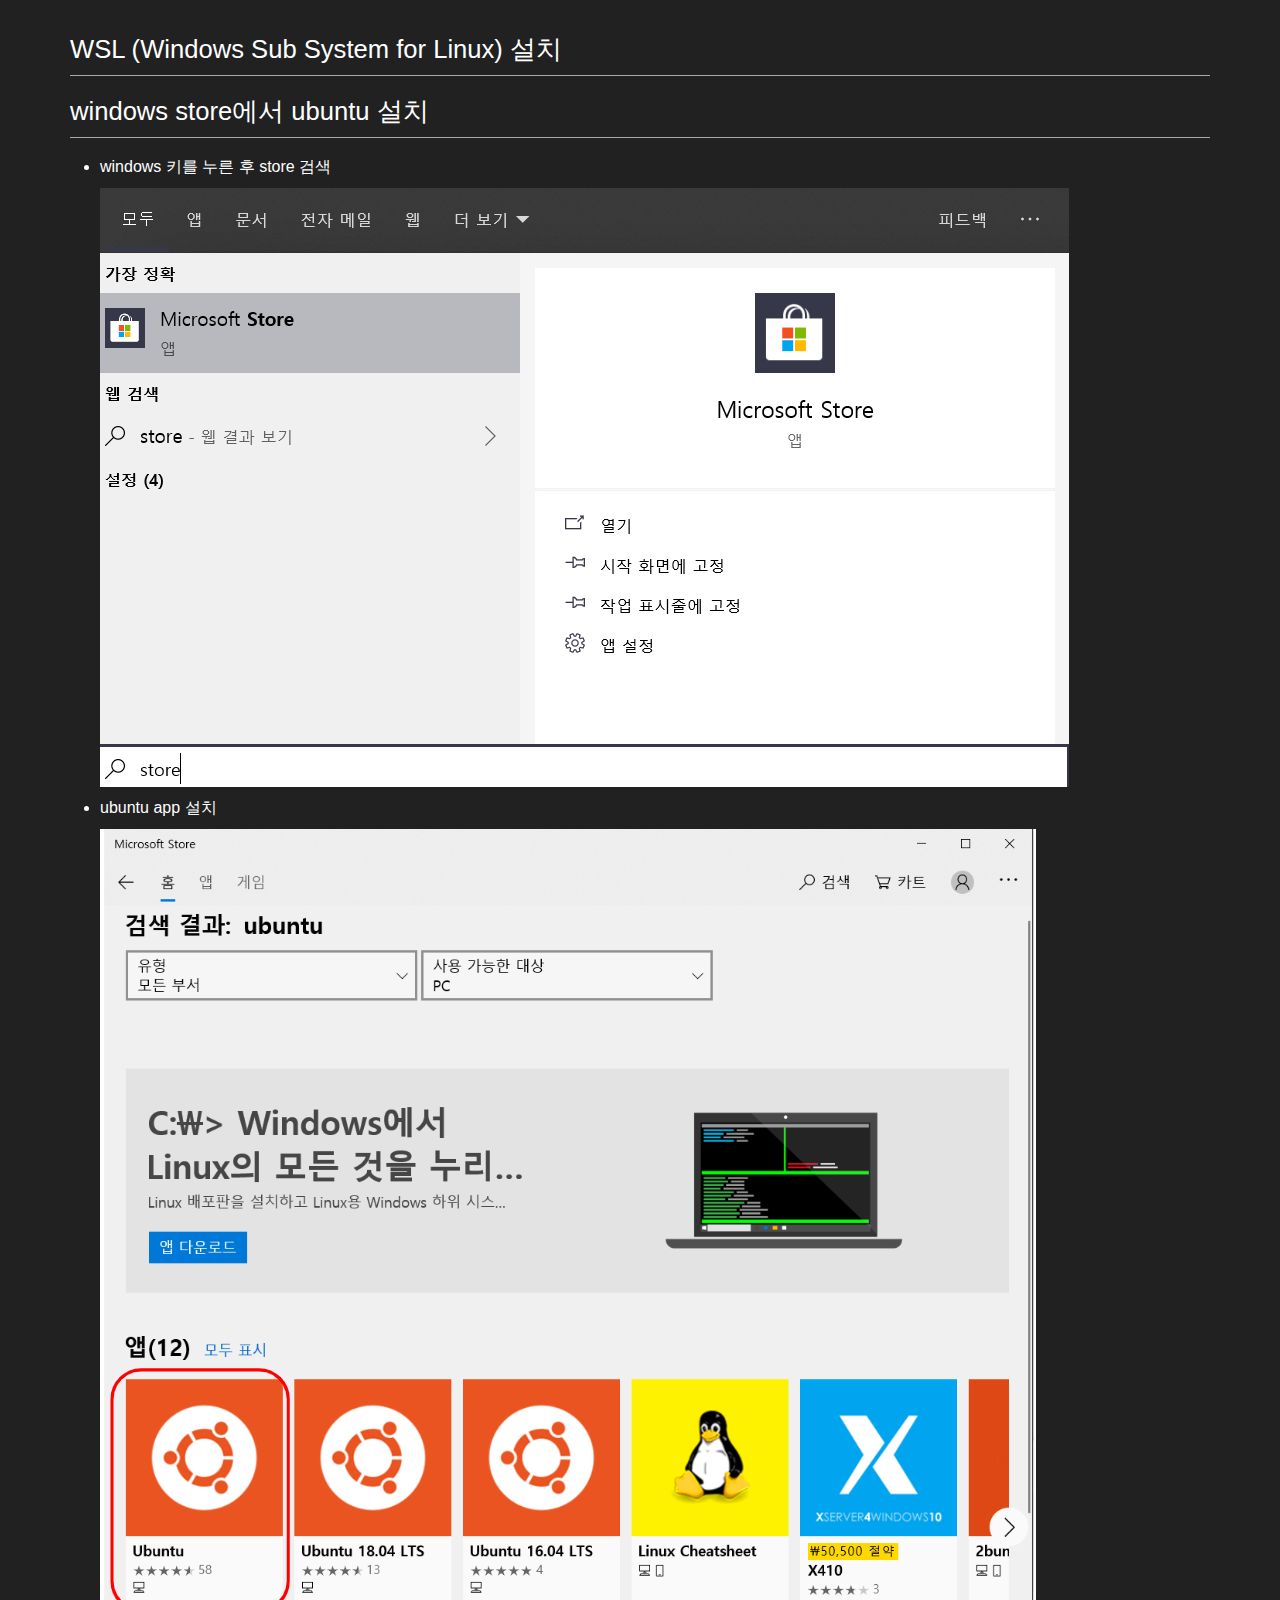
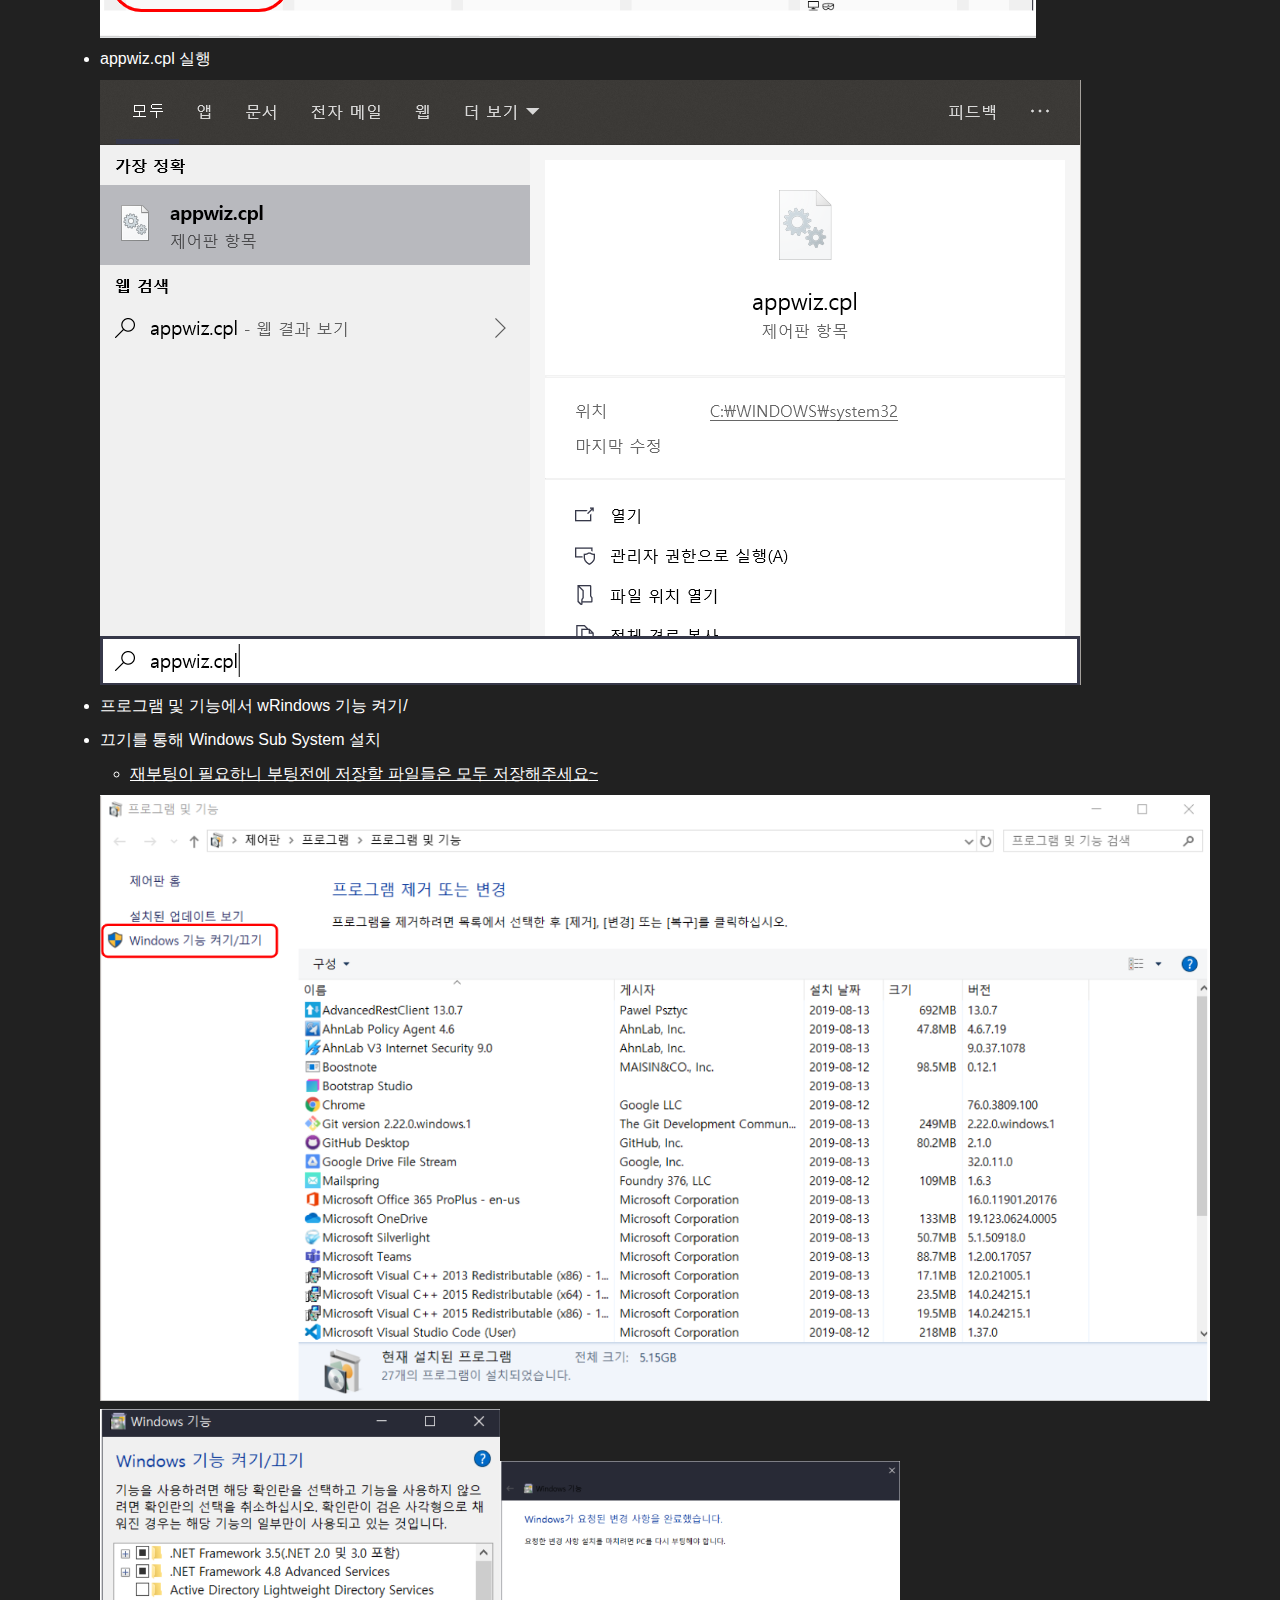
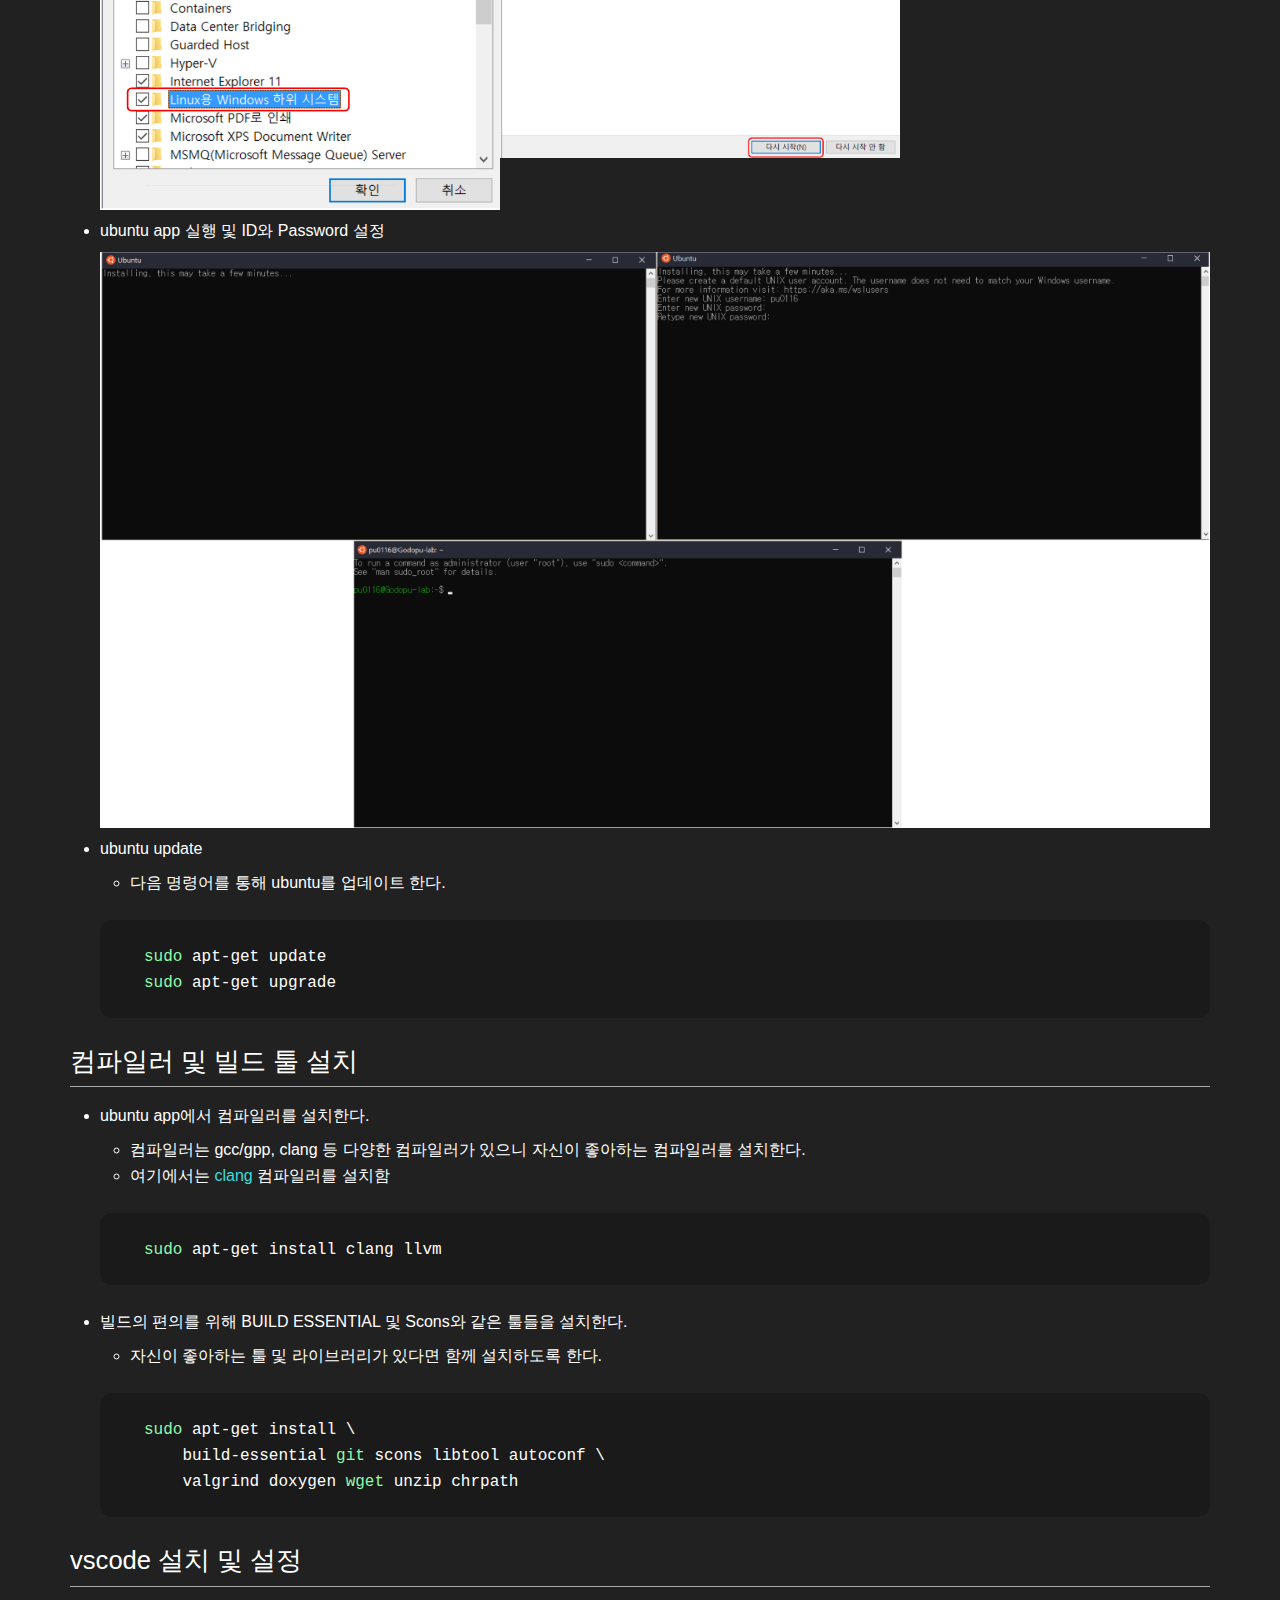
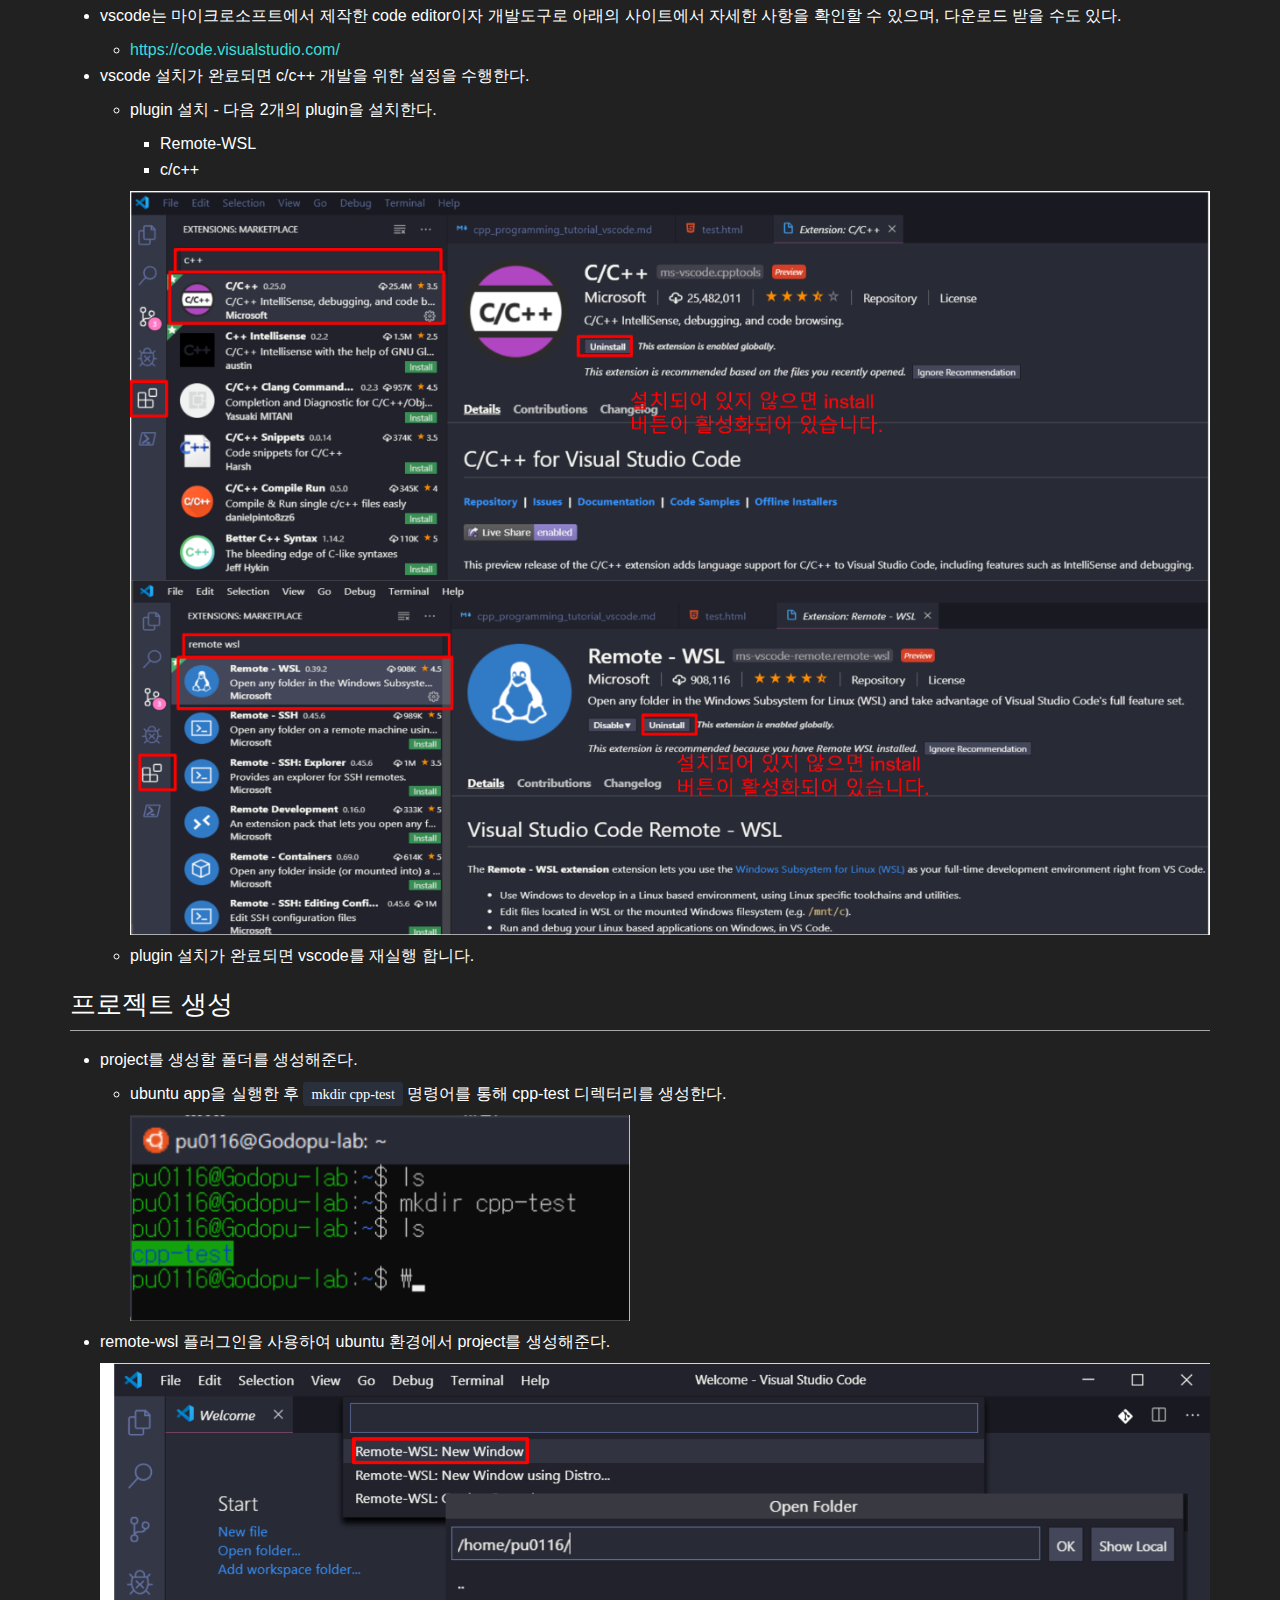
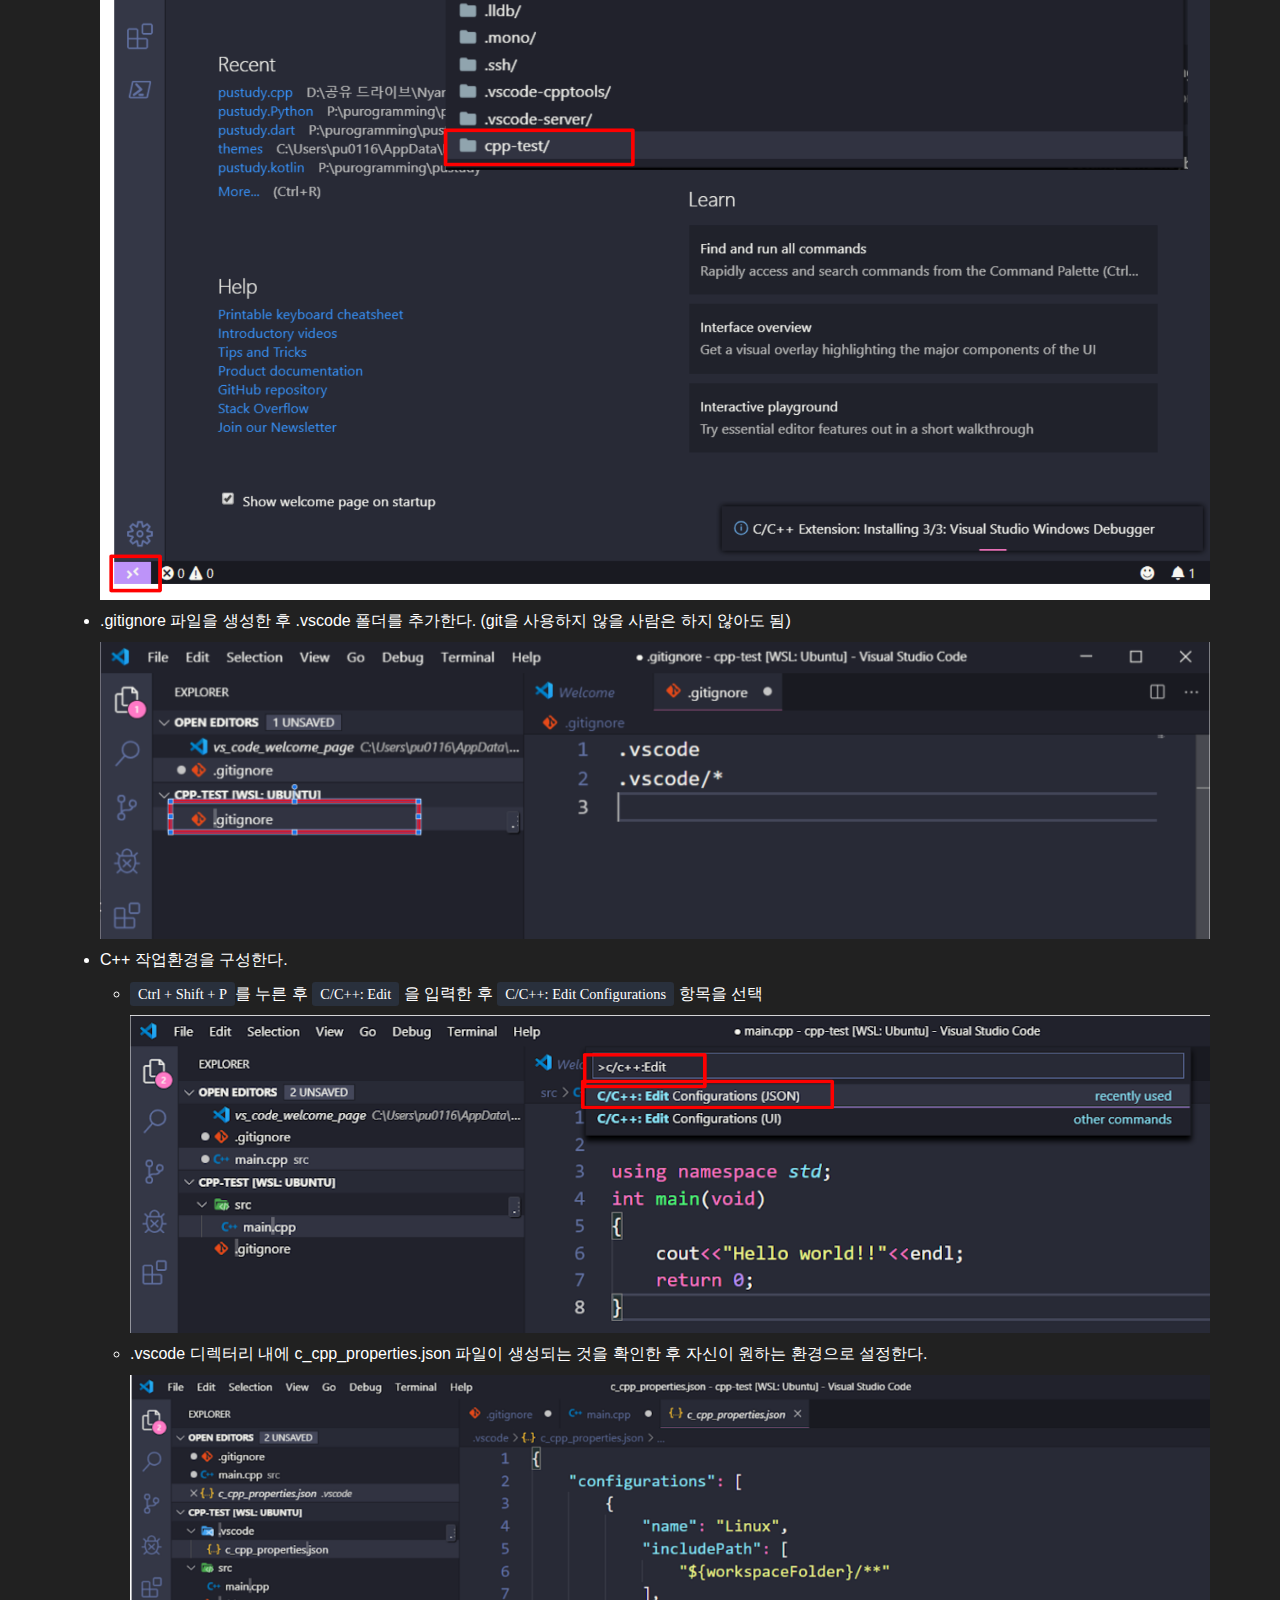
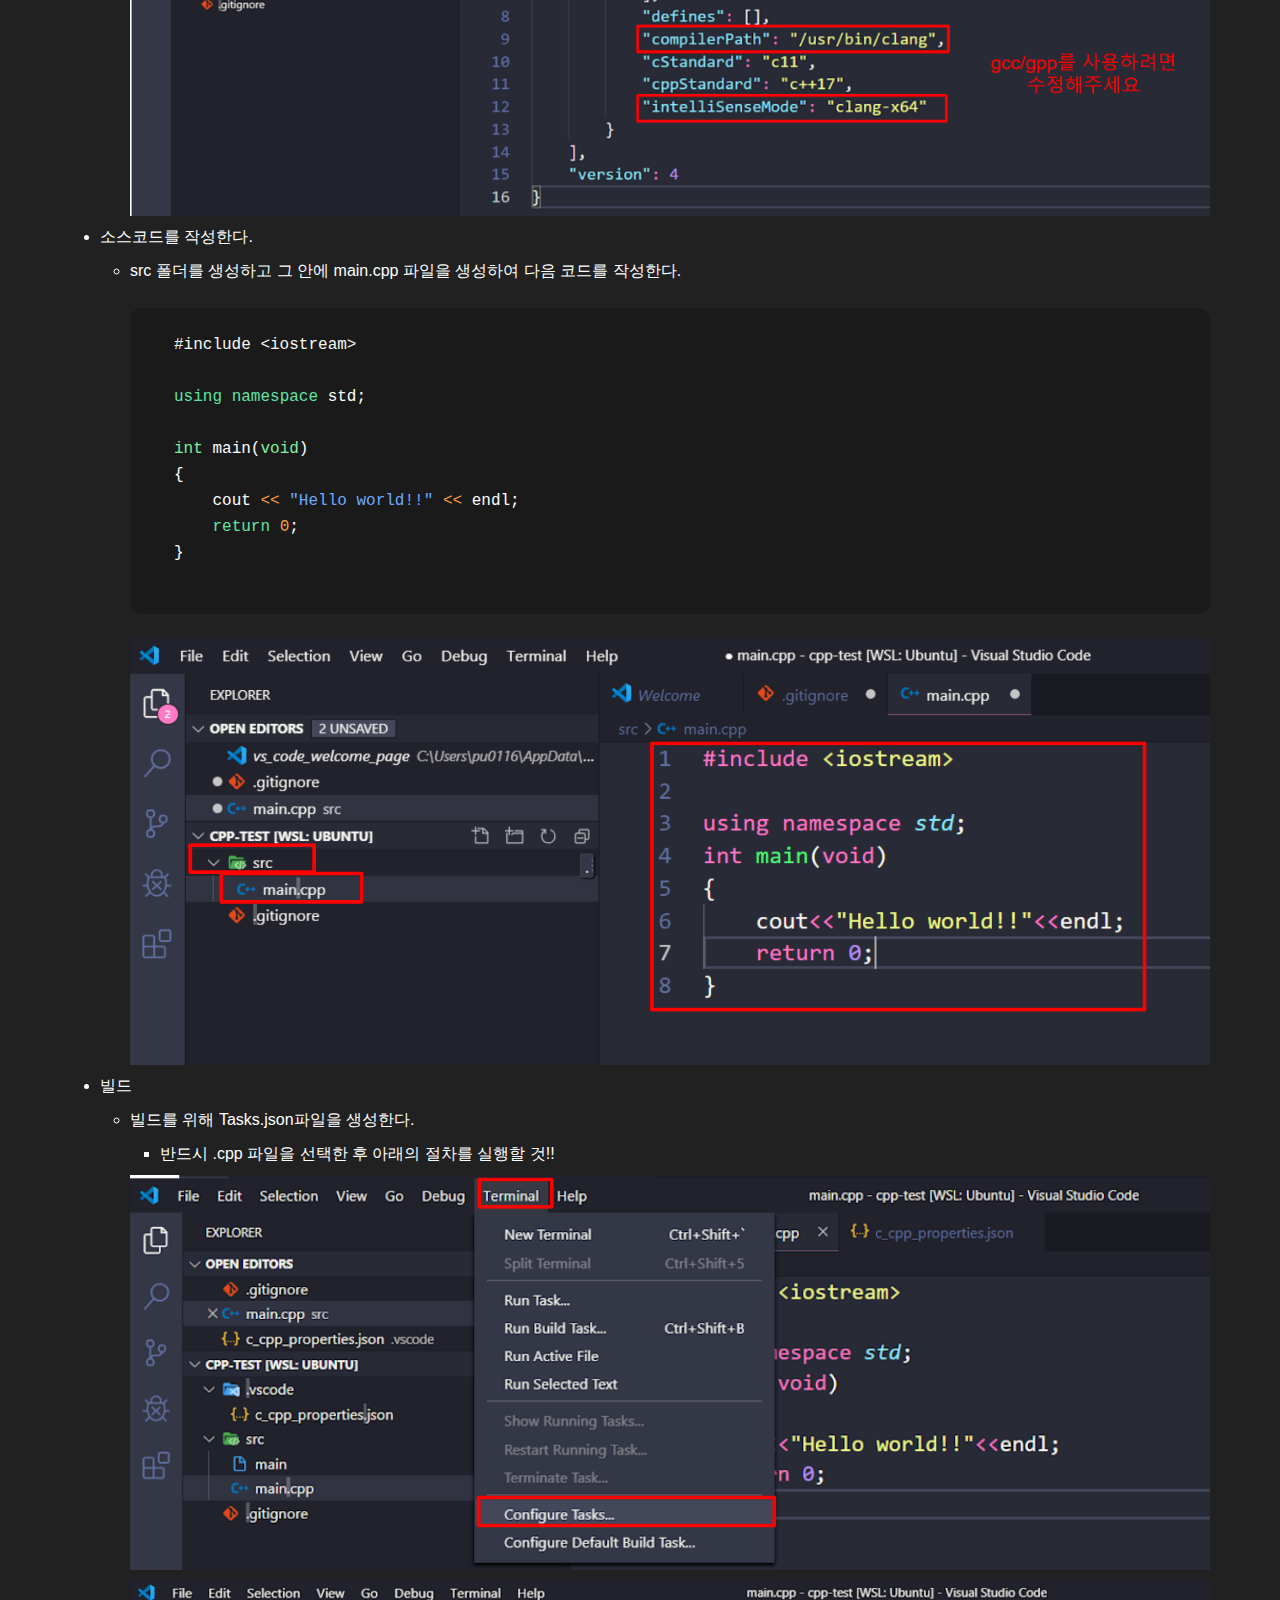
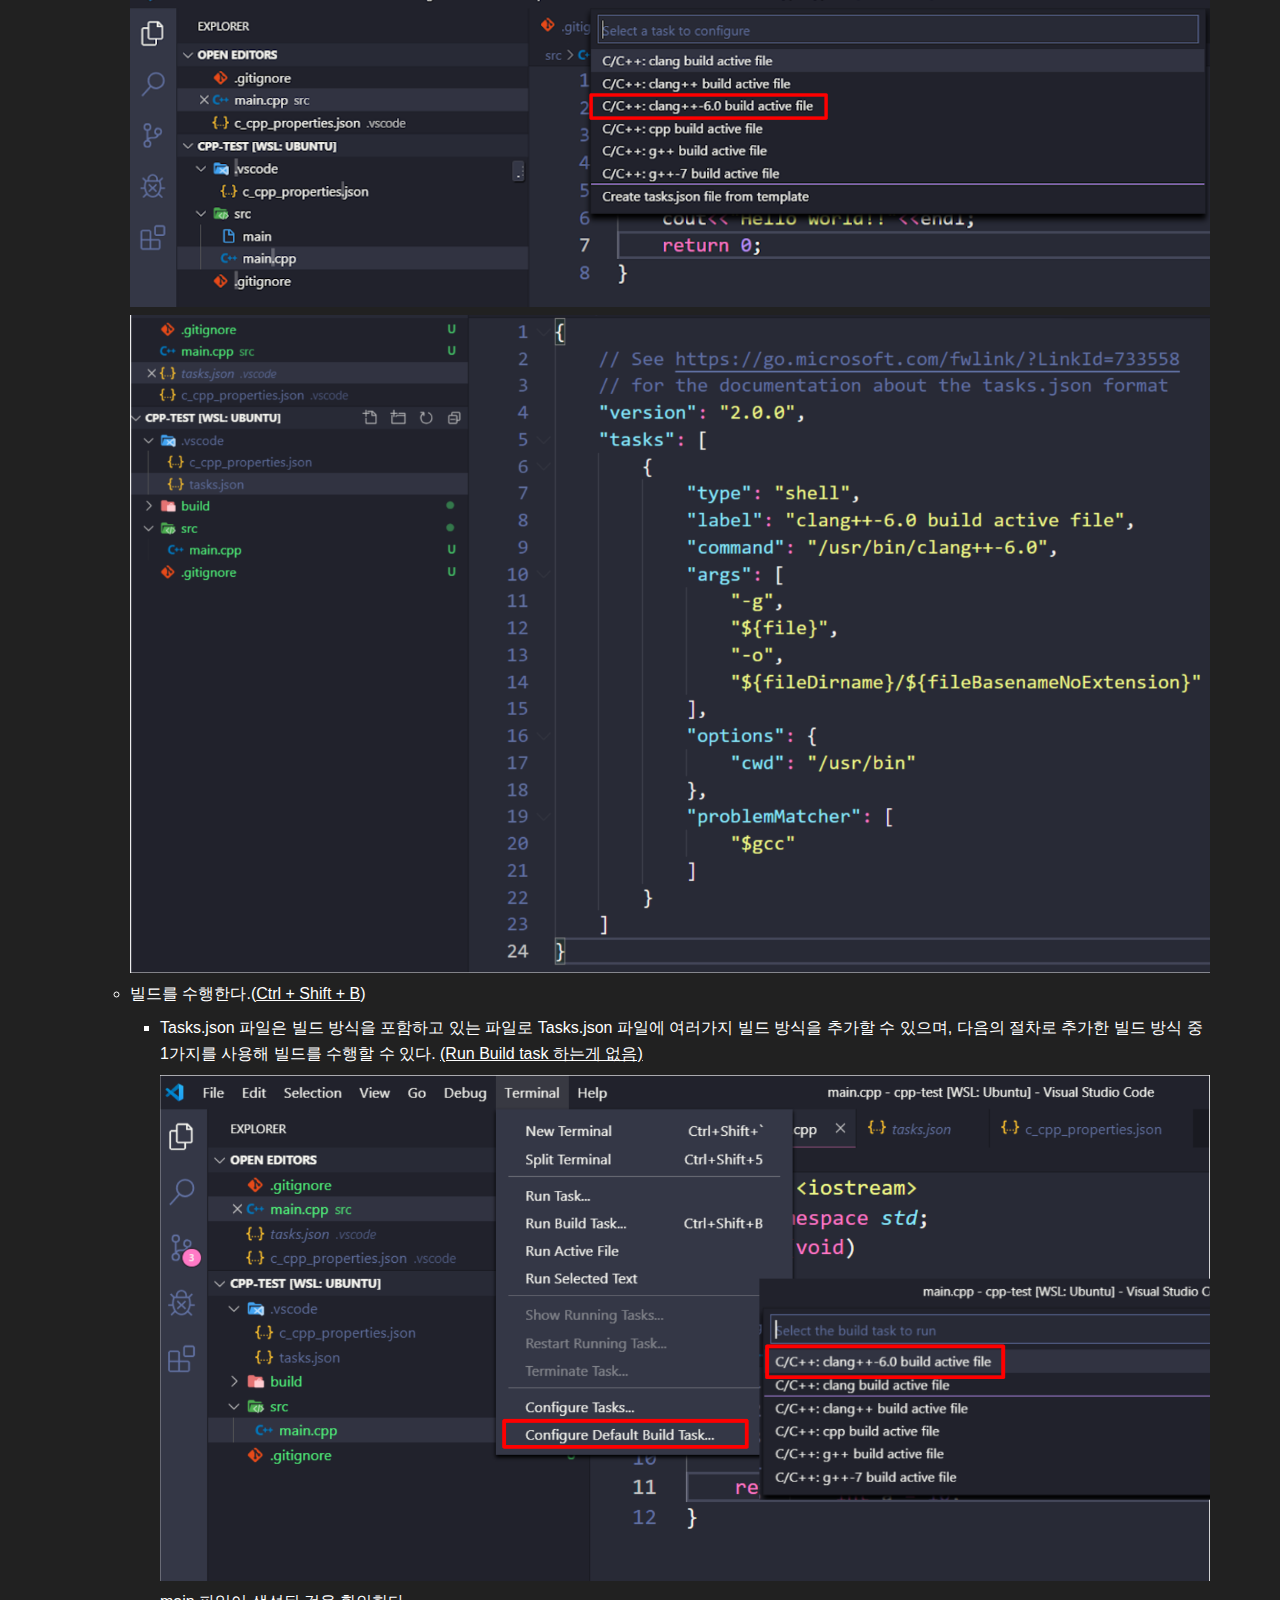
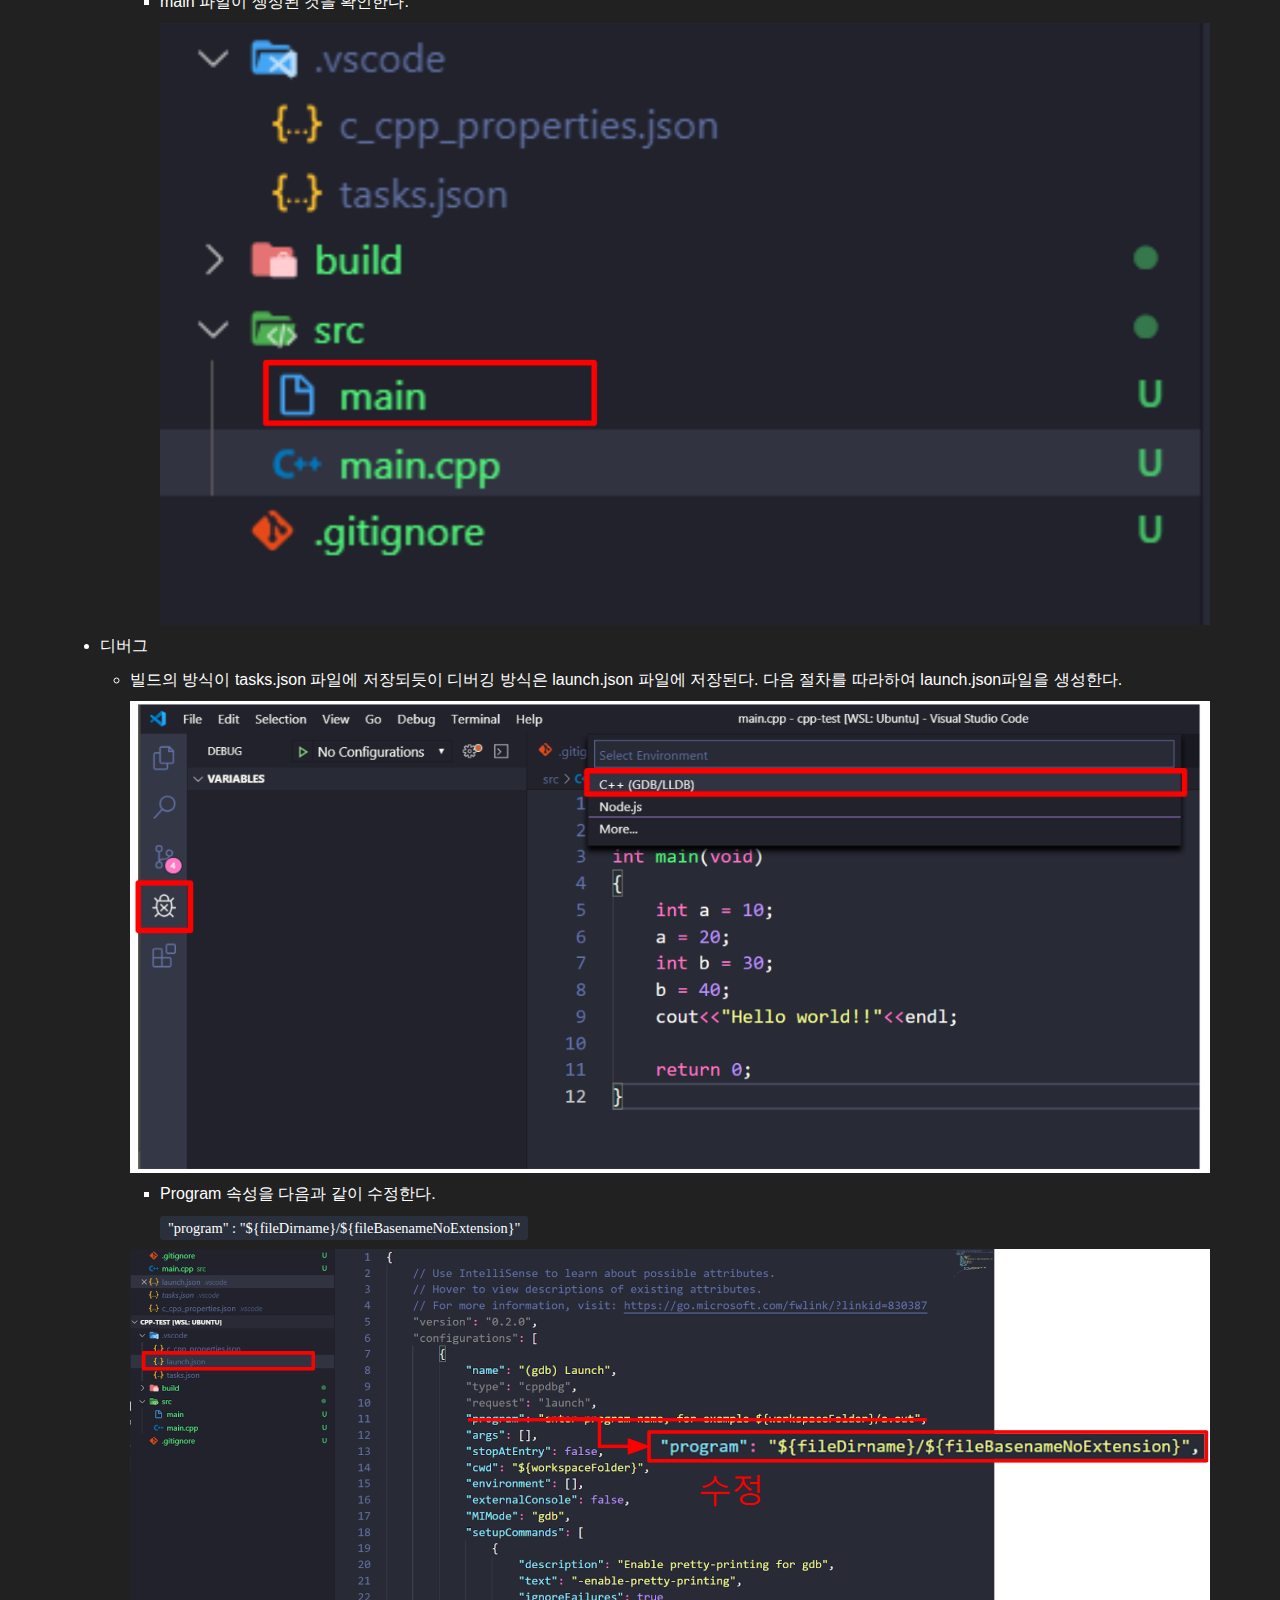
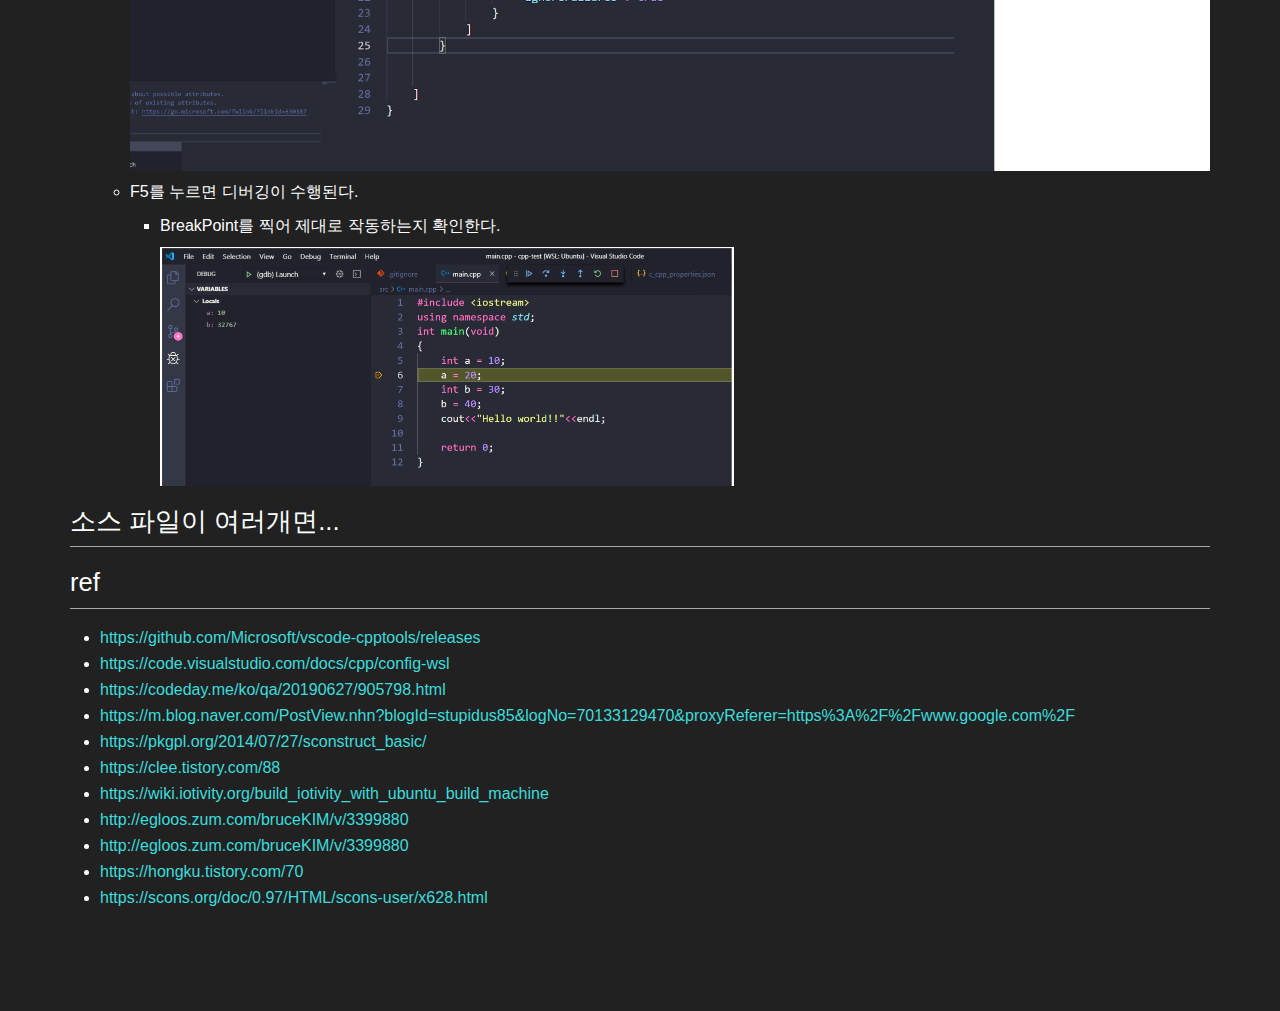
<file: docs/index.html>
<!doctype html>
<html>
<head>
<meta charset='UTF-8'><meta name='viewport' content='width=device-width initial-scale=1'>
<title>cpp_programming_tutorial_vscode</title><style type='text/css'>html {overflow-x: initial !important;}:root { --bg-color:#ffffff; --text-color:#333333; --select-text-bg-color:#B5D6FC; --select-text-font-color:auto; --monospace:"Lucida Console",Consolas,"Courier",monospace; --title-bar-height:20px; }
.mac-os-11 { --title-bar-height:28px; }
html { font-size: 14px; background-color: var(--bg-color); color: var(--text-color); font-family: "Helvetica Neue", Helvetica, Arial, sans-serif; -webkit-font-smoothing: antialiased; }
body { margin: 0px; padding: 0px; height: auto; bottom: 0px; top: 0px; left: 0px; right: 0px; font-size: 1rem; line-height: 1.42857; overflow-x: hidden; background: inherit; tab-size: 4; }
iframe { margin: auto; }
a.url { word-break: break-all; }
a:active, a:hover { outline: 0px; }
.in-text-selection, ::selection { text-shadow: none; background: var(--select-text-bg-color); color: var(--select-text-font-color); }
#write { margin: 0px auto; height: auto; width: inherit; word-break: normal; overflow-wrap: break-word; position: relative; white-space: normal; overflow-x: visible; padding-top: 36px; }
#write.first-line-indent p { text-indent: 2em; }
#write.first-line-indent li p, #write.first-line-indent p * { text-indent: 0px; }
#write.first-line-indent li { margin-left: 2em; }
.for-image #write { padding-left: 8px; padding-right: 8px; }
body.typora-export { padding-left: 30px; padding-right: 30px; }
.typora-export .footnote-line, .typora-export li, .typora-export p { white-space: pre-wrap; }
.typora-export .task-list-item input { pointer-events: none; }
@media screen and (max-width: 500px) {
  body.typora-export { padding-left: 0px; padding-right: 0px; }
  #write { padding-left: 20px; padding-right: 20px; }
  .CodeMirror-sizer { margin-left: 0px !important; }
  .CodeMirror-gutters { display: none !important; }
}
#write li > figure:last-child { margin-bottom: 0.5rem; }
#write ol, #write ul { position: relative; }
img { max-width: 100%; vertical-align: middle; image-orientation: from-image; }
button, input, select, textarea { color: inherit; font: inherit; }
input[type="checkbox"], input[type="radio"] { line-height: normal; padding: 0px; }
*, ::after, ::before { box-sizing: border-box; }
#write h1, #write h2, #write h3, #write h4, #write h5, #write h6, #write p, #write pre { width: inherit; }
#write h1, #write h2, #write h3, #write h4, #write h5, #write h6, #write p { position: relative; }
p { line-height: inherit; }
h1, h2, h3, h4, h5, h6 { break-after: avoid-page; break-inside: avoid; orphans: 4; }
p { orphans: 4; }
h1 { font-size: 2rem; }
h2 { font-size: 1.8rem; }
h3 { font-size: 1.6rem; }
h4 { font-size: 1.4rem; }
h5 { font-size: 1.2rem; }
h6 { font-size: 1rem; }
.md-math-block, .md-rawblock, h1, h2, h3, h4, h5, h6, p { margin-top: 1rem; margin-bottom: 1rem; }
.hidden { display: none; }
.md-blockmeta { color: rgb(204, 204, 204); font-weight: 700; font-style: italic; }
a { cursor: pointer; }
sup.md-footnote { padding: 2px 4px; background-color: rgba(238, 238, 238, 0.7); color: rgb(85, 85, 85); border-radius: 4px; cursor: pointer; }
sup.md-footnote a, sup.md-footnote a:hover { color: inherit; text-transform: inherit; text-decoration: inherit; }
#write input[type="checkbox"] { cursor: pointer; width: inherit; height: inherit; }
figure { overflow-x: auto; margin: 1.2em 0px; max-width: calc(100% + 16px); padding: 0px; }
figure > table { margin: 0px; }
tr { break-inside: avoid; break-after: auto; }
thead { display: table-header-group; }
table { border-collapse: collapse; border-spacing: 0px; width: 100%; overflow: auto; break-inside: auto; text-align: left; }
table.md-table td { min-width: 32px; }
.CodeMirror-gutters { border-right: 0px; background-color: inherit; }
.CodeMirror-linenumber { user-select: none; }
.CodeMirror { text-align: left; }
.CodeMirror-placeholder { opacity: 0.3; }
.CodeMirror pre { padding: 0px 4px; }
.CodeMirror-lines { padding: 0px; }
div.hr:focus { cursor: none; }
#write pre { white-space: pre-wrap; }
#write.fences-no-line-wrapping pre { white-space: pre; }
#write pre.ty-contain-cm { white-space: normal; }
.CodeMirror-gutters { margin-right: 4px; }
.md-fences { font-size: 0.9rem; display: block; break-inside: avoid; text-align: left; overflow: visible; white-space: pre; background: inherit; position: relative !important; }
.md-diagram-panel { width: 100%; margin-top: 10px; text-align: center; padding-top: 0px; padding-bottom: 8px; overflow-x: auto; }
#write .md-fences.mock-cm { white-space: pre-wrap; }
.md-fences.md-fences-with-lineno { padding-left: 0px; }
#write.fences-no-line-wrapping .md-fences.mock-cm { white-space: pre; overflow-x: auto; }
.md-fences.mock-cm.md-fences-with-lineno { padding-left: 8px; }
.CodeMirror-line, twitterwidget { break-inside: avoid; }
.footnotes { opacity: 0.8; font-size: 0.9rem; margin-top: 1em; margin-bottom: 1em; }
.footnotes + .footnotes { margin-top: 0px; }
.md-reset { margin: 0px; padding: 0px; border: 0px; outline: 0px; vertical-align: top; background: 0px 0px; text-decoration: none; text-shadow: none; float: none; position: static; width: auto; height: auto; white-space: nowrap; cursor: inherit; -webkit-tap-highlight-color: transparent; line-height: normal; font-weight: 400; text-align: left; box-sizing: content-box; direction: ltr; }
li div { padding-top: 0px; }
blockquote { margin: 1rem 0px; }
li .mathjax-block, li p { margin: 0.5rem 0px; }
li blockquote { margin: 1rem 0px; }
li { margin: 0px; position: relative; }
blockquote > :last-child { margin-bottom: 0px; }
blockquote > :first-child, li > :first-child { margin-top: 0px; }
.footnotes-area { color: rgb(136, 136, 136); margin-top: 0.714rem; padding-bottom: 0.143rem; white-space: normal; }
#write .footnote-line { white-space: pre-wrap; }
@media print {
  body, html { border: 1px solid transparent; height: 99%; break-after: avoid; break-before: avoid; font-variant-ligatures: no-common-ligatures; }
  #write { margin-top: 0px; padding-top: 0px; border-color: transparent !important; }
  .typora-export * { -webkit-print-color-adjust: exact; }
  .typora-export #write { break-after: avoid; }
  .typora-export #write::after { height: 0px; }
  .is-mac table { break-inside: avoid; }
}
.footnote-line { margin-top: 0.714em; font-size: 0.7em; }
a img, img a { cursor: pointer; }
pre.md-meta-block { font-size: 0.8rem; min-height: 0.8rem; white-space: pre-wrap; background: rgb(204, 204, 204); display: block; overflow-x: hidden; }
p > .md-image:only-child:not(.md-img-error) img, p > img:only-child { display: block; margin: auto; }
#write.first-line-indent p > .md-image:only-child:not(.md-img-error) img { left: -2em; position: relative; }
p > .md-image:only-child { display: inline-block; width: 100%; }
#write .MathJax_Display { margin: 0.8em 0px 0px; }
.md-math-block { width: 100%; }
.md-math-block:not(:empty)::after { display: none; }
.MathJax_ref { fill: currentcolor; }
[contenteditable="true"]:active, [contenteditable="true"]:focus, [contenteditable="false"]:active, [contenteditable="false"]:focus { outline: 0px; box-shadow: none; }
.md-task-list-item { position: relative; list-style-type: none; }
.task-list-item.md-task-list-item { padding-left: 0px; }
.md-task-list-item > input { position: absolute; top: 0px; left: 0px; margin-left: -1.2em; margin-top: calc(1em - 10px); border: none; }
.math { font-size: 1rem; }
.md-toc { min-height: 3.58rem; position: relative; font-size: 0.9rem; border-radius: 10px; }
.md-toc-content { position: relative; margin-left: 0px; }
.md-toc-content::after, .md-toc::after { display: none; }
.md-toc-item { display: block; color: rgb(65, 131, 196); }
.md-toc-item a { text-decoration: none; }
.md-toc-inner:hover { text-decoration: underline; }
.md-toc-inner { display: inline-block; cursor: pointer; }
.md-toc-h1 .md-toc-inner { margin-left: 0px; font-weight: 700; }
.md-toc-h2 .md-toc-inner { margin-left: 2em; }
.md-toc-h3 .md-toc-inner { margin-left: 4em; }
.md-toc-h4 .md-toc-inner { margin-left: 6em; }
.md-toc-h5 .md-toc-inner { margin-left: 8em; }
.md-toc-h6 .md-toc-inner { margin-left: 10em; }
@media screen and (max-width: 48em) {
  .md-toc-h3 .md-toc-inner { margin-left: 3.5em; }
  .md-toc-h4 .md-toc-inner { margin-left: 5em; }
  .md-toc-h5 .md-toc-inner { margin-left: 6.5em; }
  .md-toc-h6 .md-toc-inner { margin-left: 8em; }
}
a.md-toc-inner { font-size: inherit; font-style: inherit; font-weight: inherit; line-height: inherit; }
.footnote-line a:not(.reversefootnote) { color: inherit; }
.md-attr { display: none; }
.md-fn-count::after { content: "."; }
code, pre, samp, tt { font-family: var(--monospace); }
kbd { margin: 0px 0.1em; padding: 0.1em 0.6em; font-size: 0.8em; color: rgb(36, 39, 41); background: rgb(255, 255, 255); border: 1px solid rgb(173, 179, 185); border-radius: 3px; box-shadow: rgba(12, 13, 14, 0.2) 0px 1px 0px, rgb(255, 255, 255) 0px 0px 0px 2px inset; white-space: nowrap; vertical-align: middle; }
.md-comment { color: rgb(162, 127, 3); opacity: 0.8; font-family: var(--monospace); }
code { text-align: left; vertical-align: initial; }
a.md-print-anchor { white-space: pre !important; border-width: initial !important; border-style: none !important; border-color: initial !important; display: inline-block !important; position: absolute !important; width: 1px !important; right: 0px !important; outline: 0px !important; background: 0px 0px !important; text-decoration: initial !important; text-shadow: initial !important; }
.md-inline-math .MathJax_SVG .noError { display: none !important; }
.html-for-mac .inline-math-svg .MathJax_SVG { vertical-align: 0.2px; }
.md-math-block .MathJax_SVG_Display { text-align: center; margin: 0px; position: relative; text-indent: 0px; max-width: none; max-height: none; min-height: 0px; min-width: 100%; width: auto; overflow-y: hidden; display: block !important; }
.MathJax_SVG_Display, .md-inline-math .MathJax_SVG_Display { width: auto; margin: inherit; display: inline-block !important; }
.MathJax_SVG .MJX-monospace { font-family: var(--monospace); }
.MathJax_SVG .MJX-sans-serif { font-family: sans-serif; }
.MathJax_SVG { display: inline; font-style: normal; font-weight: 400; line-height: normal; zoom: 90%; text-indent: 0px; text-align: left; text-transform: none; letter-spacing: normal; word-spacing: normal; overflow-wrap: normal; white-space: nowrap; float: none; direction: ltr; max-width: none; max-height: none; min-width: 0px; min-height: 0px; border: 0px; padding: 0px; margin: 0px; }
.MathJax_SVG * { transition: none 0s ease 0s; }
.MathJax_SVG_Display svg { vertical-align: middle !important; margin-bottom: 0px !important; margin-top: 0px !important; }
.os-windows.monocolor-emoji .md-emoji { font-family: "Segoe UI Symbol", sans-serif; }
.md-diagram-panel > svg { max-width: 100%; }
[lang="flow"] svg, [lang="mermaid"] svg { max-width: 100%; height: auto; }
[lang="mermaid"] .node text { font-size: 1rem; }
table tr th { border-bottom: 0px; }
video { max-width: 100%; display: block; margin: 0px auto; }
iframe { max-width: 100%; width: 100%; border: none; }
.highlight td, .highlight tr { border: 0px; }
mark { background: rgb(255, 255, 0); color: rgb(0, 0, 0); }
.md-html-inline .md-plain, .md-html-inline strong, mark .md-inline-math, mark strong { color: inherit; }
mark .md-meta { color: rgb(0, 0, 0); opacity: 0.3 !important; }
@media print {
  .typora-export h1, .typora-export h2, .typora-export h3, .typora-export h4, .typora-export h5, .typora-export h6 { break-inside: avoid; }
}
.md-diagram-panel .messageText { stroke: none !important; }
.md-diagram-panel .start-state { fill: var(--node-fill); }
.md-diagram-panel .edgeLabel rect { opacity: 1 !important; }
.md-require-zoom-fix foreignobject { font-size: var(--mermaid-font-zoom); }


.CodeMirror { height: auto; }
.CodeMirror.cm-s-inner { background: inherit; }
.CodeMirror-scroll { overflow: auto hidden; z-index: 3; }
.CodeMirror-gutter-filler, .CodeMirror-scrollbar-filler { background-color: rgb(255, 255, 255); }
.CodeMirror-gutters { border-right: 1px solid rgb(221, 221, 221); background: inherit; white-space: nowrap; }
.CodeMirror-linenumber { padding: 0px 3px 0px 5px; text-align: right; color: rgb(153, 153, 153); }
.cm-s-inner .cm-keyword { color: rgb(119, 0, 136); }
.cm-s-inner .cm-atom, .cm-s-inner.cm-atom { color: rgb(34, 17, 153); }
.cm-s-inner .cm-number { color: rgb(17, 102, 68); }
.cm-s-inner .cm-def { color: rgb(0, 0, 255); }
.cm-s-inner .cm-variable { color: rgb(0, 0, 0); }
.cm-s-inner .cm-variable-2 { color: rgb(0, 85, 170); }
.cm-s-inner .cm-variable-3 { color: rgb(0, 136, 85); }
.cm-s-inner .cm-string { color: rgb(170, 17, 17); }
.cm-s-inner .cm-property { color: rgb(0, 0, 0); }
.cm-s-inner .cm-operator { color: rgb(152, 26, 26); }
.cm-s-inner .cm-comment, .cm-s-inner.cm-comment { color: rgb(170, 85, 0); }
.cm-s-inner .cm-string-2 { color: rgb(255, 85, 0); }
.cm-s-inner .cm-meta { color: rgb(85, 85, 85); }
.cm-s-inner .cm-qualifier { color: rgb(85, 85, 85); }
.cm-s-inner .cm-builtin { color: rgb(51, 0, 170); }
.cm-s-inner .cm-bracket { color: rgb(153, 153, 119); }
.cm-s-inner .cm-tag { color: rgb(17, 119, 0); }
.cm-s-inner .cm-attribute { color: rgb(0, 0, 204); }
.cm-s-inner .cm-header, .cm-s-inner.cm-header { color: rgb(0, 0, 255); }
.cm-s-inner .cm-quote, .cm-s-inner.cm-quote { color: rgb(0, 153, 0); }
.cm-s-inner .cm-hr, .cm-s-inner.cm-hr { color: rgb(153, 153, 153); }
.cm-s-inner .cm-link, .cm-s-inner.cm-link { color: rgb(0, 0, 204); }
.cm-negative { color: rgb(221, 68, 68); }
.cm-positive { color: rgb(34, 153, 34); }
.cm-header, .cm-strong { font-weight: 700; }
.cm-del { text-decoration: line-through; }
.cm-em { font-style: italic; }
.cm-link { text-decoration: underline; }
.cm-error { color: red; }
.cm-invalidchar { color: red; }
.cm-constant { color: rgb(38, 139, 210); }
.cm-defined { color: rgb(181, 137, 0); }
div.CodeMirror span.CodeMirror-matchingbracket { color: rgb(0, 255, 0); }
div.CodeMirror span.CodeMirror-nonmatchingbracket { color: rgb(255, 34, 34); }
.cm-s-inner .CodeMirror-activeline-background { background: inherit; }
.CodeMirror { position: relative; overflow: hidden; }
.CodeMirror-scroll { height: 100%; outline: 0px; position: relative; box-sizing: content-box; background: inherit; }
.CodeMirror-sizer { position: relative; }
.CodeMirror-gutter-filler, .CodeMirror-hscrollbar, .CodeMirror-scrollbar-filler, .CodeMirror-vscrollbar { position: absolute; z-index: 6; display: none; }
.CodeMirror-vscrollbar { right: 0px; top: 0px; overflow: hidden; }
.CodeMirror-hscrollbar { bottom: 0px; left: 0px; overflow: hidden; }
.CodeMirror-scrollbar-filler { right: 0px; bottom: 0px; }
.CodeMirror-gutter-filler { left: 0px; bottom: 0px; }
.CodeMirror-gutters { position: absolute; left: 0px; top: 0px; padding-bottom: 30px; z-index: 3; }
.CodeMirror-gutter { white-space: normal; height: 100%; box-sizing: content-box; padding-bottom: 30px; margin-bottom: -32px; display: inline-block; }
.CodeMirror-gutter-wrapper { position: absolute; z-index: 4; background: 0px 0px !important; border: none !important; }
.CodeMirror-gutter-background { position: absolute; top: 0px; bottom: 0px; z-index: 4; }
.CodeMirror-gutter-elt { position: absolute; cursor: default; z-index: 4; }
.CodeMirror-lines { cursor: text; }
.CodeMirror pre { border-radius: 0px; border-width: 0px; background: 0px 0px; font-family: inherit; font-size: inherit; margin: 0px; white-space: pre; overflow-wrap: normal; color: inherit; z-index: 2; position: relative; overflow: visible; }
.CodeMirror-wrap pre { overflow-wrap: break-word; white-space: pre-wrap; word-break: normal; }
.CodeMirror-code pre { border-right: 30px solid transparent; width: fit-content; }
.CodeMirror-wrap .CodeMirror-code pre { border-right: none; width: auto; }
.CodeMirror-linebackground { position: absolute; left: 0px; right: 0px; top: 0px; bottom: 0px; z-index: 0; }
.CodeMirror-linewidget { position: relative; z-index: 2; overflow: auto; }
.CodeMirror-wrap .CodeMirror-scroll { overflow-x: hidden; }
.CodeMirror-measure { position: absolute; width: 100%; height: 0px; overflow: hidden; visibility: hidden; }
.CodeMirror-measure pre { position: static; }
.CodeMirror div.CodeMirror-cursor { position: absolute; visibility: hidden; border-right: none; width: 0px; }
.CodeMirror div.CodeMirror-cursor { visibility: hidden; }
.CodeMirror-focused div.CodeMirror-cursor { visibility: inherit; }
.cm-searching { background: rgba(255, 255, 0, 0.4); }
@media print {
  .CodeMirror div.CodeMirror-cursor { visibility: hidden; }
}


/* roboto-300 - latin */
/* roboto-300italic - latin */
/* roboto-regular - latin */
/* roboto-italic - latin */
/* roboto-500 - latin */
/* roboto-500italic - latin */
/* roboto-700 - latin */
/* roboto-700italic - latin */
/* roboto-900 - latin */
/* roboto-900italic - latin */
/* sorucecodepro-400 - latin */
@font-face {
     font-family: 'Source Code Pro';
     font-style: normal;
     font-weight: 400;
     src: local('Source Code Pro'), local('SourceCodePro-Regular'),
     url('file:///C://Users//pu0116//AppData//Roaming//Typora/themes/godopu-dark/SourceCodePro-Regular.ttf') format('truetype');
}@import "";

/*by H16nning*/

:root {
	--bg-color: #212121;
	--side-bar-bg-color: #1a1a1a;
	--control-text-color: #e6ecf1;
	--primary-color: rgb(60, 220, 220);
	/* --primary-color: red; */
	--primary-btn-border-color: #3884ff;
	--active-file-bg-color: #5d6574;
	--active-file-text-color: inherit;
	--active-file-border-color: #3884ff;
	--item-hover-text-color: #8092af;
	--item-hover-bg-color: #29303c;
	--window-border: 0px solid #212121;
	/* --window-border: 1px solid red; */
	--select-text-font-color: #e6ecf1;
	--select-text-bg-color: #3277e5;

	--md-char-color: #8092af;
	--heading-char-color: #8092af;
	--meta-content-color: #3783ff;

	--borders: #1a1a1a;
	--table-border-color: #353c49;
	--boxes: #29303c;
	--boxes-darker: #424b5a;
	--boxes-darker2: #485364;
	--boxes-darkest: #5b697e;
	--drag-placeholder-color: #424b5a;

	--mds: #183055;
	--text-color: #e6ecf1;
	--heading-text-color: white;
	--light-text-color: #5b697e;
	--light-text-color-brighter: #768292;
	--codeboxes: white;
	--rawblock-edit-panel-bd: transparent;

	--primary-color-white: #5272a7;
	--primary-color-white-darker: #5a83c5;
	--primary-color-darker: #1f65d6;
	--focus-ring-color: #3783ff;

	--danger-color: rgb(255, 70, 66);
	--font-family: "Roboto", sans-serif;
	--code-font-family: "Source Code Pro";
	--monospace: "Source Code Pro";
}

html,
.form-control,
.modal {
	font-size: 16px;
}

body {
	background: var(--bg-color);
	font-family: var(--font-family);
	font-weight: 400;
	color: white;
	line-height: 1.625rem;
	height: 100%;
}

#write {
	max-width: 75rem;
	margin: 0 auto;
	padding: 30px;
	padding-bottom: 100px;
	position: static;
	width: 100%;
}

#write > ul:first-child,
#write > ol:first-child {
	margin-top: 30px;
}

a {
	color: var(--primary-color);
	text-decoration: none !important;
	transition-duration: 0.2s;
	transition-property: color;
}

a:hover {
	color: var(--primary-color-darker);
}

.ty-preferences a {
	color: var(--primary-color);
}

h1,
h2,
h3,
h4,
h5,
h6 {
	position: relative;
	color: var(--heading-text-color);
	cursor: text;
}

h1:hover a.anchor,
h2:hover a.anchor,
h3:hover a.anchor,
h4:hover a.anchor,
h5:hover a.anchor,
h6:hover a.anchor {
	text-decoration: none;
}

h1 tt,
h1 code {
	font-size: inherit;
}

h2 tt,
h2 code {
	font-size: inherit;
}

h3 tt,
h3 code {
	font-size: inherit;
}

h4 tt,
h4 code {
	font-size: inherit;
}

h5 tt,
h5 code {
	font-size: inherit;
}

h6 tt,
h6 code {
	font-size: inherit;
}

h1 {
	font-size: 1.6rem;
	font-weight: 500;
	line-height: 1.5;
	margin-top: 1rem;
	margin-bottom: 1rem;
	padding-bottom: 0.4rem;
	border-bottom: solid 1px darkgray;
}

h2 {
	font-size: 1.4rem;
	font-weight: 700;
	line-height: 1.5;
	margin-top: 0.8rem;
	margin-bottom: 0.5rem;
}

h3 {
	font-size: 1.2rem;
	font-weight: 700;
	line-height: 1.5;
	margin-top: 0.6rem;
	margin-bottom: 0.5rem;
}

h4 {
	font-size: 1.2rem;
	font-weight: 700;
	line-height: 1.5;
	margin-top: 0.5rem;
	margin-bottom: 0.5rem;
	margin-left: 0.5rem;
}

h5 {
	font-size: 1.1rem;
	font-weight: 700;
	line-height: 1.5;
	margin-top: 0.5rem;
	margin-bottom: 0.5rem;
	margin-left: 1rem;
}

h6 {
	font-size: 1rem;
	font-weight: 700;
	line-height: 1.5;
	margin-top: 0.5rem;
	margin-bottom: 0.5rem;
	margin-left: 1.5rem;
	opacity: 0.8;
}

h4:before {
	content: "□ ";
}

h5:before {
	content: "○ ";
}

h6:before {
	content: "─ ";
}

#write > h1.md-focus:before,
#write > h2.md-focus:before,
#write > h3.md-focus:before,
#write > h4.md-focus:before,
#write > h5.md-focus:before,
#write > h6.md-focus:before {
	color: var(--light-text-color);
	border: none;
	position: absolute;
	font-size: 1rem;
	font-weight: 700;
	padding: 0px;
	line-height: 1;
}

#write > h1.md-focus:before {
	content: "h1";
	top: 0.8rem;
	left: -1.75rem;
}

#write > h2.md-focus:before {
	content: "h2";
	top: 0.6rem;
	left: -1.75rem;
}

#write > h3.md-focus:before {
	content: "h3";
	top: 0.45rem;
	left: -1.75rem;
}

#write > h4.md-focus:before {
	content: "h4";
	top: 0.4rem;
	left: -1.75rem;
}

#write > h5.md-focus:before {
	content: "h5";
	top: 0.4rem;
	left: -1.75rem;
}

#write > h6.md-focus:before {
	content: "h6";
	top: 0.2rem;
	left: -1.75rem;
}

h1:first-child,
h2:first-child,
h3:first-child,
h4:first-child,
h5:first-child,
h6:first-child,
blockquote h1,
blockquote h2,
blockquote h3,
blockquote h4,
blockquote h5,
blockquote h6 {
	margin-top: 0rem;
}

p,
blockquote,
ul,
ol,
dl {
	margin: 0.5rem 0rem 0.5rem 0rem;
}

li > ol,
li > ul {
	margin: 0 0;
}

/* hr {
    height: 2px;
    padding: 0;
    margin: 16px 0;
    background-color: var(--borders);
    border: 0 none;
    overflow: hidden;
    box-sizing: content-box;
} */

hr {
	background-color: lightgray;
	border: solid lightgray;
	border-radius: 0.5rem;
	height: 0.06cm;
	margin: 2rem 10rem;
	page-break-after: always;
}

li p.first {
	display: inline-block;
}

ul,
ol {
	padding-left: 30px;
}

ul:first-child,
ol:first-child {
	margin-top: 0;
}

ul:last-child,
ol:last-child {
	margin-bottom: 0;
}

.md-blockmeta {
	color: var(--md-char-color);
}

mark {
	background-color: rgb(56, 132, 255, 0.4);
	color: var(--text-color);
}

/*BLOCKQUOTE*/

blockquote {
	width: 100%;
	background-color: var(--borders);
	border-left: 4px solid rgb(212, 212, 212);
	border-radius: 0.3em;
	padding: 1rem;
}

blockquote blockquote {
	padding-right: 0;
}

table {
	font-size: 0.875rem;
	padding: 0;
	margin: 1.5rem 0;
	word-break: initial;
}

/*TABLE*/

table tr {
	border-top: 1px solid var(--borders);
	border-bottom: 1px solid var(--borders);
	margin: 0;
	padding: 0;
}

table tr.md-end-block {
	border-top: none;
}

table tr th {
	font-weight: bold;
	border: none;
	border-bottom: solid 2px var(--borders);
	margin: 0;
	padding: 10px 16px;
	transition-duration: 0.1s;
	transition-property: background-color;
}

table tr td {
	border: none;
	margin: 0;
	padding: 10px 16px;
	transition-duration: 0.1s;
	transition-property: background-color;
}

#write table tr td:hover,
#write table tr th:hover {
	background-color: var(--boxes);
}

table tr th:first-child,
table tr td:first-child {
	margin-top: 0;
}

table tr th:last-child,
table tr td:last-child {
	margin-bottom: 0;
}

/*OTHER TABLE THINGS*/

.ty-table-edit {
	padding: 0.3rem;
	border: solid 1px var(--borders);
	border-radius: 0.3rem;
	box-shadow: rgba(0, 0, 0, 0.2) 0px 3px 8px 0px;
	transition-duration: 0.3s;
	transition-property: opacity;
}

.ty-table-edit:active,
.ty-table-edit:focus,
.popover:active,
.popover:focus {
	box-shadow: rgba(0, 0, 0, 0.2) 0px 3px 8px 0px;
}

.popover {
	border: solid 1px var(--borders);
	box-shadow: rgba(0, 0, 0, 0.2) 0px 3px 8px 0px;
	border-radius: 0.3rem;
}

.popover .arrow {
	border-bottom-color: var(--borders);
}

.md-grid-board .md-grid-ext {
	background-color: var(--boxes);
}

.md-grid-board tr[row="1"] .md-grid-ext {
	background-color: var(--boxes-darkest);
}

.md-grid-board a.md-active,
.md-grid-board a:hover {
	background-color: var(--primary-color-white);
	border-color: var(--primary-color-white-darker);
}

#md-grid-width,
#md-grid-height {
	border-radius: 0.3rem;
	border-color: var(--borders);
	transition-duration: 0.3s;
	transition-property: border-color;
}

#md-grid-width:focus,
#md-grid-height:focus {
	border-radius: 0.3rem;
	border-color: var(--primary-color);
}

/*CODE*/

.CodeMirror {
	padding: 1rem;
	font-family: "Source Code Pro", monospace;
}

.cm-s-inner .CodeMirror-gutters {
	background-color: none;
	border-right: none;
	border-radius: 0px;
	width: 2rem;
	color: white;
	height: 100%;
	white-space: nowrap;
}

.CodeMirror.cm-s-typora-default div.CodeMirror-cursor {
	border-left: solid 2px var(--light-text-color-brighter);
}

.CodeMirror.cm-s-typora-default .CodeMirror-activeline-background {
	background-color: var(--boxes);
}

.cm-s-inner .CodeMirror-cursor {
	color: white;
	border-left: solid 1px white;
}

.cm-s-inner .CodeMirror-linenumber {
	color: white;
	opacity: 0.6;
}

.cm-s-inner .CodeMirror-line::selection,
.cm-s-inner .CodeMirror-line::-moz-selection,
.cm-s-inner .CodeMirror-line > span::selection,
.cm-s-inner .CodeMirror-line > span::-moz-selection,
.cm-s-inner .CodeMirror-line > span > span::selection,
.cm-s-inner .CodeMirror-line > span > span::-moz-selection {
	background-color: rgba(255, 255, 255, 0.1);
}

.cm-s-inner span.cm-comment {
	color: #9daab6;
}

.cm-s-inner span.cm-string,
.cm-s-inner span.cm-string-2 {
	color: #71a7ff;
}

.cm-s-inner span.cm-number {
	color: #ff9d3d;
}

.cm-s-inner span.cm-variable,
.cm-s-inner span.cm-variable-2 {
	color: white;
}

.cm-s-inner span.cm-def {
	color: white;
}

.cm-s-inner span.cm-operator {
	color: #ff9d3d;
}

.cm-s-inner span.cm-keyword {
	color: #61e3a5;
}

.cm-s-inner span.cm-atom {
	color: #bd93f9;
}

.cm-s-inner span.cm-meta {
	color: #f8f8f2;
}

.cm-s-inner span.cm-link {
	color: var(--primary-color);
}

.cm-s-inner span.cm-tag,
.cm-s-inner .cm-header {
	color: #b4f6d6;
}

.cm-s-inner span.cm-attribute {
	color: #ff9d3d;
}

.cm-s-inner span.cm-qualifier,
.cm-s-inner span.cm-type,
.cm-s-inner span.cm-variable-3 {
	color: #82ee9d;
}

.cm-s-inner span.cm-property {
	color: #ffd6ad;
}

.cm-s-inner span.cm-builtin {
	color: #8ffaaa;
}

.md-fences.md-focus .cm-s-inner .CodeMirror-activeline-background {
	background: none;
}

.cm-s-inner .CodeMirror-selected,
.cm-s-inner .CodeMirror-selectedtext {
	background-color: rgba(255, 255, 255, 0.1);
}

.cm-s-typora-default .cm-header,
.cm-s-typora-default .cm-property {
	color: var(--primary-color);
}

#typora-source span.cm-variable {
	color: var(--window-border);
}

#write .code-tooltip {
	box-shadow: rgba(0, 0, 0, 0.2) 0px 3px 8px 0px;
	border: solid 1px var(--borders);
	border-radius: 0.3rem;
	background-color: var(--bg-color);
	color: var(--text-color);
	width: 15rem;
	height: 2.5rem;
	bottom: -3rem;
	padding: 0.1875rem;
}

#write .code-tooltip .ty-input {
	border: solid 1px var(--borders);
	height: 2rem;
	line-height: 2rem;
	margin: 0rem;
	padding-left: 0.5rem !important;
	text-align: left;
	display: block;
	font-size: 0.8rem;
	font-weight: 600;
	font-family: var(--font-family);
	transition-duration: 0.3s;
	transition-property: border;
}

#write .code-tooltip .ty-input:focus {
	border-color: var(--primary-color);
}

.html-for-mac .ty-cm-lang-input:empty:after {
	left: 0.5rem;
}

.autoComplt-list li,
.fences-auto-suggest li {
	font-weight: 500;
	transition-duration: 0.3s;
	transition-property: background-color, color;
}

.autoComplt-list li.active,
.fences-auto-suggest li:hover {
	background-color: var(--boxes);
	color: var(--primary-color);
}

.md-fences,
tt {
	border-radius: 0.3rem;
	color: #ffffff;
	padding: 1.5rem;
	font-size: 16px;
}

code {
	font-family: "Roboto";
	padding: 0.25rem 0.5rem;
	background-color: var(--boxes);
	font-size: 0.9rem;
	border-radius: 0.2rem;
}

.md-fences .CodeMirror div.CodeMirror-cursor,
.md-htmlblock-panel .CodeMirror div.CodeMirror-cursor {
	border-left: solid 1px white;
}

.md-fences {
	margin-bottom: 1.5rem;
	margin-top: 1.5rem;
	padding-top: 8px;
	padding-bottom: 6px;
	border-radius: 12px;
	background-color: var(--borders);
}

/*CHECKBOXES*/

.md-task-list-item > input:before,
input[type="checkbox"]:before {
	border-radius: 0.2rem;
	margin-top: -0.08rem;
	margin-left: -0.1rem;
	width: 1rem;
	height: 1rem;
	background-color: var(--boxes-darkest);
	content: " ";
	display: block;
	transition-duration: 0.3s;
	transition-property: background-color;
}

.md-task-list-item:hover > input:before,
input[type="checkbox"]:hover:before {
	background-color: var(--boxes-darker);
}

.md-task-list-item > input:checked:before,
.md-task-list-item > input[checked]:before,
input[type="checkbox"]:checked:before {
	background-color: var(--primary-color);
}

.md-task-list-item:hover > input:checked:before,
.md-task-list-item:hover > input[checked]:before,
input[type="checkbox"]:hover:checked:before {
	background-color: var(--primary-color-darker);
}

.md-task-list-item > input:after,
.md-task-list-item > input:after,
input[type="checkbox"]:after {
	transform: rotate(-45deg);
	position: absolute;
	border: 2px solid white;
	border-top: 0;
	border-right: 0;
	top: 0.16rem;
	left: 0.1rem;
	width: 0.6rem;
	height: 0.375rem;
	content: " ";
	opacity: 0;
	transition-duration: 0.3s;
	transition-property: opacity;
}

.md-task-list-item > input:checked:after,
.md-task-list-item > input[checked]:after,
input[type="checkbox"]:checked:after {
	opacity: 1;
}

.ty-preferences input[type="checkbox"]:before {
	width: 1.2rem;
	height: 1.2rem;
}

.ty-preferences input[type="checkbox"]:after {
	width: 0.5rem;
	height: 0.32rem;
	top: 0.19rem;
	left: 0.14rem;
}

@media print {
	html {
		font-size: 13px;
	}

	table,
	pre {
		page-break-inside: avoid;
	}

	pre {
		word-wrap: break-word;
	}
}

#write pre.md-meta-block {
	padding: 0.6rem;
	line-height: 1.5;
	background-color: var(--boxes);
	margin: -0.3rem 0 -0.3rem 0;
	font-family: serif;
	font-size: 20px;
	border: 0;
	border-radius: 0.2rem;
	font-weight: bold;
	color: var(--text-color);
	border-left: solid 4px var(--primary-color);
}

/* #write pre.md-meta-block {
	background: transparent;
	border-bottom: solid;
	border-color: #393451;
	width: auto;
	font-family: "Times New Roman", Times, serif;
	font-size: 20px;
	font-weight: bold;
	margin: 0em;
	margin-top: -0.5em;
	color: #393451;
	max-width: 100%;
	/* text-align : center; 
} */

.md-image > .md-meta {
	border-radius: 3px;
	padding: 2px 0px 0px 4px;
	font-size: 0.9em;
	color: inherit;
}

.md-tag {
	color: var(--md-char-color);
	opacity: 1;
}

.md-toc {
	margin: 1.5rem 0rem;
}

/*MATH*/

.md-rawblock {
	margin: 1.5rem 0rem;
}

.md-rawblock-container {
	transition-duration: 0.3s;
	transition-property: box-shadow, border;
	padding: 8px;
	border: solid 1px transparent;
	border-radius: 0.3rem;
}

.md-rawblock:hover > .md-rawblock-container {
	background-color: transparent;
	border: solid 1px var(--borders);
	box-shadow: rgba(0, 0, 0, 0.2) 0px 3px 8px 0px;
}

.md-mathblock-input .CodeMirror div.CodeMirror-cursor {
	border-left: 1px solid white;
}

.md-math-block .md-rawblock-control:not(.md-rawblock-tooltip) {
	background-color: var(--bg-color);
	border-left: solid 2px var(--primary-color);
	border-right: solid 2px var(--primary-color);
}

.md-math-block .md-rawblock-before {
	border-top-left-radius: 0.3rem;
	border-top-right-radius: 0.3rem;
	border-top: solid 2px var(--primary-color);
}

.md-math-block .md-rawblock-after {
	border-bottom-left-radius: 0.3rem;
	border-bottom-right-radius: 0.3rem;
	border-bottom: solid 2px var(--primary-color);
	margin-bottom: 0.5rem;
}

#write .md-math-block .code-tooltip {
	width: 100%;
}

/*HTML*/

.md-htmlblock-panel {
	border: solid 2px var(--primary-color);
	border-radius: 0.3rem;
}

/*FOOTER*/

.footer-item {
	opacity: 1 !important;
	color: var(--light-text-color);
	transition: 0.3s;
	background: none !important;
}

.footer-item:hover {
	color: var(--light-text-color-brighter) !important;
}

#outline-btn:hover {
	color: var(--light-text-color-brighter) !important;
}

/*SIDEBAR*/

#typora-sidebar {
	border-right: solid 1px var(--borders);
}

.info-panel-tab {
	opacity: 1;
}

.info-panel-tab-border {
	color: var(--primary-color);
}

#ty-sidebar-search-back-btn {
	margin: auto;
}

.ty-show-outline-filter #file-library-search,
.ty-show-search #file-library-search {
	height: 4rem;
}

#file-library-search-input {
	height: 2rem;
}

#file-library-search-panel input {
	margin-top: 8px !important;
}

.ty-sidebar-search-panel .searchpanel-search-option-btn {
	top: 14px;
}

#typora-sidebar #filesearch-case-ion-btn,
#typora-sidebar #filesearch-word-ion-btn {
	background: none;
	margin-top: 0.45rem;
	transition-duration: 0.2s;
	transition-property: background-color;
}

#typora-sidebar #filesearch-case-ion-btn:hover,
#typora-sidebar #filesearch-word-ion-btn:hover {
	color: var(--primary-color);
}

/*sidebar outline*/

#close-outline-filter-btn {
	top: 15px;
	opacity: 1;
	color: var(--light-text-color) !important;
}

#close-outline-filter-btn:hover {
	color: var(--primary-color) !important;
	background-color: transparent !important;
}

#close-outline-filter-btn:active {
	background-color: transparent !important;
}

#outline-content {
	padding-right: 0px;
	line-height: 1rem;
}

.outline-item {
	display: flex;
	padding-top: 0px;
	padding-bottom: 0px;
}

.outline-item .outline-label {
	display: block;
	width: 100%;
	padding-top: 0.4rem;
	padding-bottom: 0.4rem;
	border-right: solid 2px transparent;
	font-size: 0.8rem;
	font-weight: 500;
	color: var(--light-text-color-darker);
	transition-duration: 0.3s;
	transition-property: color;
}

.outline-item:hover {
	background: none;
}

.outline-item:hover .outline-label {
	color: var(--primary-color);
}

.outline-label:hover {
	text-decoration: none;
}

.outline-active.outline-label {
	border-right: solid 2px var(--primary-color);
	font-weight: 500;
	color: var(--primary-color);
}

.outline-expander {
	padding-top: 0.4rem;
	padding-right: 0.5rem;
}

/*sidebar file-list and search results*/

#file-library-list[data-state="complete"] #sidebar-loading-template {
	padding: 0rem;
}

#typora-sidebar .file-list-item,
.ty-search-item {
	border: none;
	transition-duration: 0.3s !important;
	transition-property: background-color, border, color !important;
	padding: 1rem;
}

#typora-sidebar .file-list-item:hover,
.ty-search-item:hover {
	background: var(--borders);
}

#typora-sidebar .ty-search-item-line:hover,
#typora-sidebar .ty-search-item-line.active {
	background-color: transparent;
}

#typora-sidebar .ty-search-item-line.active {
	color: var(--primary-color);
	font-weight: 800;
}

#typora-sidebar .file-list-item-file-name {
	font-weight: 800;
	font-size: 0.9rem;
	margin-bottom: 0rem;
	line-height: 1.8rem;
	float: right;
}

#typora-sidebar .file-list-item-file-ext-part {
	font-weight: 800;
	opacity: 0.5;
}

#typora-sidebar .file-list-item-parent-loc,
#typora-sidebar .file-list-item-time {
	font-weight: 400;
	opacity: 0.5;
	display: block;
}

#typora-sidebar .file-list-item-summary {
	float: left;
	font-size: 0.8rem;
	opacity: 0.9;
}

#typora-sidebar input.file-list-item-file-name {
	margin: 0.5rem 0rem 0.5rem 0.7rem;
	padding: 0.4rem !important;
	line-height: 1rem;
	float: right;
	border-radius: 0.3rem;
	font-weight: 500;
	background-color: var(--bg-color) !important;
}

#typora-sidebar .file-list-item.file-library-file-node {
	border: none;
}

#typora-sidebar .file-tree-node.active .file-node-background,
#typora-sidebar .file-list-item.active,
#typora-sidebar .ty-search-item.active {
	/* background-color: var(--bg-color); */
	background-color: transparent;
	outline: 1px solid var(--borders);
	border: none;
	color: var(--primary-color) !important;
}

#typora-sidebar .file-tree-node.active .file-node-content {
	color: var(--primary-color) !important;
	opacity: 1;
}

#typora-sidebar .file-tree-node {
	padding: 0rem;
	font-weight: 500;
	font-size: 0.9rem;
	margin-left: 0.8rem;
}

#typora-sidebar .file-tree-node .file-node-content {
	padding: 0rem;
	line-height: 1.6rem;
	height: 1.6rem;
	background: none;
	opacity: 0.6;
}

#typora-sidebar .file-tree-node:not(.file-node-root) .file-node-content:hover {
	opacity: 1;
}

#typora-sidebar .file-tree-node .file-node-background {
	padding: 0rem;
	height: 1.6rem;
}

#typora-sidebar .file-tree-node .file-node-icon {
	margin-right: 0.5rem;
}

#typora-sidebar .file-tree-node .file-node-icon.fa-file-text-o {
	margin-top: 0rem;
}

#typora-sidebar .file-tree-node .file-node-icon.fa-folder {
	margin-top: 0.12rem;
	margin-left: 0.2rem;
}

#typora-sidebar .file-tree-node .fa-caret-down,
#typora-sidebar .file-tree-node .fa-caret-right {
	position: relative;
	top: 2px;
}

#typora-sidebar .file-tree-node .file-tree-rename-input {
	height: 1.6rem;
	background: none;
	border: none;
	font-size: 0.9rem;
	font-weight: 500;
	margin: 0rem;
	padding-left: 0rem;
}

/*no left border*/
#typora-sidebar .file-tree-node.active > .file-node-background {
	border: none;
}

/*no dotted highlighting*/
.file-library-node:not(.file-node-root):focus > .file-node-content {
	outline: none;
}

#typora-sidebar #sidebar-files-menu {
	border: solid 1px var(--borders);
	border-radius: 0.3rem;
	box-shadow: rgba(0, 0, 0, 0.2) 0px 3px 8px 0px;
}

#typora-sidebar #ty-sidebar-footer {
	/* border-top: solid 1px var(--borders); */
	background-color: var(--borders);
	font-weight: 500;
}

#typora-sidebar #ty-sidebar-footer li {
	transition-duration: 0.2s;
	transition-property: background-color, color;
}

#typora-sidebar #ty-sidebar-footer li:hover {
	color: var(--primary-color);
	background-color: var(--boxes);
}

#typora-sidebar .ty-search-item-collapse-icon {
	top: 9px;
}

/*cursor*/
.file-node-content:hover {
	cursor: pointer;
}

.file-tree-node:not(.file-node-root):not(.file-node-expanded)
	.file-node-background {
	transition-duration: 0.2s;
	transition-property: background-color;
}

/* .file-tree-node:not(.file-node-root):not(.file-node-expanded):hover .file-node-background{
    background-color: var(--borders);
} */

/*sidebar footer*/
#typora-sidebar .sidebar-footer-item {
	transition-duration: 0.2s;
	transition-property: background-color, color;
	font-weight: 700;
}

#typora-sidebar .sidebar-footer-item:hover {
	color: var(--primary-color);
	background-color: var(--boxes);
}

#typora-quick-open {
	background-color: var(--bg-color);
	border: 1px solid var(--borders);
	border-radius: 0.3rem;
	padding: 0rem;
	box-shadow: rgba(0, 0, 0, 0.2) 0px 3px 8px 0px;
}

#typora-quick-open-input {
	margin-right: 20px;
}

#typora-quick-open-input .input {
	box-shadow: none;
	border: none;
	margin: 0.5rem;
	margin-left: 0.8rem;
}

.typora-quick-open-item {
	background-color: var(--bg-color);
	border: none;
	font-weight: 500;
	transition-duration: 0.2s;
	transition-property: background-color;
}

.typora-quick-open-item:hover {
	background-color: var(--boxes);
	color: var(--primary-color);
}

.typora-quick-open-item.active {
	background-color: var(--boxes);
	border: none;
}

.ty-quick-open-category-title {
	font-size: 10px;
	font-weight: 700;
	letter-spacing: 1.2px;
	text-transform: uppercase;
	opacity: 1;
	color: var(--light-text-color);
	line-height: 32px;
	padding-top: 6px;
	height: 32px;
}

/** focus mode */
.on-focus-mode blockquote {
	border-left-color: rgba(85, 85, 85, 0.12);
}

.md-lang {
	color: var(--primary-color);
}

/*NOTIFICATION*/

#md-notification {
	border-bottom: solid 1px var(--borders);
	box-shadow: rgba(0, 0, 0, 0.2) 0px 3px 8px 0px;
}

#md-notifcation .btn {
	border: 0;
}

/*PREFERENCES*/

.ty-preferences {
	font-family: var(--font-family);
}

.ty-preferences .window-header {
	justify-content: space-between;
	box-shadow: rgba(0, 0, 0, 0.2) 0px 3px 8px 0px;
	border-bottom: solid 1px var(--borders);
}

.ty-preferences .window-header-content {
	background-color: var(--bg-color);
	margin: 0rem;
}

.ty-preferences .window-header h2 {
	font-weight: 600;
	font-size: 1.5rem;
	margin: 0rem;
	margin-left: 1rem;
}

.unibody-window .ty-preferences .window-header h2 {
	margin-left: 1rem !important;
}

.ty-preferences .window-header-back {
	margin-left: 1.2rem;
}

.ty-preferences .window-header-back .icon {
	border-right: none;
}

/*preferences sidebar*/
.ty-preferences .window-content {
	background-color: var(--bg-color);
}

.ty-preferences .nav-group-item {
	color: var(--text-color);
	height: 2.5rem;
	line-height: 2.6rem;
	font-weight: 500;
	padding: 0px 0px 0px 2rem;
	font-size: 1rem;
	transition-duration: 0.2s;
	transition-property: background-color;
}

.ty-preferences .nav-group-item:hover {
	background-color: var(--borders);
	border-radius: 0px;
}

.ty-preferences .nav-group-item.active {
	border-radius: 0rem;
	border: none;
	outline: 1px solid var(--borders);
	background-color: var(--bg-color);
	color: var(--primary-color);
}

.ty-preferences .pane-sm {
	background: var(--boxes);
	flex-basis: 240px;
	flex-grow: 0;
	justify-content: center;
	border-right: 1px solid var(--borders);
	margin: 0rem;
	padding: 0rem;
}

.ty-preferences .pane-sm .list-group {
	width: 100%;
	max-width: 30rem;
}

.ty-preferences .list-group-header {
	display: flex;
	justify-content: space-around;
}

.ty-preferences .list-group-header div {
	width: 100%;
	margin-right: 18px;
	margin-left: 18px;
}

.ty-preferences .pane-sm .search-input {
	margin: 0rem !important;
	width: 100%;
	font-size: 1rem !important;
	height: 2.75rem;
}

.ty-preferences .pane-sm .search-input:active,
.ty-preferences .pane-sm .search-input:focus {
	border: solid 1px var(--primary-color) !important;
	outline: none;
}

/*preferences main*/
.ty-preferences .panel-header {
	font-weight: 600;
	font-size: 1.6rem;
}

/*preferences stuff*/
.ty-preferences .dropdown-menu > li,
.dropdown-item {
	font-weight: 500;
	font-size: 1rem;
	transition-duration: 0.2s;
	transition-property: all;
}

.ty-preferences .dropdown-menu .active,
.ty-preferences .dropdown-menu li:hover,
.dropdown-item:hover {
	background-color: var(--boxes);
	color: var(--primary-color);
}

#ty-spell-check-dict-missing-secondary-btn:hover {
	color: var(--primary-color) !important;
}

.header-close .icon {
	border: none !important;
}
/*DROPDOWN*/

.dropdown-menu:not(.megamenu-menu-list),
.auto-suggest-container {
	background-color: var(--bg-color);
	border: solid 1px var(--borders) !important;
	box-shadow: rgba(0, 0, 0, 0.2) 0px 3px 8px 0px;
	user-select: none;
}

.dropdown-menu > li > a {
	font-weight: 500;
	font-size: 0.8rem;
	transition-duration: 0.2s;
	transition-property: all;
}

.dropdown-menu > .active > a,
.dropdown-menu > li > a:hover,
.menu-style-btn.active,
.context-menu.dropdown-menu > .active > a,
.context-menu.dropdown-menu > li > a:hover {
	color: var(--primary-color);
	background-color: var(--boxes);
}

.menu-style-btn {
	color: var(--text-color);
	border: none;
	transition-duration: 0.2s;
	transition-property: all;
}

.menu-style-btn:hover {
	color: var(--primary-color);
	background-color: var(--boxes);
	border: none;
}

header .menu-style-btn:hover {
	background-color: transparent;
}

.menu-item-container {
	padding: 0 12px 0 4px;
}

.menu-item-container a.menu-style-btn {
	padding: 0.3rem 0.6rem;
	margin: 0;
}

.dropdown-menu .divider {
	border-color: var(--borders);
}

/*BUTTON*/

.btn,
button,
.md-image-btn {
	border: none !important;
	border-radius: 0.3em !important;
	color: var(--text-color) !important;
	transition-duration: 0.2s;
	transition-property: all;
	font-size: 0.9em !important;
	font-weight: 500;
	outline: none;
}

.btn-default,
.md-image-btn {
	border: none !important;
	border-radius: 0.3em !important;
	background-color: var(--boxes) !important;
}

.btn:hover,
.button-hover,
.md-image-btn:hover {
	border: none;
	border-radius: 0.3em;
	background-color: var(--borders) !important;
	color: var(--text-color);
}

button:active,
button.active,
.btn:active,
.btn-default:active,
.md-image-btn:active {
	border: none;
	border-radius: 0.3em;
	background-color: var(--boxes-darker) !important;
	box-shadow: none;
	outline: none;
	color: var(--text-color);
}

.btn:focus,
.md-image-btn:focus {
	border: none !important;
	outline: none !important;
	background-color: var(--boxes-darker);
}

.btn-primary {
	border: none;
	border-radius: 0.3em;
	background-color: var(--primary-color);
	color: white !important;
}

.btn-primary:hover,
.btn-primary:focus {
	color: white;
	background-color: var(--primary-color-darker) !important;
}

.btn.dropdown-toggle-split,
.btn.dropdown-toggle-split:hover {
	border-radius: 0em 0.3em 0.3em 0em;
}

#ty-spell-check-dict-missing-primary-btn {
	border-radius: 0.3em 0em 0em 0.3em;
}

.open > .dropdown-toggle.btn-primary {
	background-color: var(--primary-color);
	border-color: transparent;
}

/*GHOST BUTTON*/

.window-header button,
#close-sidebar-menu-btn,
.html-for-mac .sidebar-tab-btn,
.label-hint,
.ty-table-edit .btn {
	background-color: transparent !important;
	color: var(--light-text-color) !important;
	opacity: 1 !important;
	transition-duration: 0.2s;
	transition-property: color;
}

.window-header button:hover,
.window-header button:focus,
#close-sidebar-menu-btn:hover,
#close-sidebar-menu-btn:focus,
.html-for-mac .sidebar-tab-btn:hover,
.html-for-mac .sidebar-tab-btn:focus,
.label-hint:hover,
.label-hint:focus,
.ty-table-edit .btn:hover,
.ty-table-edit .btn:focus {
	color: var(--primary-color) !important;
	background: none !important;
}

.ty-table-edit .btn.active {
	color: var(--primary-color) !important;
	box-shadow: none;
}

/*IMAGE BUTTON*/

.md-image-btn {
	background-color: var(--boxes);
	transition-duration: 0.2s;
	transition-property: background-color;
}

.md-image-btn:before {
	color: var(--text-color);
	transition-duration: 0.2s;
	transition-property: color;
}

.md-image-btn:hover {
	background-color: var(--borders);
}

.md-image-btn:hover:before {
	color: var(--primary-color);
}

.md-image-input-src-btn {
	border-radius: 0.3rem 0rem 0rem 0.3rem !important;
}

.md-image-pick-file-btn {
	border-left: none;
	border-radius: 0rem 0.3rem 0.3rem 0rem !important;
}

/*SEARCH-INPUTS*/

.search-input,
.search,
.form-control,
#file-library-search-input {
	background-color: transparent !important;
	border-radius: 0.3rem !important;
	border: solid 1px var(--boxes-darker2) !important;
	box-shadow: none !important;
	color: var(---heading-text-color) !important;
	font-size: 0.9rem !important;
	font-weight: 500;
	padding: 0.7rem !important;
	height: 2rem;
	transition-duration: 0.2s;
	transition-property: border;
}

.search-input:focus,
.search:focus,
.form-control:focus,
#file-library-search-input:focus {
	background-color: transparent !important;
	border-radius: 0.3rem !important;
	border-color: var(--primary-color) !important;
	box-shadow: none !important;
	color: var(--heading-text-color) !important;
	font-size: 0.9rem !important;
	font-weight: 500;
	padding: 0.7rem !important;
}

.search-input::placeholder,
.search::placeholder,
.form-control::placeholder,
#file-library-search-input::placeholder {
	color: var(--light-text-color-brighter) !important;
}

.clear-btn-icon {
	top: 9px !important /*required*/;
	right: 9px !important /*required*/;
}

.content tr.search-hit,
.search-hit,
.md-search-hit,
.md-search-hit.md-search-select,
.md-search-select,
.ty-file-search-match-text {
	background: rgba(56, 132, 255, 0.3) !important;
}

/*SEARCHPANEL*/

#md-searchpanel {
	border-bottom: 1px solid var(--borders);
	box-shadow: rgba(0, 0, 0, 0.2) 0px 3px 8px 0px;
	max-height: 46px;
}

#md-searchpanel.searchpanel-replace-mode {
	max-height: 84px;
}

#md-searchpanel input {
	height: 2rem;
	margin: 0rem !important;
	padding: 6px 12px !important;
	font-size: 12px !important;
}

#md-searchpanel .input-group-addon {
	height: 2rem;
}

#md-searchpanel .input-group-addon.close-btn {
	padding-left: 8px;
}

.unibody-window #md-searchpanel .btn {
	line-height: 2rem;
}

.searchpanel-search-option-btn {
	top: 9px;
	border: none;
	color: var(--light-text-color-brighter) !important /*required*/;
	transition-duration: 0.3s;
}

.searchpanel-search-option-btn:hover {
	color: var(--primary-color) !important /*required*/;
	background-color: transparent !important /*required*/;
}

.searchpanel-search-option-btn.select,
.searchpanel-search-option-btn.active {
	color: white !important;
	background-color: var(--primary-color) !important;
}

#searchpanel-case-option-btn {
	right: 33px;
}

#searchpanel-word-option-btn {
	right: 9px;
}

#searchpanel-word-option-btn,
#searchpanel-case-option-btn {
	background: none;
}

#md-searchpanel .btn:not(.close-btn):hover {
	box-shadow: none;
}

/*NUMBER-INPUT*/

input[type="text"]::placeholder {
	color: var(--light-text-color-brighter) !important;
}

input[type="number"] {
	background-color: var(--boxes) !important;
	border: none !important;
	border-radius: 0.3rem;
}

input[type="number"]:focus {
	background-color: var(--item-hover-bg-color) !important;
}

/*SELECTS*/

select {
	background-color: var(--bg-color) !important;
	border-radius: 0.3rem !important;
	border: solid 1px var(--boxes-darker2) !important;
	box-shadow: none !important;
	color: var(---heading-text-color) !important;
	font-size: 0.9rem !important;
	font-weight: 500 !important;
	padding: 0.3rem !important;
	height: 2.1rem;
	transition-duration: 0.2s;
	transition-property: border;
}

select:hover {
	background-color: var(--bg-color) !important;
	border-radius: 0r3em !important;
	border-color: var(--primary-color) !important;
	box-shadow: none !important;
	color: var(--heading-text-color) !important;
	font-size: 0.9rem !important;
}

/*MODAL*/

.modal-header,
#common-dialog .modal-header {
	border-bottom: solid 1px var(--borders);
	padding-bottom: 15px;
}

.modal-title {
	font-size: 1.25rem;
	font-weight: 500;
	user-select: none;
}

.modal-body {
	font-size: 0.9rem;
	color: var(--light-text-color-brighter);
	user-select: none;
}

.modal-content {
	box-shadow: rgba(0, 0, 0, 0.2) 0px 3px 8px 0px;
	border: solid 1px var(--borders);
	border-radius: 0.3rem;
}

.modal-footer {
	border-top: solid 1px var(--borders);
}

.modal-open .modal.fade.in {
	background-color: rgba(2, 7, 12, 0.781);
}

/*SCROLLBAR*/

::-webkit-scrollbar {
	width: 9px;
	height: 8px;
	padding: 4px;
	position: absolute;
	background-color: var(--borders);
	border: solid 1px var(--boxes-darker);
	border-radius: 4.5px;
}

::-webkit-scrollbar:hover {
	background-color: var(--borders);
}

::-webkit-scrollbar-corner {
	background: 0 0;
}

::-webkit-scrollbar-thumb {
	background: var(--boxes-darker2);
	background-clip: padding-box;
	border-radius: 4.5px;
	margin-right: 4px;
}

::-webkit-scrollbar-thumb:hover {
	background: var(--boxes-darkest);
}

::-webkit-scrollbar-thumb:active {
	background: var(--boxes-darkest);
}

/*LANGS*/

.ty-spell-check-panel-item {
	font-weight: 500;
	transition-duration: 0.2s;
	transition-property: background-color, color;
}

.ty-spell-check-panel-item:hover {
	color: var(--primary-color);
	background-color: var(--boxes);
}

.ty-spell-check-panel-item.ty-active {
	background-color: var(--boxes);
}

/*TOOLTIP*/

.ty-tooltip {
	color: var(--text-color) !important;
	background-color: var(--boxes) !important;
	border-radius: 0.3rem !important;
	border: 1px solid var(--borders) !important;
	-webkit-filter: none !important;
	filter: none;
	box-shadow: rgba(0, 0, 0, 0.2) 0px 3px 8px 0px;
}

/*FOOTER*/

footer.ty-footer {
	border: none;
}

.footer-item:hover {
	background-color: var(--boxes) !important;
}

#footer-word-count-info {
	padding: 4px 0;
}

.footer-word-count-info-line {
	padding: 0.25rem;
	line-height: 1.6rem;
}

#footer-word-count-info tr {
	font-weight: 500;
	font-size: 0.8rem;
	transition-duration: 0.2s;
	transition-property: all;
}

#footer-word-count-info tr td:nth-child(1) {
	padding: 0rem;
	padding-right: 1rem;
}

#footer-word-count-info .ty-footer-word-count-all tr:hover {
	color: var(--primary-color) !important;
	background-color: var(--boxes) !important;
}

/*MEGAMENU*/

.megamenu-menu {
	box-shadow: none;
	background-color: var(--boxes);
	border-right: 1px solid var(--borders);
}

.megamenu-opened .megamenu-menu {
	left: 0px;
}

#megamenu-menu-list {
	box-shadow: none;
	border: none;
	background-color: transparent;
}

#megamenu-menu-list li a {
	color: var(--text-color);
	height: 2rem;
	line-height: 1.8rem;
	transition-duration: 0.2s;
	transition-property: background-color;
}

#megamenu-menu-list li a:hover {
	background-color: var(--borders);
}

#megamenu-menu-list li a.active {
	color: var(--primary-color);
	background-color: var(--bg-color);
	outline: solid 1px var(--borders);
}

#megamenu-menu-list .divider {
	background-color: var(--borders);
	margin: 16px 0 0 0;
}

.megamenu-menu-list .saved #m-saved {
	cursor: default;
}

.megamenu-menu-list .saved #m-saved .fa {
	color: var(--primary-color);
}

.megamenu-menu-list .saved #m-saved:hover {
	background-color: transparent;
}

.megamenu-menu-list #m-close:hover {
	color: var(--danger-color);
}

.megamenu-menu-header {
	border-bottom: solid 1px var(--borders);
	margin-bottom: 1.2rem;
	height: 74px;
	transition-duration: 0.3s;
}

.megamenu-menu-header:hover {
	background-color: var(--borders);
}

.megamenu-menu-header #megamenu-menu-header-title {
	color: var(--text-color);
	font-weight: 700;
	font-size: 16px;
	left: 56px;
	top: 24px;
}

#megamenu-back-btn {
	color: var(--text-color);
	font-size: 16px;
	left: 24px;
	top: 24px;
}

.megamenu-opened header {
	background-color: var(--bg-color);
	background-image: none;
}

.megamenu-content {
	background-color: var(--bg-color);
	background-image: none;
}

.megamenu-menu-panel:not(:first-of-type) {
	margin-top: 2rem;
}

.megamenu-menu-panel h1 {
	font-weight: 900;
	font-size: 1.8rem;
	margin: 1rem 0rem 0.4rem 0rem;
}

.megamenu-menu-panel h2 {
	font-weight: 800;
	font-size: 1.3rem;
	margin: 1rem 0rem 0.4rem 0rem;
}

/*recent files*/

#recent-file-panel tbody tr {
	font-weight: 600;
	transition-duration: 0.4s;
}

#recent-file-panel tbody tr:hover,
.megamenu-menu-panel tbody tr:hover td:nth-child(1) {
	color: var(--primary-color);
}

#recent-file-panel tbody tr:nth-child(2n-1) {
	background-color: var(--boxes);
}

/*about help*/

.about-content-slogon {
	color: var(--light-text-color);
}

/*for the god himself*/
.about-content-slogon span {
	color: var(--primary-color) !important;
}

#about-content tbody tr {
	font-weight: 500;
	transition-duration: 0.4s;
}

#about-content tbody tr:hover {
	color: var(--primary-color);
	background-color: var(--boxes) !important /*required important*/;
}

.long-btn {
	margin-bottom: 12px;
	margin-left: 2px;
	box-shadow: rgba(0, 0, 0, 0.2) 2px 2px 6px;
	background-color: var(--bg-color);
	border: 1px solid var(--borders);
	border-radius: 0.3rem;
	padding: 1rem;

	font-weight: 500;
	font-size: 1rem;

	transition-duration: 0.2s;
}

.long-btn:hover {
	background-color: var(--bg-color);
	border: 1px solid var(--primary-color);
	color: var(--primary-color) !important /*important required*/;
}

#m-import-local:hover .preference-item-hint {
	color: var(--primary-color);
	opacity: 0.7;
}

#recent-file-panel-action-btn {
	height: 34px;
	border: none;
	background-color: var(--boxes);
}

#theme-preview-grid {
	max-width: none;
	padding: 1rem;
	background-color: var(--boxes);
	border-radius: 0.5rem;
}

.theme-preview-div {
	border: none;
	border-radius: 0.4rem;
	box-shadow: rgba(0, 0, 0, 0.2) 0px 0px 15px;
	margin: 0.75rem;
	transition-duration: 0.3s;
}

.theme-preview-div:hover {
	box-shadow: rgba(0, 0, 0, 0.6) 3px 8px 15px;
	cursor: pointer;
	transform: rotate3d(1, -0.2, 0.2, 15deg);
}

.theme-preview-content {
	width: 100%;
	height: 100%;
	border-radius: 0.4rem;
}

.theme-preview-content html {
	width: 100%;
	height: 100%;
}

.theme-preview-div.active .fa {
	color: var(--primary-color);
	bottom: 4px;
	left: 4px;
}

.theme-preview-div .fa-check-circle:before {
	background-color: var(--bg-color);
	padding: 0px 2px;
	border-radius: 1rem;
}

.megamenu-menu-panel tbody tr {
	border-radius: 0.3rem;
	transition-duration: 0.2s;
	transition-property: background-color;
}

.megamenu-menu-panel tbody tr:hover {
	background-color: var(--borders) !important /*required important*/;
}

/*MIN MAX CLOSE*/
#w-min,
#w-max,
#w-restore,
#w-close {
	border-radius: 0px !important;
	font-size: 10px !important;
	width: 46px !important;
	height: 29px !important;
}

.btn.toolbar-icon svg,
.btn.toolbar-icon .ty-icon {
	position: relative;
	top: 2px;
}

#w-close.btn.toolbar-icon .ty-icon {
	left: 1px;
}

#w-close:hover {
	background-color: var(--danger-color) !important;
	color: white !important;
}

/*EXTRA STUFF*/

a[type="page-link"] {
	display: block;
	background-color: var(--bg-color);
	box-shadow: rgba(0, 0, 0, 0.2) 0px 3px 8px 0px;
	border: 1px solid var(--borders);
	border-radius: 0.3rem;
	padding: 1rem;

	font-weight: 600;

	transition-duration: 0.2s;
	transition-property: border, box-shadow;
}

a[type="page-link"]:hover {
	box-shadow: rgba(0, 0, 0.2, 0.2) 0px 3px 8px 0px;
	border: 1px solid var(--primary-color);
}

p[type="description"] {
	color: var(--light-text-color);
	margin: 0rem;
	margin-bottom: 1rem;
}

p > .md-image:only-child:not(.md-img-error) img,
p > img:only-child {
	display: inline-block;
}



</style>
</head>
<body class='typora-export os-windows'>
<div id='write'  class=''><h1><a name="wsl-windows-sub-system-for-linux-설치" class="md-header-anchor"></a><span>WSL (Windows Sub System for Linux) 설치</span></h1><h1><a name="-windows-store에서-ubuntu-설치" class="md-header-anchor"></a><span>windows store에서 ubuntu 설치</span></h1><ul><li><p><span>windows 키를 누른 후 store 검색</span></p><p><img src="assets/1566886801463.png" referrerpolicy="no-referrer" alt="1566886801463"></p></li><li><p><span>ubuntu app 설치</span></p><p><img src="assets/1566886881656.png" referrerpolicy="no-referrer" alt="1566886881656"></p></li><li><p><span>appwiz.cpl 실행</span></p><p><img src="assets/1565691833217.png" referrerpolicy="no-referrer" alt="1565691833217"></p></li><li><p><span>프로그램 및 기능에서 wRindows 기능 켜기/</span></p></li><li><p><span>끄기를 통해 Windows Sub System 설치</span></p><ul><li><u><span>재부팅이 필요하니 부팅전에 저장할 파일들은 모두 저장해주세요</span><span>~</span></u></li></ul><p><img src="assets/1566886681377.png" referrerpolicy="no-referrer" alt="1566886681377"></p><p><img src="assets/1566886637510.png" width=400px/><img src="assets/1566886699021.png" width = 400px/></p></li><li><p><span>ubuntu app 실행 및 ID와 Password 설정</span></p><p><img src="assets/1566888606481.png" referrerpolicy="no-referrer" alt="1566888606481"></p></li><li><p><span>ubuntu update</span></p><ul><li><span>다음 명령어를 통해 ubuntu를 업데이트 한다.</span></li></ul><pre spellcheck="false" class="md-fences md-end-block ty-contain-cm modeLoaded" lang="bash"><div class="CodeMirror cm-s-inner CodeMirror-wrap" lang="bash"><div style="overflow: hidden; position: relative; width: 3px; height: 0px; top: 16px; left: 20px;"><textarea autocorrect="off" autocapitalize="off" spellcheck="false" tabindex="0" style="position: absolute; bottom: -1em; padding: 0px; width: 1000px; height: 1em; outline: none;"></textarea></div><div class="CodeMirror-scrollbar-filler" cm-not-content="true"></div><div class="CodeMirror-gutter-filler" cm-not-content="true"></div><div class="CodeMirror-scroll" tabindex="-1"><div class="CodeMirror-sizer" style="margin-left: 0px; margin-bottom: 0px; border-right-width: 0px; padding-right: 0px; padding-bottom: 0px;"><div style="position: relative; top: 0px;"><div class="CodeMirror-lines" role="presentation"><div role="presentation" style="position: relative; outline: none;"><div class="CodeMirror-measure"></div><div class="CodeMirror-measure"></div><div style="position: relative; z-index: 1;"></div><div class="CodeMirror-code" role="presentation"><div class="CodeMirror-activeline" style="position: relative;"><div class="CodeMirror-activeline-background CodeMirror-linebackground"></div><div class="CodeMirror-gutter-background CodeMirror-activeline-gutter" style="left: 0px; width: 0px;"></div><pre class=" CodeMirror-line " role="presentation"><span role="presentation" style="padding-right: 0.1px;"><span class="cm-builtin">sudo</span> apt-get update</span></pre></div><pre class=" CodeMirror-line " role="presentation"><span role="presentation" style="padding-right: 0.1px;"><span class="cm-builtin">sudo</span> apt-get upgrade</span></pre></div></div></div></div></div><div style="position: absolute; height: 0px; width: 1px; border-bottom: 0px solid transparent; top: 52px;"></div><div class="CodeMirror-gutters" style="display: none; height: 52px;"></div></div></div></pre></li></ul><h1><a name="컴파일러-및-빌드-툴-설치" class="md-header-anchor"></a><span>컴파일러 및 빌드 툴 설치</span></h1><ul><li><p><span>ubuntu app에서 컴파일러를 설치한다.</span></p><ul><li><span>컴파일러는 gcc/gpp, clang 등 다양한 컴파일러가 있으니 자신이 좋아하는 컴파일러를 설치한다.</span></li><li><span>여기에서는 </span><a href='https://ko.wikipedia.org/wiki/%ED%81%B4%EB%9E%AD'><span>clang</span></a><span> 컴파일러를 설치함</span></li></ul><pre spellcheck="false" class="md-fences md-end-block ty-contain-cm modeLoaded" lang="bash"><div class="CodeMirror cm-s-inner CodeMirror-wrap" lang="bash"><div style="overflow: hidden; position: relative; width: 3px; height: 0px; top: 16px; left: 20px;"><textarea autocorrect="off" autocapitalize="off" spellcheck="false" tabindex="0" style="position: absolute; bottom: -1em; padding: 0px; width: 1000px; height: 1em; outline: none;"></textarea></div><div class="CodeMirror-scrollbar-filler" cm-not-content="true"></div><div class="CodeMirror-gutter-filler" cm-not-content="true"></div><div class="CodeMirror-scroll" tabindex="-1"><div class="CodeMirror-sizer" style="margin-left: 0px; margin-bottom: 0px; border-right-width: 0px; padding-right: 0px; padding-bottom: 0px;"><div style="position: relative; top: 0px;"><div class="CodeMirror-lines" role="presentation"><div role="presentation" style="position: relative; outline: none;"><div class="CodeMirror-measure"><pre><span>xxxxxxxxxx</span></pre></div><div class="CodeMirror-measure"></div><div style="position: relative; z-index: 1;"></div><div class="CodeMirror-code" role="presentation"><div class="CodeMirror-activeline" style="position: relative;"><div class="CodeMirror-activeline-background CodeMirror-linebackground"></div><div class="CodeMirror-gutter-background CodeMirror-activeline-gutter" style="left: 0px; width: 0px;"></div><pre class=" CodeMirror-line " role="presentation"><span role="presentation" style="padding-right: 0.1px;"><span class="cm-builtin">sudo</span> apt-get install clang llvm</span></pre></div></div></div></div></div></div><div style="position: absolute; height: 0px; width: 1px; border-bottom: 0px solid transparent; top: 26px;"></div><div class="CodeMirror-gutters" style="display: none; height: 26px;"></div></div></div></pre></li><li><p><span>빌드의 편의를 위해 BUILD ESSENTIAL 및 Scons와 같은 툴들을 설치한다.</span></p><ul><li><span>자신이 좋아하는 툴 및 라이브러리가 있다면 함께 설치하도록 한다.</span></li></ul><pre spellcheck="false" class="md-fences md-end-block ty-contain-cm modeLoaded" lang="bash"><div class="CodeMirror cm-s-inner CodeMirror-wrap" lang="bash"><div style="overflow: hidden; position: relative; width: 3px; height: 0px; top: 16px; left: 20px;"><textarea autocorrect="off" autocapitalize="off" spellcheck="false" tabindex="0" style="position: absolute; bottom: -1em; padding: 0px; width: 1000px; height: 1em; outline: none;"></textarea></div><div class="CodeMirror-scrollbar-filler" cm-not-content="true"></div><div class="CodeMirror-gutter-filler" cm-not-content="true"></div><div class="CodeMirror-scroll" tabindex="-1"><div class="CodeMirror-sizer" style="margin-left: 0px; margin-bottom: 0px; border-right-width: 0px; padding-right: 0px; padding-bottom: 0px;"><div style="position: relative; top: 0px;"><div class="CodeMirror-lines" role="presentation"><div role="presentation" style="position: relative; outline: none;"><div class="CodeMirror-measure"><pre><span>xxxxxxxxxx</span></pre></div><div class="CodeMirror-measure"></div><div style="position: relative; z-index: 1;"></div><div class="CodeMirror-code" role="presentation"><div class="CodeMirror-activeline" style="position: relative;"><div class="CodeMirror-activeline-background CodeMirror-linebackground"></div><div class="CodeMirror-gutter-background CodeMirror-activeline-gutter" style="left: 0px; width: 0px;"></div><pre class=" CodeMirror-line " role="presentation"><span role="presentation" style="padding-right: 0.1px;"><span class="cm-builtin">sudo</span> apt-get install \</span></pre></div><pre class=" CodeMirror-line " role="presentation"><span role="presentation" style="padding-right: 0.1px;"><span class="cm-tab" role="presentation" cm-text="	">    </span>build-essential <span class="cm-builtin">git</span> scons libtool autoconf \</span></pre><pre class=" CodeMirror-line " role="presentation"><span role="presentation" style="padding-right: 0.1px;"><span class="cm-tab" role="presentation" cm-text="	">    </span>valgrind doxygen <span class="cm-builtin">wget</span> unzip chrpath</span></pre></div></div></div></div></div><div style="position: absolute; height: 0px; width: 1px; border-bottom: 0px solid transparent; top: 78px;"></div><div class="CodeMirror-gutters" style="display: none; height: 78px;"></div></div></div></pre></li></ul><h1><a name="vscode-설치-및-설정" class="md-header-anchor"></a><span>vscode 설치 및 설정</span></h1><ul><li><p><span>vscode는 마이크로소프트에서 제작한 code editor이자 개발도구로 아래의 사이트에서 자세한 사항을 확인할 수 있으며, 다운로드 받을 수도 있다.</span></p><ul><li><a href='https://code.visualstudio.com/' target='_blank' class='url'>https://code.visualstudio.com/</a></li></ul></li><li><p><span>vscode 설치가 완료되면 c/c++ 개발을 위한 설정을 수행한다.</span></p><ul><li><p><span>plugin 설치 - 다음 2개의 plugin을 설치한다.</span></p><ul><li><span>Remote-WSL</span></li><li><span>c/c++</span></li></ul><p><img src="assets/1566889467495.png" referrerpolicy="no-referrer" alt="1566889467495"></p></li><li><p><span>plugin 설치가 완료되면 vscode를 재실행 합니다.</span></p></li></ul></li></ul><h1><a name="프로젝트-생성" class="md-header-anchor"></a><span>프로젝트 생성</span></h1><ul><li><p><span>project를 생성할 폴더를 생성해준다.</span></p><ul><li><p><span>ubuntu app을 실행한 후 </span><code>mkdir cpp-test</code><span> 명령어를 통해 cpp-test 디렉터리를 생성한다.</span></p><p><img src="assets/1566889810868.png" width=500px/></p></li></ul></li><li><p><span>remote-wsl 플러그인을 사용하여 ubuntu 환경에서 project를 생성해준다.</span></p><p><img src="assets/1566977154697.png" referrerpolicy="no-referrer" alt="1566977154697"></p></li><li><p><span>.gitignore 파일을 생성한 후 .vscode 폴더를 추가한다. (git을 사용하지 않을 사람은 하지 않아도 됨)</span></p><p><img src="assets/1566977229923.png" referrerpolicy="no-referrer" alt="1566977229923"></p></li><li><p><span>C++ 작업환경을 구성한다.</span></p><ul><li><p><code>Ctrl + Shift + P</code><span>를 누른 후 </span><code>C/C++: Edit</code><span> 을 입력한 후 </span><code>C/C++: Edit Configurations</code><span> 항목을 선택</span></p><p><img src="assets/1566977357124.png" referrerpolicy="no-referrer" alt="1566977357124"></p></li><li><p><span>.vscode 디렉터리 내에 c_cpp_properties.json 파일이 생성되는 것을 확인한 후 자신이 원하는 환경으로 설정한다.</span></p><p><img src="assets/1566977432155.png" referrerpolicy="no-referrer" alt="1566977432155"></p></li></ul></li><li><p><span>소스코드를 작성한다.</span></p><ul><li><p><span>src 폴더를 생성하고 그 안에 main.cpp 파일을 생성하여 다음 코드를 작성한다.</span></p><pre spellcheck="false" class="md-fences md-end-block ty-contain-cm modeLoaded" lang="c++"><div class="CodeMirror cm-s-inner CodeMirror-wrap" lang="c++"><div style="overflow: hidden; position: relative; width: 3px; height: 0px; top: 16px; left: 20px;"><textarea autocorrect="off" autocapitalize="off" spellcheck="false" tabindex="0" style="position: absolute; bottom: -1em; padding: 0px; width: 1000px; height: 1em; outline: none;"></textarea></div><div class="CodeMirror-scrollbar-filler" cm-not-content="true"></div><div class="CodeMirror-gutter-filler" cm-not-content="true"></div><div class="CodeMirror-scroll" tabindex="-1"><div class="CodeMirror-sizer" style="margin-left: 0px; margin-bottom: 0px; border-right-width: 0px; padding-right: 0px; padding-bottom: 0px;"><div style="position: relative; top: 0px;"><div class="CodeMirror-lines" role="presentation"><div role="presentation" style="position: relative; outline: none;"><div class="CodeMirror-measure"><span><span>​</span>x</span></div><div class="CodeMirror-measure"></div><div style="position: relative; z-index: 1;"></div><div class="CodeMirror-code" role="presentation" style=""><div class="CodeMirror-activeline" style="position: relative;"><div class="CodeMirror-activeline-background CodeMirror-linebackground"></div><div class="CodeMirror-gutter-background CodeMirror-activeline-gutter" style="left: 0px; width: 0px;"></div><pre class=" CodeMirror-line " role="presentation"><span role="presentation" style="padding-right: 0.1px;"><span class="cm-meta">#include &lt;iostream&gt;</span></span></pre></div><pre class=" CodeMirror-line " role="presentation"><span role="presentation" style="padding-right: 0.1px;"><span cm-text="">​</span></span></pre><pre class=" CodeMirror-line " role="presentation"><span role="presentation" style="padding-right: 0.1px;"><span class="cm-keyword">using</span> <span class="cm-keyword">namespace</span> <span class="cm-def">std</span>;</span></pre><pre class=" CodeMirror-line " role="presentation"><span role="presentation" style="padding-right: 0.1px;"><span cm-text="">​</span></span></pre><pre class=" CodeMirror-line " role="presentation"><span role="presentation" style="padding-right: 0.1px;"><span class="cm-variable-3">int</span> <span class="cm-def">main</span>(<span class="cm-variable-3">void</span>)</span></pre><pre class=" CodeMirror-line " role="presentation"><span role="presentation" style="padding-right: 0.1px;">{</span></pre><pre class=" CodeMirror-line " role="presentation"><span role="presentation" style="padding-right: 0.1px;"> &nbsp; &nbsp;<span class="cm-variable">cout</span> <span class="cm-operator">&lt;&lt;</span> <span class="cm-string">"Hello world!!"</span> <span class="cm-operator">&lt;&lt;</span> <span class="cm-variable">endl</span>;</span></pre><pre class=" CodeMirror-line " role="presentation"><span role="presentation" style="padding-right: 0.1px;"> &nbsp; &nbsp;<span class="cm-keyword">return</span> <span class="cm-number">0</span>;</span></pre><pre class=" CodeMirror-line " role="presentation"><span role="presentation" style="padding-right: 0.1px;">}</span></pre><pre class=" CodeMirror-line " role="presentation"><span role="presentation" style="padding-right: 0.1px;"><span cm-text="">​</span></span></pre></div></div></div></div></div><div style="position: absolute; height: 0px; width: 1px; border-bottom: 0px solid transparent; top: 260px;"></div><div class="CodeMirror-gutters" style="display: none; height: 260px;"></div></div></div></pre><p><img src="assets/1566977591980.png" referrerpolicy="no-referrer" alt="1566977591980"></p></li></ul></li><li><p><span>빌드</span></p><ul><li><p><span>빌드를 위해 Tasks.json파일을 생성한다.</span></p><ul><li><span>반드시 .cpp 파일을 선택한 후 아래의 절차를 실행할 것!!</span></li></ul><p><img src="assets/1566977702611.png" referrerpolicy="no-referrer" alt="1566977702611"><strong></strong></p><p><img src="assets/1566977722490.png" referrerpolicy="no-referrer" alt="1566977722490"></p><p><img src="assets/1566977747347.png" referrerpolicy="no-referrer" alt="1566977747347"></p></li><li><p><span>빌드를 수행한다.(</span><u><span>Ctrl + Shift + B</span></u><span>)</span></p><ul><li><p><span>Tasks.json 파일은 빌드 방식을 포함하고 있는 파일로 Tasks.json 파일에 여러가지 빌드 방식을 추가할 수 있으며, 다음의 절차로 추가한 빌드 방식 중 1가지를 사용해 빌드를 수행할 수 있다. </span><u><span>(Run Build task 하는게 없음)</span></u></p><p><img src="assets/1566978083709.png" referrerpolicy="no-referrer" alt="1566978083709"></p></li><li><p><span>main 파일이 생성된 것을 확인한다.</span></p><p><img src="assets/1566978127094.png" referrerpolicy="no-referrer" alt="1566978127094"></p></li></ul></li></ul></li><li><p><span>디버그</span></p><ul><li><p><span>빌드의 방식이 tasks.json 파일에 저장되듯이 디버깅 방식은 launch.json 파일에 저장된다. 다음 절차를 따라하여 launch.json파일을 생성한다.</span></p><p><img src="assets/1566981683858.png" referrerpolicy="no-referrer" alt="1566981683858"></p><ul><li><p><span>Program 속성을 다음과 같이 수정한다.</span></p><p><code>&quot;program&quot; : &quot;${fileDirname}/${fileBasenameNoExtension}&quot;</code></p></li></ul><p><img src="assets/1566981840090.png" referrerpolicy="no-referrer" alt="1566981840090"></p></li><li><p><span>F5를 누르면 디버깅이 수행된다.</span></p><ul><li><p><span>BreakPoint를 찍어 제대로 작동하는지 확인한다.</span></p><p><img src="assets/1566981984293.png" alt="1566981984293" style="zoom:50%;" /></p></li></ul></li></ul></li></ul><h1><a name="소스-파일이-여러개면" class="md-header-anchor"></a><span>소스 파일이 여러개면...</span></h1><h1><a name="ref" class="md-header-anchor"></a><span>ref</span></h1><ul><li><a href='https://github.com/Microsoft/vscode-cpptools/releases' target='_blank' class='url'>https://github.com/Microsoft/vscode-cpptools/releases</a></li><li><a href='https://code.visualstudio.com/docs/cpp/config-wsl' target='_blank' class='url'>https://code.visualstudio.com/docs/cpp/config-wsl</a></li><li><a href='https://codeday.me/ko/qa/20190627/905798.html' target='_blank' class='url'>https://codeday.me/ko/qa/20190627/905798.html</a></li><li><a href='https://m.blog.naver.com/PostView.nhn?blogId=stupidus85&amp;logNo=70133129470&amp;proxyReferer=https%3A%2F%2Fwww.google.com%2F' target='_blank' class='url'>https://m.blog.naver.com/PostView.nhn?blogId=stupidus85&logNo=70133129470&proxyReferer=https%3A%2F%2Fwww.google.com%2F</a></li><li><a href='https://pkgpl.org/2014/07/27/sconstruct_basic/' target='_blank' class='url'>https://pkgpl.org/2014/07/27/sconstruct_basic/</a></li><li><a href='https://clee.tistory.com/88' target='_blank' class='url'>https://clee.tistory.com/88</a></li><li><a href='https://wiki.iotivity.org/build_iotivity_with_ubuntu_build_machine' target='_blank' class='url'>https://wiki.iotivity.org/build_iotivity_with_ubuntu_build_machine</a></li><li><a href='http://egloos.zum.com/bruceKIM/v/3399880' target='_blank' class='url'>http://egloos.zum.com/bruceKIM/v/3399880</a></li><li><a href='http://egloos.zum.com/bruceKIM/v/3399880' target='_blank' class='url'>http://egloos.zum.com/bruceKIM/v/3399880</a></li><li><a href='https://hongku.tistory.com/70' target='_blank' class='url'>https://hongku.tistory.com/70</a></li><li><a href='https://scons.org/doc/0.97/HTML/scons-user/x628.html' target='_blank' class='url'>https://scons.org/doc/0.97/HTML/scons-user/x628.html</a></li></ul></div>
</body>
</html>
</file>
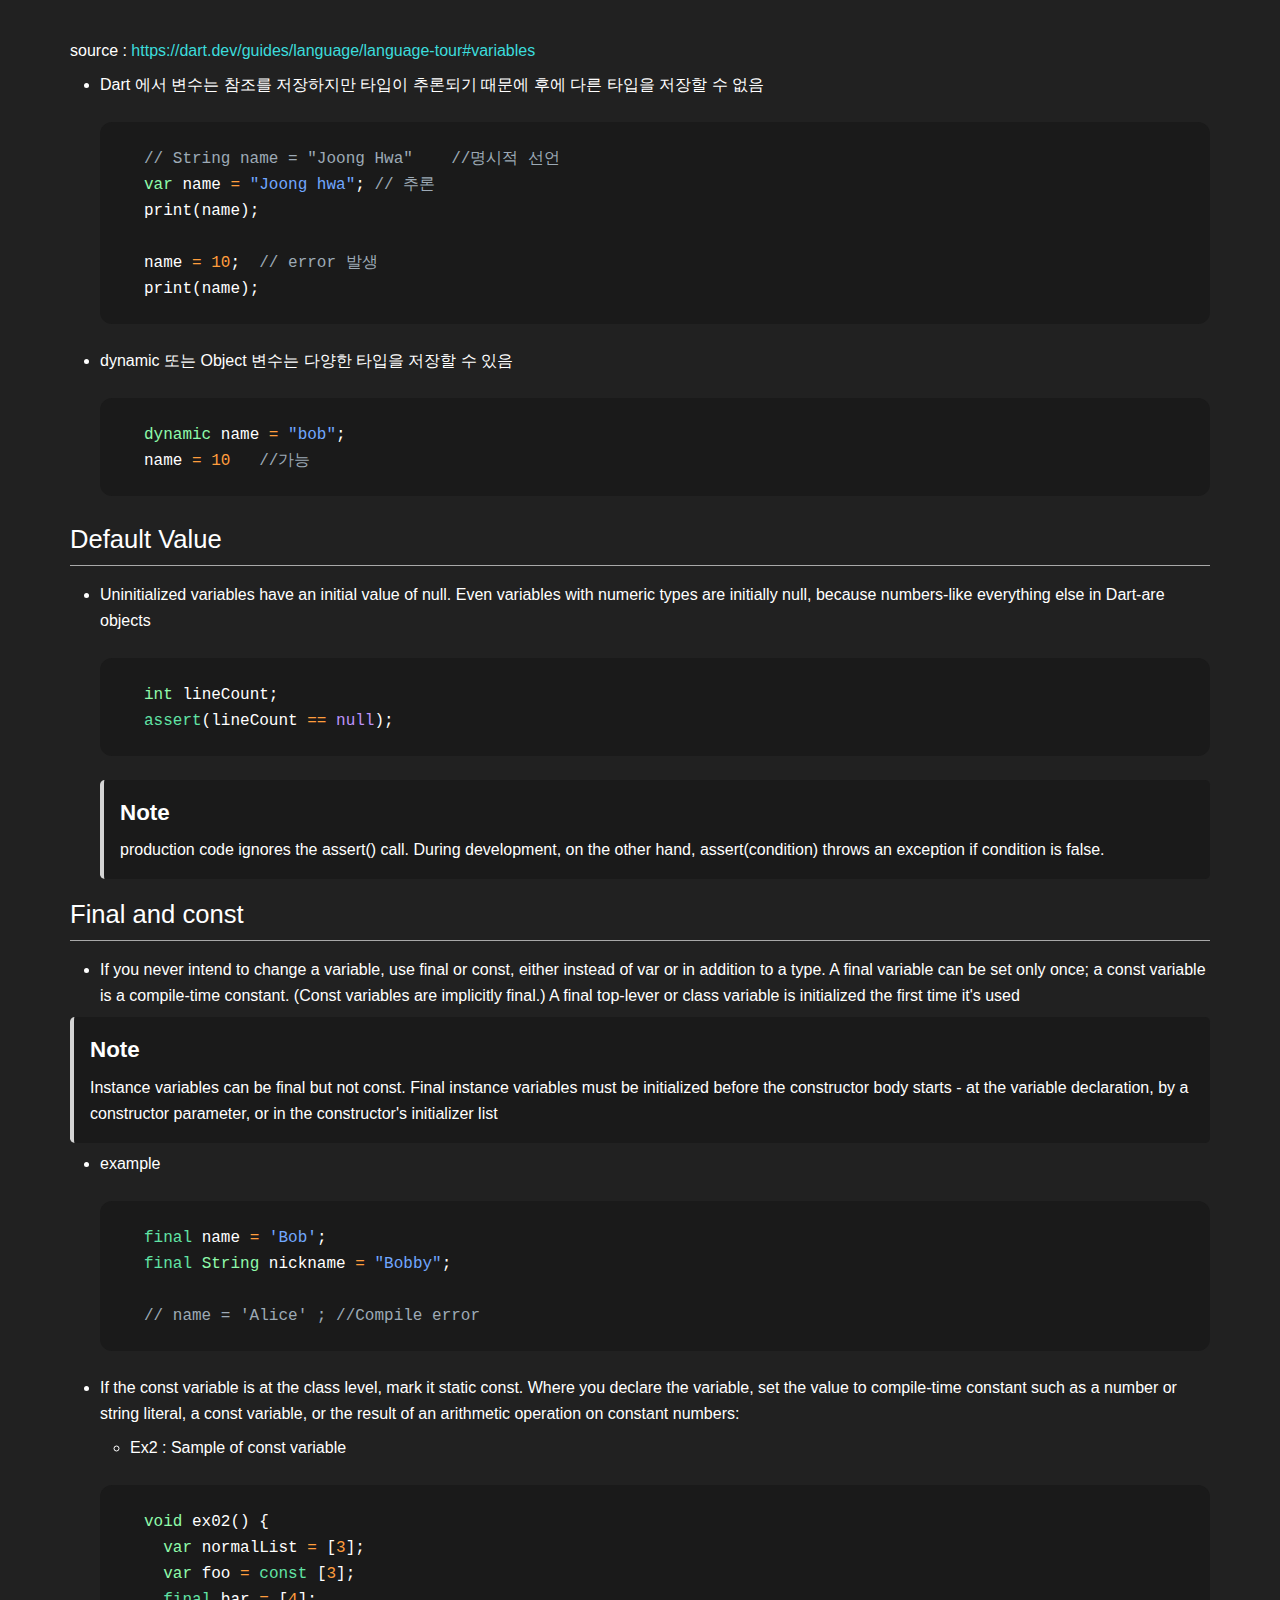
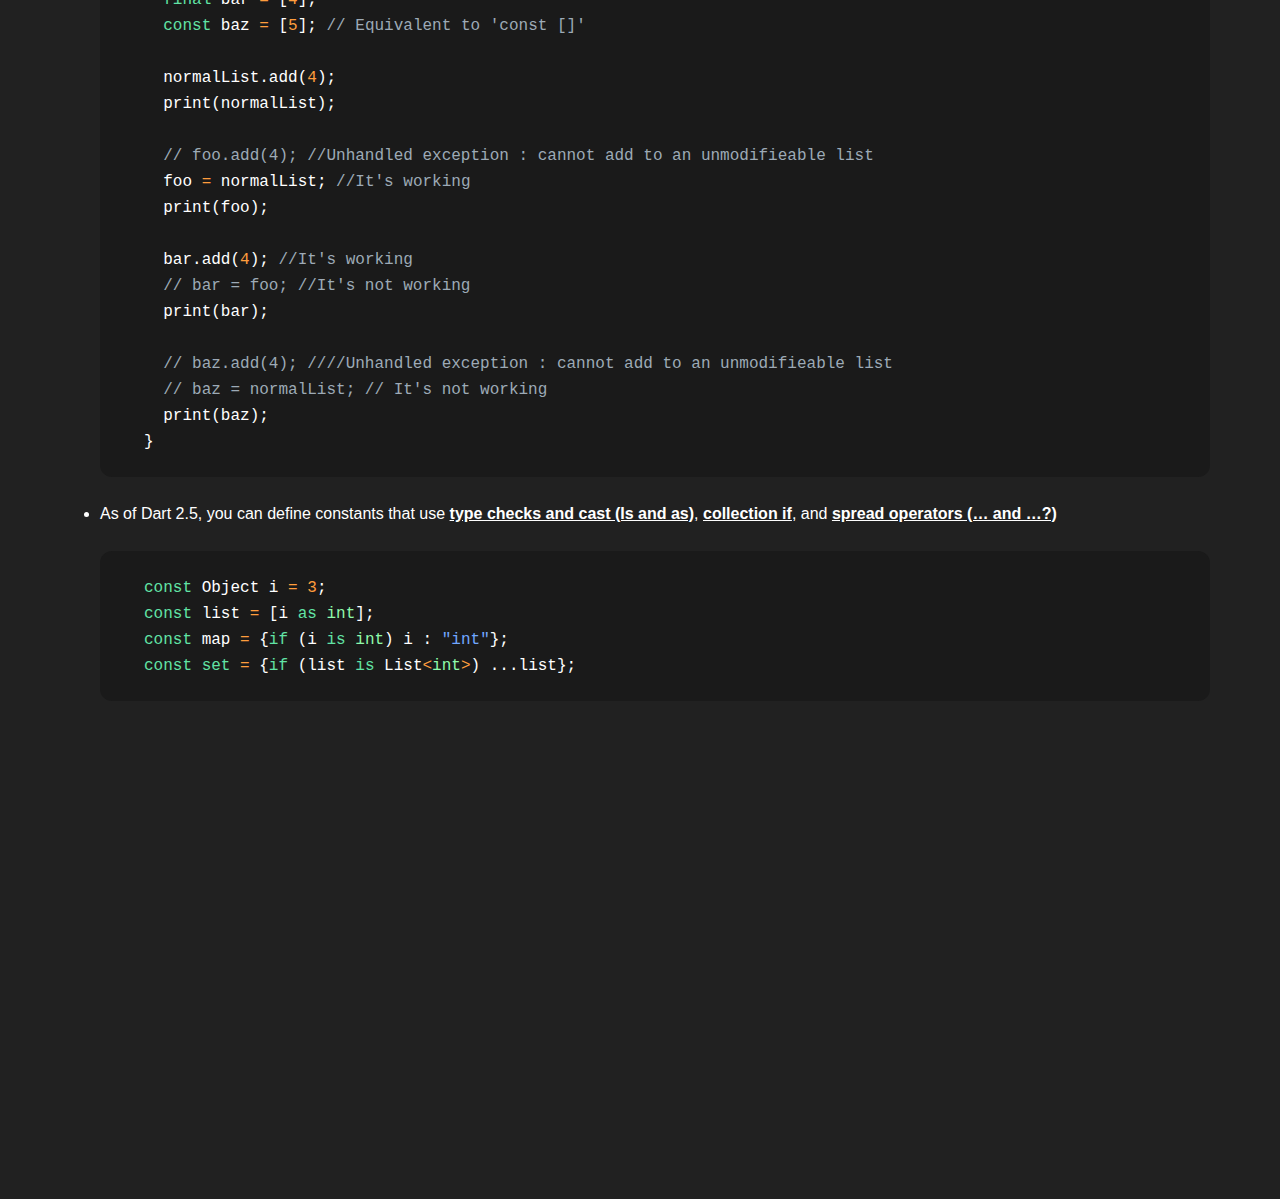
<file: docs/dart/index.html>
<!doctype html>
<html>
<head>
<meta charset='UTF-8'><meta name='viewport' content='width=device-width initial-scale=1'>
<title>README</title><style type='text/css'>html {overflow-x: initial !important;}:root { --bg-color:#ffffff; --text-color:#333333; --select-text-bg-color:#B5D6FC; --select-text-font-color:auto; --monospace:"Lucida Console",Consolas,"Courier",monospace; --title-bar-height:20px; }
.mac-os-11 { --title-bar-height:28px; }
html { font-size: 14px; background-color: var(--bg-color); color: var(--text-color); font-family: "Helvetica Neue", Helvetica, Arial, sans-serif; -webkit-font-smoothing: antialiased; }
body { margin: 0px; padding: 0px; height: auto; bottom: 0px; top: 0px; left: 0px; right: 0px; font-size: 1rem; line-height: 1.42857; overflow-x: hidden; background: inherit; tab-size: 4; }
iframe { margin: auto; }
a.url { word-break: break-all; }
a:active, a:hover { outline: 0px; }
.in-text-selection, ::selection { text-shadow: none; background: var(--select-text-bg-color); color: var(--select-text-font-color); }
#write { margin: 0px auto; height: auto; width: inherit; word-break: normal; overflow-wrap: break-word; position: relative; white-space: normal; overflow-x: visible; padding-top: 36px; }
#write.first-line-indent p { text-indent: 2em; }
#write.first-line-indent li p, #write.first-line-indent p * { text-indent: 0px; }
#write.first-line-indent li { margin-left: 2em; }
.for-image #write { padding-left: 8px; padding-right: 8px; }
body.typora-export { padding-left: 30px; padding-right: 30px; }
.typora-export .footnote-line, .typora-export li, .typora-export p { white-space: pre-wrap; }
.typora-export .task-list-item input { pointer-events: none; }
@media screen and (max-width: 500px) {
  body.typora-export { padding-left: 0px; padding-right: 0px; }
  #write { padding-left: 20px; padding-right: 20px; }
  .CodeMirror-sizer { margin-left: 0px !important; }
  .CodeMirror-gutters { display: none !important; }
}
#write li > figure:last-child { margin-bottom: 0.5rem; }
#write ol, #write ul { position: relative; }
img { max-width: 100%; vertical-align: middle; image-orientation: from-image; }
button, input, select, textarea { color: inherit; font: inherit; }
input[type="checkbox"], input[type="radio"] { line-height: normal; padding: 0px; }
*, ::after, ::before { box-sizing: border-box; }
#write h1, #write h2, #write h3, #write h4, #write h5, #write h6, #write p, #write pre { width: inherit; }
#write h1, #write h2, #write h3, #write h4, #write h5, #write h6, #write p { position: relative; }
p { line-height: inherit; }
h1, h2, h3, h4, h5, h6 { break-after: avoid-page; break-inside: avoid; orphans: 4; }
p { orphans: 4; }
h1 { font-size: 2rem; }
h2 { font-size: 1.8rem; }
h3 { font-size: 1.6rem; }
h4 { font-size: 1.4rem; }
h5 { font-size: 1.2rem; }
h6 { font-size: 1rem; }
.md-math-block, .md-rawblock, h1, h2, h3, h4, h5, h6, p { margin-top: 1rem; margin-bottom: 1rem; }
.hidden { display: none; }
.md-blockmeta { color: rgb(204, 204, 204); font-weight: 700; font-style: italic; }
a { cursor: pointer; }
sup.md-footnote { padding: 2px 4px; background-color: rgba(238, 238, 238, 0.7); color: rgb(85, 85, 85); border-radius: 4px; cursor: pointer; }
sup.md-footnote a, sup.md-footnote a:hover { color: inherit; text-transform: inherit; text-decoration: inherit; }
#write input[type="checkbox"] { cursor: pointer; width: inherit; height: inherit; }
figure { overflow-x: auto; margin: 1.2em 0px; max-width: calc(100% + 16px); padding: 0px; }
figure > table { margin: 0px; }
tr { break-inside: avoid; break-after: auto; }
thead { display: table-header-group; }
table { border-collapse: collapse; border-spacing: 0px; width: 100%; overflow: auto; break-inside: auto; text-align: left; }
table.md-table td { min-width: 32px; }
.CodeMirror-gutters { border-right: 0px; background-color: inherit; }
.CodeMirror-linenumber { user-select: none; }
.CodeMirror { text-align: left; }
.CodeMirror-placeholder { opacity: 0.3; }
.CodeMirror pre { padding: 0px 4px; }
.CodeMirror-lines { padding: 0px; }
div.hr:focus { cursor: none; }
#write pre { white-space: pre-wrap; }
#write.fences-no-line-wrapping pre { white-space: pre; }
#write pre.ty-contain-cm { white-space: normal; }
.CodeMirror-gutters { margin-right: 4px; }
.md-fences { font-size: 0.9rem; display: block; break-inside: avoid; text-align: left; overflow: visible; white-space: pre; background: inherit; position: relative !important; }
.md-diagram-panel { width: 100%; margin-top: 10px; text-align: center; padding-top: 0px; padding-bottom: 8px; overflow-x: auto; }
#write .md-fences.mock-cm { white-space: pre-wrap; }
.md-fences.md-fences-with-lineno { padding-left: 0px; }
#write.fences-no-line-wrapping .md-fences.mock-cm { white-space: pre; overflow-x: auto; }
.md-fences.mock-cm.md-fences-with-lineno { padding-left: 8px; }
.CodeMirror-line, twitterwidget { break-inside: avoid; }
.footnotes { opacity: 0.8; font-size: 0.9rem; margin-top: 1em; margin-bottom: 1em; }
.footnotes + .footnotes { margin-top: 0px; }
.md-reset { margin: 0px; padding: 0px; border: 0px; outline: 0px; vertical-align: top; background: 0px 0px; text-decoration: none; text-shadow: none; float: none; position: static; width: auto; height: auto; white-space: nowrap; cursor: inherit; -webkit-tap-highlight-color: transparent; line-height: normal; font-weight: 400; text-align: left; box-sizing: content-box; direction: ltr; }
li div { padding-top: 0px; }
blockquote { margin: 1rem 0px; }
li .mathjax-block, li p { margin: 0.5rem 0px; }
li blockquote { margin: 1rem 0px; }
li { margin: 0px; position: relative; }
blockquote > :last-child { margin-bottom: 0px; }
blockquote > :first-child, li > :first-child { margin-top: 0px; }
.footnotes-area { color: rgb(136, 136, 136); margin-top: 0.714rem; padding-bottom: 0.143rem; white-space: normal; }
#write .footnote-line { white-space: pre-wrap; }
@media print {
  body, html { border: 1px solid transparent; height: 99%; break-after: avoid; break-before: avoid; font-variant-ligatures: no-common-ligatures; }
  #write { margin-top: 0px; padding-top: 0px; border-color: transparent !important; }
  .typora-export * { -webkit-print-color-adjust: exact; }
  .typora-export #write { break-after: avoid; }
  .typora-export #write::after { height: 0px; }
  .is-mac table { break-inside: avoid; }
}
.footnote-line { margin-top: 0.714em; font-size: 0.7em; }
a img, img a { cursor: pointer; }
pre.md-meta-block { font-size: 0.8rem; min-height: 0.8rem; white-space: pre-wrap; background: rgb(204, 204, 204); display: block; overflow-x: hidden; }
p > .md-image:only-child:not(.md-img-error) img, p > img:only-child { display: block; margin: auto; }
#write.first-line-indent p > .md-image:only-child:not(.md-img-error) img { left: -2em; position: relative; }
p > .md-image:only-child { display: inline-block; width: 100%; }
#write .MathJax_Display { margin: 0.8em 0px 0px; }
.md-math-block { width: 100%; }
.md-math-block:not(:empty)::after { display: none; }
.MathJax_ref { fill: currentcolor; }
[contenteditable="true"]:active, [contenteditable="true"]:focus, [contenteditable="false"]:active, [contenteditable="false"]:focus { outline: 0px; box-shadow: none; }
.md-task-list-item { position: relative; list-style-type: none; }
.task-list-item.md-task-list-item { padding-left: 0px; }
.md-task-list-item > input { position: absolute; top: 0px; left: 0px; margin-left: -1.2em; margin-top: calc(1em - 10px); border: none; }
.math { font-size: 1rem; }
.md-toc { min-height: 3.58rem; position: relative; font-size: 0.9rem; border-radius: 10px; }
.md-toc-content { position: relative; margin-left: 0px; }
.md-toc-content::after, .md-toc::after { display: none; }
.md-toc-item { display: block; color: rgb(65, 131, 196); }
.md-toc-item a { text-decoration: none; }
.md-toc-inner:hover { text-decoration: underline; }
.md-toc-inner { display: inline-block; cursor: pointer; }
.md-toc-h1 .md-toc-inner { margin-left: 0px; font-weight: 700; }
.md-toc-h2 .md-toc-inner { margin-left: 2em; }
.md-toc-h3 .md-toc-inner { margin-left: 4em; }
.md-toc-h4 .md-toc-inner { margin-left: 6em; }
.md-toc-h5 .md-toc-inner { margin-left: 8em; }
.md-toc-h6 .md-toc-inner { margin-left: 10em; }
@media screen and (max-width: 48em) {
  .md-toc-h3 .md-toc-inner { margin-left: 3.5em; }
  .md-toc-h4 .md-toc-inner { margin-left: 5em; }
  .md-toc-h5 .md-toc-inner { margin-left: 6.5em; }
  .md-toc-h6 .md-toc-inner { margin-left: 8em; }
}
a.md-toc-inner { font-size: inherit; font-style: inherit; font-weight: inherit; line-height: inherit; }
.footnote-line a:not(.reversefootnote) { color: inherit; }
.md-attr { display: none; }
.md-fn-count::after { content: "."; }
code, pre, samp, tt { font-family: var(--monospace); }
kbd { margin: 0px 0.1em; padding: 0.1em 0.6em; font-size: 0.8em; color: rgb(36, 39, 41); background: rgb(255, 255, 255); border: 1px solid rgb(173, 179, 185); border-radius: 3px; box-shadow: rgba(12, 13, 14, 0.2) 0px 1px 0px, rgb(255, 255, 255) 0px 0px 0px 2px inset; white-space: nowrap; vertical-align: middle; }
.md-comment { color: rgb(162, 127, 3); opacity: 0.8; font-family: var(--monospace); }
code { text-align: left; vertical-align: initial; }
a.md-print-anchor { white-space: pre !important; border-width: initial !important; border-style: none !important; border-color: initial !important; display: inline-block !important; position: absolute !important; width: 1px !important; right: 0px !important; outline: 0px !important; background: 0px 0px !important; text-decoration: initial !important; text-shadow: initial !important; }
.md-inline-math .MathJax_SVG .noError { display: none !important; }
.html-for-mac .inline-math-svg .MathJax_SVG { vertical-align: 0.2px; }
.md-math-block .MathJax_SVG_Display { text-align: center; margin: 0px; position: relative; text-indent: 0px; max-width: none; max-height: none; min-height: 0px; min-width: 100%; width: auto; overflow-y: hidden; display: block !important; }
.MathJax_SVG_Display, .md-inline-math .MathJax_SVG_Display { width: auto; margin: inherit; display: inline-block !important; }
.MathJax_SVG .MJX-monospace { font-family: var(--monospace); }
.MathJax_SVG .MJX-sans-serif { font-family: sans-serif; }
.MathJax_SVG { display: inline; font-style: normal; font-weight: 400; line-height: normal; zoom: 90%; text-indent: 0px; text-align: left; text-transform: none; letter-spacing: normal; word-spacing: normal; overflow-wrap: normal; white-space: nowrap; float: none; direction: ltr; max-width: none; max-height: none; min-width: 0px; min-height: 0px; border: 0px; padding: 0px; margin: 0px; }
.MathJax_SVG * { transition: none 0s ease 0s; }
.MathJax_SVG_Display svg { vertical-align: middle !important; margin-bottom: 0px !important; margin-top: 0px !important; }
.os-windows.monocolor-emoji .md-emoji { font-family: "Segoe UI Symbol", sans-serif; }
.md-diagram-panel > svg { max-width: 100%; }
[lang="flow"] svg, [lang="mermaid"] svg { max-width: 100%; height: auto; }
[lang="mermaid"] .node text { font-size: 1rem; }
table tr th { border-bottom: 0px; }
video { max-width: 100%; display: block; margin: 0px auto; }
iframe { max-width: 100%; width: 100%; border: none; }
.highlight td, .highlight tr { border: 0px; }
mark { background: rgb(255, 255, 0); color: rgb(0, 0, 0); }
.md-html-inline .md-plain, .md-html-inline strong, mark .md-inline-math, mark strong { color: inherit; }
mark .md-meta { color: rgb(0, 0, 0); opacity: 0.3 !important; }
@media print {
  .typora-export h1, .typora-export h2, .typora-export h3, .typora-export h4, .typora-export h5, .typora-export h6 { break-inside: avoid; }
}
.md-diagram-panel .messageText { stroke: none !important; }
.md-diagram-panel .start-state { fill: var(--node-fill); }
.md-diagram-panel .edgeLabel rect { opacity: 1 !important; }
.md-require-zoom-fix foreignobject { font-size: var(--mermaid-font-zoom); }


.CodeMirror { height: auto; }
.CodeMirror.cm-s-inner { background: inherit; }
.CodeMirror-scroll { overflow: auto hidden; z-index: 3; }
.CodeMirror-gutter-filler, .CodeMirror-scrollbar-filler { background-color: rgb(255, 255, 255); }
.CodeMirror-gutters { border-right: 1px solid rgb(221, 221, 221); background: inherit; white-space: nowrap; }
.CodeMirror-linenumber { padding: 0px 3px 0px 5px; text-align: right; color: rgb(153, 153, 153); }
.cm-s-inner .cm-keyword { color: rgb(119, 0, 136); }
.cm-s-inner .cm-atom, .cm-s-inner.cm-atom { color: rgb(34, 17, 153); }
.cm-s-inner .cm-number { color: rgb(17, 102, 68); }
.cm-s-inner .cm-def { color: rgb(0, 0, 255); }
.cm-s-inner .cm-variable { color: rgb(0, 0, 0); }
.cm-s-inner .cm-variable-2 { color: rgb(0, 85, 170); }
.cm-s-inner .cm-variable-3 { color: rgb(0, 136, 85); }
.cm-s-inner .cm-string { color: rgb(170, 17, 17); }
.cm-s-inner .cm-property { color: rgb(0, 0, 0); }
.cm-s-inner .cm-operator { color: rgb(152, 26, 26); }
.cm-s-inner .cm-comment, .cm-s-inner.cm-comment { color: rgb(170, 85, 0); }
.cm-s-inner .cm-string-2 { color: rgb(255, 85, 0); }
.cm-s-inner .cm-meta { color: rgb(85, 85, 85); }
.cm-s-inner .cm-qualifier { color: rgb(85, 85, 85); }
.cm-s-inner .cm-builtin { color: rgb(51, 0, 170); }
.cm-s-inner .cm-bracket { color: rgb(153, 153, 119); }
.cm-s-inner .cm-tag { color: rgb(17, 119, 0); }
.cm-s-inner .cm-attribute { color: rgb(0, 0, 204); }
.cm-s-inner .cm-header, .cm-s-inner.cm-header { color: rgb(0, 0, 255); }
.cm-s-inner .cm-quote, .cm-s-inner.cm-quote { color: rgb(0, 153, 0); }
.cm-s-inner .cm-hr, .cm-s-inner.cm-hr { color: rgb(153, 153, 153); }
.cm-s-inner .cm-link, .cm-s-inner.cm-link { color: rgb(0, 0, 204); }
.cm-negative { color: rgb(221, 68, 68); }
.cm-positive { color: rgb(34, 153, 34); }
.cm-header, .cm-strong { font-weight: 700; }
.cm-del { text-decoration: line-through; }
.cm-em { font-style: italic; }
.cm-link { text-decoration: underline; }
.cm-error { color: red; }
.cm-invalidchar { color: red; }
.cm-constant { color: rgb(38, 139, 210); }
.cm-defined { color: rgb(181, 137, 0); }
div.CodeMirror span.CodeMirror-matchingbracket { color: rgb(0, 255, 0); }
div.CodeMirror span.CodeMirror-nonmatchingbracket { color: rgb(255, 34, 34); }
.cm-s-inner .CodeMirror-activeline-background { background: inherit; }
.CodeMirror { position: relative; overflow: hidden; }
.CodeMirror-scroll { height: 100%; outline: 0px; position: relative; box-sizing: content-box; background: inherit; }
.CodeMirror-sizer { position: relative; }
.CodeMirror-gutter-filler, .CodeMirror-hscrollbar, .CodeMirror-scrollbar-filler, .CodeMirror-vscrollbar { position: absolute; z-index: 6; display: none; }
.CodeMirror-vscrollbar { right: 0px; top: 0px; overflow: hidden; }
.CodeMirror-hscrollbar { bottom: 0px; left: 0px; overflow: hidden; }
.CodeMirror-scrollbar-filler { right: 0px; bottom: 0px; }
.CodeMirror-gutter-filler { left: 0px; bottom: 0px; }
.CodeMirror-gutters { position: absolute; left: 0px; top: 0px; padding-bottom: 30px; z-index: 3; }
.CodeMirror-gutter { white-space: normal; height: 100%; box-sizing: content-box; padding-bottom: 30px; margin-bottom: -32px; display: inline-block; }
.CodeMirror-gutter-wrapper { position: absolute; z-index: 4; background: 0px 0px !important; border: none !important; }
.CodeMirror-gutter-background { position: absolute; top: 0px; bottom: 0px; z-index: 4; }
.CodeMirror-gutter-elt { position: absolute; cursor: default; z-index: 4; }
.CodeMirror-lines { cursor: text; }
.CodeMirror pre { border-radius: 0px; border-width: 0px; background: 0px 0px; font-family: inherit; font-size: inherit; margin: 0px; white-space: pre; overflow-wrap: normal; color: inherit; z-index: 2; position: relative; overflow: visible; }
.CodeMirror-wrap pre { overflow-wrap: break-word; white-space: pre-wrap; word-break: normal; }
.CodeMirror-code pre { border-right: 30px solid transparent; width: fit-content; }
.CodeMirror-wrap .CodeMirror-code pre { border-right: none; width: auto; }
.CodeMirror-linebackground { position: absolute; left: 0px; right: 0px; top: 0px; bottom: 0px; z-index: 0; }
.CodeMirror-linewidget { position: relative; z-index: 2; overflow: auto; }
.CodeMirror-wrap .CodeMirror-scroll { overflow-x: hidden; }
.CodeMirror-measure { position: absolute; width: 100%; height: 0px; overflow: hidden; visibility: hidden; }
.CodeMirror-measure pre { position: static; }
.CodeMirror div.CodeMirror-cursor { position: absolute; visibility: hidden; border-right: none; width: 0px; }
.CodeMirror div.CodeMirror-cursor { visibility: hidden; }
.CodeMirror-focused div.CodeMirror-cursor { visibility: inherit; }
.cm-searching { background: rgba(255, 255, 0, 0.4); }
@media print {
  .CodeMirror div.CodeMirror-cursor { visibility: hidden; }
}


/* roboto-300 - latin */
/* roboto-300italic - latin */
/* roboto-regular - latin */
/* roboto-italic - latin */
/* roboto-500 - latin */
/* roboto-500italic - latin */
/* roboto-700 - latin */
/* roboto-700italic - latin */
/* roboto-900 - latin */
/* roboto-900italic - latin */
/* sorucecodepro-400 - latin */
@font-face {
     font-family: 'Source Code Pro';
     font-style: normal;
     font-weight: 400;
     src: local('Source Code Pro'), local('SourceCodePro-Regular'),
     url('file:///C://Users//pu0116//AppData//Roaming//Typora/themes/godopu-dark/SourceCodePro-Regular.ttf') format('truetype');
}@import "";

/*by H16nning*/

:root {
	--bg-color: #212121;
	--side-bar-bg-color: #1a1a1a;
	--control-text-color: #e6ecf1;
	--primary-color: rgb(60, 220, 220);
	/* --primary-color: red; */
	--primary-btn-border-color: #3884ff;
	--active-file-bg-color: #5d6574;
	--active-file-text-color: inherit;
	--active-file-border-color: #3884ff;
	--item-hover-text-color: #8092af;
	--item-hover-bg-color: #29303c;
	--window-border: 0px solid #212121;
	/* --window-border: 1px solid red; */
	--select-text-font-color: #e6ecf1;
	--select-text-bg-color: #3277e5;

	--md-char-color: #8092af;
	--heading-char-color: #8092af;
	--meta-content-color: #3783ff;

	--borders: #1a1a1a;
	--table-border-color: #353c49;
	--boxes: #29303c;
	--boxes-darker: #424b5a;
	--boxes-darker2: #485364;
	--boxes-darkest: #5b697e;
	--drag-placeholder-color: #424b5a;

	--mds: #183055;
	--text-color: #e6ecf1;
	--heading-text-color: white;
	--light-text-color: #5b697e;
	--light-text-color-brighter: #768292;
	--codeboxes: white;
	--rawblock-edit-panel-bd: transparent;

	--primary-color-white: #5272a7;
	--primary-color-white-darker: #5a83c5;
	--primary-color-darker: #1f65d6;
	--focus-ring-color: #3783ff;

	--danger-color: rgb(255, 70, 66);
	--font-family: "Roboto", sans-serif;
	--code-font-family: "Source Code Pro";
	--monospace: "Source Code Pro";
}

html,
.form-control,
.modal {
	font-size: 16px;
}

body {
	background: var(--bg-color);
	font-family: var(--font-family);
	font-weight: 400;
	color: white;
	line-height: 1.625rem;
	height: 100%;
}

#write {
	max-width: 75rem;
	margin: 0 auto;
	padding: 30px;
	padding-bottom: 100px;
	position: static;
	width: 100%;
}

#write > ul:first-child,
#write > ol:first-child {
	margin-top: 30px;
}

a {
	color: var(--primary-color);
	text-decoration: none !important;
	transition-duration: 0.2s;
	transition-property: color;
}

a:hover {
	color: var(--primary-color-darker);
}

.ty-preferences a {
	color: var(--primary-color);
}

h1,
h2,
h3,
h4,
h5,
h6 {
	position: relative;
	color: var(--heading-text-color);
	cursor: text;
}

h1:hover a.anchor,
h2:hover a.anchor,
h3:hover a.anchor,
h4:hover a.anchor,
h5:hover a.anchor,
h6:hover a.anchor {
	text-decoration: none;
}

h1 tt,
h1 code {
	font-size: inherit;
}

h2 tt,
h2 code {
	font-size: inherit;
}

h3 tt,
h3 code {
	font-size: inherit;
}

h4 tt,
h4 code {
	font-size: inherit;
}

h5 tt,
h5 code {
	font-size: inherit;
}

h6 tt,
h6 code {
	font-size: inherit;
}

h1 {
	font-size: 1.6rem;
	font-weight: 500;
	line-height: 1.5;
	margin-top: 1rem;
	margin-bottom: 1rem;
	padding-bottom: 0.4rem;
	border-bottom: solid 1px darkgray;
}

h2 {
	font-size: 1.4rem;
	font-weight: 700;
	line-height: 1.5;
	margin-top: 0.8rem;
	margin-bottom: 0.5rem;
}

h3 {
	font-size: 1.2rem;
	font-weight: 700;
	line-height: 1.5;
	margin-top: 0.6rem;
	margin-bottom: 0.5rem;
}

h4 {
	font-size: 1.2rem;
	font-weight: 700;
	line-height: 1.5;
	margin-top: 0.5rem;
	margin-bottom: 0.5rem;
	margin-left: 0.5rem;
}

h5 {
	font-size: 1.1rem;
	font-weight: 700;
	line-height: 1.5;
	margin-top: 0.5rem;
	margin-bottom: 0.5rem;
	margin-left: 1rem;
}

h6 {
	font-size: 1rem;
	font-weight: 700;
	line-height: 1.5;
	margin-top: 0.5rem;
	margin-bottom: 0.5rem;
	margin-left: 1.5rem;
	opacity: 0.8;
}

h4:before {
	content: "□ ";
}

h5:before {
	content: "○ ";
}

h6:before {
	content: "─ ";
}

#write > h1.md-focus:before,
#write > h2.md-focus:before,
#write > h3.md-focus:before,
#write > h4.md-focus:before,
#write > h5.md-focus:before,
#write > h6.md-focus:before {
	color: var(--light-text-color);
	border: none;
	position: absolute;
	font-size: 1rem;
	font-weight: 700;
	padding: 0px;
	line-height: 1;
}

#write > h1.md-focus:before {
	content: "h1";
	top: 0.8rem;
	left: -1.75rem;
}

#write > h2.md-focus:before {
	content: "h2";
	top: 0.6rem;
	left: -1.75rem;
}

#write > h3.md-focus:before {
	content: "h3";
	top: 0.45rem;
	left: -1.75rem;
}

#write > h4.md-focus:before {
	content: "h4";
	top: 0.4rem;
	left: -1.75rem;
}

#write > h5.md-focus:before {
	content: "h5";
	top: 0.4rem;
	left: -1.75rem;
}

#write > h6.md-focus:before {
	content: "h6";
	top: 0.2rem;
	left: -1.75rem;
}

h1:first-child,
h2:first-child,
h3:first-child,
h4:first-child,
h5:first-child,
h6:first-child,
blockquote h1,
blockquote h2,
blockquote h3,
blockquote h4,
blockquote h5,
blockquote h6 {
	margin-top: 0rem;
}

p,
blockquote,
ul,
ol,
dl {
	margin: 0.5rem 0rem 0.5rem 0rem;
}

li > ol,
li > ul {
	margin: 0 0;
}

/* hr {
    height: 2px;
    padding: 0;
    margin: 16px 0;
    background-color: var(--borders);
    border: 0 none;
    overflow: hidden;
    box-sizing: content-box;
} */

hr {
	background-color: lightgray;
	border: solid lightgray;
	border-radius: 0.5rem;
	height: 0.06cm;
	margin: 2rem 10rem;
	page-break-after: always;
}

li p.first {
	display: inline-block;
}

ul,
ol {
	padding-left: 30px;
}

ul:first-child,
ol:first-child {
	margin-top: 0;
}

ul:last-child,
ol:last-child {
	margin-bottom: 0;
}

.md-blockmeta {
	color: var(--md-char-color);
}

mark {
	background-color: rgb(56, 132, 255, 0.4);
	color: var(--text-color);
}

/*BLOCKQUOTE*/

blockquote {
	width: 100%;
	background-color: var(--borders);
	border-left: 4px solid rgb(212, 212, 212);
	border-radius: 0.3em;
	padding: 1rem;
}

blockquote blockquote {
	padding-right: 0;
}

table {
	font-size: 0.875rem;
	padding: 0;
	margin: 1.5rem 0;
	word-break: initial;
}

/*TABLE*/

table tr {
	border-top: 1px solid var(--borders);
	border-bottom: 1px solid var(--borders);
	margin: 0;
	padding: 0;
}

table tr.md-end-block {
	border-top: none;
}

table tr th {
	font-weight: bold;
	border: none;
	border-bottom: solid 2px var(--borders);
	margin: 0;
	padding: 10px 16px;
	transition-duration: 0.1s;
	transition-property: background-color;
}

table tr td {
	border: none;
	margin: 0;
	padding: 10px 16px;
	transition-duration: 0.1s;
	transition-property: background-color;
}

#write table tr td:hover,
#write table tr th:hover {
	background-color: var(--boxes);
}

table tr th:first-child,
table tr td:first-child {
	margin-top: 0;
}

table tr th:last-child,
table tr td:last-child {
	margin-bottom: 0;
}

/*OTHER TABLE THINGS*/

.ty-table-edit {
	padding: 0.3rem;
	border: solid 1px var(--borders);
	border-radius: 0.3rem;
	box-shadow: rgba(0, 0, 0, 0.2) 0px 3px 8px 0px;
	transition-duration: 0.3s;
	transition-property: opacity;
}

.ty-table-edit:active,
.ty-table-edit:focus,
.popover:active,
.popover:focus {
	box-shadow: rgba(0, 0, 0, 0.2) 0px 3px 8px 0px;
}

.popover {
	border: solid 1px var(--borders);
	box-shadow: rgba(0, 0, 0, 0.2) 0px 3px 8px 0px;
	border-radius: 0.3rem;
}

.popover .arrow {
	border-bottom-color: var(--borders);
}

.md-grid-board .md-grid-ext {
	background-color: var(--boxes);
}

.md-grid-board tr[row="1"] .md-grid-ext {
	background-color: var(--boxes-darkest);
}

.md-grid-board a.md-active,
.md-grid-board a:hover {
	background-color: var(--primary-color-white);
	border-color: var(--primary-color-white-darker);
}

#md-grid-width,
#md-grid-height {
	border-radius: 0.3rem;
	border-color: var(--borders);
	transition-duration: 0.3s;
	transition-property: border-color;
}

#md-grid-width:focus,
#md-grid-height:focus {
	border-radius: 0.3rem;
	border-color: var(--primary-color);
}

/*CODE*/

.CodeMirror {
	padding: 1rem;
	font-family: "Source Code Pro", monospace;
}

.cm-s-inner .CodeMirror-gutters {
	background-color: none;
	border-right: none;
	border-radius: 0px;
	width: 2rem;
	color: white;
	height: 100%;
	white-space: nowrap;
}

.CodeMirror.cm-s-typora-default div.CodeMirror-cursor {
	border-left: solid 2px var(--light-text-color-brighter);
}

.CodeMirror.cm-s-typora-default .CodeMirror-activeline-background {
	background-color: var(--boxes);
}

.cm-s-inner .CodeMirror-cursor {
	color: white;
	border-left: solid 1px white;
}

.cm-s-inner .CodeMirror-linenumber {
	color: white;
	opacity: 0.6;
}

.cm-s-inner .CodeMirror-line::selection,
.cm-s-inner .CodeMirror-line::-moz-selection,
.cm-s-inner .CodeMirror-line > span::selection,
.cm-s-inner .CodeMirror-line > span::-moz-selection,
.cm-s-inner .CodeMirror-line > span > span::selection,
.cm-s-inner .CodeMirror-line > span > span::-moz-selection {
	background-color: rgba(255, 255, 255, 0.1);
}

.cm-s-inner span.cm-comment {
	color: #9daab6;
}

.cm-s-inner span.cm-string,
.cm-s-inner span.cm-string-2 {
	color: #71a7ff;
}

.cm-s-inner span.cm-number {
	color: #ff9d3d;
}

.cm-s-inner span.cm-variable,
.cm-s-inner span.cm-variable-2 {
	color: white;
}

.cm-s-inner span.cm-def {
	color: white;
}

.cm-s-inner span.cm-operator {
	color: #ff9d3d;
}

.cm-s-inner span.cm-keyword {
	color: #61e3a5;
}

.cm-s-inner span.cm-atom {
	color: #bd93f9;
}

.cm-s-inner span.cm-meta {
	color: #f8f8f2;
}

.cm-s-inner span.cm-link {
	color: var(--primary-color);
}

.cm-s-inner span.cm-tag,
.cm-s-inner .cm-header {
	color: #b4f6d6;
}

.cm-s-inner span.cm-attribute {
	color: #ff9d3d;
}

.cm-s-inner span.cm-qualifier,
.cm-s-inner span.cm-type,
.cm-s-inner span.cm-variable-3 {
	color: #82ee9d;
}

.cm-s-inner span.cm-property {
	color: #ffd6ad;
}

.cm-s-inner span.cm-builtin {
	color: #8ffaaa;
}

.md-fences.md-focus .cm-s-inner .CodeMirror-activeline-background {
	background: none;
}

.cm-s-inner .CodeMirror-selected,
.cm-s-inner .CodeMirror-selectedtext {
	background-color: rgba(255, 255, 255, 0.1);
}

.cm-s-typora-default .cm-header,
.cm-s-typora-default .cm-property {
	color: var(--primary-color);
}

#typora-source span.cm-variable {
	color: var(--window-border);
}

#write .code-tooltip {
	box-shadow: rgba(0, 0, 0, 0.2) 0px 3px 8px 0px;
	border: solid 1px var(--borders);
	border-radius: 0.3rem;
	background-color: var(--bg-color);
	color: var(--text-color);
	width: 15rem;
	height: 2.5rem;
	bottom: -3rem;
	padding: 0.1875rem;
}

#write .code-tooltip .ty-input {
	border: solid 1px var(--borders);
	height: 2rem;
	line-height: 2rem;
	margin: 0rem;
	padding-left: 0.5rem !important;
	text-align: left;
	display: block;
	font-size: 0.8rem;
	font-weight: 600;
	font-family: var(--font-family);
	transition-duration: 0.3s;
	transition-property: border;
}

#write .code-tooltip .ty-input:focus {
	border-color: var(--primary-color);
}

.html-for-mac .ty-cm-lang-input:empty:after {
	left: 0.5rem;
}

.autoComplt-list li,
.fences-auto-suggest li {
	font-weight: 500;
	transition-duration: 0.3s;
	transition-property: background-color, color;
}

.autoComplt-list li.active,
.fences-auto-suggest li:hover {
	background-color: var(--boxes);
	color: var(--primary-color);
}

.md-fences,
tt {
	border-radius: 0.3rem;
	color: #ffffff;
	padding: 1.5rem;
	font-size: 16px;
}

code {
	font-family: "Roboto";
	padding: 0.25rem 0.5rem;
	background-color: var(--boxes);
	font-size: 0.9rem;
	border-radius: 0.2rem;
}

.md-fences .CodeMirror div.CodeMirror-cursor,
.md-htmlblock-panel .CodeMirror div.CodeMirror-cursor {
	border-left: solid 1px white;
}

.md-fences {
	margin-bottom: 1.5rem;
	margin-top: 1.5rem;
	padding-top: 8px;
	padding-bottom: 6px;
	border-radius: 12px;
	background-color: var(--borders);
}

/*CHECKBOXES*/

.md-task-list-item > input:before,
input[type="checkbox"]:before {
	border-radius: 0.2rem;
	margin-top: -0.08rem;
	margin-left: -0.1rem;
	width: 1rem;
	height: 1rem;
	background-color: var(--boxes-darkest);
	content: " ";
	display: block;
	transition-duration: 0.3s;
	transition-property: background-color;
}

.md-task-list-item:hover > input:before,
input[type="checkbox"]:hover:before {
	background-color: var(--boxes-darker);
}

.md-task-list-item > input:checked:before,
.md-task-list-item > input[checked]:before,
input[type="checkbox"]:checked:before {
	background-color: var(--primary-color);
}

.md-task-list-item:hover > input:checked:before,
.md-task-list-item:hover > input[checked]:before,
input[type="checkbox"]:hover:checked:before {
	background-color: var(--primary-color-darker);
}

.md-task-list-item > input:after,
.md-task-list-item > input:after,
input[type="checkbox"]:after {
	transform: rotate(-45deg);
	position: absolute;
	border: 2px solid white;
	border-top: 0;
	border-right: 0;
	top: 0.16rem;
	left: 0.1rem;
	width: 0.6rem;
	height: 0.375rem;
	content: " ";
	opacity: 0;
	transition-duration: 0.3s;
	transition-property: opacity;
}

.md-task-list-item > input:checked:after,
.md-task-list-item > input[checked]:after,
input[type="checkbox"]:checked:after {
	opacity: 1;
}

.ty-preferences input[type="checkbox"]:before {
	width: 1.2rem;
	height: 1.2rem;
}

.ty-preferences input[type="checkbox"]:after {
	width: 0.5rem;
	height: 0.32rem;
	top: 0.19rem;
	left: 0.14rem;
}

@media print {
	html {
		font-size: 13px;
	}

	table,
	pre {
		page-break-inside: avoid;
	}

	pre {
		word-wrap: break-word;
	}
}

#write pre.md-meta-block {
	padding: 0.6rem;
	line-height: 1.5;
	background-color: var(--boxes);
	margin: -0.3rem 0 -0.3rem 0;
	font-family: serif;
	font-size: 20px;
	border: 0;
	border-radius: 0.2rem;
	font-weight: bold;
	color: var(--text-color);
	border-left: solid 4px var(--primary-color);
}

/* #write pre.md-meta-block {
	background: transparent;
	border-bottom: solid;
	border-color: #393451;
	width: auto;
	font-family: "Times New Roman", Times, serif;
	font-size: 20px;
	font-weight: bold;
	margin: 0em;
	margin-top: -0.5em;
	color: #393451;
	max-width: 100%;
	/* text-align : center; 
} */

.md-image > .md-meta {
	border-radius: 3px;
	padding: 2px 0px 0px 4px;
	font-size: 0.9em;
	color: inherit;
}

.md-tag {
	color: var(--md-char-color);
	opacity: 1;
}

.md-toc {
	margin: 1.5rem 0rem;
}

/*MATH*/

.md-rawblock {
	margin: 1.5rem 0rem;
}

.md-rawblock-container {
	transition-duration: 0.3s;
	transition-property: box-shadow, border;
	padding: 8px;
	border: solid 1px transparent;
	border-radius: 0.3rem;
}

.md-rawblock:hover > .md-rawblock-container {
	background-color: transparent;
	border: solid 1px var(--borders);
	box-shadow: rgba(0, 0, 0, 0.2) 0px 3px 8px 0px;
}

.md-mathblock-input .CodeMirror div.CodeMirror-cursor {
	border-left: 1px solid white;
}

.md-math-block .md-rawblock-control:not(.md-rawblock-tooltip) {
	background-color: var(--bg-color);
	border-left: solid 2px var(--primary-color);
	border-right: solid 2px var(--primary-color);
}

.md-math-block .md-rawblock-before {
	border-top-left-radius: 0.3rem;
	border-top-right-radius: 0.3rem;
	border-top: solid 2px var(--primary-color);
}

.md-math-block .md-rawblock-after {
	border-bottom-left-radius: 0.3rem;
	border-bottom-right-radius: 0.3rem;
	border-bottom: solid 2px var(--primary-color);
	margin-bottom: 0.5rem;
}

#write .md-math-block .code-tooltip {
	width: 100%;
}

/*HTML*/

.md-htmlblock-panel {
	border: solid 2px var(--primary-color);
	border-radius: 0.3rem;
}

/*FOOTER*/

.footer-item {
	opacity: 1 !important;
	color: var(--light-text-color);
	transition: 0.3s;
	background: none !important;
}

.footer-item:hover {
	color: var(--light-text-color-brighter) !important;
}

#outline-btn:hover {
	color: var(--light-text-color-brighter) !important;
}

/*SIDEBAR*/

#typora-sidebar {
	border-right: solid 1px var(--borders);
}

.info-panel-tab {
	opacity: 1;
}

.info-panel-tab-border {
	color: var(--primary-color);
}

#ty-sidebar-search-back-btn {
	margin: auto;
}

.ty-show-outline-filter #file-library-search,
.ty-show-search #file-library-search {
	height: 4rem;
}

#file-library-search-input {
	height: 2rem;
}

#file-library-search-panel input {
	margin-top: 8px !important;
}

.ty-sidebar-search-panel .searchpanel-search-option-btn {
	top: 14px;
}

#typora-sidebar #filesearch-case-ion-btn,
#typora-sidebar #filesearch-word-ion-btn {
	background: none;
	margin-top: 0.45rem;
	transition-duration: 0.2s;
	transition-property: background-color;
}

#typora-sidebar #filesearch-case-ion-btn:hover,
#typora-sidebar #filesearch-word-ion-btn:hover {
	color: var(--primary-color);
}

/*sidebar outline*/

#close-outline-filter-btn {
	top: 15px;
	opacity: 1;
	color: var(--light-text-color) !important;
}

#close-outline-filter-btn:hover {
	color: var(--primary-color) !important;
	background-color: transparent !important;
}

#close-outline-filter-btn:active {
	background-color: transparent !important;
}

#outline-content {
	padding-right: 0px;
	line-height: 1rem;
}

.outline-item {
	display: flex;
	padding-top: 0px;
	padding-bottom: 0px;
}

.outline-item .outline-label {
	display: block;
	width: 100%;
	padding-top: 0.4rem;
	padding-bottom: 0.4rem;
	border-right: solid 2px transparent;
	font-size: 0.8rem;
	font-weight: 500;
	color: var(--light-text-color-darker);
	transition-duration: 0.3s;
	transition-property: color;
}

.outline-item:hover {
	background: none;
}

.outline-item:hover .outline-label {
	color: var(--primary-color);
}

.outline-label:hover {
	text-decoration: none;
}

.outline-active.outline-label {
	border-right: solid 2px var(--primary-color);
	font-weight: 500;
	color: var(--primary-color);
}

.outline-expander {
	padding-top: 0.4rem;
	padding-right: 0.5rem;
}

/*sidebar file-list and search results*/

#file-library-list[data-state="complete"] #sidebar-loading-template {
	padding: 0rem;
}

#typora-sidebar .file-list-item,
.ty-search-item {
	border: none;
	transition-duration: 0.3s !important;
	transition-property: background-color, border, color !important;
	padding: 1rem;
}

#typora-sidebar .file-list-item:hover,
.ty-search-item:hover {
	background: var(--borders);
}

#typora-sidebar .ty-search-item-line:hover,
#typora-sidebar .ty-search-item-line.active {
	background-color: transparent;
}

#typora-sidebar .ty-search-item-line.active {
	color: var(--primary-color);
	font-weight: 800;
}

#typora-sidebar .file-list-item-file-name {
	font-weight: 800;
	font-size: 0.9rem;
	margin-bottom: 0rem;
	line-height: 1.8rem;
	float: right;
}

#typora-sidebar .file-list-item-file-ext-part {
	font-weight: 800;
	opacity: 0.5;
}

#typora-sidebar .file-list-item-parent-loc,
#typora-sidebar .file-list-item-time {
	font-weight: 400;
	opacity: 0.5;
	display: block;
}

#typora-sidebar .file-list-item-summary {
	float: left;
	font-size: 0.8rem;
	opacity: 0.9;
}

#typora-sidebar input.file-list-item-file-name {
	margin: 0.5rem 0rem 0.5rem 0.7rem;
	padding: 0.4rem !important;
	line-height: 1rem;
	float: right;
	border-radius: 0.3rem;
	font-weight: 500;
	background-color: var(--bg-color) !important;
}

#typora-sidebar .file-list-item.file-library-file-node {
	border: none;
}

#typora-sidebar .file-tree-node.active .file-node-background,
#typora-sidebar .file-list-item.active,
#typora-sidebar .ty-search-item.active {
	/* background-color: var(--bg-color); */
	background-color: transparent;
	outline: 1px solid var(--borders);
	border: none;
	color: var(--primary-color) !important;
}

#typora-sidebar .file-tree-node.active .file-node-content {
	color: var(--primary-color) !important;
	opacity: 1;
}

#typora-sidebar .file-tree-node {
	padding: 0rem;
	font-weight: 500;
	font-size: 0.9rem;
	margin-left: 0.8rem;
}

#typora-sidebar .file-tree-node .file-node-content {
	padding: 0rem;
	line-height: 1.6rem;
	height: 1.6rem;
	background: none;
	opacity: 0.6;
}

#typora-sidebar .file-tree-node:not(.file-node-root) .file-node-content:hover {
	opacity: 1;
}

#typora-sidebar .file-tree-node .file-node-background {
	padding: 0rem;
	height: 1.6rem;
}

#typora-sidebar .file-tree-node .file-node-icon {
	margin-right: 0.5rem;
}

#typora-sidebar .file-tree-node .file-node-icon.fa-file-text-o {
	margin-top: 0rem;
}

#typora-sidebar .file-tree-node .file-node-icon.fa-folder {
	margin-top: 0.12rem;
	margin-left: 0.2rem;
}

#typora-sidebar .file-tree-node .fa-caret-down,
#typora-sidebar .file-tree-node .fa-caret-right {
	position: relative;
	top: 2px;
}

#typora-sidebar .file-tree-node .file-tree-rename-input {
	height: 1.6rem;
	background: none;
	border: none;
	font-size: 0.9rem;
	font-weight: 500;
	margin: 0rem;
	padding-left: 0rem;
}

/*no left border*/
#typora-sidebar .file-tree-node.active > .file-node-background {
	border: none;
}

/*no dotted highlighting*/
.file-library-node:not(.file-node-root):focus > .file-node-content {
	outline: none;
}

#typora-sidebar #sidebar-files-menu {
	border: solid 1px var(--borders);
	border-radius: 0.3rem;
	box-shadow: rgba(0, 0, 0, 0.2) 0px 3px 8px 0px;
}

#typora-sidebar #ty-sidebar-footer {
	/* border-top: solid 1px var(--borders); */
	background-color: var(--borders);
	font-weight: 500;
}

#typora-sidebar #ty-sidebar-footer li {
	transition-duration: 0.2s;
	transition-property: background-color, color;
}

#typora-sidebar #ty-sidebar-footer li:hover {
	color: var(--primary-color);
	background-color: var(--boxes);
}

#typora-sidebar .ty-search-item-collapse-icon {
	top: 9px;
}

/*cursor*/
.file-node-content:hover {
	cursor: pointer;
}

.file-tree-node:not(.file-node-root):not(.file-node-expanded)
	.file-node-background {
	transition-duration: 0.2s;
	transition-property: background-color;
}

/* .file-tree-node:not(.file-node-root):not(.file-node-expanded):hover .file-node-background{
    background-color: var(--borders);
} */

/*sidebar footer*/
#typora-sidebar .sidebar-footer-item {
	transition-duration: 0.2s;
	transition-property: background-color, color;
	font-weight: 700;
}

#typora-sidebar .sidebar-footer-item:hover {
	color: var(--primary-color);
	background-color: var(--boxes);
}

#typora-quick-open {
	background-color: var(--bg-color);
	border: 1px solid var(--borders);
	border-radius: 0.3rem;
	padding: 0rem;
	box-shadow: rgba(0, 0, 0, 0.2) 0px 3px 8px 0px;
}

#typora-quick-open-input {
	margin-right: 20px;
}

#typora-quick-open-input .input {
	box-shadow: none;
	border: none;
	margin: 0.5rem;
	margin-left: 0.8rem;
}

.typora-quick-open-item {
	background-color: var(--bg-color);
	border: none;
	font-weight: 500;
	transition-duration: 0.2s;
	transition-property: background-color;
}

.typora-quick-open-item:hover {
	background-color: var(--boxes);
	color: var(--primary-color);
}

.typora-quick-open-item.active {
	background-color: var(--boxes);
	border: none;
}

.ty-quick-open-category-title {
	font-size: 10px;
	font-weight: 700;
	letter-spacing: 1.2px;
	text-transform: uppercase;
	opacity: 1;
	color: var(--light-text-color);
	line-height: 32px;
	padding-top: 6px;
	height: 32px;
}

/** focus mode */
.on-focus-mode blockquote {
	border-left-color: rgba(85, 85, 85, 0.12);
}

.md-lang {
	color: var(--primary-color);
}

/*NOTIFICATION*/

#md-notification {
	border-bottom: solid 1px var(--borders);
	box-shadow: rgba(0, 0, 0, 0.2) 0px 3px 8px 0px;
}

#md-notifcation .btn {
	border: 0;
}

/*PREFERENCES*/

.ty-preferences {
	font-family: var(--font-family);
}

.ty-preferences .window-header {
	justify-content: space-between;
	box-shadow: rgba(0, 0, 0, 0.2) 0px 3px 8px 0px;
	border-bottom: solid 1px var(--borders);
}

.ty-preferences .window-header-content {
	background-color: var(--bg-color);
	margin: 0rem;
}

.ty-preferences .window-header h2 {
	font-weight: 600;
	font-size: 1.5rem;
	margin: 0rem;
	margin-left: 1rem;
}

.unibody-window .ty-preferences .window-header h2 {
	margin-left: 1rem !important;
}

.ty-preferences .window-header-back {
	margin-left: 1.2rem;
}

.ty-preferences .window-header-back .icon {
	border-right: none;
}

/*preferences sidebar*/
.ty-preferences .window-content {
	background-color: var(--bg-color);
}

.ty-preferences .nav-group-item {
	color: var(--text-color);
	height: 2.5rem;
	line-height: 2.6rem;
	font-weight: 500;
	padding: 0px 0px 0px 2rem;
	font-size: 1rem;
	transition-duration: 0.2s;
	transition-property: background-color;
}

.ty-preferences .nav-group-item:hover {
	background-color: var(--borders);
	border-radius: 0px;
}

.ty-preferences .nav-group-item.active {
	border-radius: 0rem;
	border: none;
	outline: 1px solid var(--borders);
	background-color: var(--bg-color);
	color: var(--primary-color);
}

.ty-preferences .pane-sm {
	background: var(--boxes);
	flex-basis: 240px;
	flex-grow: 0;
	justify-content: center;
	border-right: 1px solid var(--borders);
	margin: 0rem;
	padding: 0rem;
}

.ty-preferences .pane-sm .list-group {
	width: 100%;
	max-width: 30rem;
}

.ty-preferences .list-group-header {
	display: flex;
	justify-content: space-around;
}

.ty-preferences .list-group-header div {
	width: 100%;
	margin-right: 18px;
	margin-left: 18px;
}

.ty-preferences .pane-sm .search-input {
	margin: 0rem !important;
	width: 100%;
	font-size: 1rem !important;
	height: 2.75rem;
}

.ty-preferences .pane-sm .search-input:active,
.ty-preferences .pane-sm .search-input:focus {
	border: solid 1px var(--primary-color) !important;
	outline: none;
}

/*preferences main*/
.ty-preferences .panel-header {
	font-weight: 600;
	font-size: 1.6rem;
}

/*preferences stuff*/
.ty-preferences .dropdown-menu > li,
.dropdown-item {
	font-weight: 500;
	font-size: 1rem;
	transition-duration: 0.2s;
	transition-property: all;
}

.ty-preferences .dropdown-menu .active,
.ty-preferences .dropdown-menu li:hover,
.dropdown-item:hover {
	background-color: var(--boxes);
	color: var(--primary-color);
}

#ty-spell-check-dict-missing-secondary-btn:hover {
	color: var(--primary-color) !important;
}

.header-close .icon {
	border: none !important;
}
/*DROPDOWN*/

.dropdown-menu:not(.megamenu-menu-list),
.auto-suggest-container {
	background-color: var(--bg-color);
	border: solid 1px var(--borders) !important;
	box-shadow: rgba(0, 0, 0, 0.2) 0px 3px 8px 0px;
	user-select: none;
}

.dropdown-menu > li > a {
	font-weight: 500;
	font-size: 0.8rem;
	transition-duration: 0.2s;
	transition-property: all;
}

.dropdown-menu > .active > a,
.dropdown-menu > li > a:hover,
.menu-style-btn.active,
.context-menu.dropdown-menu > .active > a,
.context-menu.dropdown-menu > li > a:hover {
	color: var(--primary-color);
	background-color: var(--boxes);
}

.menu-style-btn {
	color: var(--text-color);
	border: none;
	transition-duration: 0.2s;
	transition-property: all;
}

.menu-style-btn:hover {
	color: var(--primary-color);
	background-color: var(--boxes);
	border: none;
}

header .menu-style-btn:hover {
	background-color: transparent;
}

.menu-item-container {
	padding: 0 12px 0 4px;
}

.menu-item-container a.menu-style-btn {
	padding: 0.3rem 0.6rem;
	margin: 0;
}

.dropdown-menu .divider {
	border-color: var(--borders);
}

/*BUTTON*/

.btn,
button,
.md-image-btn {
	border: none !important;
	border-radius: 0.3em !important;
	color: var(--text-color) !important;
	transition-duration: 0.2s;
	transition-property: all;
	font-size: 0.9em !important;
	font-weight: 500;
	outline: none;
}

.btn-default,
.md-image-btn {
	border: none !important;
	border-radius: 0.3em !important;
	background-color: var(--boxes) !important;
}

.btn:hover,
.button-hover,
.md-image-btn:hover {
	border: none;
	border-radius: 0.3em;
	background-color: var(--borders) !important;
	color: var(--text-color);
}

button:active,
button.active,
.btn:active,
.btn-default:active,
.md-image-btn:active {
	border: none;
	border-radius: 0.3em;
	background-color: var(--boxes-darker) !important;
	box-shadow: none;
	outline: none;
	color: var(--text-color);
}

.btn:focus,
.md-image-btn:focus {
	border: none !important;
	outline: none !important;
	background-color: var(--boxes-darker);
}

.btn-primary {
	border: none;
	border-radius: 0.3em;
	background-color: var(--primary-color);
	color: white !important;
}

.btn-primary:hover,
.btn-primary:focus {
	color: white;
	background-color: var(--primary-color-darker) !important;
}

.btn.dropdown-toggle-split,
.btn.dropdown-toggle-split:hover {
	border-radius: 0em 0.3em 0.3em 0em;
}

#ty-spell-check-dict-missing-primary-btn {
	border-radius: 0.3em 0em 0em 0.3em;
}

.open > .dropdown-toggle.btn-primary {
	background-color: var(--primary-color);
	border-color: transparent;
}

/*GHOST BUTTON*/

.window-header button,
#close-sidebar-menu-btn,
.html-for-mac .sidebar-tab-btn,
.label-hint,
.ty-table-edit .btn {
	background-color: transparent !important;
	color: var(--light-text-color) !important;
	opacity: 1 !important;
	transition-duration: 0.2s;
	transition-property: color;
}

.window-header button:hover,
.window-header button:focus,
#close-sidebar-menu-btn:hover,
#close-sidebar-menu-btn:focus,
.html-for-mac .sidebar-tab-btn:hover,
.html-for-mac .sidebar-tab-btn:focus,
.label-hint:hover,
.label-hint:focus,
.ty-table-edit .btn:hover,
.ty-table-edit .btn:focus {
	color: var(--primary-color) !important;
	background: none !important;
}

.ty-table-edit .btn.active {
	color: var(--primary-color) !important;
	box-shadow: none;
}

/*IMAGE BUTTON*/

.md-image-btn {
	background-color: var(--boxes);
	transition-duration: 0.2s;
	transition-property: background-color;
}

.md-image-btn:before {
	color: var(--text-color);
	transition-duration: 0.2s;
	transition-property: color;
}

.md-image-btn:hover {
	background-color: var(--borders);
}

.md-image-btn:hover:before {
	color: var(--primary-color);
}

.md-image-input-src-btn {
	border-radius: 0.3rem 0rem 0rem 0.3rem !important;
}

.md-image-pick-file-btn {
	border-left: none;
	border-radius: 0rem 0.3rem 0.3rem 0rem !important;
}

/*SEARCH-INPUTS*/

.search-input,
.search,
.form-control,
#file-library-search-input {
	background-color: transparent !important;
	border-radius: 0.3rem !important;
	border: solid 1px var(--boxes-darker2) !important;
	box-shadow: none !important;
	color: var(---heading-text-color) !important;
	font-size: 0.9rem !important;
	font-weight: 500;
	padding: 0.7rem !important;
	height: 2rem;
	transition-duration: 0.2s;
	transition-property: border;
}

.search-input:focus,
.search:focus,
.form-control:focus,
#file-library-search-input:focus {
	background-color: transparent !important;
	border-radius: 0.3rem !important;
	border-color: var(--primary-color) !important;
	box-shadow: none !important;
	color: var(--heading-text-color) !important;
	font-size: 0.9rem !important;
	font-weight: 500;
	padding: 0.7rem !important;
}

.search-input::placeholder,
.search::placeholder,
.form-control::placeholder,
#file-library-search-input::placeholder {
	color: var(--light-text-color-brighter) !important;
}

.clear-btn-icon {
	top: 9px !important /*required*/;
	right: 9px !important /*required*/;
}

.content tr.search-hit,
.search-hit,
.md-search-hit,
.md-search-hit.md-search-select,
.md-search-select,
.ty-file-search-match-text {
	background: rgba(56, 132, 255, 0.3) !important;
}

/*SEARCHPANEL*/

#md-searchpanel {
	border-bottom: 1px solid var(--borders);
	box-shadow: rgba(0, 0, 0, 0.2) 0px 3px 8px 0px;
	max-height: 46px;
}

#md-searchpanel.searchpanel-replace-mode {
	max-height: 84px;
}

#md-searchpanel input {
	height: 2rem;
	margin: 0rem !important;
	padding: 6px 12px !important;
	font-size: 12px !important;
}

#md-searchpanel .input-group-addon {
	height: 2rem;
}

#md-searchpanel .input-group-addon.close-btn {
	padding-left: 8px;
}

.unibody-window #md-searchpanel .btn {
	line-height: 2rem;
}

.searchpanel-search-option-btn {
	top: 9px;
	border: none;
	color: var(--light-text-color-brighter) !important /*required*/;
	transition-duration: 0.3s;
}

.searchpanel-search-option-btn:hover {
	color: var(--primary-color) !important /*required*/;
	background-color: transparent !important /*required*/;
}

.searchpanel-search-option-btn.select,
.searchpanel-search-option-btn.active {
	color: white !important;
	background-color: var(--primary-color) !important;
}

#searchpanel-case-option-btn {
	right: 33px;
}

#searchpanel-word-option-btn {
	right: 9px;
}

#searchpanel-word-option-btn,
#searchpanel-case-option-btn {
	background: none;
}

#md-searchpanel .btn:not(.close-btn):hover {
	box-shadow: none;
}

/*NUMBER-INPUT*/

input[type="text"]::placeholder {
	color: var(--light-text-color-brighter) !important;
}

input[type="number"] {
	background-color: var(--boxes) !important;
	border: none !important;
	border-radius: 0.3rem;
}

input[type="number"]:focus {
	background-color: var(--item-hover-bg-color) !important;
}

/*SELECTS*/

select {
	background-color: var(--bg-color) !important;
	border-radius: 0.3rem !important;
	border: solid 1px var(--boxes-darker2) !important;
	box-shadow: none !important;
	color: var(---heading-text-color) !important;
	font-size: 0.9rem !important;
	font-weight: 500 !important;
	padding: 0.3rem !important;
	height: 2.1rem;
	transition-duration: 0.2s;
	transition-property: border;
}

select:hover {
	background-color: var(--bg-color) !important;
	border-radius: 0r3em !important;
	border-color: var(--primary-color) !important;
	box-shadow: none !important;
	color: var(--heading-text-color) !important;
	font-size: 0.9rem !important;
}

/*MODAL*/

.modal-header,
#common-dialog .modal-header {
	border-bottom: solid 1px var(--borders);
	padding-bottom: 15px;
}

.modal-title {
	font-size: 1.25rem;
	font-weight: 500;
	user-select: none;
}

.modal-body {
	font-size: 0.9rem;
	color: var(--light-text-color-brighter);
	user-select: none;
}

.modal-content {
	box-shadow: rgba(0, 0, 0, 0.2) 0px 3px 8px 0px;
	border: solid 1px var(--borders);
	border-radius: 0.3rem;
}

.modal-footer {
	border-top: solid 1px var(--borders);
}

.modal-open .modal.fade.in {
	background-color: rgba(2, 7, 12, 0.781);
}

/*SCROLLBAR*/

::-webkit-scrollbar {
	width: 9px;
	height: 8px;
	padding: 4px;
	position: absolute;
	background-color: var(--borders);
	border: solid 1px var(--boxes-darker);
	border-radius: 4.5px;
}

::-webkit-scrollbar:hover {
	background-color: var(--borders);
}

::-webkit-scrollbar-corner {
	background: 0 0;
}

::-webkit-scrollbar-thumb {
	background: var(--boxes-darker2);
	background-clip: padding-box;
	border-radius: 4.5px;
	margin-right: 4px;
}

::-webkit-scrollbar-thumb:hover {
	background: var(--boxes-darkest);
}

::-webkit-scrollbar-thumb:active {
	background: var(--boxes-darkest);
}

/*LANGS*/

.ty-spell-check-panel-item {
	font-weight: 500;
	transition-duration: 0.2s;
	transition-property: background-color, color;
}

.ty-spell-check-panel-item:hover {
	color: var(--primary-color);
	background-color: var(--boxes);
}

.ty-spell-check-panel-item.ty-active {
	background-color: var(--boxes);
}

/*TOOLTIP*/

.ty-tooltip {
	color: var(--text-color) !important;
	background-color: var(--boxes) !important;
	border-radius: 0.3rem !important;
	border: 1px solid var(--borders) !important;
	-webkit-filter: none !important;
	filter: none;
	box-shadow: rgba(0, 0, 0, 0.2) 0px 3px 8px 0px;
}

/*FOOTER*/

footer.ty-footer {
	border: none;
}

.footer-item:hover {
	background-color: var(--boxes) !important;
}

#footer-word-count-info {
	padding: 4px 0;
}

.footer-word-count-info-line {
	padding: 0.25rem;
	line-height: 1.6rem;
}

#footer-word-count-info tr {
	font-weight: 500;
	font-size: 0.8rem;
	transition-duration: 0.2s;
	transition-property: all;
}

#footer-word-count-info tr td:nth-child(1) {
	padding: 0rem;
	padding-right: 1rem;
}

#footer-word-count-info .ty-footer-word-count-all tr:hover {
	color: var(--primary-color) !important;
	background-color: var(--boxes) !important;
}

/*MEGAMENU*/

.megamenu-menu {
	box-shadow: none;
	background-color: var(--boxes);
	border-right: 1px solid var(--borders);
}

.megamenu-opened .megamenu-menu {
	left: 0px;
}

#megamenu-menu-list {
	box-shadow: none;
	border: none;
	background-color: transparent;
}

#megamenu-menu-list li a {
	color: var(--text-color);
	height: 2rem;
	line-height: 1.8rem;
	transition-duration: 0.2s;
	transition-property: background-color;
}

#megamenu-menu-list li a:hover {
	background-color: var(--borders);
}

#megamenu-menu-list li a.active {
	color: var(--primary-color);
	background-color: var(--bg-color);
	outline: solid 1px var(--borders);
}

#megamenu-menu-list .divider {
	background-color: var(--borders);
	margin: 16px 0 0 0;
}

.megamenu-menu-list .saved #m-saved {
	cursor: default;
}

.megamenu-menu-list .saved #m-saved .fa {
	color: var(--primary-color);
}

.megamenu-menu-list .saved #m-saved:hover {
	background-color: transparent;
}

.megamenu-menu-list #m-close:hover {
	color: var(--danger-color);
}

.megamenu-menu-header {
	border-bottom: solid 1px var(--borders);
	margin-bottom: 1.2rem;
	height: 74px;
	transition-duration: 0.3s;
}

.megamenu-menu-header:hover {
	background-color: var(--borders);
}

.megamenu-menu-header #megamenu-menu-header-title {
	color: var(--text-color);
	font-weight: 700;
	font-size: 16px;
	left: 56px;
	top: 24px;
}

#megamenu-back-btn {
	color: var(--text-color);
	font-size: 16px;
	left: 24px;
	top: 24px;
}

.megamenu-opened header {
	background-color: var(--bg-color);
	background-image: none;
}

.megamenu-content {
	background-color: var(--bg-color);
	background-image: none;
}

.megamenu-menu-panel:not(:first-of-type) {
	margin-top: 2rem;
}

.megamenu-menu-panel h1 {
	font-weight: 900;
	font-size: 1.8rem;
	margin: 1rem 0rem 0.4rem 0rem;
}

.megamenu-menu-panel h2 {
	font-weight: 800;
	font-size: 1.3rem;
	margin: 1rem 0rem 0.4rem 0rem;
}

/*recent files*/

#recent-file-panel tbody tr {
	font-weight: 600;
	transition-duration: 0.4s;
}

#recent-file-panel tbody tr:hover,
.megamenu-menu-panel tbody tr:hover td:nth-child(1) {
	color: var(--primary-color);
}

#recent-file-panel tbody tr:nth-child(2n-1) {
	background-color: var(--boxes);
}

/*about help*/

.about-content-slogon {
	color: var(--light-text-color);
}

/*for the god himself*/
.about-content-slogon span {
	color: var(--primary-color) !important;
}

#about-content tbody tr {
	font-weight: 500;
	transition-duration: 0.4s;
}

#about-content tbody tr:hover {
	color: var(--primary-color);
	background-color: var(--boxes) !important /*required important*/;
}

.long-btn {
	margin-bottom: 12px;
	margin-left: 2px;
	box-shadow: rgba(0, 0, 0, 0.2) 2px 2px 6px;
	background-color: var(--bg-color);
	border: 1px solid var(--borders);
	border-radius: 0.3rem;
	padding: 1rem;

	font-weight: 500;
	font-size: 1rem;

	transition-duration: 0.2s;
}

.long-btn:hover {
	background-color: var(--bg-color);
	border: 1px solid var(--primary-color);
	color: var(--primary-color) !important /*important required*/;
}

#m-import-local:hover .preference-item-hint {
	color: var(--primary-color);
	opacity: 0.7;
}

#recent-file-panel-action-btn {
	height: 34px;
	border: none;
	background-color: var(--boxes);
}

#theme-preview-grid {
	max-width: none;
	padding: 1rem;
	background-color: var(--boxes);
	border-radius: 0.5rem;
}

.theme-preview-div {
	border: none;
	border-radius: 0.4rem;
	box-shadow: rgba(0, 0, 0, 0.2) 0px 0px 15px;
	margin: 0.75rem;
	transition-duration: 0.3s;
}

.theme-preview-div:hover {
	box-shadow: rgba(0, 0, 0, 0.6) 3px 8px 15px;
	cursor: pointer;
	transform: rotate3d(1, -0.2, 0.2, 15deg);
}

.theme-preview-content {
	width: 100%;
	height: 100%;
	border-radius: 0.4rem;
}

.theme-preview-content html {
	width: 100%;
	height: 100%;
}

.theme-preview-div.active .fa {
	color: var(--primary-color);
	bottom: 4px;
	left: 4px;
}

.theme-preview-div .fa-check-circle:before {
	background-color: var(--bg-color);
	padding: 0px 2px;
	border-radius: 1rem;
}

.megamenu-menu-panel tbody tr {
	border-radius: 0.3rem;
	transition-duration: 0.2s;
	transition-property: background-color;
}

.megamenu-menu-panel tbody tr:hover {
	background-color: var(--borders) !important /*required important*/;
}

/*MIN MAX CLOSE*/
#w-min,
#w-max,
#w-restore,
#w-close {
	border-radius: 0px !important;
	font-size: 10px !important;
	width: 46px !important;
	height: 29px !important;
}

.btn.toolbar-icon svg,
.btn.toolbar-icon .ty-icon {
	position: relative;
	top: 2px;
}

#w-close.btn.toolbar-icon .ty-icon {
	left: 1px;
}

#w-close:hover {
	background-color: var(--danger-color) !important;
	color: white !important;
}

/*EXTRA STUFF*/

a[type="page-link"] {
	display: block;
	background-color: var(--bg-color);
	box-shadow: rgba(0, 0, 0, 0.2) 0px 3px 8px 0px;
	border: 1px solid var(--borders);
	border-radius: 0.3rem;
	padding: 1rem;

	font-weight: 600;

	transition-duration: 0.2s;
	transition-property: border, box-shadow;
}

a[type="page-link"]:hover {
	box-shadow: rgba(0, 0, 0.2, 0.2) 0px 3px 8px 0px;
	border: 1px solid var(--primary-color);
}

p[type="description"] {
	color: var(--light-text-color);
	margin: 0rem;
	margin-bottom: 1rem;
}

p > .md-image:only-child:not(.md-img-error) img,
p > img:only-child {
	display: inline-block;
}



</style>
</head>
<body class='typora-export os-windows'>
<div id='write'  class=''><p><span>source : </span><a href='https://dart.dev/guides/language/language-tour#variables' target='_blank' class='url'>https://dart.dev/guides/language/language-tour#variables</a></p><ul><li><p><span>Dart 에서 변수는 참조를 저장하지만 타입이 추론되기 때문에 후에 다른 타입을 저장할 수 없음</span></p><pre spellcheck="false" class="md-fences md-end-block ty-contain-cm modeLoaded" lang="dart"><div class="CodeMirror cm-s-inner CodeMirror-wrap" lang="dart"><div style="overflow: hidden; position: relative; width: 3px; height: 0px; top: 16px; left: 20px;"><textarea autocorrect="off" autocapitalize="off" spellcheck="false" tabindex="0" style="position: absolute; bottom: -1em; padding: 0px; width: 1000px; height: 1em; outline: none;"></textarea></div><div class="CodeMirror-scrollbar-filler" cm-not-content="true"></div><div class="CodeMirror-gutter-filler" cm-not-content="true"></div><div class="CodeMirror-scroll" tabindex="-1"><div class="CodeMirror-sizer" style="margin-left: 0px; margin-bottom: 0px; border-right-width: 0px; padding-right: 0px; padding-bottom: 0px;"><div style="position: relative; top: 0px;"><div class="CodeMirror-lines" role="presentation"><div role="presentation" style="position: relative; outline: none;"><div class="CodeMirror-measure"><span><span>​</span>x</span></div><div class="CodeMirror-measure"></div><div style="position: relative; z-index: 1;"></div><div class="CodeMirror-code" role="presentation" style=""><div class="CodeMirror-activeline" style="position: relative;"><div class="CodeMirror-activeline-background CodeMirror-linebackground"></div><div class="CodeMirror-gutter-background CodeMirror-activeline-gutter" style="left: 0px; width: 0px;"></div><pre class=" CodeMirror-line " role="presentation"><span role="presentation" class="cm-tab-wrap-hack" style="padding-right: 0.1px;"><span class="cm-comment">// String name = "Joong Hwa"<span class="cm-tab" role="presentation" cm-text="	">    </span>//명시적 선언</span></span></pre></div><pre class=" CodeMirror-line " role="presentation"><span role="presentation" style="padding-right: 0.1px;"><span class="cm-builtin">var</span> <span class="cm-variable">name</span> <span class="cm-operator">=</span> <span class="cm-string">"Joong hwa"</span>;<span class="cm-tab" role="presentation" cm-text="	"> </span><span class="cm-comment">// 추론</span></span></pre><pre class=" CodeMirror-line " role="presentation"><span role="presentation" style="padding-right: 0.1px;"><span class="cm-variable">print</span>(<span class="cm-variable">name</span>);</span></pre><pre class=" CodeMirror-line " role="presentation"><span role="presentation" style="padding-right: 0.1px;"><span cm-text="">​</span></span></pre><pre class=" CodeMirror-line " role="presentation"><span role="presentation" style="padding-right: 0.1px;"><span class="cm-variable">name</span> <span class="cm-operator">=</span> <span class="cm-number">10</span>;<span class="cm-tab" role="presentation" cm-text="	">  </span><span class="cm-comment">// error 발생</span></span></pre><pre class=" CodeMirror-line " role="presentation"><span role="presentation" style="padding-right: 0.1px;"><span class="cm-variable">print</span>(<span class="cm-variable">name</span>);</span></pre></div></div></div></div></div><div style="position: absolute; height: 0px; width: 1px; border-bottom: 0px solid transparent; top: 156px;"></div><div class="CodeMirror-gutters" style="display: none; height: 156px;"></div></div></div></pre></li><li><p><span>dynamic 또는 Object 변수는 다양한 타입을 저장할 수 있음</span></p><pre spellcheck="false" class="md-fences md-end-block ty-contain-cm modeLoaded" lang="dart"><div class="CodeMirror cm-s-inner CodeMirror-wrap" lang="dart"><div style="overflow: hidden; position: relative; width: 3px; height: 0px; top: 16px; left: 20px;"><textarea autocorrect="off" autocapitalize="off" spellcheck="false" tabindex="0" style="position: absolute; bottom: -1em; padding: 0px; width: 1000px; height: 1em; outline: none;"></textarea></div><div class="CodeMirror-scrollbar-filler" cm-not-content="true"></div><div class="CodeMirror-gutter-filler" cm-not-content="true"></div><div class="CodeMirror-scroll" tabindex="-1"><div class="CodeMirror-sizer" style="margin-left: 0px; margin-bottom: 0px; border-right-width: 0px; padding-right: 0px; padding-bottom: 0px;"><div style="position: relative; top: 0px;"><div class="CodeMirror-lines" role="presentation"><div role="presentation" style="position: relative; outline: none;"><div class="CodeMirror-measure"><pre><span>xxxxxxxxxx</span></pre></div><div class="CodeMirror-measure"></div><div style="position: relative; z-index: 1;"></div><div class="CodeMirror-code" role="presentation"><div class="CodeMirror-activeline" style="position: relative;"><div class="CodeMirror-activeline-background CodeMirror-linebackground"></div><div class="CodeMirror-gutter-background CodeMirror-activeline-gutter" style="left: 0px; width: 0px;"></div><pre class=" CodeMirror-line " role="presentation"><span role="presentation" style="padding-right: 0.1px;"><span class="cm-builtin">dynamic</span> <span class="cm-variable">name</span> <span class="cm-operator">=</span> <span class="cm-string">"bob"</span>;</span></pre></div><pre class=" CodeMirror-line " role="presentation"><span role="presentation" style="padding-right: 0.1px;"><span class="cm-variable">name</span> <span class="cm-operator">=</span> <span class="cm-number">10</span><span class="cm-tab" role="presentation" cm-text="	">   </span><span class="cm-comment">//가능</span></span></pre></div></div></div></div></div><div style="position: absolute; height: 0px; width: 1px; border-bottom: 0px solid transparent; top: 52px;"></div><div class="CodeMirror-gutters" style="display: none; height: 52px;"></div></div></div></pre></li></ul><h1><a name="default-value" class="md-header-anchor"></a><span>Default Value</span></h1><ul><li><p><span>Uninitialized variables have an initial value of null. Even variables with numeric types are initially null, because numbers-like everything else in Dart-are objects</span></p><pre spellcheck="false" class="md-fences md-end-block ty-contain-cm modeLoaded" lang="dart"><div class="CodeMirror cm-s-inner CodeMirror-wrap" lang="dart"><div style="overflow: hidden; position: relative; width: 3px; height: 0px; top: 16px; left: 20px;"><textarea autocorrect="off" autocapitalize="off" spellcheck="false" tabindex="0" style="position: absolute; bottom: -1em; padding: 0px; width: 1000px; height: 1em; outline: none;"></textarea></div><div class="CodeMirror-scrollbar-filler" cm-not-content="true"></div><div class="CodeMirror-gutter-filler" cm-not-content="true"></div><div class="CodeMirror-scroll" tabindex="-1"><div class="CodeMirror-sizer" style="margin-left: 0px; margin-bottom: 0px; border-right-width: 0px; padding-right: 0px; padding-bottom: 0px;"><div style="position: relative; top: 0px;"><div class="CodeMirror-lines" role="presentation"><div role="presentation" style="position: relative; outline: none;"><div class="CodeMirror-measure"><pre><span>xxxxxxxxxx</span></pre></div><div class="CodeMirror-measure"></div><div style="position: relative; z-index: 1;"></div><div class="CodeMirror-code" role="presentation"><div class="CodeMirror-activeline" style="position: relative;"><div class="CodeMirror-activeline-background CodeMirror-linebackground"></div><div class="CodeMirror-gutter-background CodeMirror-activeline-gutter" style="left: 0px; width: 0px;"></div><pre class=" CodeMirror-line " role="presentation"><span role="presentation" style="padding-right: 0.1px;"><span class="cm-builtin">int</span> <span class="cm-variable">lineCount</span>; </span></pre></div><pre class=" CodeMirror-line " role="presentation"><span role="presentation" style="padding-right: 0.1px;"><span class="cm-keyword">assert</span>(<span class="cm-variable">lineCount</span> <span class="cm-operator">==</span> <span class="cm-atom">null</span>);</span></pre></div></div></div></div></div><div style="position: absolute; height: 0px; width: 1px; border-bottom: 0px solid transparent; top: 52px;"></div><div class="CodeMirror-gutters" style="display: none; height: 52px;"></div></div></div></pre><blockquote><h2><a name="note" class="md-header-anchor"></a><span>Note</span></h2><p><span>production code ignores the assert() call. During development, on the other hand, assert(condition) throws an exception if condition is false.</span></p></blockquote></li></ul><h1><a name="final-and-const" class="md-header-anchor"></a><span>Final and const</span></h1><ul><li><span>If you never intend to change a variable, use final or const, either instead of var or in addition to a type. A final variable can be set only once; a const variable is a compile-time constant. (Const variables are implicitly final.) A final top-lever or class variable is initialized the first time it&#39;s used</span></li></ul><blockquote><h2><a name="note" class="md-header-anchor"></a><span>Note</span></h2><p><span>Instance variables can be final but not const. Final instance variables must be initialized before the constructor body starts - at the variable declaration, by a constructor parameter, or in the constructor&#39;s initializer list</span></p></blockquote><ul><li><p><span>example</span></p><pre spellcheck="false" class="md-fences md-end-block ty-contain-cm modeLoaded" lang="dart"><div class="CodeMirror cm-s-inner CodeMirror-wrap" lang="dart"><div style="overflow: hidden; position: relative; width: 3px; height: 0px; top: 16px; left: 20px;"><textarea autocorrect="off" autocapitalize="off" spellcheck="false" tabindex="0" style="position: absolute; bottom: -1em; padding: 0px; width: 1000px; height: 1em; outline: none;"></textarea></div><div class="CodeMirror-scrollbar-filler" cm-not-content="true"></div><div class="CodeMirror-gutter-filler" cm-not-content="true"></div><div class="CodeMirror-scroll" tabindex="-1"><div class="CodeMirror-sizer" style="margin-left: 0px; margin-bottom: 0px; border-right-width: 0px; padding-right: 0px; padding-bottom: 0px;"><div style="position: relative; top: 0px;"><div class="CodeMirror-lines" role="presentation"><div role="presentation" style="position: relative; outline: none;"><div class="CodeMirror-measure"><pre><span>xxxxxxxxxx</span></pre></div><div class="CodeMirror-measure"></div><div style="position: relative; z-index: 1;"></div><div class="CodeMirror-code" role="presentation"><div class="CodeMirror-activeline" style="position: relative;"><div class="CodeMirror-activeline-background CodeMirror-linebackground"></div><div class="CodeMirror-gutter-background CodeMirror-activeline-gutter" style="left: 0px; width: 0px;"></div><pre class=" CodeMirror-line " role="presentation"><span role="presentation" style="padding-right: 0.1px;"><span class="cm-keyword">final</span> <span class="cm-variable">name</span> <span class="cm-operator">=</span> <span class="cm-string">'Bob'</span>;</span></pre></div><pre class=" CodeMirror-line " role="presentation"><span role="presentation" style="padding-right: 0.1px;"><span class="cm-keyword">final</span> <span class="cm-builtin">String</span> <span class="cm-variable">nickname</span> <span class="cm-operator">=</span> <span class="cm-string">"Bobby"</span>;</span></pre><pre class=" CodeMirror-line " role="presentation"><span role="presentation" style="padding-right: 0.1px;"><span cm-text="">​</span></span></pre><pre class=" CodeMirror-line " role="presentation"><span role="presentation" class="cm-tab-wrap-hack" style="padding-right: 0.1px;"><span class="cm-comment">// name = 'Alice' ;<span class="cm-tab" role="presentation" cm-text="	"> </span>//Compile error</span></span></pre></div></div></div></div></div><div style="position: absolute; height: 0px; width: 1px; border-bottom: 0px solid transparent; top: 104px;"></div><div class="CodeMirror-gutters" style="display: none; height: 104px;"></div></div></div></pre></li><li><p><span>If the const variable is at the class level, mark it static const. Where you declare the variable, set the value to compile-time constant such as a number or string literal, a const variable, or the result of an arithmetic operation on constant numbers:</span></p><ul><li><span>Ex2 : Sample of const variable</span></li></ul><pre spellcheck="false" class="md-fences md-end-block ty-contain-cm modeLoaded" lang="dart" style="break-inside: unset;"><div class="CodeMirror cm-s-inner CodeMirror-wrap" lang="dart"><div style="overflow: hidden; position: relative; width: 3px; height: 0px; top: 16px; left: 20px;"><textarea autocorrect="off" autocapitalize="off" spellcheck="false" tabindex="0" style="position: absolute; bottom: -1em; padding: 0px; width: 1000px; height: 1em; outline: none;"></textarea></div><div class="CodeMirror-scrollbar-filler" cm-not-content="true"></div><div class="CodeMirror-gutter-filler" cm-not-content="true"></div><div class="CodeMirror-scroll" tabindex="-1"><div class="CodeMirror-sizer" style="margin-left: 0px; margin-bottom: 0px; border-right-width: 0px; padding-right: 0px; padding-bottom: 0px;"><div style="position: relative; top: 0px;"><div class="CodeMirror-lines" role="presentation"><div role="presentation" style="position: relative; outline: none;"><div class="CodeMirror-measure"><pre><span>xxxxxxxxxx</span></pre></div><div class="CodeMirror-measure"></div><div style="position: relative; z-index: 1;"></div><div class="CodeMirror-code" role="presentation" style=""><div class="CodeMirror-activeline" style="position: relative;"><div class="CodeMirror-activeline-background CodeMirror-linebackground"></div><div class="CodeMirror-gutter-background CodeMirror-activeline-gutter" style="left: 0px; width: 0px;"></div><pre class=" CodeMirror-line " role="presentation"><span role="presentation" style="padding-right: 0.1px;"><span class="cm-builtin">void</span> <span class="cm-variable">ex02</span>() {</span></pre></div><pre class=" CodeMirror-line " role="presentation"><span role="presentation" style="padding-right: 0.1px;"> &nbsp;<span class="cm-builtin">var</span> <span class="cm-variable">normalList</span> <span class="cm-operator">=</span> [<span class="cm-number">3</span>];</span></pre><pre class=" CodeMirror-line " role="presentation"><span role="presentation" style="padding-right: 0.1px;"> &nbsp;<span class="cm-builtin">var</span> <span class="cm-variable">foo</span> <span class="cm-operator">=</span> <span class="cm-keyword">const</span> [<span class="cm-number">3</span>];</span></pre><pre class=" CodeMirror-line " role="presentation"><span role="presentation" style="padding-right: 0.1px;"> &nbsp;<span class="cm-keyword">final</span> <span class="cm-variable">bar</span> <span class="cm-operator">=</span> [<span class="cm-number">4</span>];</span></pre><pre class=" CodeMirror-line " role="presentation"><span role="presentation" style="padding-right: 0.1px;"> &nbsp;<span class="cm-keyword">const</span> <span class="cm-variable">baz</span> <span class="cm-operator">=</span> [<span class="cm-number">5</span>]; <span class="cm-comment">// Equivalent to 'const []'</span></span></pre><pre class=" CodeMirror-line " role="presentation"><span role="presentation" style="padding-right: 0.1px;"><span cm-text="">​</span></span></pre><pre class=" CodeMirror-line " role="presentation"><span role="presentation" style="padding-right: 0.1px;"> &nbsp;<span class="cm-variable">normalList</span>.<span class="cm-variable">add</span>(<span class="cm-number">4</span>);</span></pre><pre class=" CodeMirror-line " role="presentation"><span role="presentation" style="padding-right: 0.1px;"> &nbsp;<span class="cm-variable">print</span>(<span class="cm-variable">normalList</span>);</span></pre><pre class=" CodeMirror-line " role="presentation"><span role="presentation" style="padding-right: 0.1px;"><span cm-text="">​</span></span></pre><pre class=" CodeMirror-line " role="presentation"><span role="presentation" style="padding-right: 0.1px;"> &nbsp;<span class="cm-comment">// foo.add(4); //Unhandled exception : cannot add to an unmodifieable list</span></span></pre><pre class=" CodeMirror-line " role="presentation"><span role="presentation" style="padding-right: 0.1px;"> &nbsp;<span class="cm-variable">foo</span> <span class="cm-operator">=</span> <span class="cm-variable">normalList</span>; <span class="cm-comment">//It's working</span></span></pre><pre class=" CodeMirror-line " role="presentation"><span role="presentation" style="padding-right: 0.1px;"> &nbsp;<span class="cm-variable">print</span>(<span class="cm-variable">foo</span>);</span></pre><pre class=" CodeMirror-line " role="presentation"><span role="presentation" style="padding-right: 0.1px;"><span cm-text="">​</span></span></pre><pre class=" CodeMirror-line " role="presentation"><span role="presentation" style="padding-right: 0.1px;"> &nbsp;<span class="cm-variable">bar</span>.<span class="cm-variable">add</span>(<span class="cm-number">4</span>); <span class="cm-comment">//It's working</span></span></pre><pre class=" CodeMirror-line " role="presentation"><span role="presentation" style="padding-right: 0.1px;"> &nbsp;<span class="cm-comment">// bar = foo; //It's not working</span></span></pre><pre class=" CodeMirror-line " role="presentation"><span role="presentation" style="padding-right: 0.1px;"> &nbsp;<span class="cm-variable">print</span>(<span class="cm-variable">bar</span>);</span></pre><pre class=" CodeMirror-line " role="presentation"><span role="presentation" style="padding-right: 0.1px;"><span cm-text="">​</span></span></pre><pre class=" CodeMirror-line " role="presentation"><span role="presentation" style="padding-right: 0.1px;"> &nbsp;<span class="cm-comment">// baz.add(4); ////Unhandled exception : cannot add to an unmodifieable list</span></span></pre><pre class=" CodeMirror-line " role="presentation"><span role="presentation" style="padding-right: 0.1px;"> &nbsp;<span class="cm-comment">// baz = normalList; // It's not working</span></span></pre><pre class=" CodeMirror-line " role="presentation"><span role="presentation" style="padding-right: 0.1px;"> &nbsp;<span class="cm-variable">print</span>(<span class="cm-variable">baz</span>);</span></pre><pre class=" CodeMirror-line " role="presentation"><span role="presentation" style="padding-right: 0.1px;">}</span></pre></div></div></div></div></div><div style="position: absolute; height: 0px; width: 1px; border-bottom: 0px solid transparent; top: 546px;"></div><div class="CodeMirror-gutters" style="display: none; height: 546px;"></div></div></div></pre></li><li><p><span>As of Dart 2.5, you can define constants that use </span><strong><u><span>type checks and cast (Is and as)</span></u></strong><span>, </span><strong><u><span>collection if</span></u></strong><span>, and </span><strong><u><span>spread operators (… and …?)</span></u></strong></p><pre spellcheck="false" class="md-fences md-end-block ty-contain-cm modeLoaded" lang="dart"><div class="CodeMirror cm-s-inner CodeMirror-wrap" lang="dart"><div style="overflow: hidden; position: relative; width: 3px; height: 0px; top: 16px; left: 20px;"><textarea autocorrect="off" autocapitalize="off" spellcheck="false" tabindex="0" style="position: absolute; bottom: -1em; padding: 0px; width: 1000px; height: 1em; outline: none;"></textarea></div><div class="CodeMirror-scrollbar-filler" cm-not-content="true"></div><div class="CodeMirror-gutter-filler" cm-not-content="true"></div><div class="CodeMirror-scroll" tabindex="-1"><div class="CodeMirror-sizer" style="margin-left: 0px; margin-bottom: 0px; border-right-width: 0px; padding-right: 0px; padding-bottom: 0px;"><div style="position: relative; top: 0px;"><div class="CodeMirror-lines" role="presentation"><div role="presentation" style="position: relative; outline: none;"><div class="CodeMirror-measure"><pre><span>xxxxxxxxxx</span></pre></div><div class="CodeMirror-measure"></div><div style="position: relative; z-index: 1;"></div><div class="CodeMirror-code" role="presentation"><div class="CodeMirror-activeline" style="position: relative;"><div class="CodeMirror-activeline-background CodeMirror-linebackground"></div><div class="CodeMirror-gutter-background CodeMirror-activeline-gutter" style="left: 0px; width: 0px;"></div><pre class=" CodeMirror-line " role="presentation"><span role="presentation" style="padding-right: 0.1px;"><span class="cm-keyword">const</span> <span class="cm-variable">Object</span> <span class="cm-variable">i</span> <span class="cm-operator">=</span> <span class="cm-number">3</span>;</span></pre></div><pre class=" CodeMirror-line " role="presentation"><span role="presentation" style="padding-right: 0.1px;"><span class="cm-keyword">const</span> <span class="cm-variable">list</span> <span class="cm-operator">=</span> [<span class="cm-variable">i</span> <span class="cm-keyword">as</span> <span class="cm-builtin">int</span>];</span></pre><pre class=" CodeMirror-line " role="presentation"><span role="presentation" style="padding-right: 0.1px;"><span class="cm-keyword">const</span> <span class="cm-variable">map</span> <span class="cm-operator">=</span> {<span class="cm-keyword">if</span> (<span class="cm-variable">i</span> <span class="cm-keyword">is</span> <span class="cm-builtin">int</span>) <span class="cm-variable">i</span> : <span class="cm-string">"int"</span>}; </span></pre><pre class=" CodeMirror-line " role="presentation"><span role="presentation" style="padding-right: 0.1px;"><span class="cm-keyword">const</span> <span class="cm-keyword">set</span> <span class="cm-operator">=</span> {<span class="cm-keyword">if</span> (<span class="cm-variable">list</span> <span class="cm-keyword">is</span> <span class="cm-variable">List</span><span class="cm-operator">&lt;</span><span class="cm-builtin">int</span><span class="cm-operator">&gt;</span>) ...<span class="cm-variable">list</span>}; </span></pre></div></div></div></div></div><div style="position: absolute; height: 0px; width: 1px; border-bottom: 0px solid transparent; top: 104px;"></div><div class="CodeMirror-gutters" style="display: none; height: 104px;"></div></div></div></pre></li></ul><p>&nbsp;</p><p>&nbsp;</p><p>&nbsp;</p><p>&nbsp;</p><p>&nbsp;</p><p>&nbsp;</p><p>&nbsp;</p><p>&nbsp;</p><p>&nbsp;</p><p>&nbsp;</p><p>&nbsp;</p></div>
</body>
</html>
</file>
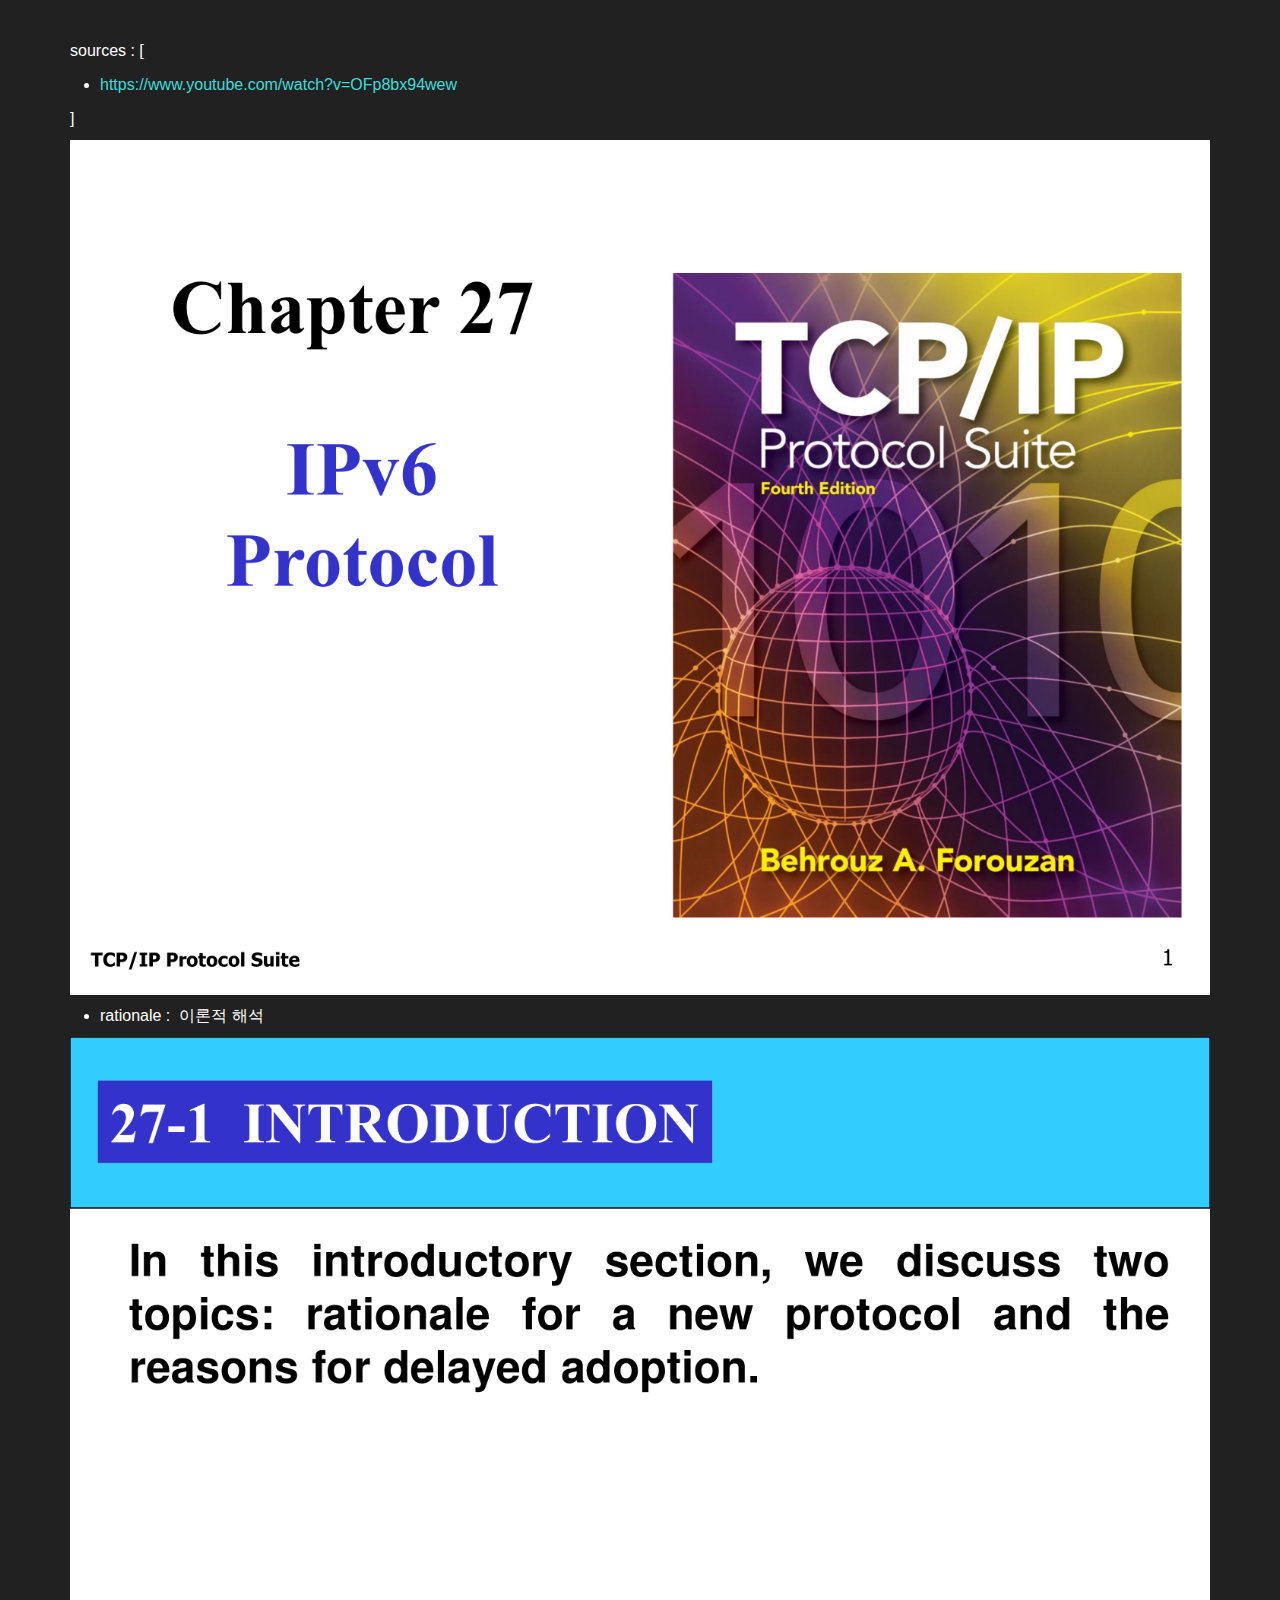
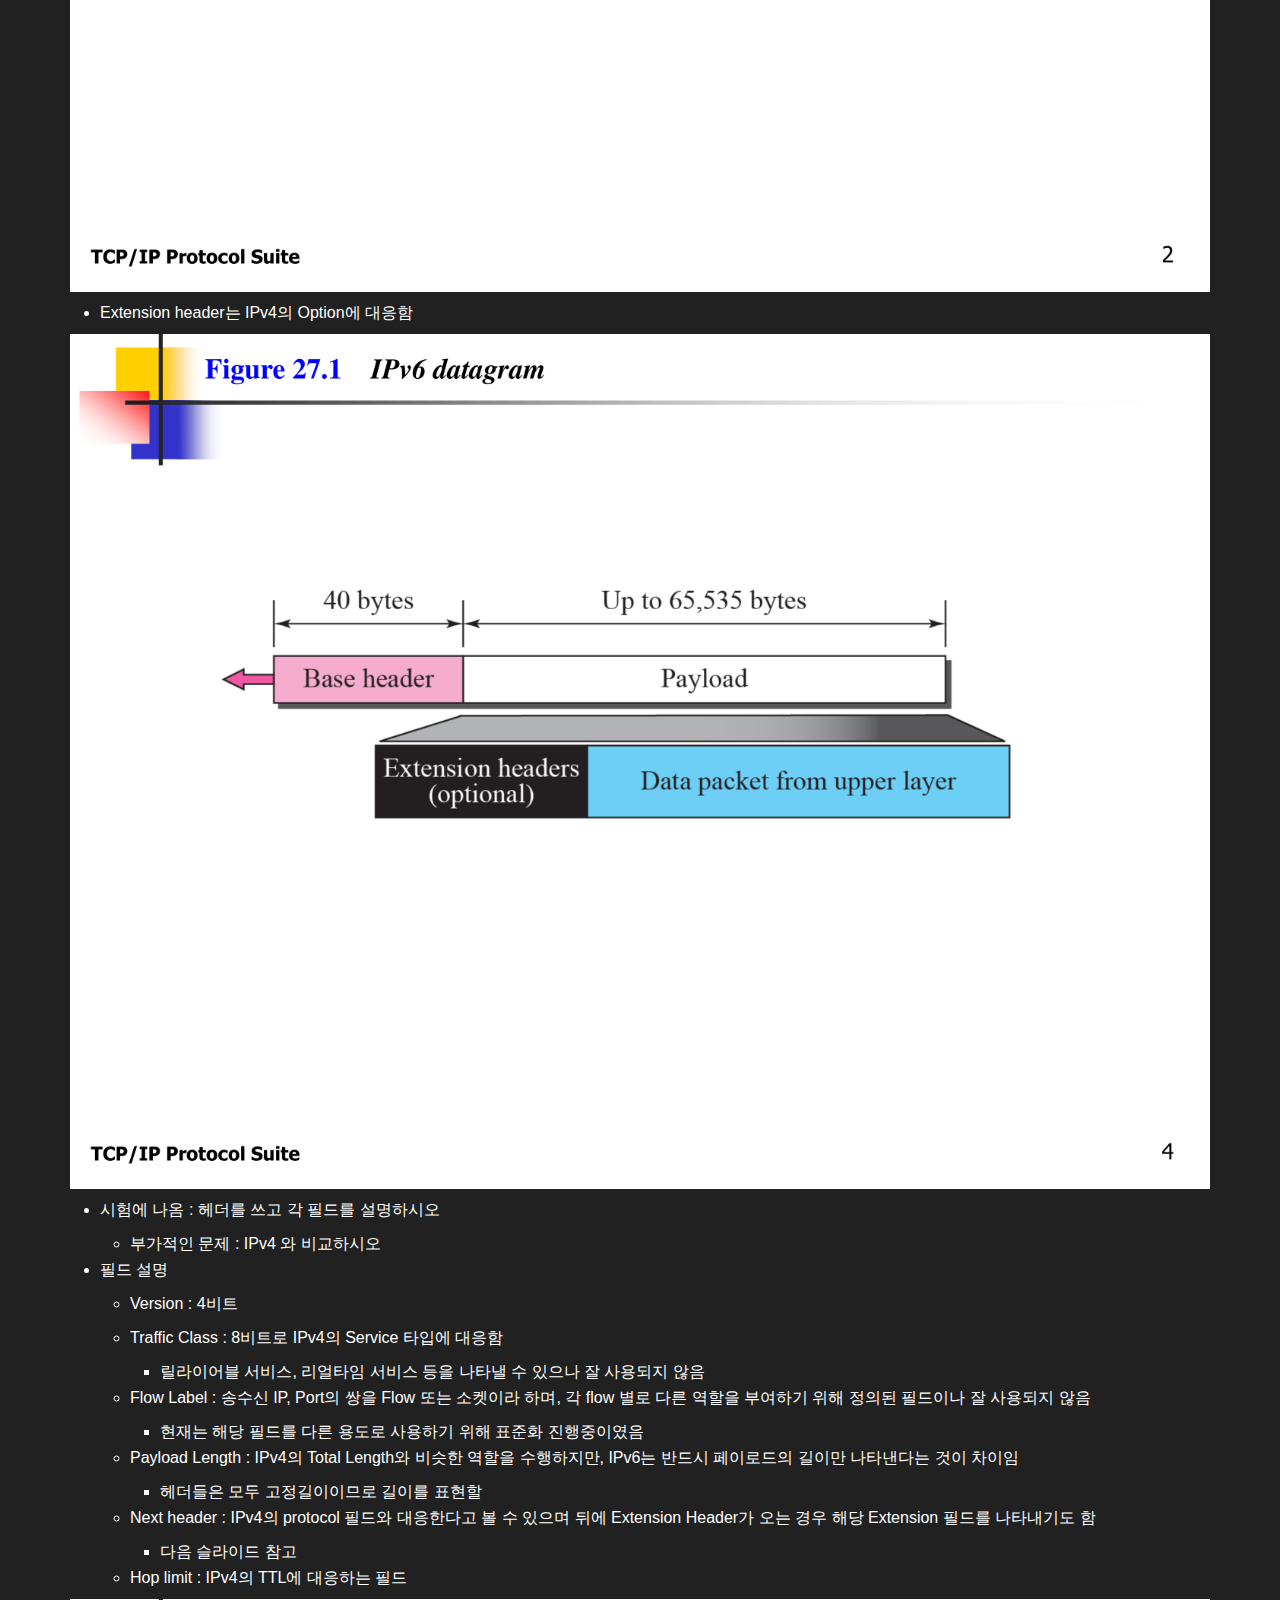
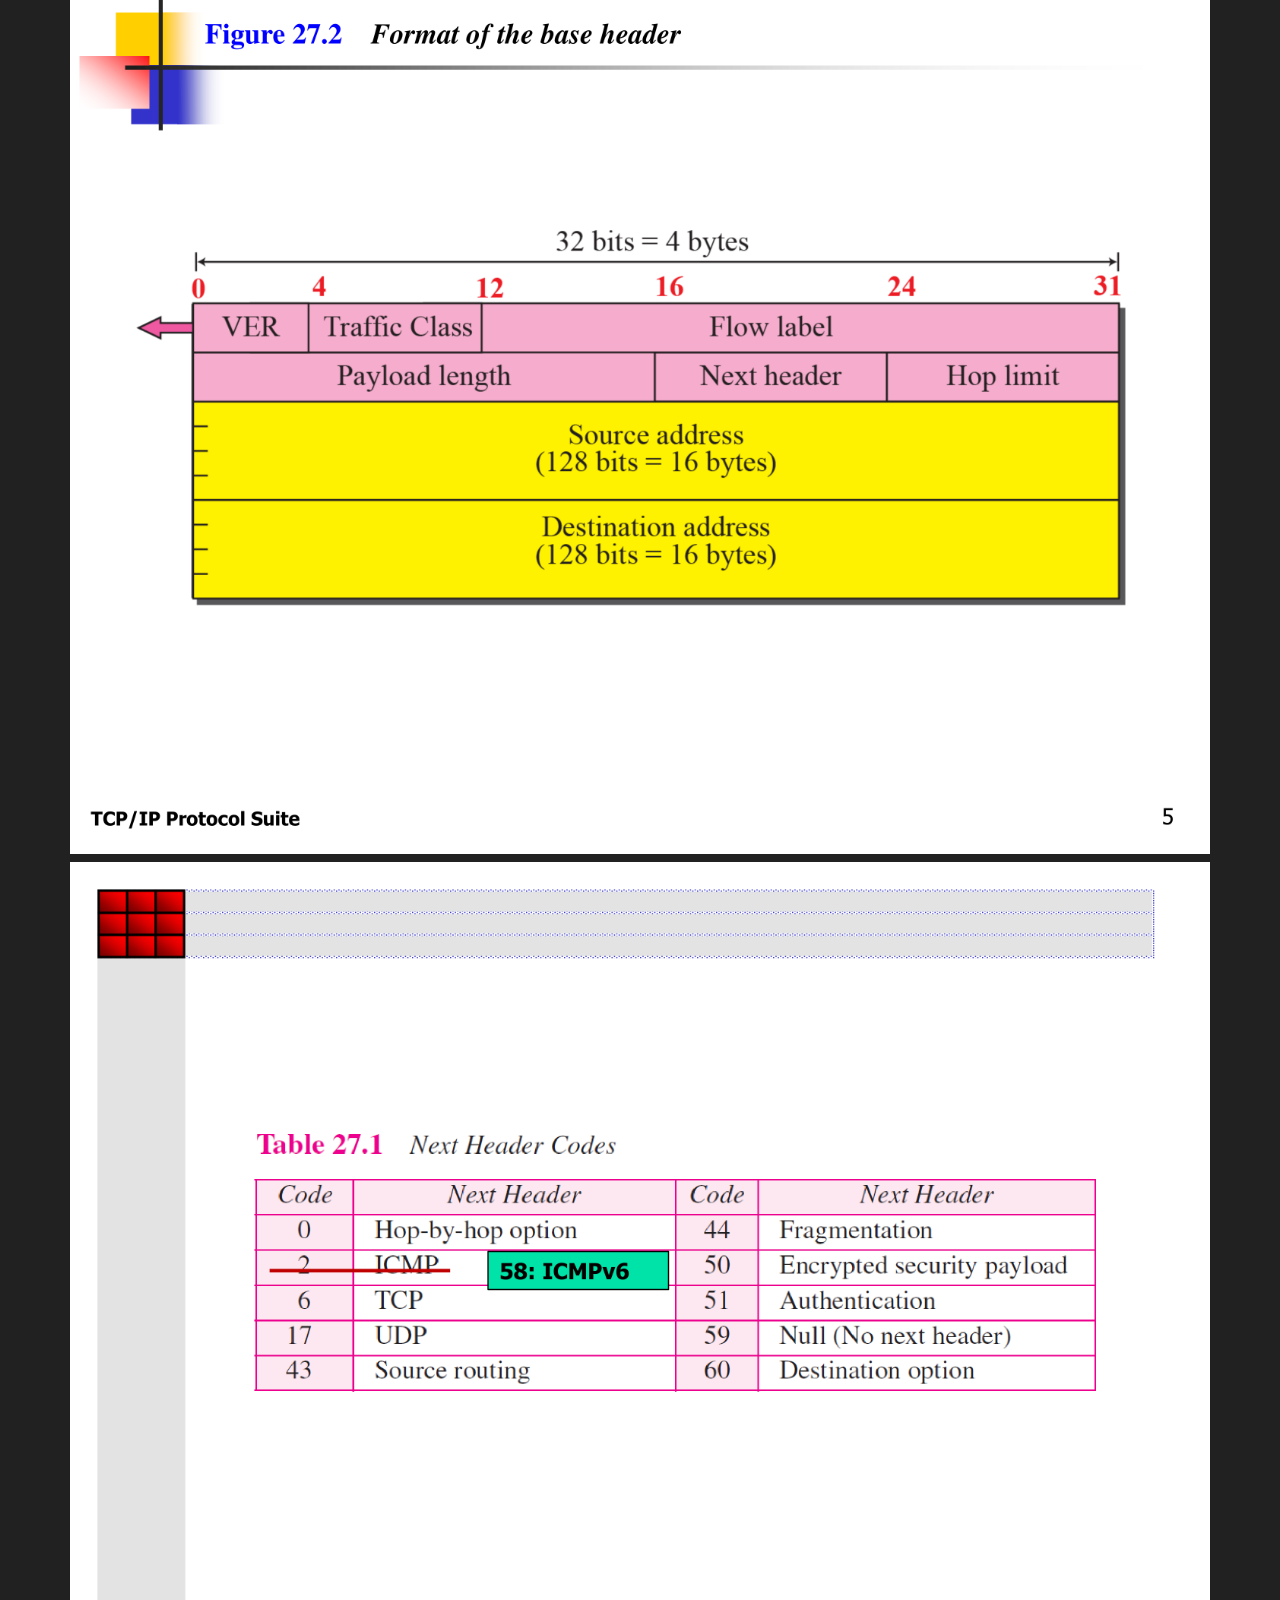
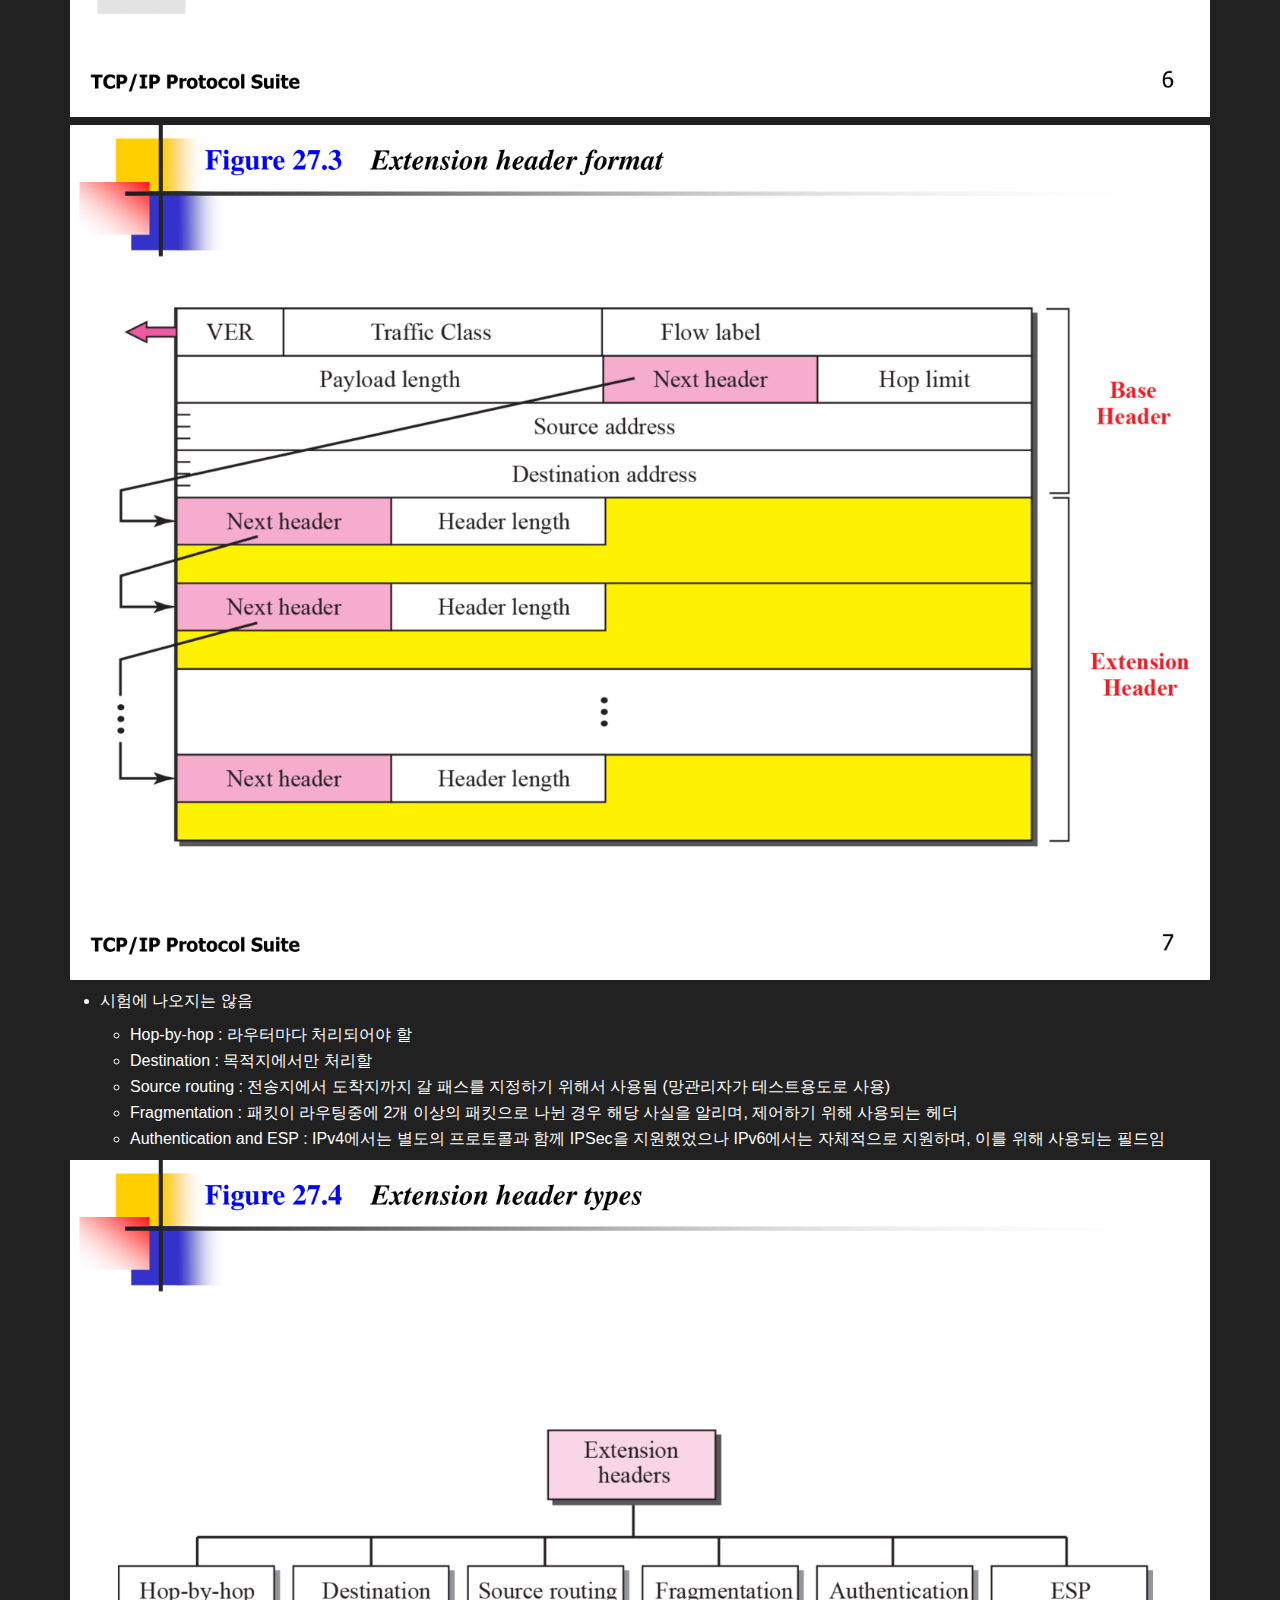
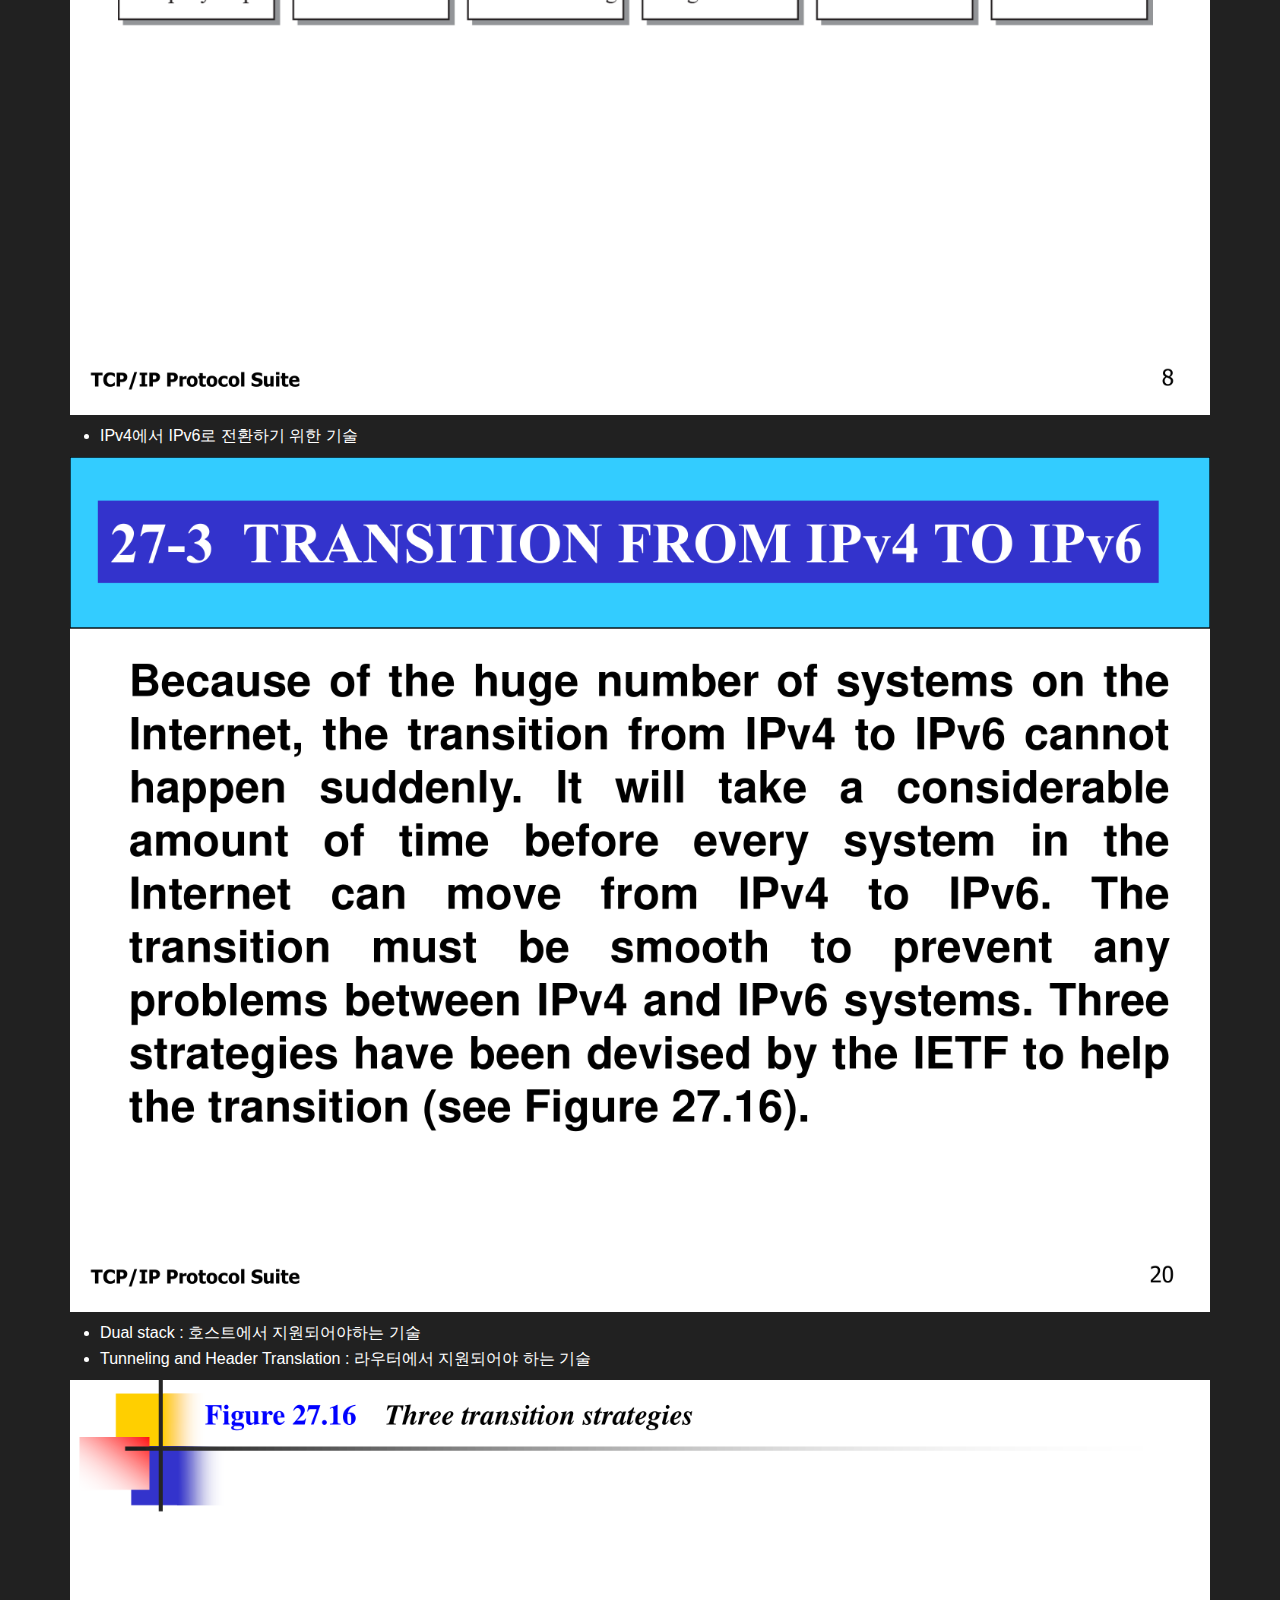
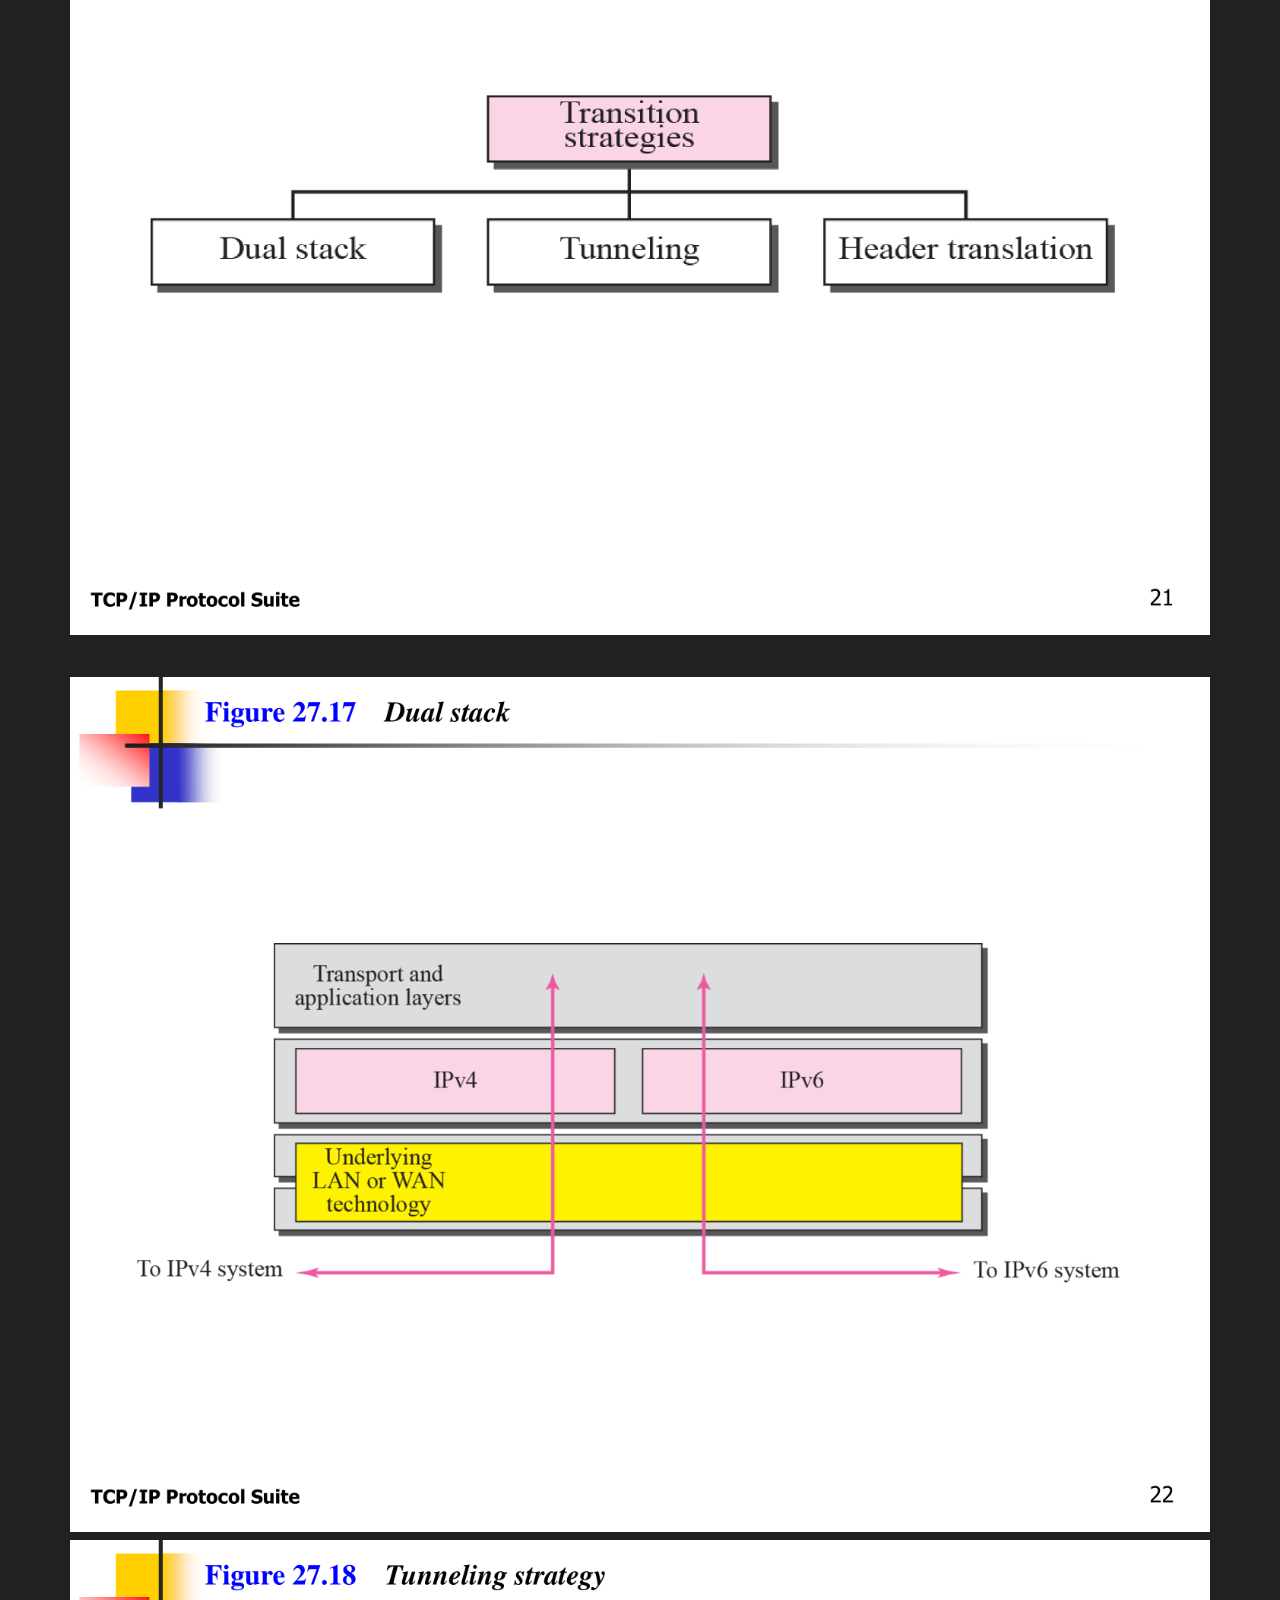
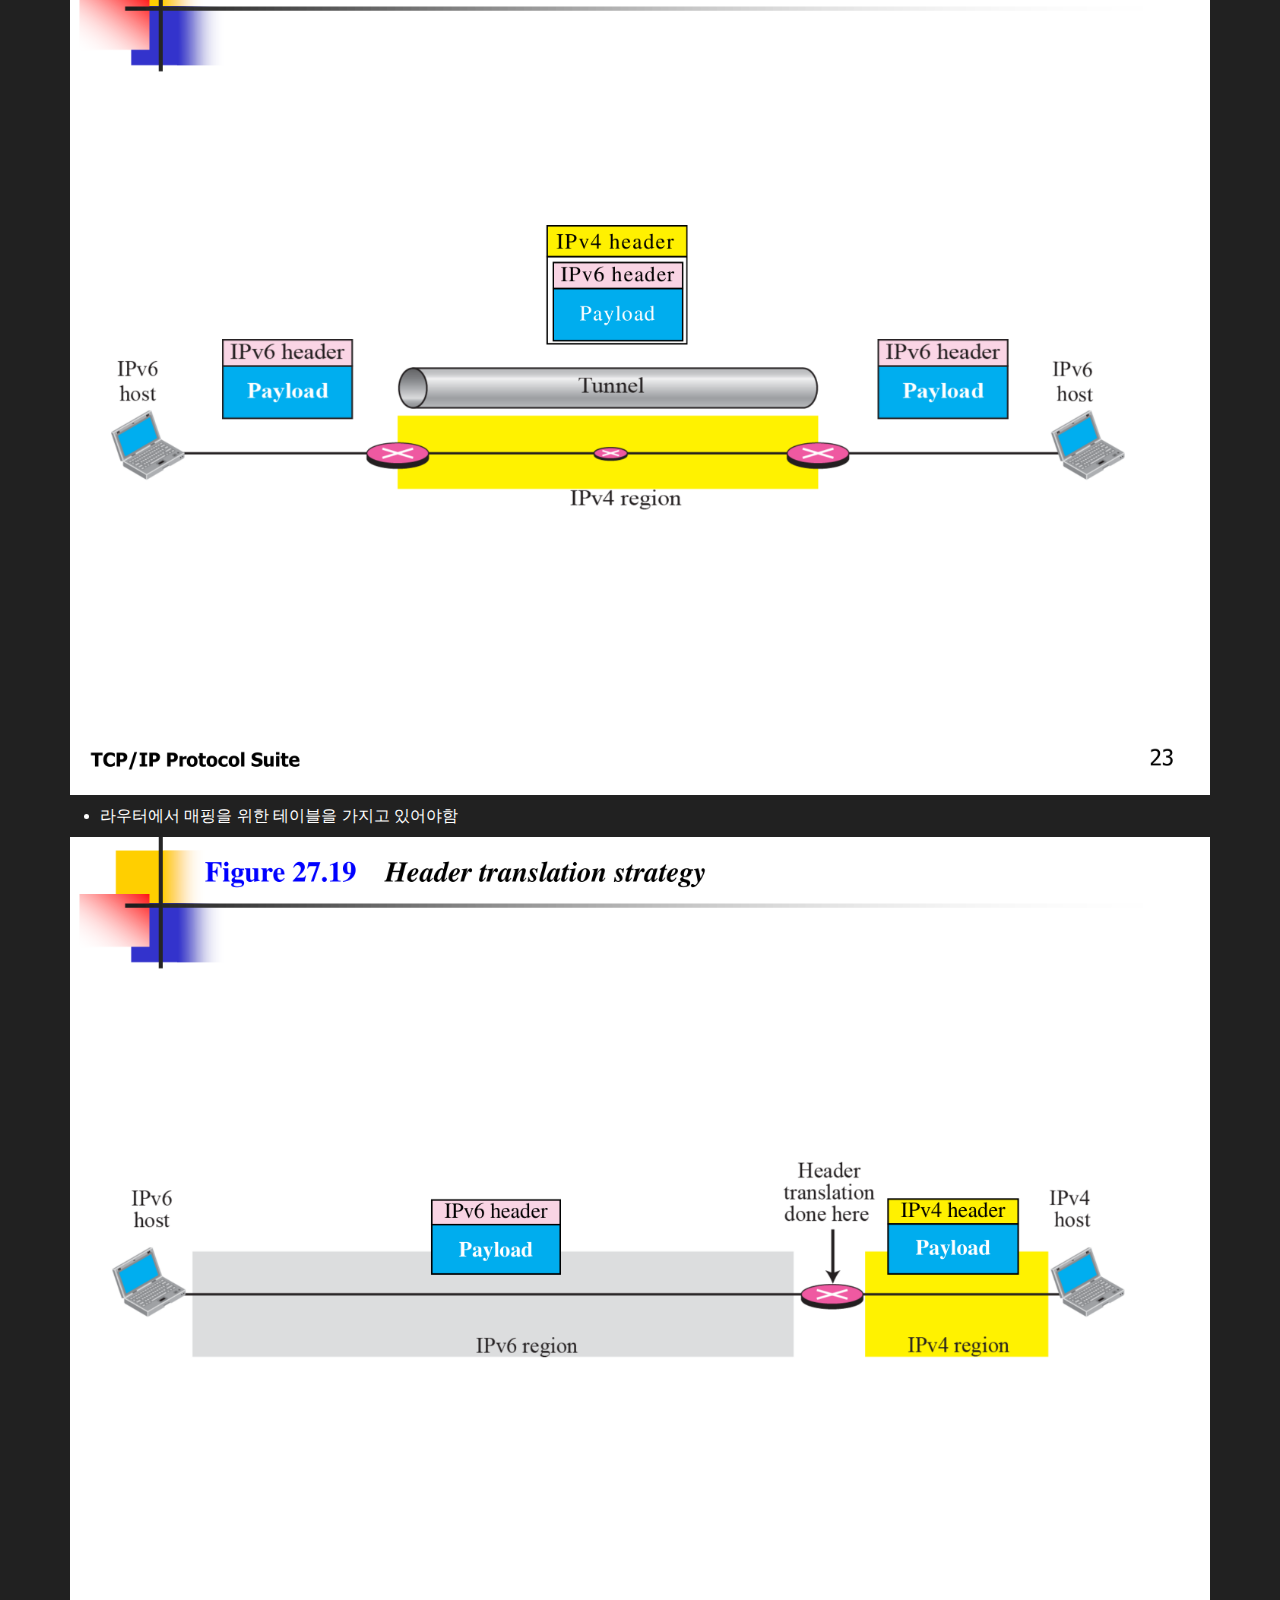
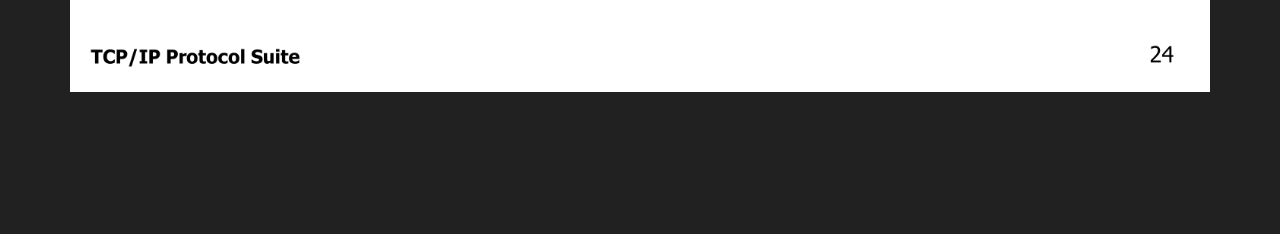
<file: docs/network/1-ipv6-protocol/index.html>
<!doctype html>
<html>
<head>
<meta charset='UTF-8'><meta name='viewport' content='width=device-width initial-scale=1'>
<title>README</title><style type='text/css'>html {overflow-x: initial !important;}:root { --bg-color:#ffffff; --text-color:#333333; --select-text-bg-color:#B5D6FC; --select-text-font-color:auto; --monospace:"Lucida Console",Consolas,"Courier",monospace; --title-bar-height:20px; }
.mac-os-11 { --title-bar-height:28px; }
html { font-size: 14px; background-color: var(--bg-color); color: var(--text-color); font-family: "Helvetica Neue", Helvetica, Arial, sans-serif; -webkit-font-smoothing: antialiased; }
body { margin: 0px; padding: 0px; height: auto; bottom: 0px; top: 0px; left: 0px; right: 0px; font-size: 1rem; line-height: 1.42857; overflow-x: hidden; background: inherit; tab-size: 4; }
iframe { margin: auto; }
a.url { word-break: break-all; }
a:active, a:hover { outline: 0px; }
.in-text-selection, ::selection { text-shadow: none; background: var(--select-text-bg-color); color: var(--select-text-font-color); }
#write { margin: 0px auto; height: auto; width: inherit; word-break: normal; overflow-wrap: break-word; position: relative; white-space: normal; overflow-x: visible; padding-top: 36px; }
#write.first-line-indent p { text-indent: 2em; }
#write.first-line-indent li p, #write.first-line-indent p * { text-indent: 0px; }
#write.first-line-indent li { margin-left: 2em; }
.for-image #write { padding-left: 8px; padding-right: 8px; }
body.typora-export { padding-left: 30px; padding-right: 30px; }
.typora-export .footnote-line, .typora-export li, .typora-export p { white-space: pre-wrap; }
.typora-export .task-list-item input { pointer-events: none; }
@media screen and (max-width: 500px) {
  body.typora-export { padding-left: 0px; padding-right: 0px; }
  #write { padding-left: 20px; padding-right: 20px; }
  .CodeMirror-sizer { margin-left: 0px !important; }
  .CodeMirror-gutters { display: none !important; }
}
#write li > figure:last-child { margin-bottom: 0.5rem; }
#write ol, #write ul { position: relative; }
img { max-width: 100%; vertical-align: middle; image-orientation: from-image; }
button, input, select, textarea { color: inherit; font: inherit; }
input[type="checkbox"], input[type="radio"] { line-height: normal; padding: 0px; }
*, ::after, ::before { box-sizing: border-box; }
#write h1, #write h2, #write h3, #write h4, #write h5, #write h6, #write p, #write pre { width: inherit; }
#write h1, #write h2, #write h3, #write h4, #write h5, #write h6, #write p { position: relative; }
p { line-height: inherit; }
h1, h2, h3, h4, h5, h6 { break-after: avoid-page; break-inside: avoid; orphans: 4; }
p { orphans: 4; }
h1 { font-size: 2rem; }
h2 { font-size: 1.8rem; }
h3 { font-size: 1.6rem; }
h4 { font-size: 1.4rem; }
h5 { font-size: 1.2rem; }
h6 { font-size: 1rem; }
.md-math-block, .md-rawblock, h1, h2, h3, h4, h5, h6, p { margin-top: 1rem; margin-bottom: 1rem; }
.hidden { display: none; }
.md-blockmeta { color: rgb(204, 204, 204); font-weight: 700; font-style: italic; }
a { cursor: pointer; }
sup.md-footnote { padding: 2px 4px; background-color: rgba(238, 238, 238, 0.7); color: rgb(85, 85, 85); border-radius: 4px; cursor: pointer; }
sup.md-footnote a, sup.md-footnote a:hover { color: inherit; text-transform: inherit; text-decoration: inherit; }
#write input[type="checkbox"] { cursor: pointer; width: inherit; height: inherit; }
figure { overflow-x: auto; margin: 1.2em 0px; max-width: calc(100% + 16px); padding: 0px; }
figure > table { margin: 0px; }
tr { break-inside: avoid; break-after: auto; }
thead { display: table-header-group; }
table { border-collapse: collapse; border-spacing: 0px; width: 100%; overflow: auto; break-inside: auto; text-align: left; }
table.md-table td { min-width: 32px; }
.CodeMirror-gutters { border-right: 0px; background-color: inherit; }
.CodeMirror-linenumber { user-select: none; }
.CodeMirror { text-align: left; }
.CodeMirror-placeholder { opacity: 0.3; }
.CodeMirror pre { padding: 0px 4px; }
.CodeMirror-lines { padding: 0px; }
div.hr:focus { cursor: none; }
#write pre { white-space: pre-wrap; }
#write.fences-no-line-wrapping pre { white-space: pre; }
#write pre.ty-contain-cm { white-space: normal; }
.CodeMirror-gutters { margin-right: 4px; }
.md-fences { font-size: 0.9rem; display: block; break-inside: avoid; text-align: left; overflow: visible; white-space: pre; background: inherit; position: relative !important; }
.md-diagram-panel { width: 100%; margin-top: 10px; text-align: center; padding-top: 0px; padding-bottom: 8px; overflow-x: auto; }
#write .md-fences.mock-cm { white-space: pre-wrap; }
.md-fences.md-fences-with-lineno { padding-left: 0px; }
#write.fences-no-line-wrapping .md-fences.mock-cm { white-space: pre; overflow-x: auto; }
.md-fences.mock-cm.md-fences-with-lineno { padding-left: 8px; }
.CodeMirror-line, twitterwidget { break-inside: avoid; }
.footnotes { opacity: 0.8; font-size: 0.9rem; margin-top: 1em; margin-bottom: 1em; }
.footnotes + .footnotes { margin-top: 0px; }
.md-reset { margin: 0px; padding: 0px; border: 0px; outline: 0px; vertical-align: top; background: 0px 0px; text-decoration: none; text-shadow: none; float: none; position: static; width: auto; height: auto; white-space: nowrap; cursor: inherit; -webkit-tap-highlight-color: transparent; line-height: normal; font-weight: 400; text-align: left; box-sizing: content-box; direction: ltr; }
li div { padding-top: 0px; }
blockquote { margin: 1rem 0px; }
li .mathjax-block, li p { margin: 0.5rem 0px; }
li blockquote { margin: 1rem 0px; }
li { margin: 0px; position: relative; }
blockquote > :last-child { margin-bottom: 0px; }
blockquote > :first-child, li > :first-child { margin-top: 0px; }
.footnotes-area { color: rgb(136, 136, 136); margin-top: 0.714rem; padding-bottom: 0.143rem; white-space: normal; }
#write .footnote-line { white-space: pre-wrap; }
@media print {
  body, html { border: 1px solid transparent; height: 99%; break-after: avoid; break-before: avoid; font-variant-ligatures: no-common-ligatures; }
  #write { margin-top: 0px; padding-top: 0px; border-color: transparent !important; }
  .typora-export * { -webkit-print-color-adjust: exact; }
  .typora-export #write { break-after: avoid; }
  .typora-export #write::after { height: 0px; }
  .is-mac table { break-inside: avoid; }
}
.footnote-line { margin-top: 0.714em; font-size: 0.7em; }
a img, img a { cursor: pointer; }
pre.md-meta-block { font-size: 0.8rem; min-height: 0.8rem; white-space: pre-wrap; background: rgb(204, 204, 204); display: block; overflow-x: hidden; }
p > .md-image:only-child:not(.md-img-error) img, p > img:only-child { display: block; margin: auto; }
#write.first-line-indent p > .md-image:only-child:not(.md-img-error) img { left: -2em; position: relative; }
p > .md-image:only-child { display: inline-block; width: 100%; }
#write .MathJax_Display { margin: 0.8em 0px 0px; }
.md-math-block { width: 100%; }
.md-math-block:not(:empty)::after { display: none; }
.MathJax_ref { fill: currentcolor; }
[contenteditable="true"]:active, [contenteditable="true"]:focus, [contenteditable="false"]:active, [contenteditable="false"]:focus { outline: 0px; box-shadow: none; }
.md-task-list-item { position: relative; list-style-type: none; }
.task-list-item.md-task-list-item { padding-left: 0px; }
.md-task-list-item > input { position: absolute; top: 0px; left: 0px; margin-left: -1.2em; margin-top: calc(1em - 10px); border: none; }
.math { font-size: 1rem; }
.md-toc { min-height: 3.58rem; position: relative; font-size: 0.9rem; border-radius: 10px; }
.md-toc-content { position: relative; margin-left: 0px; }
.md-toc-content::after, .md-toc::after { display: none; }
.md-toc-item { display: block; color: rgb(65, 131, 196); }
.md-toc-item a { text-decoration: none; }
.md-toc-inner:hover { text-decoration: underline; }
.md-toc-inner { display: inline-block; cursor: pointer; }
.md-toc-h1 .md-toc-inner { margin-left: 0px; font-weight: 700; }
.md-toc-h2 .md-toc-inner { margin-left: 2em; }
.md-toc-h3 .md-toc-inner { margin-left: 4em; }
.md-toc-h4 .md-toc-inner { margin-left: 6em; }
.md-toc-h5 .md-toc-inner { margin-left: 8em; }
.md-toc-h6 .md-toc-inner { margin-left: 10em; }
@media screen and (max-width: 48em) {
  .md-toc-h3 .md-toc-inner { margin-left: 3.5em; }
  .md-toc-h4 .md-toc-inner { margin-left: 5em; }
  .md-toc-h5 .md-toc-inner { margin-left: 6.5em; }
  .md-toc-h6 .md-toc-inner { margin-left: 8em; }
}
a.md-toc-inner { font-size: inherit; font-style: inherit; font-weight: inherit; line-height: inherit; }
.footnote-line a:not(.reversefootnote) { color: inherit; }
.md-attr { display: none; }
.md-fn-count::after { content: "."; }
code, pre, samp, tt { font-family: var(--monospace); }
kbd { margin: 0px 0.1em; padding: 0.1em 0.6em; font-size: 0.8em; color: rgb(36, 39, 41); background: rgb(255, 255, 255); border: 1px solid rgb(173, 179, 185); border-radius: 3px; box-shadow: rgba(12, 13, 14, 0.2) 0px 1px 0px, rgb(255, 255, 255) 0px 0px 0px 2px inset; white-space: nowrap; vertical-align: middle; }
.md-comment { color: rgb(162, 127, 3); opacity: 0.8; font-family: var(--monospace); }
code { text-align: left; vertical-align: initial; }
a.md-print-anchor { white-space: pre !important; border-width: initial !important; border-style: none !important; border-color: initial !important; display: inline-block !important; position: absolute !important; width: 1px !important; right: 0px !important; outline: 0px !important; background: 0px 0px !important; text-decoration: initial !important; text-shadow: initial !important; }
.md-inline-math .MathJax_SVG .noError { display: none !important; }
.html-for-mac .inline-math-svg .MathJax_SVG { vertical-align: 0.2px; }
.md-math-block .MathJax_SVG_Display { text-align: center; margin: 0px; position: relative; text-indent: 0px; max-width: none; max-height: none; min-height: 0px; min-width: 100%; width: auto; overflow-y: hidden; display: block !important; }
.MathJax_SVG_Display, .md-inline-math .MathJax_SVG_Display { width: auto; margin: inherit; display: inline-block !important; }
.MathJax_SVG .MJX-monospace { font-family: var(--monospace); }
.MathJax_SVG .MJX-sans-serif { font-family: sans-serif; }
.MathJax_SVG { display: inline; font-style: normal; font-weight: 400; line-height: normal; zoom: 90%; text-indent: 0px; text-align: left; text-transform: none; letter-spacing: normal; word-spacing: normal; overflow-wrap: normal; white-space: nowrap; float: none; direction: ltr; max-width: none; max-height: none; min-width: 0px; min-height: 0px; border: 0px; padding: 0px; margin: 0px; }
.MathJax_SVG * { transition: none 0s ease 0s; }
.MathJax_SVG_Display svg { vertical-align: middle !important; margin-bottom: 0px !important; margin-top: 0px !important; }
.os-windows.monocolor-emoji .md-emoji { font-family: "Segoe UI Symbol", sans-serif; }
.md-diagram-panel > svg { max-width: 100%; }
[lang="flow"] svg, [lang="mermaid"] svg { max-width: 100%; height: auto; }
[lang="mermaid"] .node text { font-size: 1rem; }
table tr th { border-bottom: 0px; }
video { max-width: 100%; display: block; margin: 0px auto; }
iframe { max-width: 100%; width: 100%; border: none; }
.highlight td, .highlight tr { border: 0px; }
mark { background: rgb(255, 255, 0); color: rgb(0, 0, 0); }
.md-html-inline .md-plain, .md-html-inline strong, mark .md-inline-math, mark strong { color: inherit; }
mark .md-meta { color: rgb(0, 0, 0); opacity: 0.3 !important; }
@media print {
  .typora-export h1, .typora-export h2, .typora-export h3, .typora-export h4, .typora-export h5, .typora-export h6 { break-inside: avoid; }
}
.md-diagram-panel .messageText { stroke: none !important; }
.md-diagram-panel .start-state { fill: var(--node-fill); }
.md-diagram-panel .edgeLabel rect { opacity: 1 !important; }
.md-require-zoom-fix foreignobject { font-size: var(--mermaid-font-zoom); }


/* roboto-300 - latin */
/* roboto-300italic - latin */
/* roboto-regular - latin */
/* roboto-italic - latin */
/* roboto-500 - latin */
/* roboto-500italic - latin */
/* roboto-700 - latin */
/* roboto-700italic - latin */
/* roboto-900 - latin */
/* roboto-900italic - latin */
/* sorucecodepro-400 - latin */
@font-face {
     font-family: 'Source Code Pro';
     font-style: normal;
     font-weight: 400;
     src: local('Source Code Pro'), local('SourceCodePro-Regular'),
     url('file:////home/pu0116/snap/typora/33/.config/Typora/themes/godopu-dark/SourceCodePro-Regular.ttf') format('truetype');
}@import "";

/*by H16nning*/

:root {
	--bg-color: #212121;
	--side-bar-bg-color: #1a1a1a;
	--control-text-color: #e6ecf1;
	--primary-color: rgb(60, 220, 220);
	/* --primary-color: red; */
	--primary-btn-border-color: #3884ff;
	--active-file-bg-color: #5d6574;
	--active-file-text-color: inherit;
	--active-file-border-color: #3884ff;
	--item-hover-text-color: #8092af;
	--item-hover-bg-color: #29303c;
	--window-border: 0px solid #212121;
	/* --window-border: 1px solid red; */
	--select-text-font-color: #e6ecf1;
	--select-text-bg-color: #3277e5;

	--md-char-color: #8092af;
	--heading-char-color: #8092af;
	--meta-content-color: #3783ff;

	--borders: #1a1a1a;
	--table-border-color: #353c49;
	--boxes: #29303c;
	--boxes-darker: #424b5a;
	--boxes-darker2: #485364;
	--boxes-darkest: #5b697e;
	--drag-placeholder-color: #424b5a;

	--mds: #183055;
	--text-color: #e6ecf1;
	--heading-text-color: white;
	--light-text-color: #5b697e;
	--light-text-color-brighter: #768292;
	--codeboxes: white;
	--rawblock-edit-panel-bd: transparent;

	--primary-color-white: #5272a7;
	--primary-color-white-darker: #5a83c5;
	--primary-color-darker: #1f65d6;
	--focus-ring-color: #3783ff;

	--danger-color: rgb(255, 70, 66);
	--font-family: "Roboto", sans-serif;
	--code-font-family: "Source Code Pro";
	--monospace: "Source Code Pro";
}

html,
.form-control,
.modal {
	font-size: 16px;
}

body {
	background: var(--bg-color);
	font-family: var(--font-family);
	font-weight: 400;
	color: white;
	line-height: 1.625rem;
	height: 100%;
}

#write {
	max-width: 75rem;
	margin: 0 auto;
	padding: 30px;
	padding-bottom: 100px;
	position: static;
	width: 100%;
}

#write > ul:first-child,
#write > ol:first-child {
	margin-top: 30px;
}

a {
	color: var(--primary-color);
	text-decoration: none !important;
	transition-duration: 0.2s;
	transition-property: color;
}

a:hover {
	color: var(--primary-color-darker);
}

.ty-preferences a {
	color: var(--primary-color);
}

h1,
h2,
h3,
h4,
h5,
h6 {
	position: relative;
	color: var(--heading-text-color);
	cursor: text;
}

h1:hover a.anchor,
h2:hover a.anchor,
h3:hover a.anchor,
h4:hover a.anchor,
h5:hover a.anchor,
h6:hover a.anchor {
	text-decoration: none;
}

h1 tt,
h1 code {
	font-size: inherit;
}

h2 tt,
h2 code {
	font-size: inherit;
}

h3 tt,
h3 code {
	font-size: inherit;
}

h4 tt,
h4 code {
	font-size: inherit;
}

h5 tt,
h5 code {
	font-size: inherit;
}

h6 tt,
h6 code {
	font-size: inherit;
}

h1 {
	font-size: 1.6rem;
	font-weight: 500;
	line-height: 1.5;
	margin-top: 1rem;
	margin-bottom: 1rem;
	padding-bottom: 0.4rem;
	border-bottom: solid 1px darkgray;
}

h2 {
	font-size: 1.4rem;
	font-weight: 700;
	line-height: 1.5;
	margin-top: 0.8rem;
	margin-bottom: 0.5rem;
}

h3 {
	font-size: 1.2rem;
	font-weight: 700;
	line-height: 1.5;
	margin-top: 0.6rem;
	margin-bottom: 0.5rem;
}

h4 {
	font-size: 1.2rem;
	font-weight: 700;
	line-height: 1.5;
	margin-top: 0.5rem;
	margin-bottom: 0.5rem;
	margin-left: 0.5rem;
}

h5 {
	font-size: 1.1rem;
	font-weight: 700;
	line-height: 1.5;
	margin-top: 0.5rem;
	margin-bottom: 0.5rem;
	margin-left: 1rem;
}

h6 {
	font-size: 1rem;
	font-weight: 700;
	line-height: 1.5;
	margin-top: 0.5rem;
	margin-bottom: 0.5rem;
	margin-left: 1.5rem;
	opacity: 0.8;
}

h4:before {
	content: "□ ";
}

h5:before {
	content: "○ ";
}

h6:before {
	content: "─ ";
}

#write > h1.md-focus:before,
#write > h2.md-focus:before,
#write > h3.md-focus:before,
#write > h4.md-focus:before,
#write > h5.md-focus:before,
#write > h6.md-focus:before {
	color: var(--light-text-color);
	border: none;
	position: absolute;
	font-size: 1rem;
	font-weight: 700;
	padding: 0px;
	line-height: 1;
}

#write > h1.md-focus:before {
	content: "h1";
	top: 0.8rem;
	left: -1.75rem;
}

#write > h2.md-focus:before {
	content: "h2";
	top: 0.6rem;
	left: -1.75rem;
}

#write > h3.md-focus:before {
	content: "h3";
	top: 0.45rem;
	left: -1.75rem;
}

#write > h4.md-focus:before {
	content: "h4";
	top: 0.4rem;
	left: -1.75rem;
}

#write > h5.md-focus:before {
	content: "h5";
	top: 0.4rem;
	left: -1.75rem;
}

#write > h6.md-focus:before {
	content: "h6";
	top: 0.2rem;
	left: -1.75rem;
}

h1:first-child,
h2:first-child,
h3:first-child,
h4:first-child,
h5:first-child,
h6:first-child,
blockquote h1,
blockquote h2,
blockquote h3,
blockquote h4,
blockquote h5,
blockquote h6 {
	margin-top: 0rem;
}

p,
blockquote,
ul,
ol,
dl {
	margin: 0.5rem 0rem 0.5rem 0rem;
}

li > ol,
li > ul {
	margin: 0 0;
}

/* hr {
    height: 2px;
    padding: 0;
    margin: 16px 0;
    background-color: var(--borders);
    border: 0 none;
    overflow: hidden;
    box-sizing: content-box;
} */

hr {
	background-color: lightgray;
	border: solid lightgray;
	border-radius: 0.5rem;
	height: 0.06cm;
	margin: 2rem 10rem;
	page-break-after: always;
}

li p.first {
	display: inline-block;
}

ul,
ol {
	padding-left: 30px;
}

ul:first-child,
ol:first-child {
	margin-top: 0;
}

ul:last-child,
ol:last-child {
	margin-bottom: 0;
}

.md-blockmeta {
	color: var(--md-char-color);
}

mark {
	background-color: rgb(56, 132, 255, 0.4);
	color: var(--text-color);
}

/*BLOCKQUOTE*/

blockquote {
	width: 100%;
	background-color: var(--borders);
	border-left: 4px solid rgb(212, 212, 212);
	border-radius: 0.3em;
	padding: 1rem;
}

blockquote blockquote {
	padding-right: 0;
}

table {
	font-size: 0.875rem;
	padding: 0;
	margin: 1.5rem 0;
	word-break: initial;
}

/*TABLE*/

table tr {
	border-top: 1px solid var(--borders);
	border-bottom: 1px solid var(--borders);
	margin: 0;
	padding: 0;
}

table tr.md-end-block {
	border-top: none;
}

table tr th {
	font-weight: bold;
	border: none;
	border-bottom: solid 2px var(--borders);
	margin: 0;
	padding: 10px 16px;
	transition-duration: 0.1s;
	transition-property: background-color;
}

table tr td {
	border: none;
	margin: 0;
	padding: 10px 16px;
	transition-duration: 0.1s;
	transition-property: background-color;
}

#write table tr td:hover,
#write table tr th:hover {
	background-color: var(--boxes);
}

table tr th:first-child,
table tr td:first-child {
	margin-top: 0;
}

table tr th:last-child,
table tr td:last-child {
	margin-bottom: 0;
}

/*OTHER TABLE THINGS*/

.ty-table-edit {
	padding: 0.3rem;
	border: solid 1px var(--borders);
	border-radius: 0.3rem;
	box-shadow: rgba(0, 0, 0, 0.2) 0px 3px 8px 0px;
	transition-duration: 0.3s;
	transition-property: opacity;
}

.ty-table-edit:active,
.ty-table-edit:focus,
.popover:active,
.popover:focus {
	box-shadow: rgba(0, 0, 0, 0.2) 0px 3px 8px 0px;
}

.popover {
	border: solid 1px var(--borders);
	box-shadow: rgba(0, 0, 0, 0.2) 0px 3px 8px 0px;
	border-radius: 0.3rem;
}

.popover .arrow {
	border-bottom-color: var(--borders);
}

.md-grid-board .md-grid-ext {
	background-color: var(--boxes);
}

.md-grid-board tr[row="1"] .md-grid-ext {
	background-color: var(--boxes-darkest);
}

.md-grid-board a.md-active,
.md-grid-board a:hover {
	background-color: var(--primary-color-white);
	border-color: var(--primary-color-white-darker);
}

#md-grid-width,
#md-grid-height {
	border-radius: 0.3rem;
	border-color: var(--borders);
	transition-duration: 0.3s;
	transition-property: border-color;
}

#md-grid-width:focus,
#md-grid-height:focus {
	border-radius: 0.3rem;
	border-color: var(--primary-color);
}

/*CODE*/

.CodeMirror {
	padding: 1rem;
	font-family: "Source Code Pro", monospace;
}

.cm-s-inner .CodeMirror-gutters {
	background-color: none;
	border-right: none;
	border-radius: 0px;
	width: 2rem;
	color: white;
	height: 100%;
	white-space: nowrap;
}

.CodeMirror.cm-s-typora-default div.CodeMirror-cursor {
	border-left: solid 2px var(--light-text-color-brighter);
}

.CodeMirror.cm-s-typora-default .CodeMirror-activeline-background {
	background-color: var(--boxes);
}

.cm-s-inner .CodeMirror-cursor {
	color: white;
	border-left: solid 1px white;
}

.cm-s-inner .CodeMirror-linenumber {
	color: white;
	opacity: 0.6;
}

.cm-s-inner .CodeMirror-line::selection,
.cm-s-inner .CodeMirror-line::-moz-selection,
.cm-s-inner .CodeMirror-line > span::selection,
.cm-s-inner .CodeMirror-line > span::-moz-selection,
.cm-s-inner .CodeMirror-line > span > span::selection,
.cm-s-inner .CodeMirror-line > span > span::-moz-selection {
	background-color: rgba(255, 255, 255, 0.1);
}

.cm-s-inner span.cm-comment {
	color: #9daab6;
}

.cm-s-inner span.cm-string,
.cm-s-inner span.cm-string-2 {
	color: #71a7ff;
}

.cm-s-inner span.cm-number {
	color: #ff9d3d;
}

.cm-s-inner span.cm-variable,
.cm-s-inner span.cm-variable-2 {
	color: white;
}

.cm-s-inner span.cm-def {
	color: white;
}

.cm-s-inner span.cm-operator {
	color: #ff9d3d;
}

.cm-s-inner span.cm-keyword {
	color: #61e3a5;
}

.cm-s-inner span.cm-atom {
	color: #bd93f9;
}

.cm-s-inner span.cm-meta {
	color: #f8f8f2;
}

.cm-s-inner span.cm-link {
	color: var(--primary-color);
}

.cm-s-inner span.cm-tag,
.cm-s-inner .cm-header {
	color: #b4f6d6;
}

.cm-s-inner span.cm-attribute {
	color: #ff9d3d;
}

.cm-s-inner span.cm-qualifier,
.cm-s-inner span.cm-type,
.cm-s-inner span.cm-variable-3 {
	color: #82ee9d;
}

.cm-s-inner span.cm-property {
	color: #ffd6ad;
}

.cm-s-inner span.cm-builtin {
	color: #8ffaaa;
}

.md-fences.md-focus .cm-s-inner .CodeMirror-activeline-background {
	background: none;
}

.cm-s-inner .CodeMirror-selected,
.cm-s-inner .CodeMirror-selectedtext {
	background-color: rgba(255, 255, 255, 0.1);
}

.cm-s-typora-default .cm-header,
.cm-s-typora-default .cm-property {
	color: var(--primary-color);
}

#typora-source span.cm-variable {
	color: var(--window-border);
}

#write .code-tooltip {
	box-shadow: rgba(0, 0, 0, 0.2) 0px 3px 8px 0px;
	border: solid 1px var(--borders);
	border-radius: 0.3rem;
	background-color: var(--bg-color);
	color: var(--text-color);
	width: 15rem;
	height: 2.5rem;
	bottom: -3rem;
	padding: 0.1875rem;
}

#write .code-tooltip .ty-input {
	border: solid 1px var(--borders);
	height: 2rem;
	line-height: 2rem;
	margin: 0rem;
	padding-left: 0.5rem !important;
	text-align: left;
	display: block;
	font-size: 0.8rem;
	font-weight: 600;
	font-family: var(--font-family);
	transition-duration: 0.3s;
	transition-property: border;
}

#write .code-tooltip .ty-input:focus {
	border-color: var(--primary-color);
}

.html-for-mac .ty-cm-lang-input:empty:after {
	left: 0.5rem;
}

.autoComplt-list li,
.fences-auto-suggest li {
	font-weight: 500;
	transition-duration: 0.3s;
	transition-property: background-color, color;
}

.autoComplt-list li.active,
.fences-auto-suggest li:hover {
	background-color: var(--boxes);
	color: var(--primary-color);
}

.md-fences,
tt {
	border-radius: 0.3rem;
	color: #ffffff;
	padding: 1.5rem;
	font-size: 16px;
}

code {
	font-family: "Roboto";
	padding: 0.25rem 0.5rem;
	background-color: var(--boxes);
	font-size: 0.9rem;
	border-radius: 0.2rem;
}

.md-fences .CodeMirror div.CodeMirror-cursor,
.md-htmlblock-panel .CodeMirror div.CodeMirror-cursor {
	border-left: solid 1px white;
}

.md-fences {
	margin-bottom: 1.5rem;
	margin-top: 1.5rem;
	padding-top: 8px;
	padding-bottom: 6px;
	border-radius: 12px;
	background-color: var(--borders);
}

/*CHECKBOXES*/

.md-task-list-item > input:before,
input[type="checkbox"]:before {
	border-radius: 0.2rem;
	margin-top: -0.08rem;
	margin-left: -0.1rem;
	width: 1rem;
	height: 1rem;
	background-color: var(--boxes-darkest);
	content: " ";
	display: block;
	transition-duration: 0.3s;
	transition-property: background-color;
}

.md-task-list-item:hover > input:before,
input[type="checkbox"]:hover:before {
	background-color: var(--boxes-darker);
}

.md-task-list-item > input:checked:before,
.md-task-list-item > input[checked]:before,
input[type="checkbox"]:checked:before {
	background-color: var(--primary-color);
}

.md-task-list-item:hover > input:checked:before,
.md-task-list-item:hover > input[checked]:before,
input[type="checkbox"]:hover:checked:before {
	background-color: var(--primary-color-darker);
}

.md-task-list-item > input:after,
.md-task-list-item > input:after,
input[type="checkbox"]:after {
	transform: rotate(-45deg);
	position: absolute;
	border: 2px solid white;
	border-top: 0;
	border-right: 0;
	top: 0.16rem;
	left: 0.1rem;
	width: 0.6rem;
	height: 0.375rem;
	content: " ";
	opacity: 0;
	transition-duration: 0.3s;
	transition-property: opacity;
}

.md-task-list-item > input:checked:after,
.md-task-list-item > input[checked]:after,
input[type="checkbox"]:checked:after {
	opacity: 1;
}

.ty-preferences input[type="checkbox"]:before {
	width: 1.2rem;
	height: 1.2rem;
}

.ty-preferences input[type="checkbox"]:after {
	width: 0.5rem;
	height: 0.32rem;
	top: 0.19rem;
	left: 0.14rem;
}

@media print {
	html {
		font-size: 13px;
	}

	table,
	pre {
		page-break-inside: avoid;
	}

	pre {
		word-wrap: break-word;
	}
}

#write pre.md-meta-block {
	padding: 0.6rem;
	line-height: 1.5;
	background-color: var(--boxes);
	margin: -0.3rem 0 -0.3rem 0;
	font-family: serif;
	font-size: 20px;
	border: 0;
	border-radius: 0.2rem;
	font-weight: bold;
	color: var(--text-color);
	border-left: solid 4px var(--primary-color);
}

/* #write pre.md-meta-block {
	background: transparent;
	border-bottom: solid;
	border-color: #393451;
	width: auto;
	font-family: "Times New Roman", Times, serif;
	font-size: 20px;
	font-weight: bold;
	margin: 0em;
	margin-top: -0.5em;
	color: #393451;
	max-width: 100%;
	/* text-align : center; 
} */

.md-image > .md-meta {
	border-radius: 3px;
	padding: 2px 0px 0px 4px;
	font-size: 0.9em;
	color: inherit;
}

.md-tag {
	color: var(--md-char-color);
	opacity: 1;
}

.md-toc {
	margin: 1.5rem 0rem;
}

/*MATH*/

.md-rawblock {
	margin: 1.5rem 0rem;
}

.md-rawblock-container {
	transition-duration: 0.3s;
	transition-property: box-shadow, border;
	padding: 8px;
	border: solid 1px transparent;
	border-radius: 0.3rem;
}

.md-rawblock:hover > .md-rawblock-container {
	background-color: transparent;
	border: solid 1px var(--borders);
	box-shadow: rgba(0, 0, 0, 0.2) 0px 3px 8px 0px;
}

.md-mathblock-input .CodeMirror div.CodeMirror-cursor {
	border-left: 1px solid white;
}

.md-math-block .md-rawblock-control:not(.md-rawblock-tooltip) {
	background-color: var(--bg-color);
	border-left: solid 2px var(--primary-color);
	border-right: solid 2px var(--primary-color);
}

.md-math-block .md-rawblock-before {
	border-top-left-radius: 0.3rem;
	border-top-right-radius: 0.3rem;
	border-top: solid 2px var(--primary-color);
}

.md-math-block .md-rawblock-after {
	border-bottom-left-radius: 0.3rem;
	border-bottom-right-radius: 0.3rem;
	border-bottom: solid 2px var(--primary-color);
	margin-bottom: 0.5rem;
}

#write .md-math-block .code-tooltip {
	width: 100%;
}

/*HTML*/

.md-htmlblock-panel {
	border: solid 2px var(--primary-color);
	border-radius: 0.3rem;
}

/*FOOTER*/

.footer-item {
	opacity: 1 !important;
	color: var(--light-text-color);
	transition: 0.3s;
	background: none !important;
}

.footer-item:hover {
	color: var(--light-text-color-brighter) !important;
}

#outline-btn:hover {
	color: var(--light-text-color-brighter) !important;
}

/*SIDEBAR*/

#typora-sidebar {
	border-right: solid 1px var(--borders);
}

.info-panel-tab {
	opacity: 1;
}

.info-panel-tab-border {
	color: var(--primary-color);
}

#ty-sidebar-search-back-btn {
	margin: auto;
}

.ty-show-outline-filter #file-library-search,
.ty-show-search #file-library-search {
	height: 4rem;
}

#file-library-search-input {
	height: 2rem;
}

#file-library-search-panel input {
	margin-top: 8px !important;
}

.ty-sidebar-search-panel .searchpanel-search-option-btn {
	top: 14px;
}

#typora-sidebar #filesearch-case-ion-btn,
#typora-sidebar #filesearch-word-ion-btn {
	background: none;
	margin-top: 0.45rem;
	transition-duration: 0.2s;
	transition-property: background-color;
}

#typora-sidebar #filesearch-case-ion-btn:hover,
#typora-sidebar #filesearch-word-ion-btn:hover {
	color: var(--primary-color);
}

/*sidebar outline*/

#close-outline-filter-btn {
	top: 15px;
	opacity: 1;
	color: var(--light-text-color) !important;
}

#close-outline-filter-btn:hover {
	color: var(--primary-color) !important;
	background-color: transparent !important;
}

#close-outline-filter-btn:active {
	background-color: transparent !important;
}

#outline-content {
	padding-right: 0px;
	line-height: 1rem;
}

.outline-item {
	display: flex;
	padding-top: 0px;
	padding-bottom: 0px;
}

.outline-item .outline-label {
	display: block;
	width: 100%;
	padding-top: 0.4rem;
	padding-bottom: 0.4rem;
	border-right: solid 2px transparent;
	font-size: 0.8rem;
	font-weight: 500;
	color: var(--light-text-color-darker);
	transition-duration: 0.3s;
	transition-property: color;
}

.outline-item:hover {
	background: none;
}

.outline-item:hover .outline-label {
	color: var(--primary-color);
}

.outline-label:hover {
	text-decoration: none;
}

.outline-active.outline-label {
	border-right: solid 2px var(--primary-color);
	font-weight: 500;
	color: var(--primary-color);
}

.outline-expander {
	padding-top: 0.4rem;
	padding-right: 0.5rem;
}

/*sidebar file-list and search results*/

#file-library-list[data-state="complete"] #sidebar-loading-template {
	padding: 0rem;
}

#typora-sidebar .file-list-item,
.ty-search-item {
	border: none;
	transition-duration: 0.3s !important;
	transition-property: background-color, border, color !important;
	padding: 1rem;
}

#typora-sidebar .file-list-item:hover,
.ty-search-item:hover {
	background: var(--borders);
}

#typora-sidebar .ty-search-item-line:hover,
#typora-sidebar .ty-search-item-line.active {
	background-color: transparent;
}

#typora-sidebar .ty-search-item-line.active {
	color: var(--primary-color);
	font-weight: 800;
}

#typora-sidebar .file-list-item-file-name {
	font-weight: 800;
	font-size: 0.9rem;
	margin-bottom: 0rem;
	line-height: 1.8rem;
	float: right;
}

#typora-sidebar .file-list-item-file-ext-part {
	font-weight: 800;
	opacity: 0.5;
}

#typora-sidebar .file-list-item-parent-loc,
#typora-sidebar .file-list-item-time {
	font-weight: 400;
	opacity: 0.5;
	display: block;
}

#typora-sidebar .file-list-item-summary {
	float: left;
	font-size: 0.8rem;
	opacity: 0.9;
}

#typora-sidebar input.file-list-item-file-name {
	margin: 0.5rem 0rem 0.5rem 0.7rem;
	padding: 0.4rem !important;
	line-height: 1rem;
	float: right;
	border-radius: 0.3rem;
	font-weight: 500;
	background-color: var(--bg-color) !important;
}

#typora-sidebar .file-list-item.file-library-file-node {
	border: none;
}

#typora-sidebar .file-tree-node.active .file-node-background,
#typora-sidebar .file-list-item.active,
#typora-sidebar .ty-search-item.active {
	/* background-color: var(--bg-color); */
	background-color: transparent;
	outline: 1px solid var(--borders);
	border: none;
	color: var(--primary-color) !important;
}

#typora-sidebar .file-tree-node.active .file-node-content {
	color: var(--primary-color) !important;
	opacity: 1;
}

#typora-sidebar .file-tree-node {
	padding: 0rem;
	font-weight: 500;
	font-size: 0.9rem;
	margin-left: 0.8rem;
}

#typora-sidebar .file-tree-node .file-node-content {
	padding: 0rem;
	line-height: 1.6rem;
	height: 1.6rem;
	background: none;
	opacity: 0.6;
}

#typora-sidebar .file-tree-node:not(.file-node-root) .file-node-content:hover {
	opacity: 1;
}

#typora-sidebar .file-tree-node .file-node-background {
	padding: 0rem;
	height: 1.6rem;
}

#typora-sidebar .file-tree-node .file-node-icon {
	margin-right: 0.5rem;
}

#typora-sidebar .file-tree-node .file-node-icon.fa-file-text-o {
	margin-top: 0rem;
}

#typora-sidebar .file-tree-node .file-node-icon.fa-folder {
	margin-top: 0.12rem;
	margin-left: 0.2rem;
}

#typora-sidebar .file-tree-node .fa-caret-down,
#typora-sidebar .file-tree-node .fa-caret-right {
	position: relative;
	top: 2px;
}

#typora-sidebar .file-tree-node .file-tree-rename-input {
	height: 1.6rem;
	background: none;
	border: none;
	font-size: 0.9rem;
	font-weight: 500;
	margin: 0rem;
	padding-left: 0rem;
}

/*no left border*/
#typora-sidebar .file-tree-node.active > .file-node-background {
	border: none;
}

/*no dotted highlighting*/
.file-library-node:not(.file-node-root):focus > .file-node-content {
	outline: none;
}

#typora-sidebar #sidebar-files-menu {
	border: solid 1px var(--borders);
	border-radius: 0.3rem;
	box-shadow: rgba(0, 0, 0, 0.2) 0px 3px 8px 0px;
}

#typora-sidebar #ty-sidebar-footer {
	/* border-top: solid 1px var(--borders); */
	background-color: var(--borders);
	font-weight: 500;
}

#typora-sidebar #ty-sidebar-footer li {
	transition-duration: 0.2s;
	transition-property: background-color, color;
}

#typora-sidebar #ty-sidebar-footer li:hover {
	color: var(--primary-color);
	background-color: var(--boxes);
}

#typora-sidebar .ty-search-item-collapse-icon {
	top: 9px;
}

/*cursor*/
.file-node-content:hover {
	cursor: pointer;
}

.file-tree-node:not(.file-node-root):not(.file-node-expanded)
	.file-node-background {
	transition-duration: 0.2s;
	transition-property: background-color;
}

/* .file-tree-node:not(.file-node-root):not(.file-node-expanded):hover .file-node-background{
    background-color: var(--borders);
} */

/*sidebar footer*/
#typora-sidebar .sidebar-footer-item {
	transition-duration: 0.2s;
	transition-property: background-color, color;
	font-weight: 700;
}

#typora-sidebar .sidebar-footer-item:hover {
	color: var(--primary-color);
	background-color: var(--boxes);
}

#typora-quick-open {
	background-color: var(--bg-color);
	border: 1px solid var(--borders);
	border-radius: 0.3rem;
	padding: 0rem;
	box-shadow: rgba(0, 0, 0, 0.2) 0px 3px 8px 0px;
}

#typora-quick-open-input {
	margin-right: 20px;
}

#typora-quick-open-input .input {
	box-shadow: none;
	border: none;
	margin: 0.5rem;
	margin-left: 0.8rem;
}

.typora-quick-open-item {
	background-color: var(--bg-color);
	border: none;
	font-weight: 500;
	transition-duration: 0.2s;
	transition-property: background-color;
}

.typora-quick-open-item:hover {
	background-color: var(--boxes);
	color: var(--primary-color);
}

.typora-quick-open-item.active {
	background-color: var(--boxes);
	border: none;
}

.ty-quick-open-category-title {
	font-size: 10px;
	font-weight: 700;
	letter-spacing: 1.2px;
	text-transform: uppercase;
	opacity: 1;
	color: var(--light-text-color);
	line-height: 32px;
	padding-top: 6px;
	height: 32px;
}

/** focus mode */
.on-focus-mode blockquote {
	border-left-color: rgba(85, 85, 85, 0.12);
}

.md-lang {
	color: var(--primary-color);
}

/*NOTIFICATION*/

#md-notification {
	border-bottom: solid 1px var(--borders);
	box-shadow: rgba(0, 0, 0, 0.2) 0px 3px 8px 0px;
}

#md-notifcation .btn {
	border: 0;
}

/*PREFERENCES*/

.ty-preferences {
	font-family: var(--font-family);
}

.ty-preferences .window-header {
	justify-content: space-between;
	box-shadow: rgba(0, 0, 0, 0.2) 0px 3px 8px 0px;
	border-bottom: solid 1px var(--borders);
}

.ty-preferences .window-header-content {
	background-color: var(--bg-color);
	margin: 0rem;
}

.ty-preferences .window-header h2 {
	font-weight: 600;
	font-size: 1.5rem;
	margin: 0rem;
	margin-left: 1rem;
}

.unibody-window .ty-preferences .window-header h2 {
	margin-left: 1rem !important;
}

.ty-preferences .window-header-back {
	margin-left: 1.2rem;
}

.ty-preferences .window-header-back .icon {
	border-right: none;
}

/*preferences sidebar*/
.ty-preferences .window-content {
	background-color: var(--bg-color);
}

.ty-preferences .nav-group-item {
	color: var(--text-color);
	height: 2.5rem;
	line-height: 2.6rem;
	font-weight: 500;
	padding: 0px 0px 0px 2rem;
	font-size: 1rem;
	transition-duration: 0.2s;
	transition-property: background-color;
}

.ty-preferences .nav-group-item:hover {
	background-color: var(--borders);
	border-radius: 0px;
}

.ty-preferences .nav-group-item.active {
	border-radius: 0rem;
	border: none;
	outline: 1px solid var(--borders);
	background-color: var(--bg-color);
	color: var(--primary-color);
}

.ty-preferences .pane-sm {
	background: var(--boxes);
	flex-basis: 240px;
	flex-grow: 0;
	justify-content: center;
	border-right: 1px solid var(--borders);
	margin: 0rem;
	padding: 0rem;
}

.ty-preferences .pane-sm .list-group {
	width: 100%;
	max-width: 30rem;
}

.ty-preferences .list-group-header {
	display: flex;
	justify-content: space-around;
}

.ty-preferences .list-group-header div {
	width: 100%;
	margin-right: 18px;
	margin-left: 18px;
}

.ty-preferences .pane-sm .search-input {
	margin: 0rem !important;
	width: 100%;
	font-size: 1rem !important;
	height: 2.75rem;
}

.ty-preferences .pane-sm .search-input:active,
.ty-preferences .pane-sm .search-input:focus {
	border: solid 1px var(--primary-color) !important;
	outline: none;
}

/*preferences main*/
.ty-preferences .panel-header {
	font-weight: 600;
	font-size: 1.6rem;
}

/*preferences stuff*/
.ty-preferences .dropdown-menu > li,
.dropdown-item {
	font-weight: 500;
	font-size: 1rem;
	transition-duration: 0.2s;
	transition-property: all;
}

.ty-preferences .dropdown-menu .active,
.ty-preferences .dropdown-menu li:hover,
.dropdown-item:hover {
	background-color: var(--boxes);
	color: var(--primary-color);
}

#ty-spell-check-dict-missing-secondary-btn:hover {
	color: var(--primary-color) !important;
}

.header-close .icon {
	border: none !important;
}
/*DROPDOWN*/

.dropdown-menu:not(.megamenu-menu-list),
.auto-suggest-container {
	background-color: var(--bg-color);
	border: solid 1px var(--borders) !important;
	box-shadow: rgba(0, 0, 0, 0.2) 0px 3px 8px 0px;
	user-select: none;
}

.dropdown-menu > li > a {
	font-weight: 500;
	font-size: 0.8rem;
	transition-duration: 0.2s;
	transition-property: all;
}

.dropdown-menu > .active > a,
.dropdown-menu > li > a:hover,
.menu-style-btn.active,
.context-menu.dropdown-menu > .active > a,
.context-menu.dropdown-menu > li > a:hover {
	color: var(--primary-color);
	background-color: var(--boxes);
}

.menu-style-btn {
	color: var(--text-color);
	border: none;
	transition-duration: 0.2s;
	transition-property: all;
}

.menu-style-btn:hover {
	color: var(--primary-color);
	background-color: var(--boxes);
	border: none;
}

header .menu-style-btn:hover {
	background-color: transparent;
}

.menu-item-container {
	padding: 0 12px 0 4px;
}

.menu-item-container a.menu-style-btn {
	padding: 0.3rem 0.6rem;
	margin: 0;
}

.dropdown-menu .divider {
	border-color: var(--borders);
}

/*BUTTON*/

.btn,
button,
.md-image-btn {
	border: none !important;
	border-radius: 0.3em !important;
	color: var(--text-color) !important;
	transition-duration: 0.2s;
	transition-property: all;
	font-size: 0.9em !important;
	font-weight: 500;
	outline: none;
}

.btn-default,
.md-image-btn {
	border: none !important;
	border-radius: 0.3em !important;
	background-color: var(--boxes) !important;
}

.btn:hover,
.button-hover,
.md-image-btn:hover {
	border: none;
	border-radius: 0.3em;
	background-color: var(--borders) !important;
	color: var(--text-color);
}

button:active,
button.active,
.btn:active,
.btn-default:active,
.md-image-btn:active {
	border: none;
	border-radius: 0.3em;
	background-color: var(--boxes-darker) !important;
	box-shadow: none;
	outline: none;
	color: var(--text-color);
}

.btn:focus,
.md-image-btn:focus {
	border: none !important;
	outline: none !important;
	background-color: var(--boxes-darker);
}

.btn-primary {
	border: none;
	border-radius: 0.3em;
	background-color: var(--primary-color);
	color: white !important;
}

.btn-primary:hover,
.btn-primary:focus {
	color: white;
	background-color: var(--primary-color-darker) !important;
}

.btn.dropdown-toggle-split,
.btn.dropdown-toggle-split:hover {
	border-radius: 0em 0.3em 0.3em 0em;
}

#ty-spell-check-dict-missing-primary-btn {
	border-radius: 0.3em 0em 0em 0.3em;
}

.open > .dropdown-toggle.btn-primary {
	background-color: var(--primary-color);
	border-color: transparent;
}

/*GHOST BUTTON*/

.window-header button,
#close-sidebar-menu-btn,
.html-for-mac .sidebar-tab-btn,
.label-hint,
.ty-table-edit .btn {
	background-color: transparent !important;
	color: var(--light-text-color) !important;
	opacity: 1 !important;
	transition-duration: 0.2s;
	transition-property: color;
}

.window-header button:hover,
.window-header button:focus,
#close-sidebar-menu-btn:hover,
#close-sidebar-menu-btn:focus,
.html-for-mac .sidebar-tab-btn:hover,
.html-for-mac .sidebar-tab-btn:focus,
.label-hint:hover,
.label-hint:focus,
.ty-table-edit .btn:hover,
.ty-table-edit .btn:focus {
	color: var(--primary-color) !important;
	background: none !important;
}

.ty-table-edit .btn.active {
	color: var(--primary-color) !important;
	box-shadow: none;
}

/*IMAGE BUTTON*/

.md-image-btn {
	background-color: var(--boxes);
	transition-duration: 0.2s;
	transition-property: background-color;
}

.md-image-btn:before {
	color: var(--text-color);
	transition-duration: 0.2s;
	transition-property: color;
}

.md-image-btn:hover {
	background-color: var(--borders);
}

.md-image-btn:hover:before {
	color: var(--primary-color);
}

.md-image-input-src-btn {
	border-radius: 0.3rem 0rem 0rem 0.3rem !important;
}

.md-image-pick-file-btn {
	border-left: none;
	border-radius: 0rem 0.3rem 0.3rem 0rem !important;
}

/*SEARCH-INPUTS*/

.search-input,
.search,
.form-control,
#file-library-search-input {
	background-color: transparent !important;
	border-radius: 0.3rem !important;
	border: solid 1px var(--boxes-darker2) !important;
	box-shadow: none !important;
	color: var(---heading-text-color) !important;
	font-size: 0.9rem !important;
	font-weight: 500;
	padding: 0.7rem !important;
	height: 2rem;
	transition-duration: 0.2s;
	transition-property: border;
}

.search-input:focus,
.search:focus,
.form-control:focus,
#file-library-search-input:focus {
	background-color: transparent !important;
	border-radius: 0.3rem !important;
	border-color: var(--primary-color) !important;
	box-shadow: none !important;
	color: var(--heading-text-color) !important;
	font-size: 0.9rem !important;
	font-weight: 500;
	padding: 0.7rem !important;
}

.search-input::placeholder,
.search::placeholder,
.form-control::placeholder,
#file-library-search-input::placeholder {
	color: var(--light-text-color-brighter) !important;
}

.clear-btn-icon {
	top: 9px !important /*required*/;
	right: 9px !important /*required*/;
}

.content tr.search-hit,
.search-hit,
.md-search-hit,
.md-search-hit.md-search-select,
.md-search-select,
.ty-file-search-match-text {
	background: rgba(56, 132, 255, 0.3) !important;
}

/*SEARCHPANEL*/

#md-searchpanel {
	border-bottom: 1px solid var(--borders);
	box-shadow: rgba(0, 0, 0, 0.2) 0px 3px 8px 0px;
	max-height: 46px;
}

#md-searchpanel.searchpanel-replace-mode {
	max-height: 84px;
}

#md-searchpanel input {
	height: 2rem;
	margin: 0rem !important;
	padding: 6px 12px !important;
	font-size: 12px !important;
}

#md-searchpanel .input-group-addon {
	height: 2rem;
}

#md-searchpanel .input-group-addon.close-btn {
	padding-left: 8px;
}

.unibody-window #md-searchpanel .btn {
	line-height: 2rem;
}

.searchpanel-search-option-btn {
	top: 9px;
	border: none;
	color: var(--light-text-color-brighter) !important /*required*/;
	transition-duration: 0.3s;
}

.searchpanel-search-option-btn:hover {
	color: var(--primary-color) !important /*required*/;
	background-color: transparent !important /*required*/;
}

.searchpanel-search-option-btn.select,
.searchpanel-search-option-btn.active {
	color: white !important;
	background-color: var(--primary-color) !important;
}

#searchpanel-case-option-btn {
	right: 33px;
}

#searchpanel-word-option-btn {
	right: 9px;
}

#searchpanel-word-option-btn,
#searchpanel-case-option-btn {
	background: none;
}

#md-searchpanel .btn:not(.close-btn):hover {
	box-shadow: none;
}

/*NUMBER-INPUT*/

input[type="text"]::placeholder {
	color: var(--light-text-color-brighter) !important;
}

input[type="number"] {
	background-color: var(--boxes) !important;
	border: none !important;
	border-radius: 0.3rem;
}

input[type="number"]:focus {
	background-color: var(--item-hover-bg-color) !important;
}

/*SELECTS*/

select {
	background-color: var(--bg-color) !important;
	border-radius: 0.3rem !important;
	border: solid 1px var(--boxes-darker2) !important;
	box-shadow: none !important;
	color: var(---heading-text-color) !important;
	font-size: 0.9rem !important;
	font-weight: 500 !important;
	padding: 0.3rem !important;
	height: 2.1rem;
	transition-duration: 0.2s;
	transition-property: border;
}

select:hover {
	background-color: var(--bg-color) !important;
	border-radius: 0r3em !important;
	border-color: var(--primary-color) !important;
	box-shadow: none !important;
	color: var(--heading-text-color) !important;
	font-size: 0.9rem !important;
}

/*MODAL*/

.modal-header,
#common-dialog .modal-header {
	border-bottom: solid 1px var(--borders);
	padding-bottom: 15px;
}

.modal-title {
	font-size: 1.25rem;
	font-weight: 500;
	user-select: none;
}

.modal-body {
	font-size: 0.9rem;
	color: var(--light-text-color-brighter);
	user-select: none;
}

.modal-content {
	box-shadow: rgba(0, 0, 0, 0.2) 0px 3px 8px 0px;
	border: solid 1px var(--borders);
	border-radius: 0.3rem;
}

.modal-footer {
	border-top: solid 1px var(--borders);
}

.modal-open .modal.fade.in {
	background-color: rgba(2, 7, 12, 0.781);
}

/*SCROLLBAR*/

::-webkit-scrollbar {
	width: 9px;
	height: 8px;
	padding: 4px;
	position: absolute;
	background-color: var(--borders);
	border: solid 1px var(--boxes-darker);
	border-radius: 4.5px;
}

::-webkit-scrollbar:hover {
	background-color: var(--borders);
}

::-webkit-scrollbar-corner {
	background: 0 0;
}

::-webkit-scrollbar-thumb {
	background: var(--boxes-darker2);
	background-clip: padding-box;
	border-radius: 4.5px;
	margin-right: 4px;
}

::-webkit-scrollbar-thumb:hover {
	background: var(--boxes-darkest);
}

::-webkit-scrollbar-thumb:active {
	background: var(--boxes-darkest);
}

/*LANGS*/

.ty-spell-check-panel-item {
	font-weight: 500;
	transition-duration: 0.2s;
	transition-property: background-color, color;
}

.ty-spell-check-panel-item:hover {
	color: var(--primary-color);
	background-color: var(--boxes);
}

.ty-spell-check-panel-item.ty-active {
	background-color: var(--boxes);
}

/*TOOLTIP*/

.ty-tooltip {
	color: var(--text-color) !important;
	background-color: var(--boxes) !important;
	border-radius: 0.3rem !important;
	border: 1px solid var(--borders) !important;
	-webkit-filter: none !important;
	filter: none;
	box-shadow: rgba(0, 0, 0, 0.2) 0px 3px 8px 0px;
}

/*FOOTER*/

footer.ty-footer {
	border: none;
}

.footer-item:hover {
	background-color: var(--boxes) !important;
}

#footer-word-count-info {
	padding: 4px 0;
}

.footer-word-count-info-line {
	padding: 0.25rem;
	line-height: 1.6rem;
}

#footer-word-count-info tr {
	font-weight: 500;
	font-size: 0.8rem;
	transition-duration: 0.2s;
	transition-property: all;
}

#footer-word-count-info tr td:nth-child(1) {
	padding: 0rem;
	padding-right: 1rem;
}

#footer-word-count-info .ty-footer-word-count-all tr:hover {
	color: var(--primary-color) !important;
	background-color: var(--boxes) !important;
}

/*MEGAMENU*/

.megamenu-menu {
	box-shadow: none;
	background-color: var(--boxes);
	border-right: 1px solid var(--borders);
}

.megamenu-opened .megamenu-menu {
	left: 0px;
}

#megamenu-menu-list {
	box-shadow: none;
	border: none;
	background-color: transparent;
}

#megamenu-menu-list li a {
	color: var(--text-color);
	height: 2rem;
	line-height: 1.8rem;
	transition-duration: 0.2s;
	transition-property: background-color;
}

#megamenu-menu-list li a:hover {
	background-color: var(--borders);
}

#megamenu-menu-list li a.active {
	color: var(--primary-color);
	background-color: var(--bg-color);
	outline: solid 1px var(--borders);
}

#megamenu-menu-list .divider {
	background-color: var(--borders);
	margin: 16px 0 0 0;
}

.megamenu-menu-list .saved #m-saved {
	cursor: default;
}

.megamenu-menu-list .saved #m-saved .fa {
	color: var(--primary-color);
}

.megamenu-menu-list .saved #m-saved:hover {
	background-color: transparent;
}

.megamenu-menu-list #m-close:hover {
	color: var(--danger-color);
}

.megamenu-menu-header {
	border-bottom: solid 1px var(--borders);
	margin-bottom: 1.2rem;
	height: 74px;
	transition-duration: 0.3s;
}

.megamenu-menu-header:hover {
	background-color: var(--borders);
}

.megamenu-menu-header #megamenu-menu-header-title {
	color: var(--text-color);
	font-weight: 700;
	font-size: 16px;
	left: 56px;
	top: 24px;
}

#megamenu-back-btn {
	color: var(--text-color);
	font-size: 16px;
	left: 24px;
	top: 24px;
}

.megamenu-opened header {
	background-color: var(--bg-color);
	background-image: none;
}

.megamenu-content {
	background-color: var(--bg-color);
	background-image: none;
}

.megamenu-menu-panel:not(:first-of-type) {
	margin-top: 2rem;
}

.megamenu-menu-panel h1 {
	font-weight: 900;
	font-size: 1.8rem;
	margin: 1rem 0rem 0.4rem 0rem;
}

.megamenu-menu-panel h2 {
	font-weight: 800;
	font-size: 1.3rem;
	margin: 1rem 0rem 0.4rem 0rem;
}

/*recent files*/

#recent-file-panel tbody tr {
	font-weight: 600;
	transition-duration: 0.4s;
}

#recent-file-panel tbody tr:hover,
.megamenu-menu-panel tbody tr:hover td:nth-child(1) {
	color: var(--primary-color);
}

#recent-file-panel tbody tr:nth-child(2n-1) {
	background-color: var(--boxes);
}

/*about help*/

.about-content-slogon {
	color: var(--light-text-color);
}

/*for the god himself*/
.about-content-slogon span {
	color: var(--primary-color) !important;
}

#about-content tbody tr {
	font-weight: 500;
	transition-duration: 0.4s;
}

#about-content tbody tr:hover {
	color: var(--primary-color);
	background-color: var(--boxes) !important /*required important*/;
}

.long-btn {
	margin-bottom: 12px;
	margin-left: 2px;
	box-shadow: rgba(0, 0, 0, 0.2) 2px 2px 6px;
	background-color: var(--bg-color);
	border: 1px solid var(--borders);
	border-radius: 0.3rem;
	padding: 1rem;

	font-weight: 500;
	font-size: 1rem;

	transition-duration: 0.2s;
}

.long-btn:hover {
	background-color: var(--bg-color);
	border: 1px solid var(--primary-color);
	color: var(--primary-color) !important /*important required*/;
}

#m-import-local:hover .preference-item-hint {
	color: var(--primary-color);
	opacity: 0.7;
}

#recent-file-panel-action-btn {
	height: 34px;
	border: none;
	background-color: var(--boxes);
}

#theme-preview-grid {
	max-width: none;
	padding: 1rem;
	background-color: var(--boxes);
	border-radius: 0.5rem;
}

.theme-preview-div {
	border: none;
	border-radius: 0.4rem;
	box-shadow: rgba(0, 0, 0, 0.2) 0px 0px 15px;
	margin: 0.75rem;
	transition-duration: 0.3s;
}

.theme-preview-div:hover {
	box-shadow: rgba(0, 0, 0, 0.6) 3px 8px 15px;
	cursor: pointer;
	transform: rotate3d(1, -0.2, 0.2, 15deg);
}

.theme-preview-content {
	width: 100%;
	height: 100%;
	border-radius: 0.4rem;
}

.theme-preview-content html {
	width: 100%;
	height: 100%;
}

.theme-preview-div.active .fa {
	color: var(--primary-color);
	bottom: 4px;
	left: 4px;
}

.theme-preview-div .fa-check-circle:before {
	background-color: var(--bg-color);
	padding: 0px 2px;
	border-radius: 1rem;
}

.megamenu-menu-panel tbody tr {
	border-radius: 0.3rem;
	transition-duration: 0.2s;
	transition-property: background-color;
}

.megamenu-menu-panel tbody tr:hover {
	background-color: var(--borders) !important /*required important*/;
}

/*MIN MAX CLOSE*/
#w-min,
#w-max,
#w-restore,
#w-close {
	border-radius: 0px !important;
	font-size: 10px !important;
	width: 46px !important;
	height: 29px !important;
}

.btn.toolbar-icon svg,
.btn.toolbar-icon .ty-icon {
	position: relative;
	top: 2px;
}

#w-close.btn.toolbar-icon .ty-icon {
	left: 1px;
}

#w-close:hover {
	background-color: var(--danger-color) !important;
	color: white !important;
}

/*EXTRA STUFF*/

a[type="page-link"] {
	display: block;
	background-color: var(--bg-color);
	box-shadow: rgba(0, 0, 0, 0.2) 0px 3px 8px 0px;
	border: 1px solid var(--borders);
	border-radius: 0.3rem;
	padding: 1rem;

	font-weight: 600;

	transition-duration: 0.2s;
	transition-property: border, box-shadow;
}

a[type="page-link"]:hover {
	box-shadow: rgba(0, 0, 0.2, 0.2) 0px 3px 8px 0px;
	border: 1px solid var(--primary-color);
}

p[type="description"] {
	color: var(--light-text-color);
	margin: 0rem;
	margin-bottom: 1rem;
}

p > .md-image:only-child:not(.md-img-error) img,
p > img:only-child {
	display: inline-block;
}



</style>
</head>
<body class='typora-export'>
<div id='write'  class=''><p><span>sources : [</span></p><ul><li><a href='https://www.youtube.com/watch?v=OFp8bx94wew' target='_blank' class='url'>https://www.youtube.com/watch?v=OFp8bx94wew</a><span> </span></li></ul><p><span>]</span></p><p><img src="assets/page000.png" referrerpolicy="no-referrer" alt="ipv6-protocol/README.md"><span>  </span></p><ul><li><span>rationale :  이론적 해석</span></li></ul><p><img src="assets/page001.png" referrerpolicy="no-referrer" alt="ipv6-protocol/README.md"></p><ul><li><span>Extension header는 IPv4의 Option에 대응함</span></li></ul><p><img src="assets/page003.png" referrerpolicy="no-referrer" alt="ipv6-protocol/README.md"><span>  </span></p><ul><li><p><span>시험에 나옴 : 헤더를 쓰고 각 필드를 설명하시오</span></p><ul><li><span>부가적인 문제 : IPv4 와 비교하시오</span></li></ul></li><li><p><span>필드 설명</span></p><ul><li><p><span>Version : 4비트</span></p></li><li><p><span>Traffic Class : 8비트로 IPv4의 Service 타입에 대응함 </span></p><ul><li><span>릴라이어블 서비스, 리얼타임 서비스 등을 나타낼 수 있으나 잘 사용되지 않음</span></li></ul></li><li><p><span>Flow Label : 송수신 IP, Port의 쌍을 Flow 또는 소켓이라 하며, 각 flow 별로 다른 역할을 부여하기 위해 정의된 필드이나 잘 사용되지 않음</span></p><ul><li><span>현재는 해당 필드를 다른 용도로 사용하기 위해 표준화 진행중이였음</span></li></ul></li><li><p><span>Payload Length : IPv4의 Total Length와 비슷한 역할을 수행하지만, IPv6는 반드시 페이로드의 길이만 나타낸다는 것이 차이임</span></p><ul><li><span>헤더들은 모두 고정길이이므로 길이를 표현할   </span></li></ul></li><li><p><span>Next header : IPv4의 protocol 필드와 대응한다고 볼 수 있으며 뒤에 Extension Header가 오는 경우 해당 Extension 필드를 나타내기도 함</span></p><ul><li><span>다음 슬라이드 참고 </span></li></ul></li><li><p><span>Hop limit : IPv4의 TTL에 대응하는 필드</span></p></li></ul></li></ul><p><img src="assets/page004.png" referrerpolicy="no-referrer" alt="ipv6-protocol/README.md"><span>  </span></p><p><img src="assets/page005.png" referrerpolicy="no-referrer" alt="ipv6-protocol/README.md"><span>  </span></p><p><img src="assets/page006.png" referrerpolicy="no-referrer" alt="ipv6-protocol/README.md"><span>  </span></p><ul><li><p><span>시험에 나오지는 않음</span></p><ul><li><span>Hop-by-hop : 라우터마다 처리되어야 할 </span></li><li><span>Destination : 목적지에서만 처리할 </span></li><li><span>Source routing : 전송지에서 도착지까지 갈 패스를 지정하기 위해서 사용됨 (망관리자가 테스트용도로 사용)</span></li><li><span>Fragmentation : 패킷이 라우팅중에 2개 이상의 패킷으로 나뉜 경우 해당 사실을 알리며, 제어하기 위해 사용되는 헤더</span></li><li><span>Authentication and ESP : IPv4에서는 별도의 프로토콜과 함께 IPSec을 지원했었으나 IPv6에서는 자체적으로 지원하며, 이를 위해 사용되는 필드임</span></li></ul></li></ul><p><img src="assets/page007.png" referrerpolicy="no-referrer" alt="ipv6-protocol/README.md"></p><ul><li><span>IPv4에서 IPv6로 전환하기 위한 기술</span></li></ul><p><img src="assets/page019.png" referrerpolicy="no-referrer" alt="ipv6-protocol/README.md"><span>  </span></p><ul><li><span>Dual stack : 호스트에서 지원되어야하는 기술</span></li><li><span>Tunneling and Header Translation : 라우터에서 지원되어야 하는 기술</span></li></ul><p><img src="assets/page020.png" referrerpolicy="no-referrer" alt="ipv6-protocol/README.md"></p><p><span>  </span></p><p><img src="assets/page021.png" referrerpolicy="no-referrer" alt="ipv6-protocol/README.md"><span>  </span></p><p><img src="assets/page022.png" referrerpolicy="no-referrer" alt="ipv6-protocol/README.md"><span>  </span></p><ul><li><span>라우터에서 매핑을 위한 테이블을 가지고 있어야함</span></li></ul><p><img src="assets/page023.png" referrerpolicy="no-referrer" alt="ipv6-protocol/README.md"><span>  </span></p><p>&nbsp;</p></div>
</body>
</html>
</file>
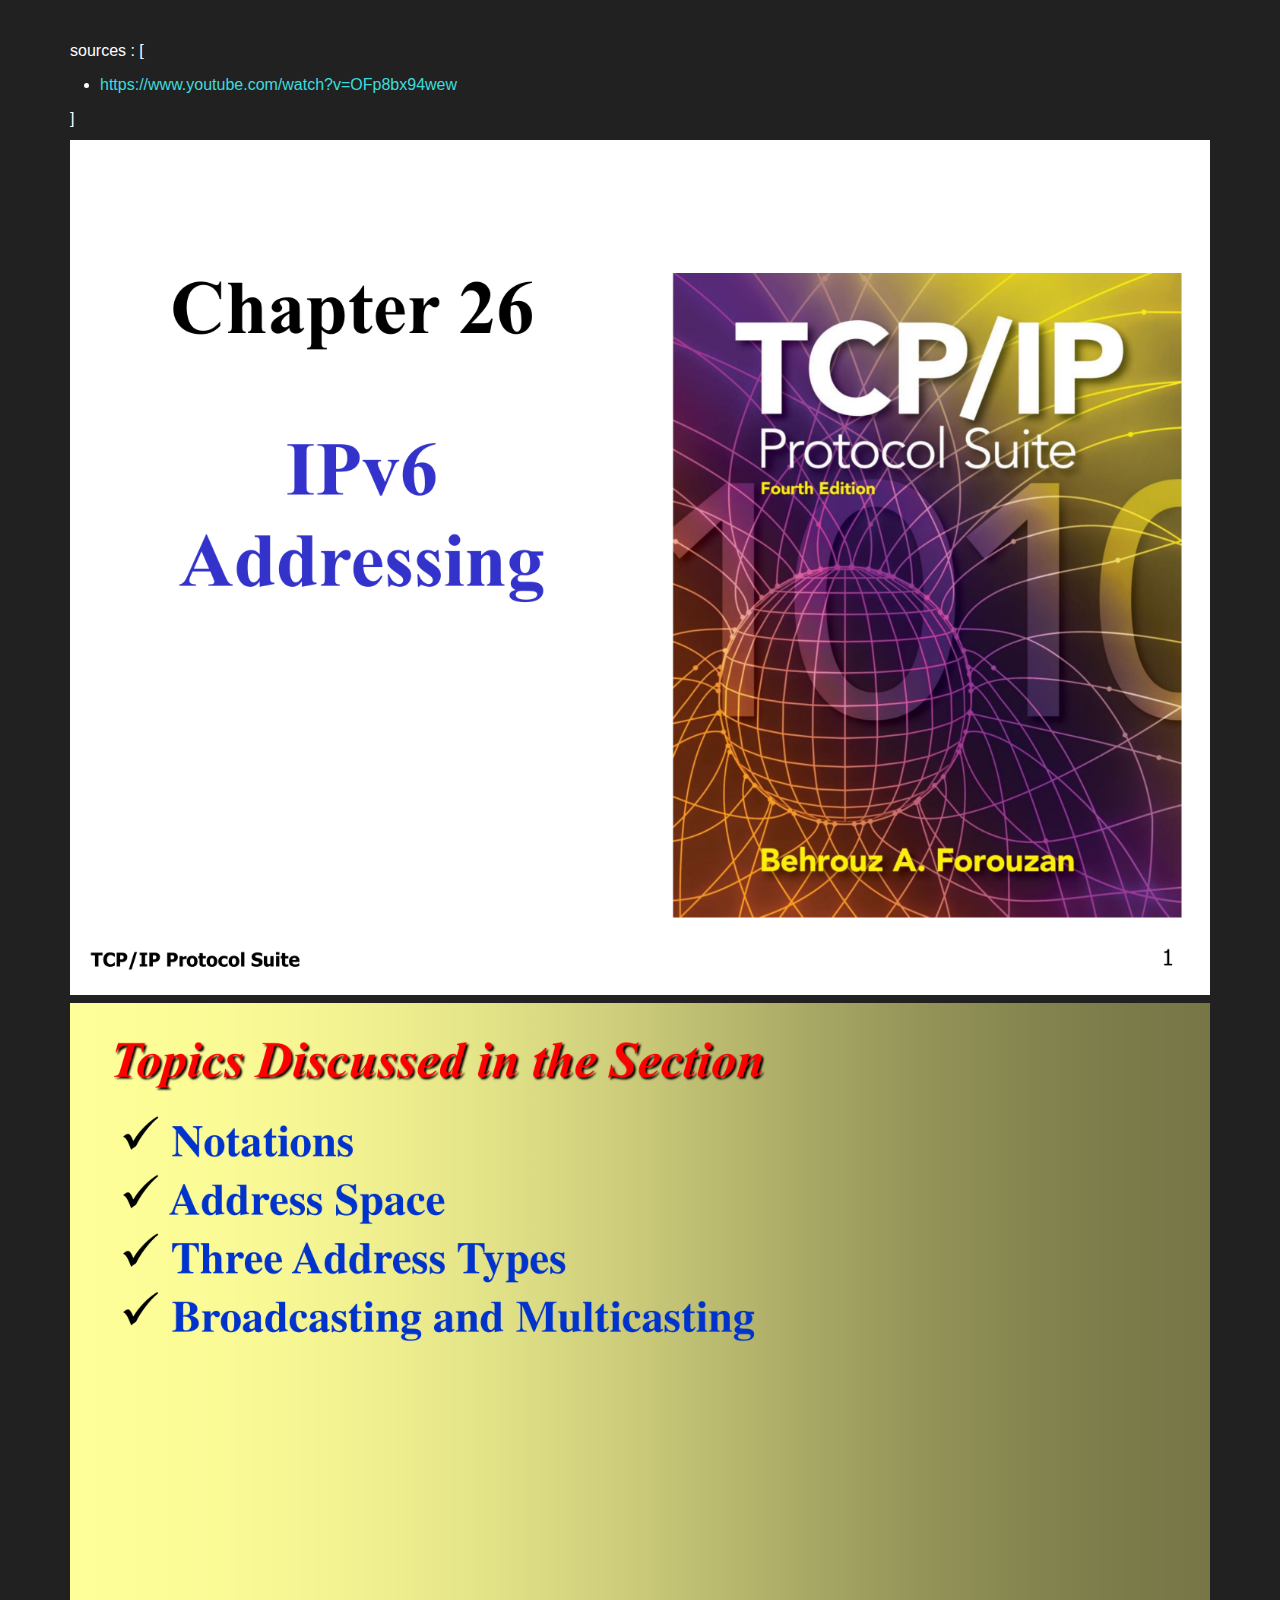
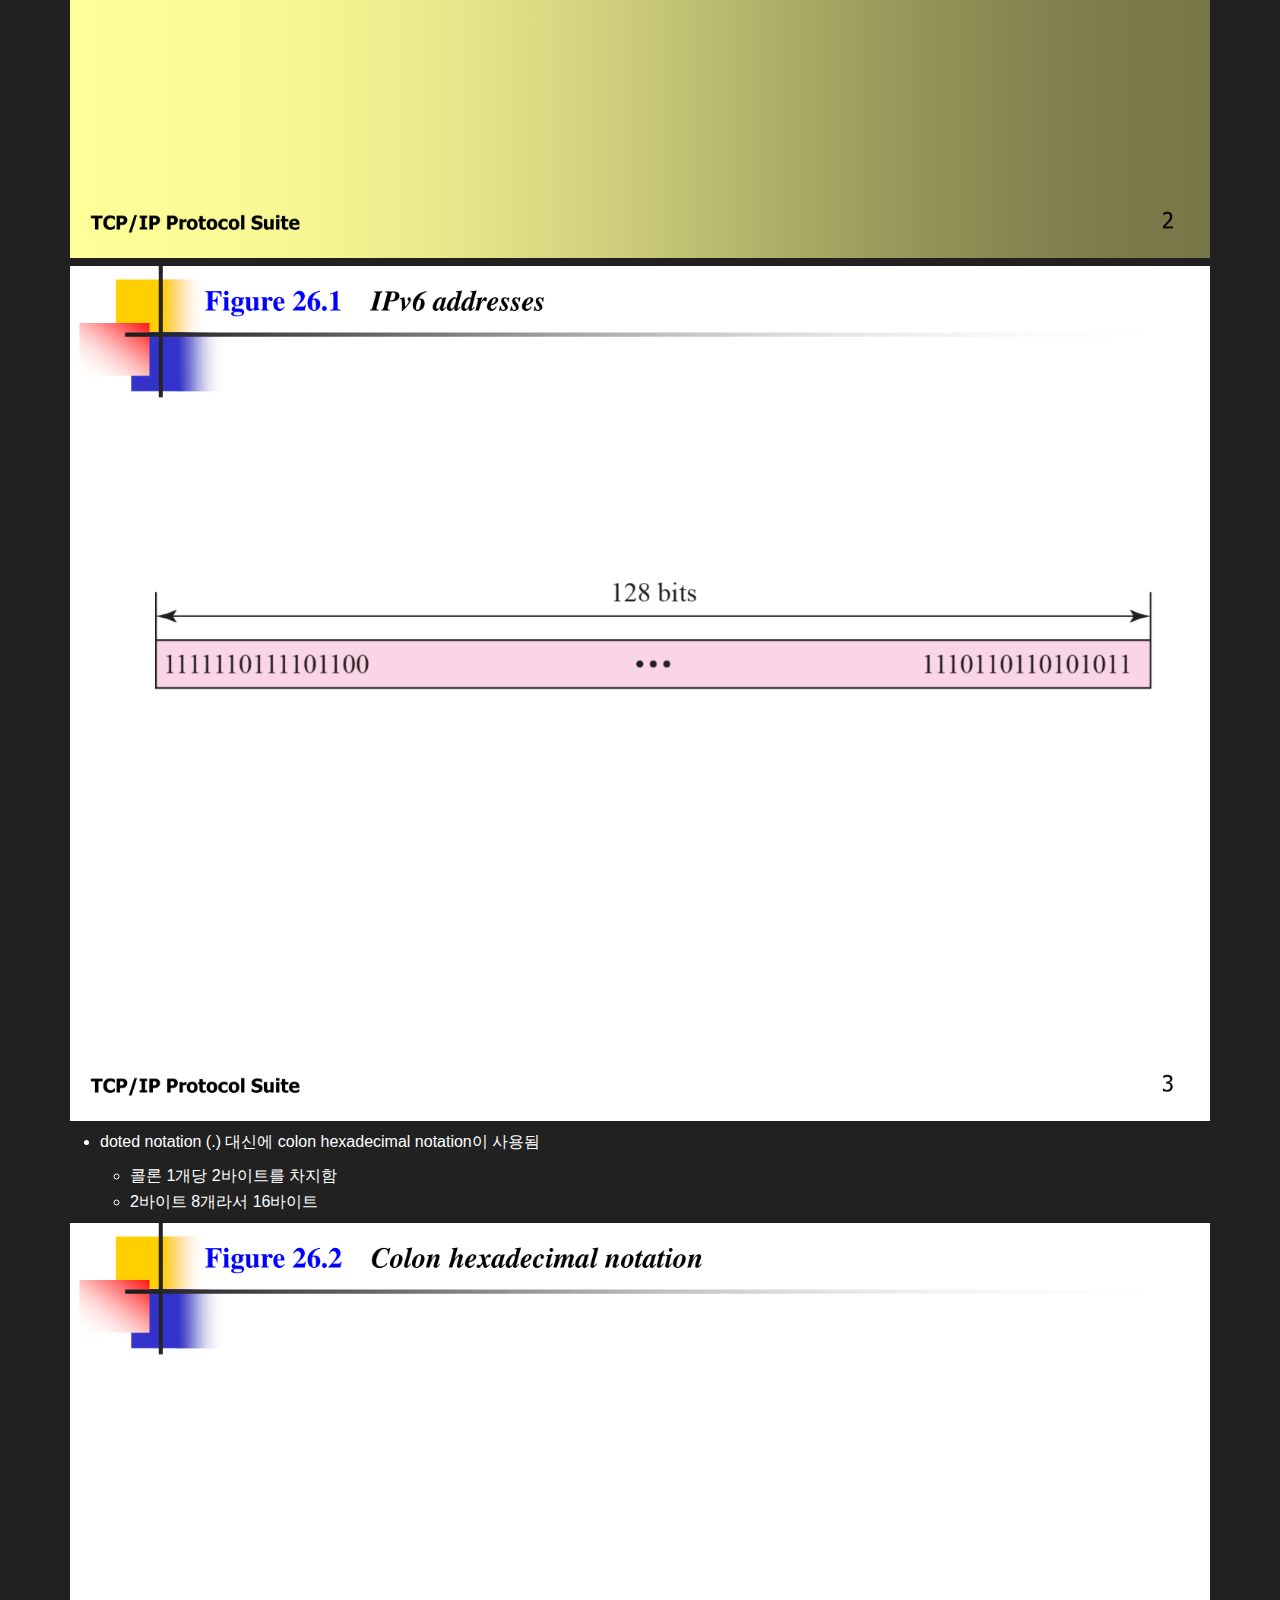
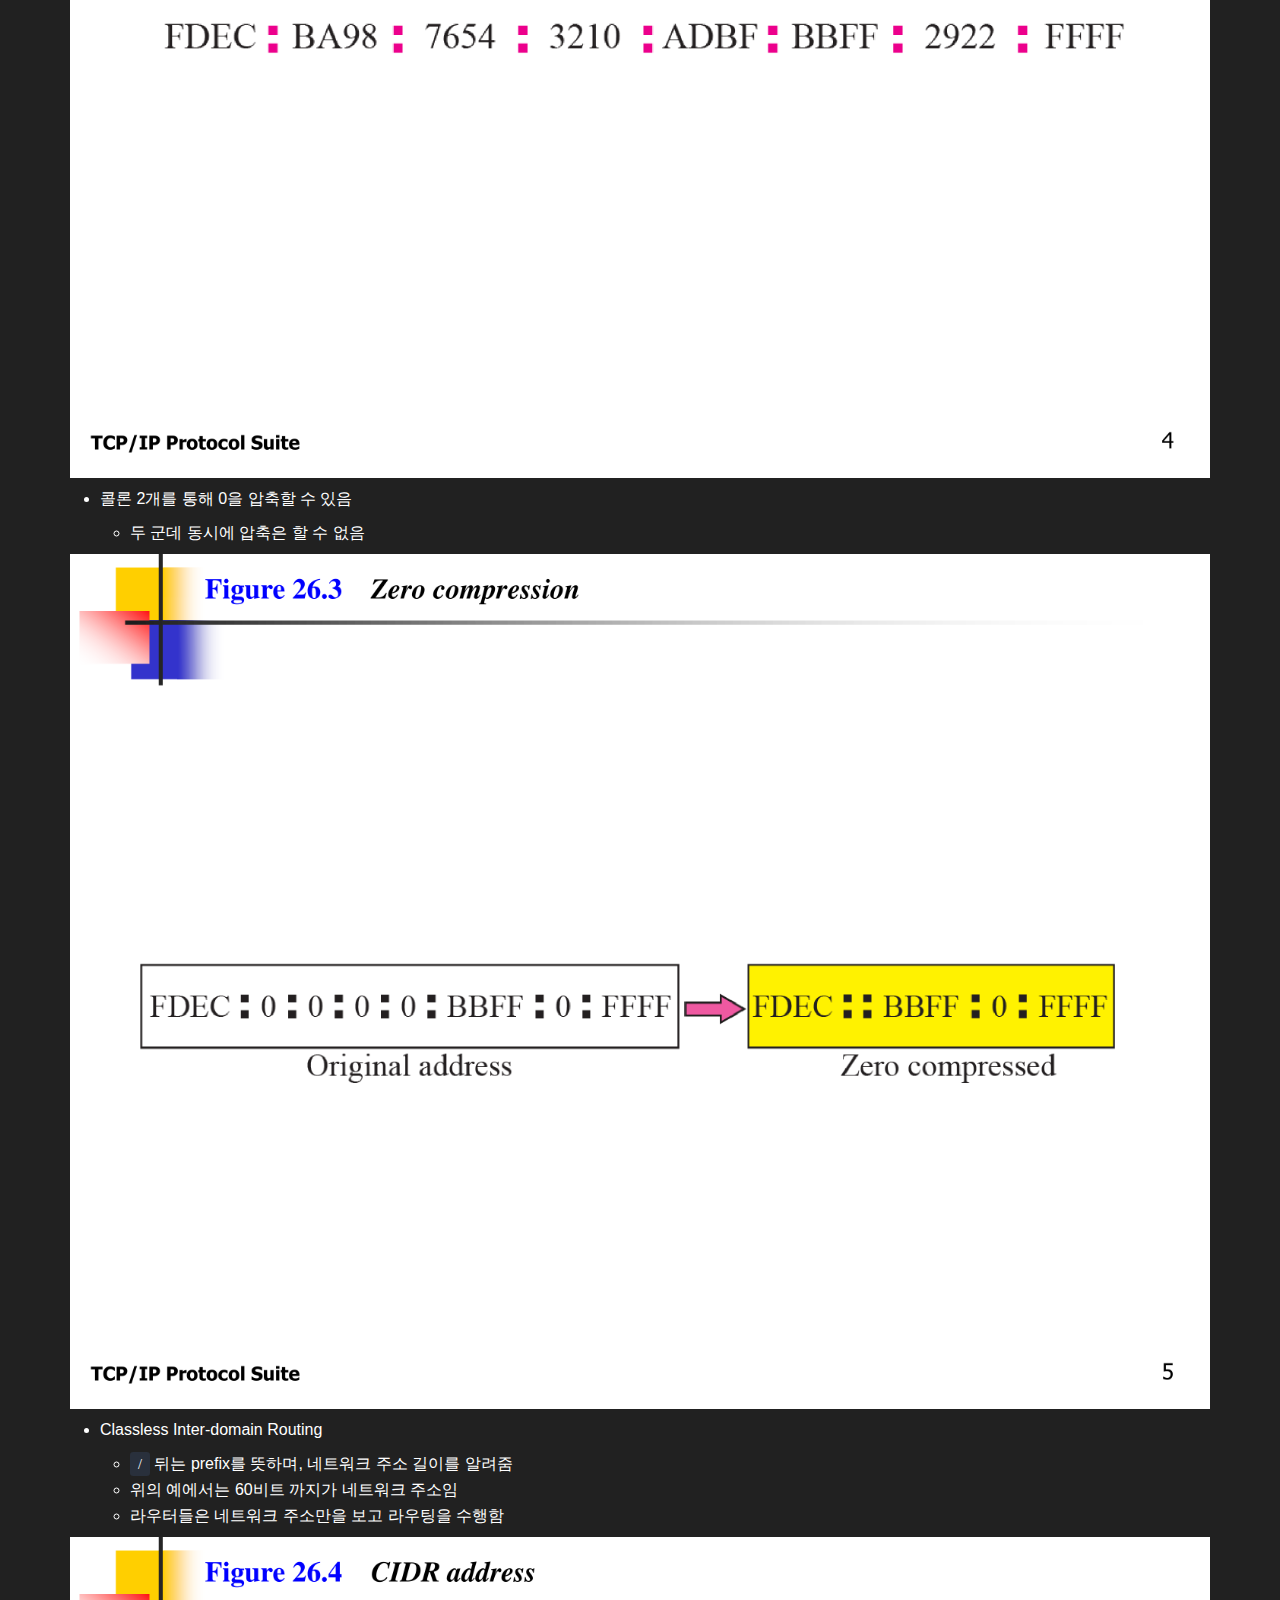
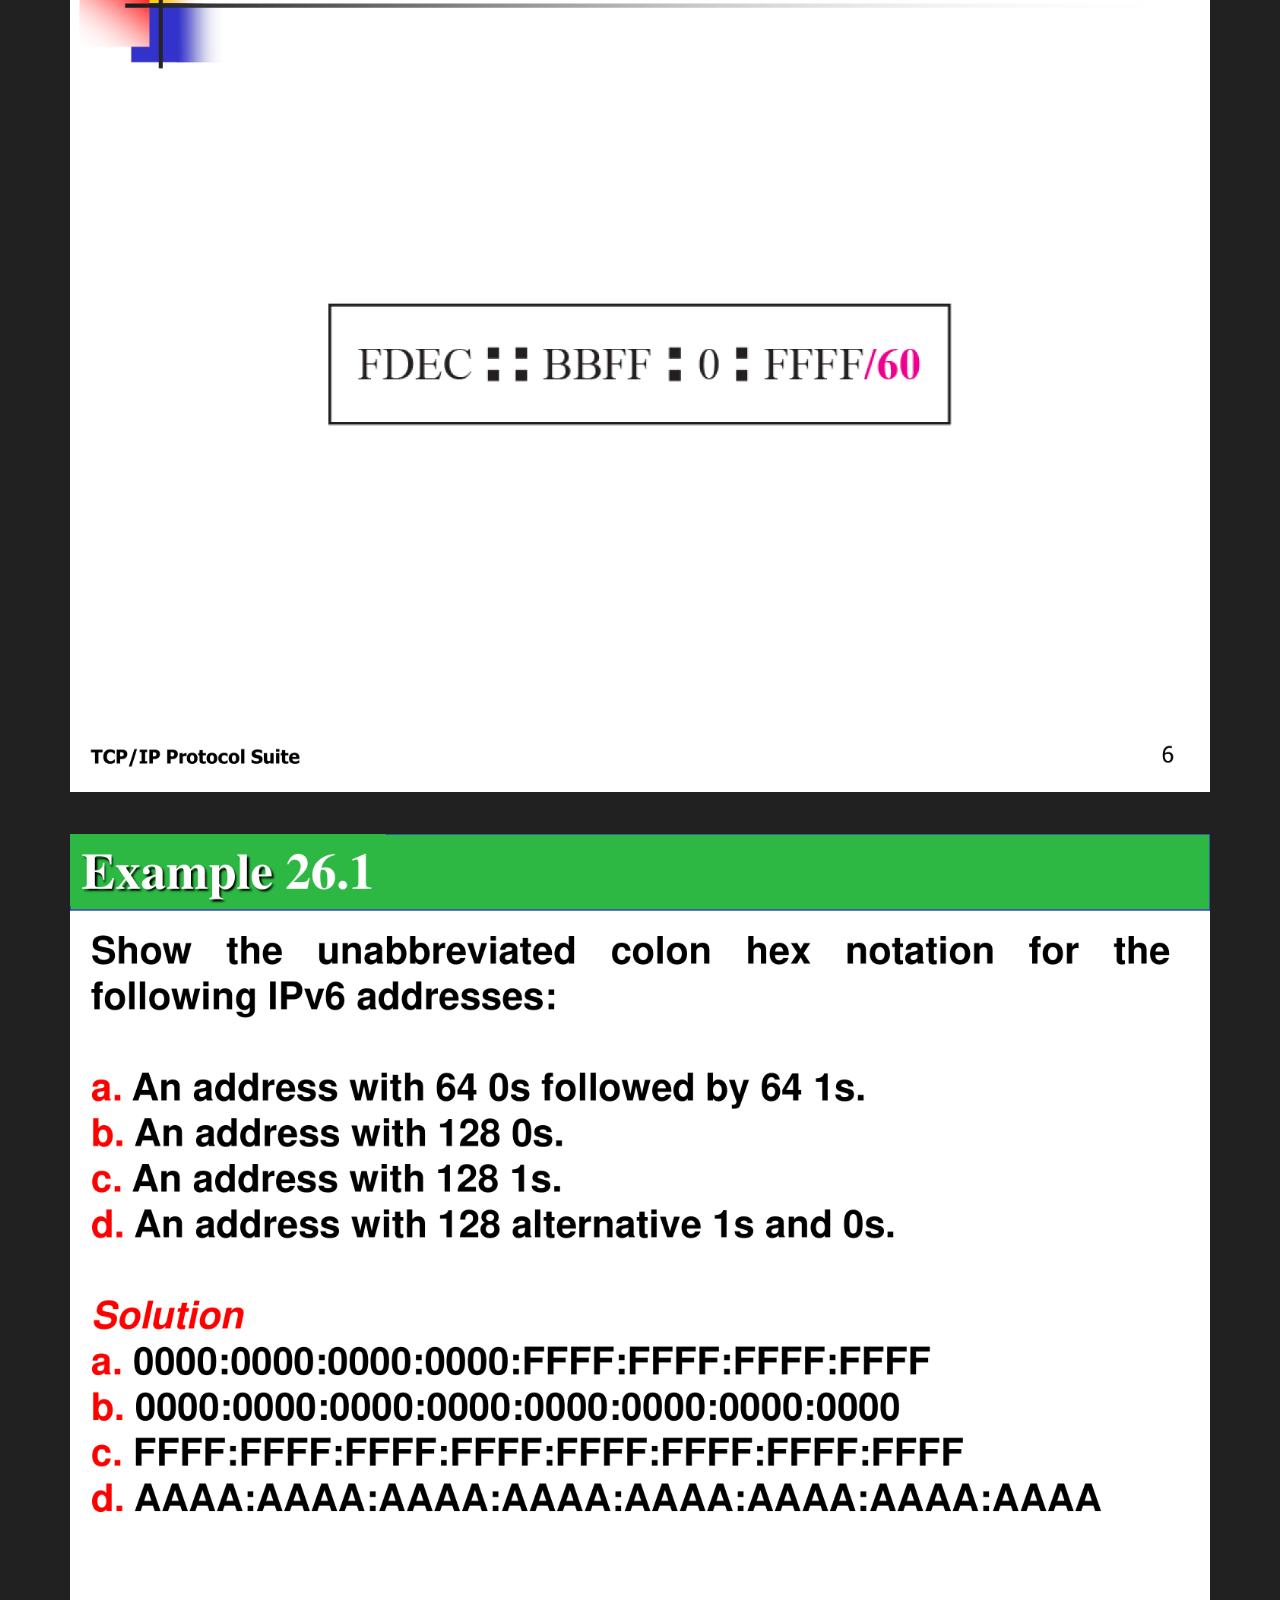
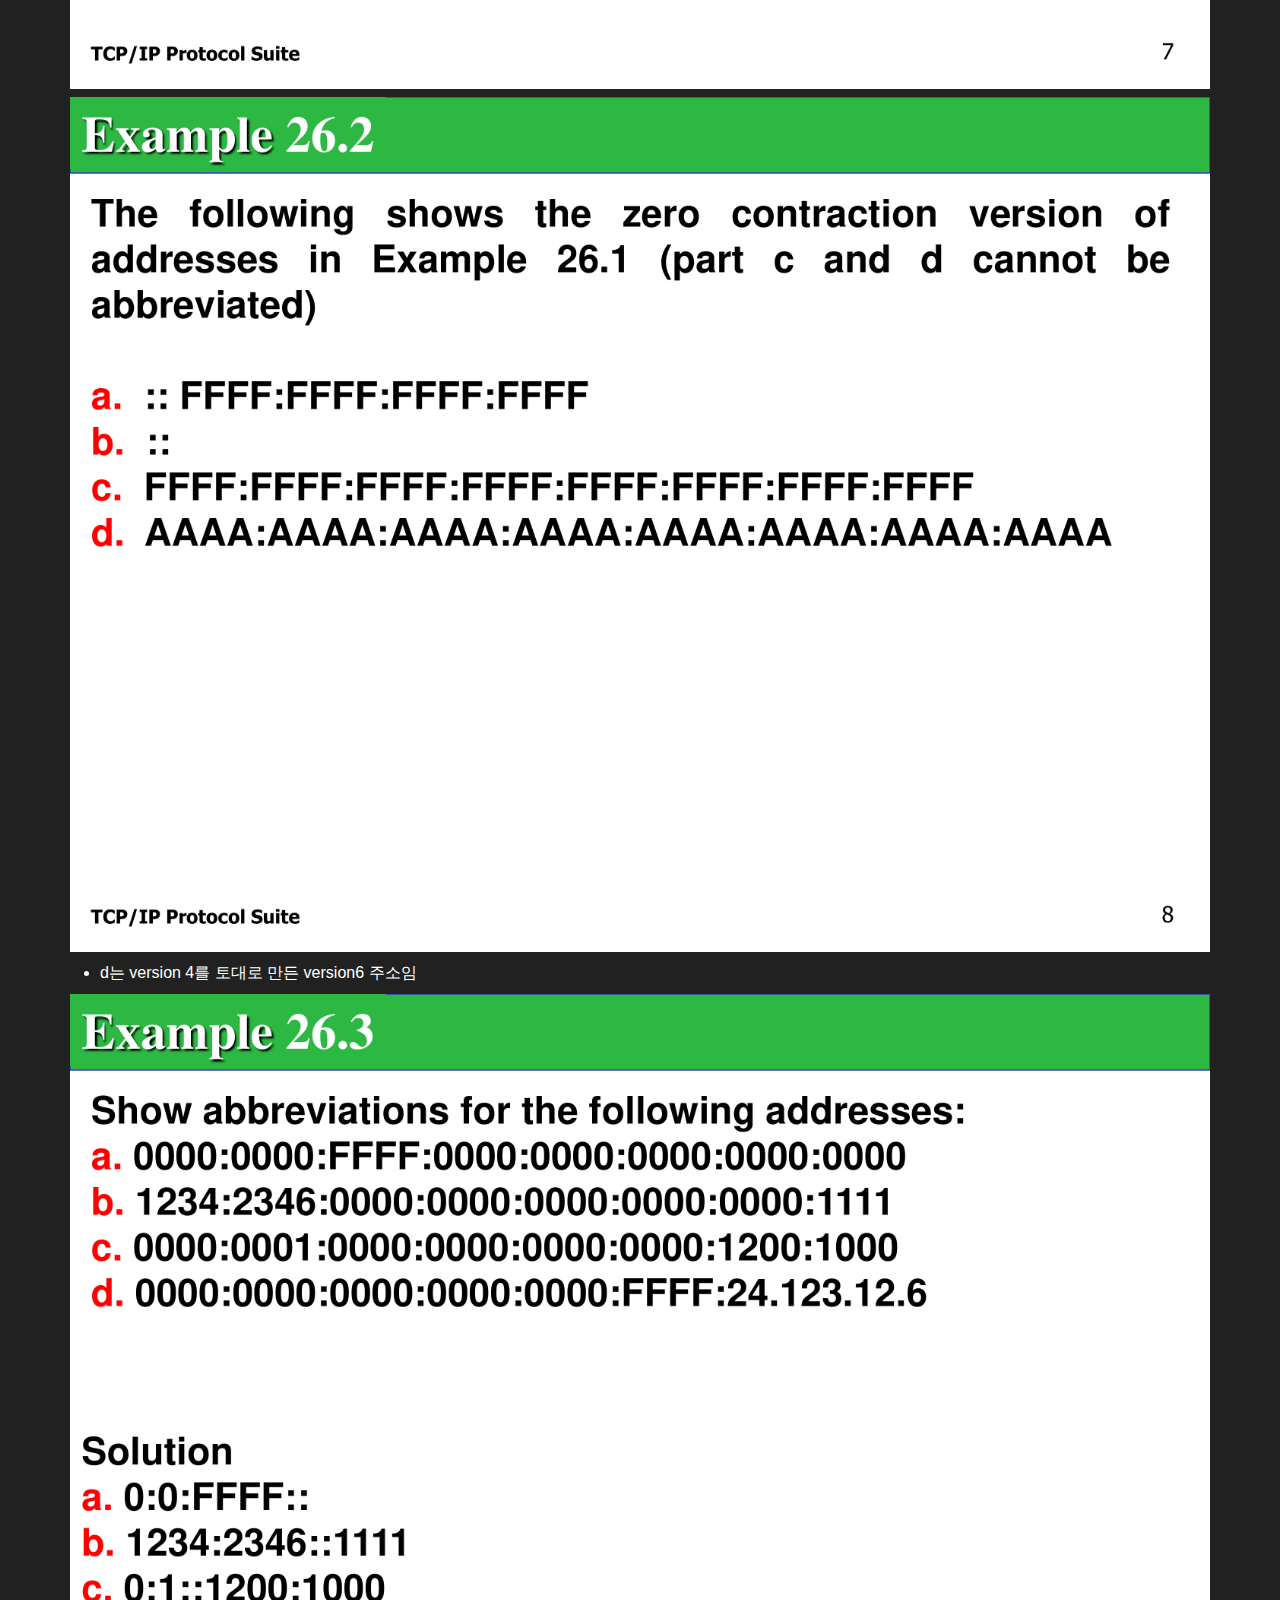
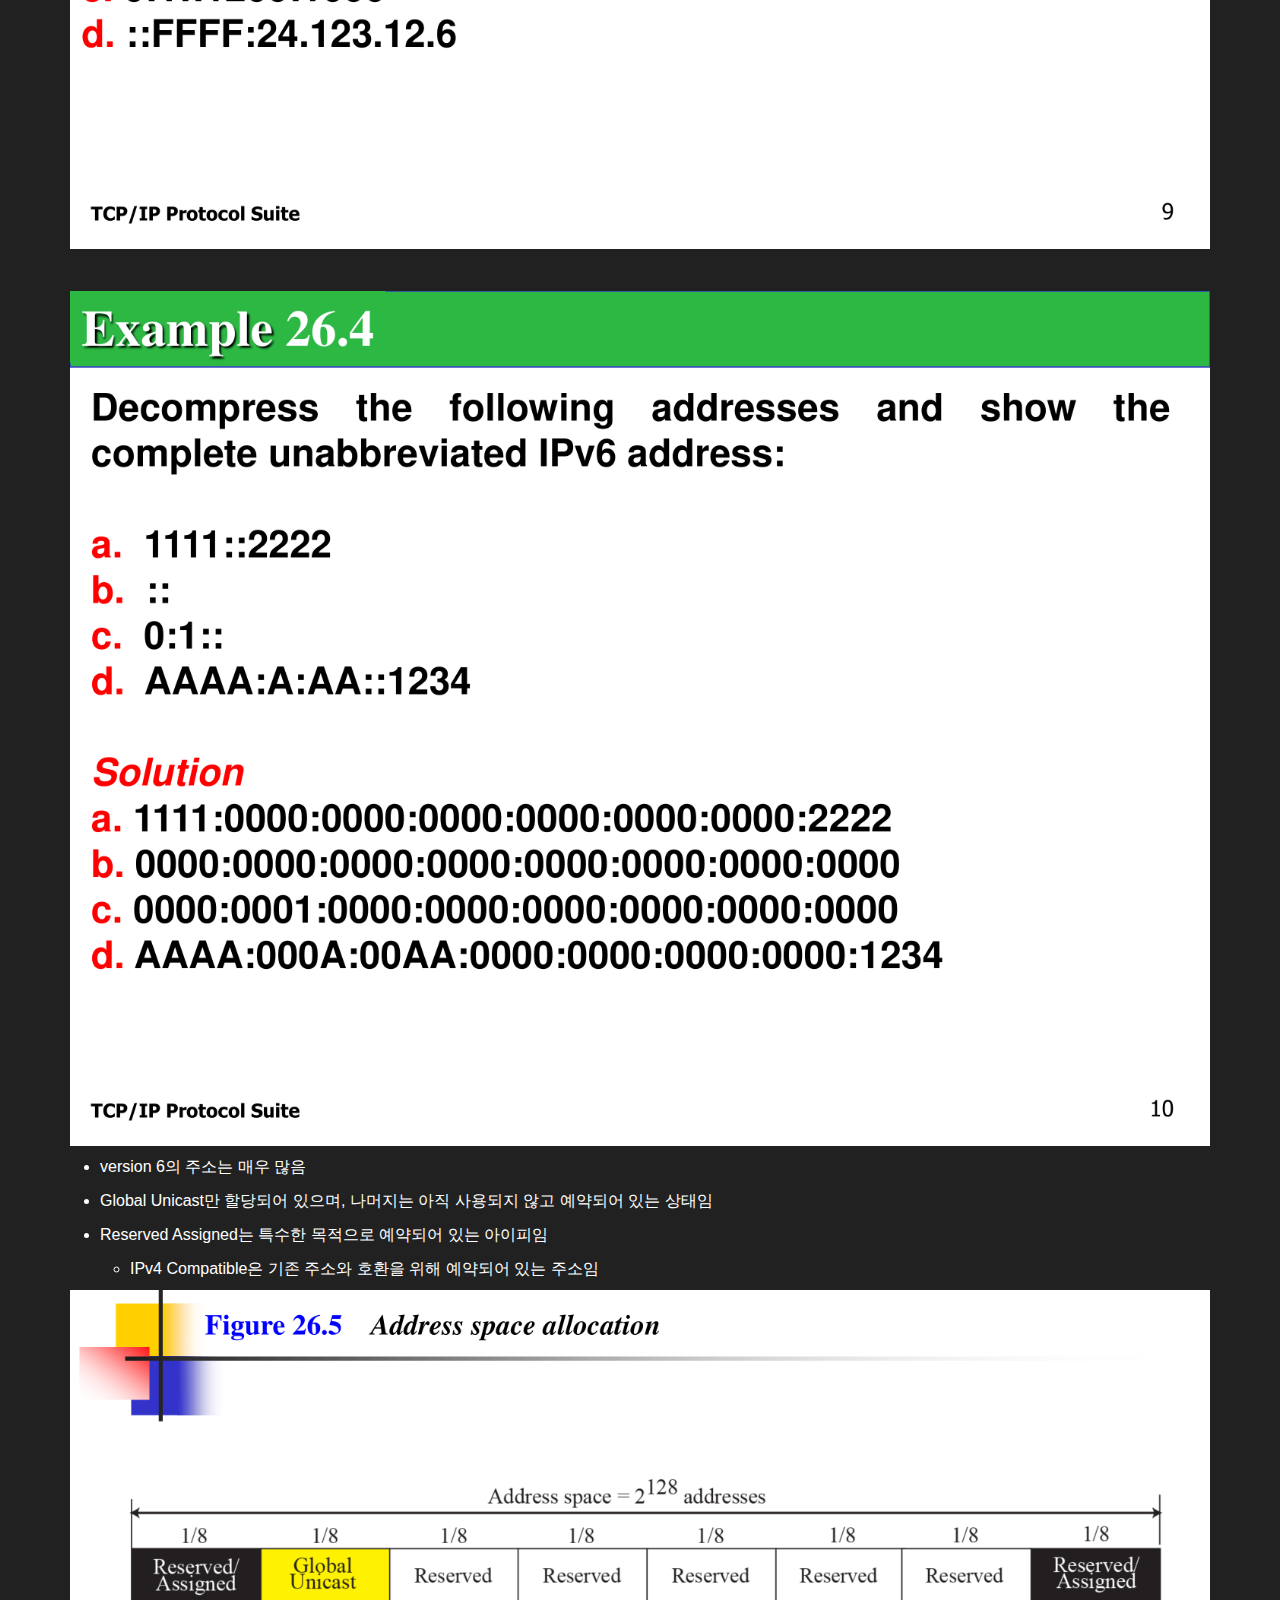
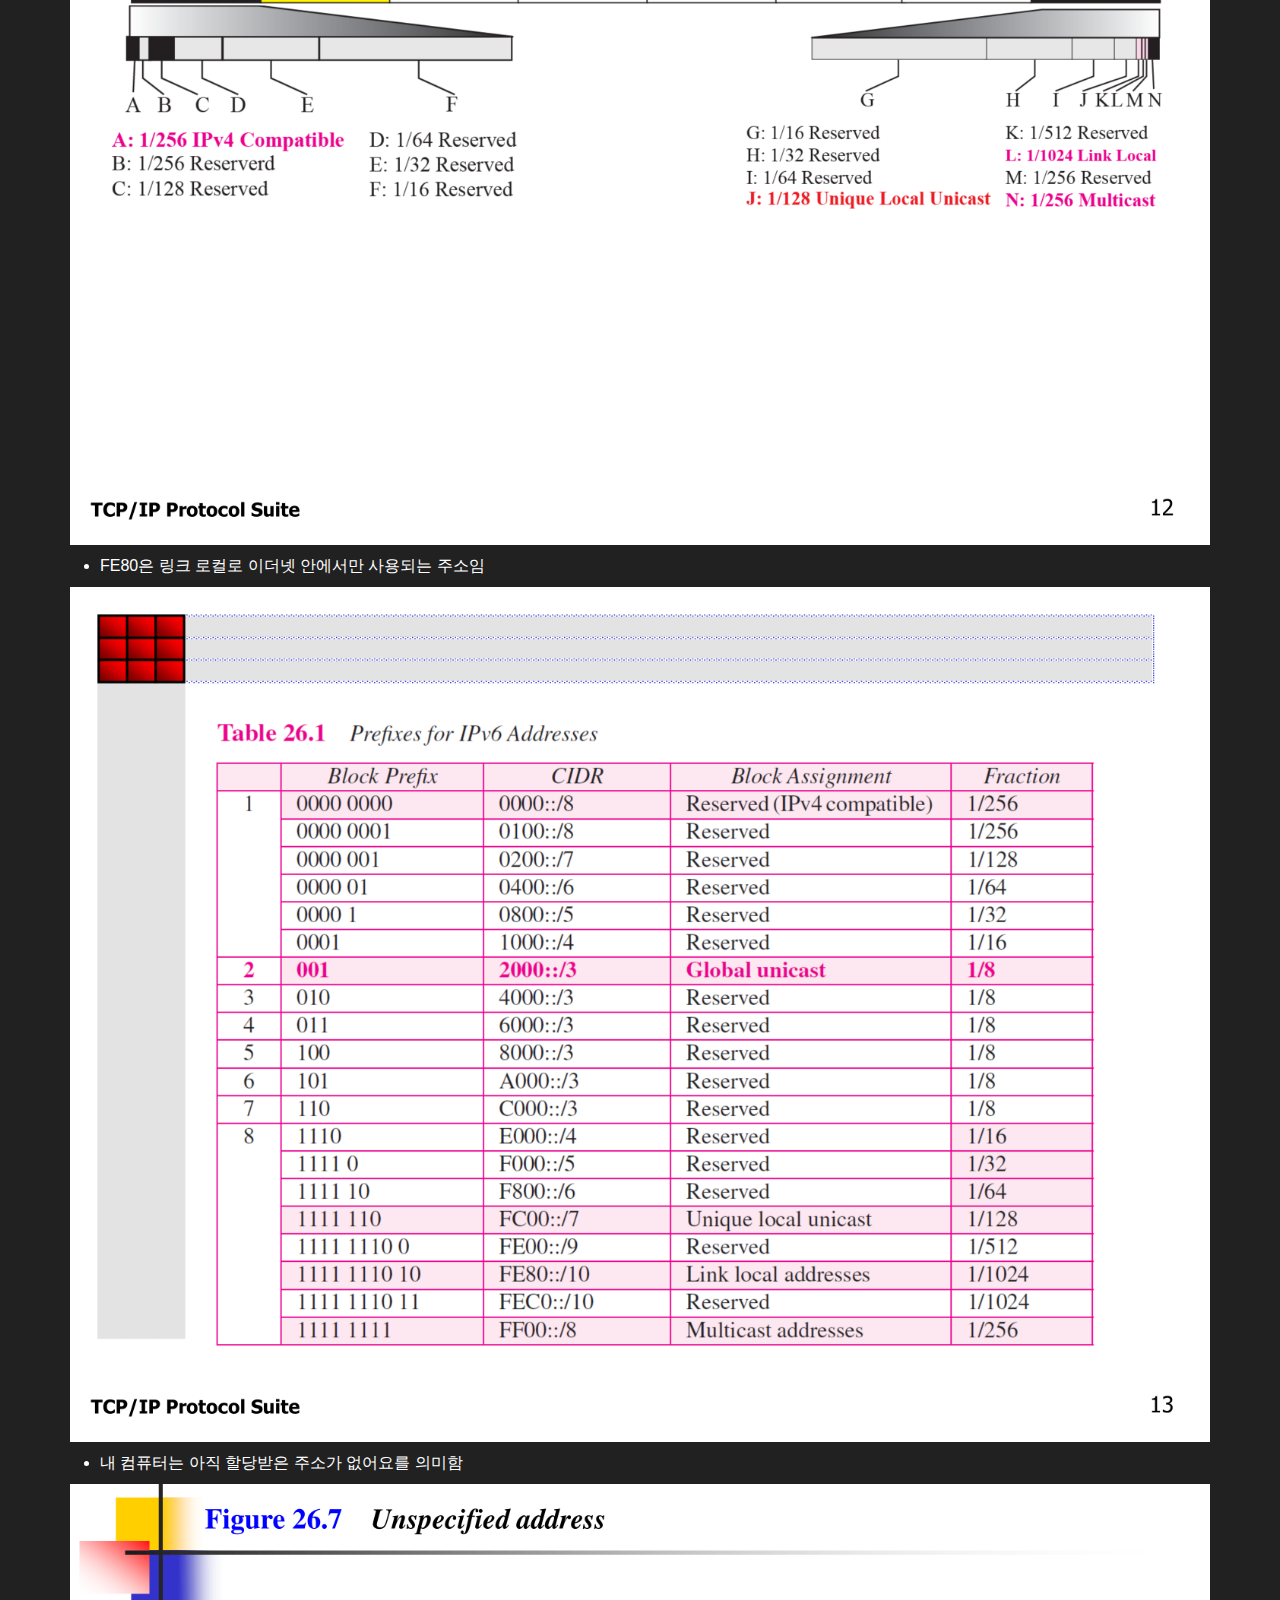
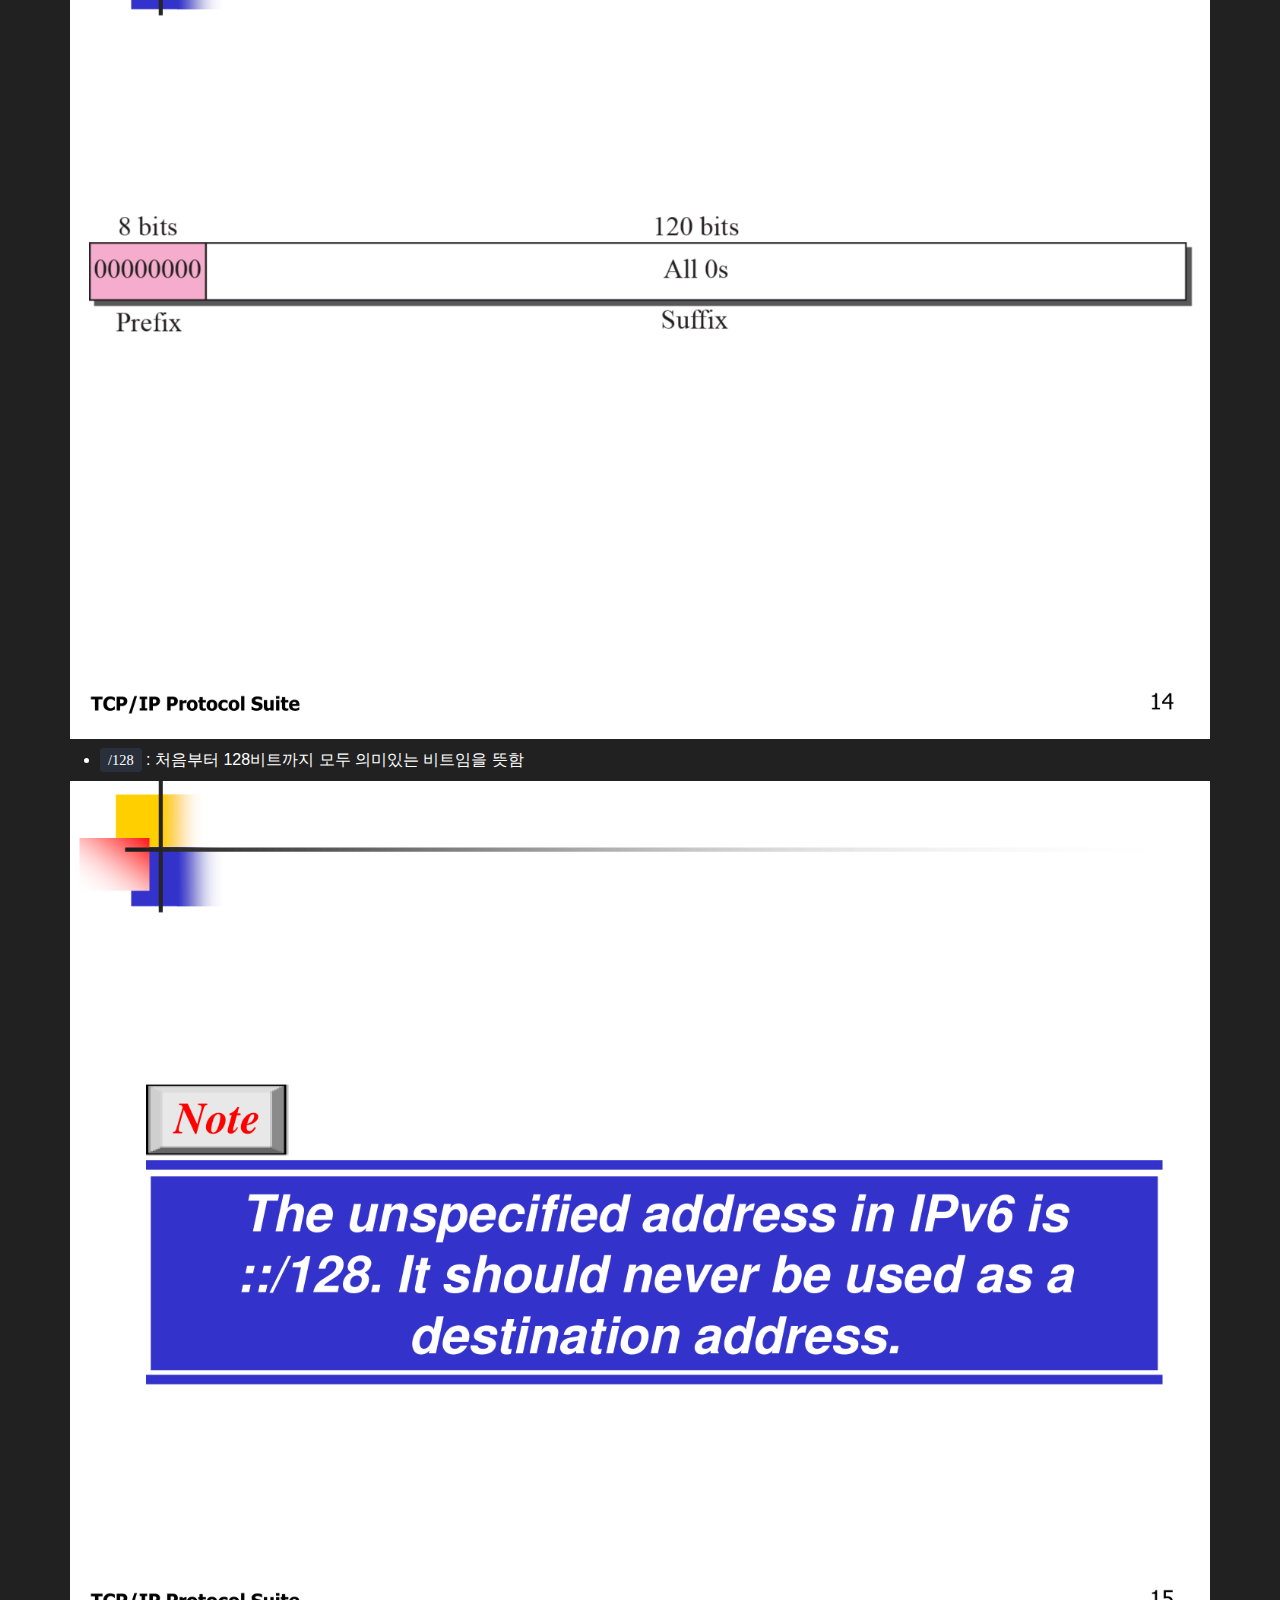
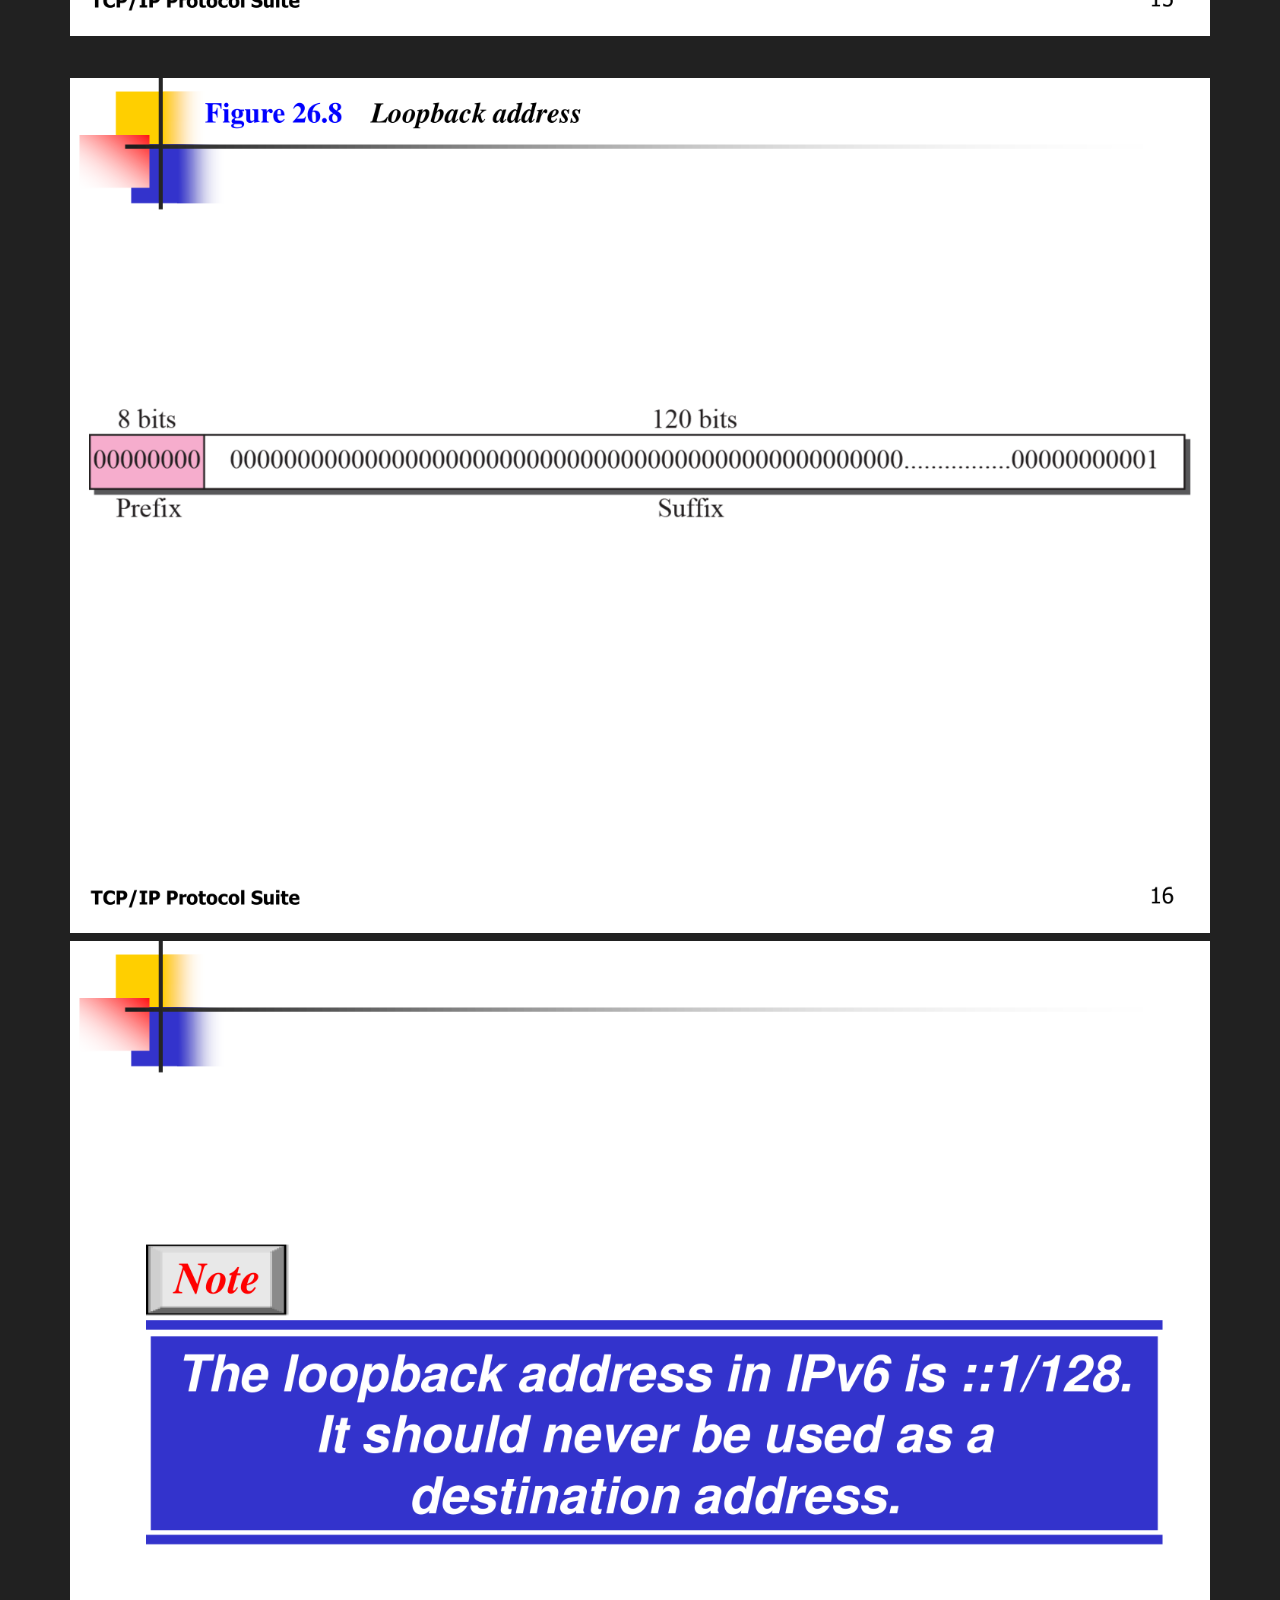
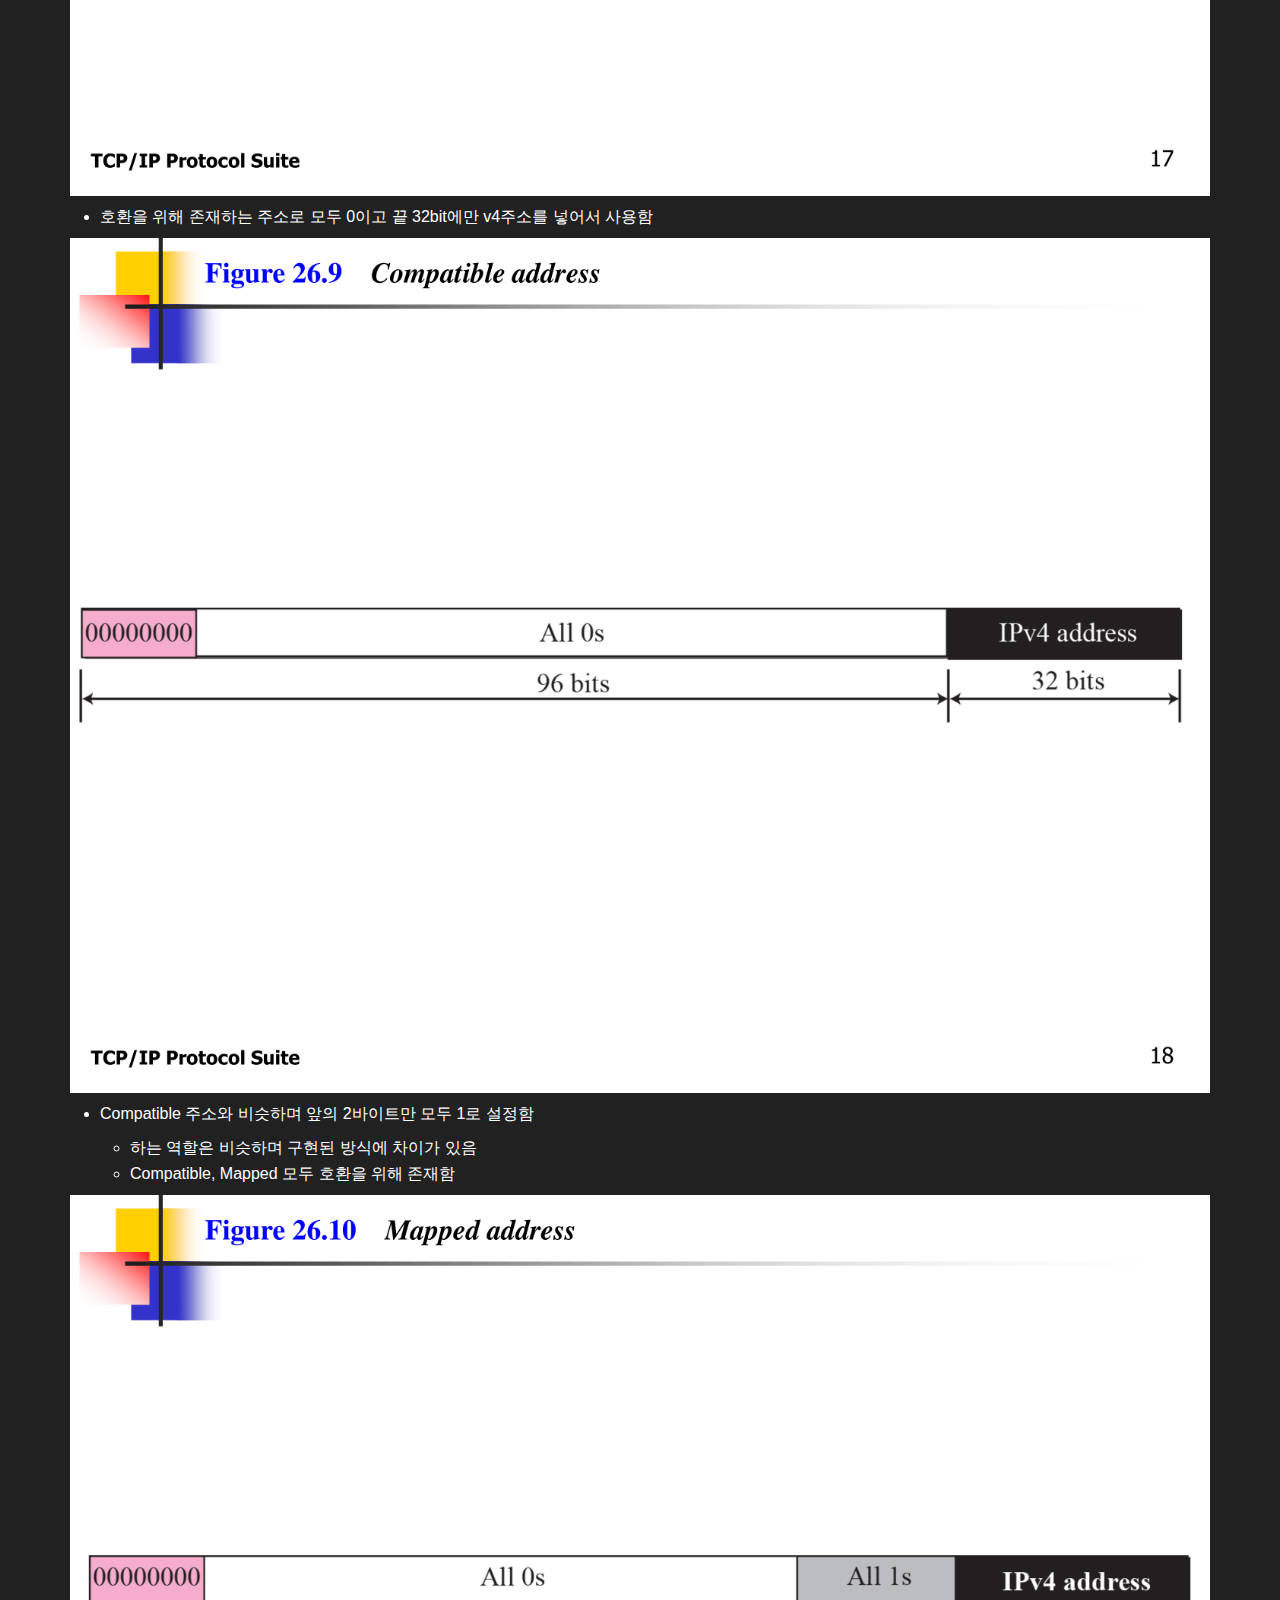
<file: docs/network/2-ipv6-address/index.html>
<!doctype html>
<html>
<head>
<meta charset='UTF-8'><meta name='viewport' content='width=device-width initial-scale=1'>
<title>README</title><style type='text/css'>html {overflow-x: initial !important;}:root { --bg-color:#ffffff; --text-color:#333333; --select-text-bg-color:#B5D6FC; --select-text-font-color:auto; --monospace:"Lucida Console",Consolas,"Courier",monospace; --title-bar-height:20px; }
.mac-os-11 { --title-bar-height:28px; }
html { font-size: 14px; background-color: var(--bg-color); color: var(--text-color); font-family: "Helvetica Neue", Helvetica, Arial, sans-serif; -webkit-font-smoothing: antialiased; }
body { margin: 0px; padding: 0px; height: auto; bottom: 0px; top: 0px; left: 0px; right: 0px; font-size: 1rem; line-height: 1.42857; overflow-x: hidden; background: inherit; tab-size: 4; }
iframe { margin: auto; }
a.url { word-break: break-all; }
a:active, a:hover { outline: 0px; }
.in-text-selection, ::selection { text-shadow: none; background: var(--select-text-bg-color); color: var(--select-text-font-color); }
#write { margin: 0px auto; height: auto; width: inherit; word-break: normal; overflow-wrap: break-word; position: relative; white-space: normal; overflow-x: visible; padding-top: 36px; }
#write.first-line-indent p { text-indent: 2em; }
#write.first-line-indent li p, #write.first-line-indent p * { text-indent: 0px; }
#write.first-line-indent li { margin-left: 2em; }
.for-image #write { padding-left: 8px; padding-right: 8px; }
body.typora-export { padding-left: 30px; padding-right: 30px; }
.typora-export .footnote-line, .typora-export li, .typora-export p { white-space: pre-wrap; }
.typora-export .task-list-item input { pointer-events: none; }
@media screen and (max-width: 500px) {
  body.typora-export { padding-left: 0px; padding-right: 0px; }
  #write { padding-left: 20px; padding-right: 20px; }
  .CodeMirror-sizer { margin-left: 0px !important; }
  .CodeMirror-gutters { display: none !important; }
}
#write li > figure:last-child { margin-bottom: 0.5rem; }
#write ol, #write ul { position: relative; }
img { max-width: 100%; vertical-align: middle; image-orientation: from-image; }
button, input, select, textarea { color: inherit; font: inherit; }
input[type="checkbox"], input[type="radio"] { line-height: normal; padding: 0px; }
*, ::after, ::before { box-sizing: border-box; }
#write h1, #write h2, #write h3, #write h4, #write h5, #write h6, #write p, #write pre { width: inherit; }
#write h1, #write h2, #write h3, #write h4, #write h5, #write h6, #write p { position: relative; }
p { line-height: inherit; }
h1, h2, h3, h4, h5, h6 { break-after: avoid-page; break-inside: avoid; orphans: 4; }
p { orphans: 4; }
h1 { font-size: 2rem; }
h2 { font-size: 1.8rem; }
h3 { font-size: 1.6rem; }
h4 { font-size: 1.4rem; }
h5 { font-size: 1.2rem; }
h6 { font-size: 1rem; }
.md-math-block, .md-rawblock, h1, h2, h3, h4, h5, h6, p { margin-top: 1rem; margin-bottom: 1rem; }
.hidden { display: none; }
.md-blockmeta { color: rgb(204, 204, 204); font-weight: 700; font-style: italic; }
a { cursor: pointer; }
sup.md-footnote { padding: 2px 4px; background-color: rgba(238, 238, 238, 0.7); color: rgb(85, 85, 85); border-radius: 4px; cursor: pointer; }
sup.md-footnote a, sup.md-footnote a:hover { color: inherit; text-transform: inherit; text-decoration: inherit; }
#write input[type="checkbox"] { cursor: pointer; width: inherit; height: inherit; }
figure { overflow-x: auto; margin: 1.2em 0px; max-width: calc(100% + 16px); padding: 0px; }
figure > table { margin: 0px; }
tr { break-inside: avoid; break-after: auto; }
thead { display: table-header-group; }
table { border-collapse: collapse; border-spacing: 0px; width: 100%; overflow: auto; break-inside: auto; text-align: left; }
table.md-table td { min-width: 32px; }
.CodeMirror-gutters { border-right: 0px; background-color: inherit; }
.CodeMirror-linenumber { user-select: none; }
.CodeMirror { text-align: left; }
.CodeMirror-placeholder { opacity: 0.3; }
.CodeMirror pre { padding: 0px 4px; }
.CodeMirror-lines { padding: 0px; }
div.hr:focus { cursor: none; }
#write pre { white-space: pre-wrap; }
#write.fences-no-line-wrapping pre { white-space: pre; }
#write pre.ty-contain-cm { white-space: normal; }
.CodeMirror-gutters { margin-right: 4px; }
.md-fences { font-size: 0.9rem; display: block; break-inside: avoid; text-align: left; overflow: visible; white-space: pre; background: inherit; position: relative !important; }
.md-diagram-panel { width: 100%; margin-top: 10px; text-align: center; padding-top: 0px; padding-bottom: 8px; overflow-x: auto; }
#write .md-fences.mock-cm { white-space: pre-wrap; }
.md-fences.md-fences-with-lineno { padding-left: 0px; }
#write.fences-no-line-wrapping .md-fences.mock-cm { white-space: pre; overflow-x: auto; }
.md-fences.mock-cm.md-fences-with-lineno { padding-left: 8px; }
.CodeMirror-line, twitterwidget { break-inside: avoid; }
.footnotes { opacity: 0.8; font-size: 0.9rem; margin-top: 1em; margin-bottom: 1em; }
.footnotes + .footnotes { margin-top: 0px; }
.md-reset { margin: 0px; padding: 0px; border: 0px; outline: 0px; vertical-align: top; background: 0px 0px; text-decoration: none; text-shadow: none; float: none; position: static; width: auto; height: auto; white-space: nowrap; cursor: inherit; -webkit-tap-highlight-color: transparent; line-height: normal; font-weight: 400; text-align: left; box-sizing: content-box; direction: ltr; }
li div { padding-top: 0px; }
blockquote { margin: 1rem 0px; }
li .mathjax-block, li p { margin: 0.5rem 0px; }
li blockquote { margin: 1rem 0px; }
li { margin: 0px; position: relative; }
blockquote > :last-child { margin-bottom: 0px; }
blockquote > :first-child, li > :first-child { margin-top: 0px; }
.footnotes-area { color: rgb(136, 136, 136); margin-top: 0.714rem; padding-bottom: 0.143rem; white-space: normal; }
#write .footnote-line { white-space: pre-wrap; }
@media print {
  body, html { border: 1px solid transparent; height: 99%; break-after: avoid; break-before: avoid; font-variant-ligatures: no-common-ligatures; }
  #write { margin-top: 0px; padding-top: 0px; border-color: transparent !important; }
  .typora-export * { -webkit-print-color-adjust: exact; }
  .typora-export #write { break-after: avoid; }
  .typora-export #write::after { height: 0px; }
  .is-mac table { break-inside: avoid; }
}
.footnote-line { margin-top: 0.714em; font-size: 0.7em; }
a img, img a { cursor: pointer; }
pre.md-meta-block { font-size: 0.8rem; min-height: 0.8rem; white-space: pre-wrap; background: rgb(204, 204, 204); display: block; overflow-x: hidden; }
p > .md-image:only-child:not(.md-img-error) img, p > img:only-child { display: block; margin: auto; }
#write.first-line-indent p > .md-image:only-child:not(.md-img-error) img { left: -2em; position: relative; }
p > .md-image:only-child { display: inline-block; width: 100%; }
#write .MathJax_Display { margin: 0.8em 0px 0px; }
.md-math-block { width: 100%; }
.md-math-block:not(:empty)::after { display: none; }
.MathJax_ref { fill: currentcolor; }
[contenteditable="true"]:active, [contenteditable="true"]:focus, [contenteditable="false"]:active, [contenteditable="false"]:focus { outline: 0px; box-shadow: none; }
.md-task-list-item { position: relative; list-style-type: none; }
.task-list-item.md-task-list-item { padding-left: 0px; }
.md-task-list-item > input { position: absolute; top: 0px; left: 0px; margin-left: -1.2em; margin-top: calc(1em - 10px); border: none; }
.math { font-size: 1rem; }
.md-toc { min-height: 3.58rem; position: relative; font-size: 0.9rem; border-radius: 10px; }
.md-toc-content { position: relative; margin-left: 0px; }
.md-toc-content::after, .md-toc::after { display: none; }
.md-toc-item { display: block; color: rgb(65, 131, 196); }
.md-toc-item a { text-decoration: none; }
.md-toc-inner:hover { text-decoration: underline; }
.md-toc-inner { display: inline-block; cursor: pointer; }
.md-toc-h1 .md-toc-inner { margin-left: 0px; font-weight: 700; }
.md-toc-h2 .md-toc-inner { margin-left: 2em; }
.md-toc-h3 .md-toc-inner { margin-left: 4em; }
.md-toc-h4 .md-toc-inner { margin-left: 6em; }
.md-toc-h5 .md-toc-inner { margin-left: 8em; }
.md-toc-h6 .md-toc-inner { margin-left: 10em; }
@media screen and (max-width: 48em) {
  .md-toc-h3 .md-toc-inner { margin-left: 3.5em; }
  .md-toc-h4 .md-toc-inner { margin-left: 5em; }
  .md-toc-h5 .md-toc-inner { margin-left: 6.5em; }
  .md-toc-h6 .md-toc-inner { margin-left: 8em; }
}
a.md-toc-inner { font-size: inherit; font-style: inherit; font-weight: inherit; line-height: inherit; }
.footnote-line a:not(.reversefootnote) { color: inherit; }
.md-attr { display: none; }
.md-fn-count::after { content: "."; }
code, pre, samp, tt { font-family: var(--monospace); }
kbd { margin: 0px 0.1em; padding: 0.1em 0.6em; font-size: 0.8em; color: rgb(36, 39, 41); background: rgb(255, 255, 255); border: 1px solid rgb(173, 179, 185); border-radius: 3px; box-shadow: rgba(12, 13, 14, 0.2) 0px 1px 0px, rgb(255, 255, 255) 0px 0px 0px 2px inset; white-space: nowrap; vertical-align: middle; }
.md-comment { color: rgb(162, 127, 3); opacity: 0.8; font-family: var(--monospace); }
code { text-align: left; vertical-align: initial; }
a.md-print-anchor { white-space: pre !important; border-width: initial !important; border-style: none !important; border-color: initial !important; display: inline-block !important; position: absolute !important; width: 1px !important; right: 0px !important; outline: 0px !important; background: 0px 0px !important; text-decoration: initial !important; text-shadow: initial !important; }
.md-inline-math .MathJax_SVG .noError { display: none !important; }
.html-for-mac .inline-math-svg .MathJax_SVG { vertical-align: 0.2px; }
.md-math-block .MathJax_SVG_Display { text-align: center; margin: 0px; position: relative; text-indent: 0px; max-width: none; max-height: none; min-height: 0px; min-width: 100%; width: auto; overflow-y: hidden; display: block !important; }
.MathJax_SVG_Display, .md-inline-math .MathJax_SVG_Display { width: auto; margin: inherit; display: inline-block !important; }
.MathJax_SVG .MJX-monospace { font-family: var(--monospace); }
.MathJax_SVG .MJX-sans-serif { font-family: sans-serif; }
.MathJax_SVG { display: inline; font-style: normal; font-weight: 400; line-height: normal; zoom: 90%; text-indent: 0px; text-align: left; text-transform: none; letter-spacing: normal; word-spacing: normal; overflow-wrap: normal; white-space: nowrap; float: none; direction: ltr; max-width: none; max-height: none; min-width: 0px; min-height: 0px; border: 0px; padding: 0px; margin: 0px; }
.MathJax_SVG * { transition: none 0s ease 0s; }
.MathJax_SVG_Display svg { vertical-align: middle !important; margin-bottom: 0px !important; margin-top: 0px !important; }
.os-windows.monocolor-emoji .md-emoji { font-family: "Segoe UI Symbol", sans-serif; }
.md-diagram-panel > svg { max-width: 100%; }
[lang="flow"] svg, [lang="mermaid"] svg { max-width: 100%; height: auto; }
[lang="mermaid"] .node text { font-size: 1rem; }
table tr th { border-bottom: 0px; }
video { max-width: 100%; display: block; margin: 0px auto; }
iframe { max-width: 100%; width: 100%; border: none; }
.highlight td, .highlight tr { border: 0px; }
mark { background: rgb(255, 255, 0); color: rgb(0, 0, 0); }
.md-html-inline .md-plain, .md-html-inline strong, mark .md-inline-math, mark strong { color: inherit; }
mark .md-meta { color: rgb(0, 0, 0); opacity: 0.3 !important; }
@media print {
  .typora-export h1, .typora-export h2, .typora-export h3, .typora-export h4, .typora-export h5, .typora-export h6 { break-inside: avoid; }
}
.md-diagram-panel .messageText { stroke: none !important; }
.md-diagram-panel .start-state { fill: var(--node-fill); }
.md-diagram-panel .edgeLabel rect { opacity: 1 !important; }
.md-require-zoom-fix foreignobject { font-size: var(--mermaid-font-zoom); }


/* roboto-300 - latin */
/* roboto-300italic - latin */
/* roboto-regular - latin */
/* roboto-italic - latin */
/* roboto-500 - latin */
/* roboto-500italic - latin */
/* roboto-700 - latin */
/* roboto-700italic - latin */
/* roboto-900 - latin */
/* roboto-900italic - latin */
/* sorucecodepro-400 - latin */
@font-face {
     font-family: 'Source Code Pro';
     font-style: normal;
     font-weight: 400;
     src: local('Source Code Pro'), local('SourceCodePro-Regular'),
     url('file:////home/pu0116/snap/typora/33/.config/Typora/themes/godopu-dark/SourceCodePro-Regular.ttf') format('truetype');
}@import "";

/*by H16nning*/

:root {
	--bg-color: #212121;
	--side-bar-bg-color: #1a1a1a;
	--control-text-color: #e6ecf1;
	--primary-color: rgb(60, 220, 220);
	/* --primary-color: red; */
	--primary-btn-border-color: #3884ff;
	--active-file-bg-color: #5d6574;
	--active-file-text-color: inherit;
	--active-file-border-color: #3884ff;
	--item-hover-text-color: #8092af;
	--item-hover-bg-color: #29303c;
	--window-border: 0px solid #212121;
	/* --window-border: 1px solid red; */
	--select-text-font-color: #e6ecf1;
	--select-text-bg-color: #3277e5;

	--md-char-color: #8092af;
	--heading-char-color: #8092af;
	--meta-content-color: #3783ff;

	--borders: #1a1a1a;
	--table-border-color: #353c49;
	--boxes: #29303c;
	--boxes-darker: #424b5a;
	--boxes-darker2: #485364;
	--boxes-darkest: #5b697e;
	--drag-placeholder-color: #424b5a;

	--mds: #183055;
	--text-color: #e6ecf1;
	--heading-text-color: white;
	--light-text-color: #5b697e;
	--light-text-color-brighter: #768292;
	--codeboxes: white;
	--rawblock-edit-panel-bd: transparent;

	--primary-color-white: #5272a7;
	--primary-color-white-darker: #5a83c5;
	--primary-color-darker: #1f65d6;
	--focus-ring-color: #3783ff;

	--danger-color: rgb(255, 70, 66);
	--font-family: "Roboto", sans-serif;
	--code-font-family: "Source Code Pro";
	--monospace: "Source Code Pro";
}

html,
.form-control,
.modal {
	font-size: 16px;
}

body {
	background: var(--bg-color);
	font-family: var(--font-family);
	font-weight: 400;
	color: white;
	line-height: 1.625rem;
	height: 100%;
}

#write {
	max-width: 75rem;
	margin: 0 auto;
	padding: 30px;
	padding-bottom: 100px;
	position: static;
	width: 100%;
}

#write > ul:first-child,
#write > ol:first-child {
	margin-top: 30px;
}

a {
	color: var(--primary-color);
	text-decoration: none !important;
	transition-duration: 0.2s;
	transition-property: color;
}

a:hover {
	color: var(--primary-color-darker);
}

.ty-preferences a {
	color: var(--primary-color);
}

h1,
h2,
h3,
h4,
h5,
h6 {
	position: relative;
	color: var(--heading-text-color);
	cursor: text;
}

h1:hover a.anchor,
h2:hover a.anchor,
h3:hover a.anchor,
h4:hover a.anchor,
h5:hover a.anchor,
h6:hover a.anchor {
	text-decoration: none;
}

h1 tt,
h1 code {
	font-size: inherit;
}

h2 tt,
h2 code {
	font-size: inherit;
}

h3 tt,
h3 code {
	font-size: inherit;
}

h4 tt,
h4 code {
	font-size: inherit;
}

h5 tt,
h5 code {
	font-size: inherit;
}

h6 tt,
h6 code {
	font-size: inherit;
}

h1 {
	font-size: 1.6rem;
	font-weight: 500;
	line-height: 1.5;
	margin-top: 1rem;
	margin-bottom: 1rem;
	padding-bottom: 0.4rem;
	border-bottom: solid 1px darkgray;
}

h2 {
	font-size: 1.4rem;
	font-weight: 700;
	line-height: 1.5;
	margin-top: 0.8rem;
	margin-bottom: 0.5rem;
}

h3 {
	font-size: 1.2rem;
	font-weight: 700;
	line-height: 1.5;
	margin-top: 0.6rem;
	margin-bottom: 0.5rem;
}

h4 {
	font-size: 1.2rem;
	font-weight: 700;
	line-height: 1.5;
	margin-top: 0.5rem;
	margin-bottom: 0.5rem;
	margin-left: 0.5rem;
}

h5 {
	font-size: 1.1rem;
	font-weight: 700;
	line-height: 1.5;
	margin-top: 0.5rem;
	margin-bottom: 0.5rem;
	margin-left: 1rem;
}

h6 {
	font-size: 1rem;
	font-weight: 700;
	line-height: 1.5;
	margin-top: 0.5rem;
	margin-bottom: 0.5rem;
	margin-left: 1.5rem;
	opacity: 0.8;
}

h4:before {
	content: "□ ";
}

h5:before {
	content: "○ ";
}

h6:before {
	content: "─ ";
}

#write > h1.md-focus:before,
#write > h2.md-focus:before,
#write > h3.md-focus:before,
#write > h4.md-focus:before,
#write > h5.md-focus:before,
#write > h6.md-focus:before {
	color: var(--light-text-color);
	border: none;
	position: absolute;
	font-size: 1rem;
	font-weight: 700;
	padding: 0px;
	line-height: 1;
}

#write > h1.md-focus:before {
	content: "h1";
	top: 0.8rem;
	left: -1.75rem;
}

#write > h2.md-focus:before {
	content: "h2";
	top: 0.6rem;
	left: -1.75rem;
}

#write > h3.md-focus:before {
	content: "h3";
	top: 0.45rem;
	left: -1.75rem;
}

#write > h4.md-focus:before {
	content: "h4";
	top: 0.4rem;
	left: -1.75rem;
}

#write > h5.md-focus:before {
	content: "h5";
	top: 0.4rem;
	left: -1.75rem;
}

#write > h6.md-focus:before {
	content: "h6";
	top: 0.2rem;
	left: -1.75rem;
}

h1:first-child,
h2:first-child,
h3:first-child,
h4:first-child,
h5:first-child,
h6:first-child,
blockquote h1,
blockquote h2,
blockquote h3,
blockquote h4,
blockquote h5,
blockquote h6 {
	margin-top: 0rem;
}

p,
blockquote,
ul,
ol,
dl {
	margin: 0.5rem 0rem 0.5rem 0rem;
}

li > ol,
li > ul {
	margin: 0 0;
}

/* hr {
    height: 2px;
    padding: 0;
    margin: 16px 0;
    background-color: var(--borders);
    border: 0 none;
    overflow: hidden;
    box-sizing: content-box;
} */

hr {
	background-color: lightgray;
	border: solid lightgray;
	border-radius: 0.5rem;
	height: 0.06cm;
	margin: 2rem 10rem;
	page-break-after: always;
}

li p.first {
	display: inline-block;
}

ul,
ol {
	padding-left: 30px;
}

ul:first-child,
ol:first-child {
	margin-top: 0;
}

ul:last-child,
ol:last-child {
	margin-bottom: 0;
}

.md-blockmeta {
	color: var(--md-char-color);
}

mark {
	background-color: rgb(56, 132, 255, 0.4);
	color: var(--text-color);
}

/*BLOCKQUOTE*/

blockquote {
	width: 100%;
	background-color: var(--borders);
	border-left: 4px solid rgb(212, 212, 212);
	border-radius: 0.3em;
	padding: 1rem;
}

blockquote blockquote {
	padding-right: 0;
}

table {
	font-size: 0.875rem;
	padding: 0;
	margin: 1.5rem 0;
	word-break: initial;
}

/*TABLE*/

table tr {
	border-top: 1px solid var(--borders);
	border-bottom: 1px solid var(--borders);
	margin: 0;
	padding: 0;
}

table tr.md-end-block {
	border-top: none;
}

table tr th {
	font-weight: bold;
	border: none;
	border-bottom: solid 2px var(--borders);
	margin: 0;
	padding: 10px 16px;
	transition-duration: 0.1s;
	transition-property: background-color;
}

table tr td {
	border: none;
	margin: 0;
	padding: 10px 16px;
	transition-duration: 0.1s;
	transition-property: background-color;
}

#write table tr td:hover,
#write table tr th:hover {
	background-color: var(--boxes);
}

table tr th:first-child,
table tr td:first-child {
	margin-top: 0;
}

table tr th:last-child,
table tr td:last-child {
	margin-bottom: 0;
}

/*OTHER TABLE THINGS*/

.ty-table-edit {
	padding: 0.3rem;
	border: solid 1px var(--borders);
	border-radius: 0.3rem;
	box-shadow: rgba(0, 0, 0, 0.2) 0px 3px 8px 0px;
	transition-duration: 0.3s;
	transition-property: opacity;
}

.ty-table-edit:active,
.ty-table-edit:focus,
.popover:active,
.popover:focus {
	box-shadow: rgba(0, 0, 0, 0.2) 0px 3px 8px 0px;
}

.popover {
	border: solid 1px var(--borders);
	box-shadow: rgba(0, 0, 0, 0.2) 0px 3px 8px 0px;
	border-radius: 0.3rem;
}

.popover .arrow {
	border-bottom-color: var(--borders);
}

.md-grid-board .md-grid-ext {
	background-color: var(--boxes);
}

.md-grid-board tr[row="1"] .md-grid-ext {
	background-color: var(--boxes-darkest);
}

.md-grid-board a.md-active,
.md-grid-board a:hover {
	background-color: var(--primary-color-white);
	border-color: var(--primary-color-white-darker);
}

#md-grid-width,
#md-grid-height {
	border-radius: 0.3rem;
	border-color: var(--borders);
	transition-duration: 0.3s;
	transition-property: border-color;
}

#md-grid-width:focus,
#md-grid-height:focus {
	border-radius: 0.3rem;
	border-color: var(--primary-color);
}

/*CODE*/

.CodeMirror {
	padding: 1rem;
	font-family: "Source Code Pro", monospace;
}

.cm-s-inner .CodeMirror-gutters {
	background-color: none;
	border-right: none;
	border-radius: 0px;
	width: 2rem;
	color: white;
	height: 100%;
	white-space: nowrap;
}

.CodeMirror.cm-s-typora-default div.CodeMirror-cursor {
	border-left: solid 2px var(--light-text-color-brighter);
}

.CodeMirror.cm-s-typora-default .CodeMirror-activeline-background {
	background-color: var(--boxes);
}

.cm-s-inner .CodeMirror-cursor {
	color: white;
	border-left: solid 1px white;
}

.cm-s-inner .CodeMirror-linenumber {
	color: white;
	opacity: 0.6;
}

.cm-s-inner .CodeMirror-line::selection,
.cm-s-inner .CodeMirror-line::-moz-selection,
.cm-s-inner .CodeMirror-line > span::selection,
.cm-s-inner .CodeMirror-line > span::-moz-selection,
.cm-s-inner .CodeMirror-line > span > span::selection,
.cm-s-inner .CodeMirror-line > span > span::-moz-selection {
	background-color: rgba(255, 255, 255, 0.1);
}

.cm-s-inner span.cm-comment {
	color: #9daab6;
}

.cm-s-inner span.cm-string,
.cm-s-inner span.cm-string-2 {
	color: #71a7ff;
}

.cm-s-inner span.cm-number {
	color: #ff9d3d;
}

.cm-s-inner span.cm-variable,
.cm-s-inner span.cm-variable-2 {
	color: white;
}

.cm-s-inner span.cm-def {
	color: white;
}

.cm-s-inner span.cm-operator {
	color: #ff9d3d;
}

.cm-s-inner span.cm-keyword {
	color: #61e3a5;
}

.cm-s-inner span.cm-atom {
	color: #bd93f9;
}

.cm-s-inner span.cm-meta {
	color: #f8f8f2;
}

.cm-s-inner span.cm-link {
	color: var(--primary-color);
}

.cm-s-inner span.cm-tag,
.cm-s-inner .cm-header {
	color: #b4f6d6;
}

.cm-s-inner span.cm-attribute {
	color: #ff9d3d;
}

.cm-s-inner span.cm-qualifier,
.cm-s-inner span.cm-type,
.cm-s-inner span.cm-variable-3 {
	color: #82ee9d;
}

.cm-s-inner span.cm-property {
	color: #ffd6ad;
}

.cm-s-inner span.cm-builtin {
	color: #8ffaaa;
}

.md-fences.md-focus .cm-s-inner .CodeMirror-activeline-background {
	background: none;
}

.cm-s-inner .CodeMirror-selected,
.cm-s-inner .CodeMirror-selectedtext {
	background-color: rgba(255, 255, 255, 0.1);
}

.cm-s-typora-default .cm-header,
.cm-s-typora-default .cm-property {
	color: var(--primary-color);
}

#typora-source span.cm-variable {
	color: var(--window-border);
}

#write .code-tooltip {
	box-shadow: rgba(0, 0, 0, 0.2) 0px 3px 8px 0px;
	border: solid 1px var(--borders);
	border-radius: 0.3rem;
	background-color: var(--bg-color);
	color: var(--text-color);
	width: 15rem;
	height: 2.5rem;
	bottom: -3rem;
	padding: 0.1875rem;
}

#write .code-tooltip .ty-input {
	border: solid 1px var(--borders);
	height: 2rem;
	line-height: 2rem;
	margin: 0rem;
	padding-left: 0.5rem !important;
	text-align: left;
	display: block;
	font-size: 0.8rem;
	font-weight: 600;
	font-family: var(--font-family);
	transition-duration: 0.3s;
	transition-property: border;
}

#write .code-tooltip .ty-input:focus {
	border-color: var(--primary-color);
}

.html-for-mac .ty-cm-lang-input:empty:after {
	left: 0.5rem;
}

.autoComplt-list li,
.fences-auto-suggest li {
	font-weight: 500;
	transition-duration: 0.3s;
	transition-property: background-color, color;
}

.autoComplt-list li.active,
.fences-auto-suggest li:hover {
	background-color: var(--boxes);
	color: var(--primary-color);
}

.md-fences,
tt {
	border-radius: 0.3rem;
	color: #ffffff;
	padding: 1.5rem;
	font-size: 16px;
}

code {
	font-family: "Roboto";
	padding: 0.25rem 0.5rem;
	background-color: var(--boxes);
	font-size: 0.9rem;
	border-radius: 0.2rem;
}

.md-fences .CodeMirror div.CodeMirror-cursor,
.md-htmlblock-panel .CodeMirror div.CodeMirror-cursor {
	border-left: solid 1px white;
}

.md-fences {
	margin-bottom: 1.5rem;
	margin-top: 1.5rem;
	padding-top: 8px;
	padding-bottom: 6px;
	border-radius: 12px;
	background-color: var(--borders);
}

/*CHECKBOXES*/

.md-task-list-item > input:before,
input[type="checkbox"]:before {
	border-radius: 0.2rem;
	margin-top: -0.08rem;
	margin-left: -0.1rem;
	width: 1rem;
	height: 1rem;
	background-color: var(--boxes-darkest);
	content: " ";
	display: block;
	transition-duration: 0.3s;
	transition-property: background-color;
}

.md-task-list-item:hover > input:before,
input[type="checkbox"]:hover:before {
	background-color: var(--boxes-darker);
}

.md-task-list-item > input:checked:before,
.md-task-list-item > input[checked]:before,
input[type="checkbox"]:checked:before {
	background-color: var(--primary-color);
}

.md-task-list-item:hover > input:checked:before,
.md-task-list-item:hover > input[checked]:before,
input[type="checkbox"]:hover:checked:before {
	background-color: var(--primary-color-darker);
}

.md-task-list-item > input:after,
.md-task-list-item > input:after,
input[type="checkbox"]:after {
	transform: rotate(-45deg);
	position: absolute;
	border: 2px solid white;
	border-top: 0;
	border-right: 0;
	top: 0.16rem;
	left: 0.1rem;
	width: 0.6rem;
	height: 0.375rem;
	content: " ";
	opacity: 0;
	transition-duration: 0.3s;
	transition-property: opacity;
}

.md-task-list-item > input:checked:after,
.md-task-list-item > input[checked]:after,
input[type="checkbox"]:checked:after {
	opacity: 1;
}

.ty-preferences input[type="checkbox"]:before {
	width: 1.2rem;
	height: 1.2rem;
}

.ty-preferences input[type="checkbox"]:after {
	width: 0.5rem;
	height: 0.32rem;
	top: 0.19rem;
	left: 0.14rem;
}

@media print {
	html {
		font-size: 13px;
	}

	table,
	pre {
		page-break-inside: avoid;
	}

	pre {
		word-wrap: break-word;
	}
}

#write pre.md-meta-block {
	padding: 0.6rem;
	line-height: 1.5;
	background-color: var(--boxes);
	margin: -0.3rem 0 -0.3rem 0;
	font-family: serif;
	font-size: 20px;
	border: 0;
	border-radius: 0.2rem;
	font-weight: bold;
	color: var(--text-color);
	border-left: solid 4px var(--primary-color);
}

/* #write pre.md-meta-block {
	background: transparent;
	border-bottom: solid;
	border-color: #393451;
	width: auto;
	font-family: "Times New Roman", Times, serif;
	font-size: 20px;
	font-weight: bold;
	margin: 0em;
	margin-top: -0.5em;
	color: #393451;
	max-width: 100%;
	/* text-align : center; 
} */

.md-image > .md-meta {
	border-radius: 3px;
	padding: 2px 0px 0px 4px;
	font-size: 0.9em;
	color: inherit;
}

.md-tag {
	color: var(--md-char-color);
	opacity: 1;
}

.md-toc {
	margin: 1.5rem 0rem;
}

/*MATH*/

.md-rawblock {
	margin: 1.5rem 0rem;
}

.md-rawblock-container {
	transition-duration: 0.3s;
	transition-property: box-shadow, border;
	padding: 8px;
	border: solid 1px transparent;
	border-radius: 0.3rem;
}

.md-rawblock:hover > .md-rawblock-container {
	background-color: transparent;
	border: solid 1px var(--borders);
	box-shadow: rgba(0, 0, 0, 0.2) 0px 3px 8px 0px;
}

.md-mathblock-input .CodeMirror div.CodeMirror-cursor {
	border-left: 1px solid white;
}

.md-math-block .md-rawblock-control:not(.md-rawblock-tooltip) {
	background-color: var(--bg-color);
	border-left: solid 2px var(--primary-color);
	border-right: solid 2px var(--primary-color);
}

.md-math-block .md-rawblock-before {
	border-top-left-radius: 0.3rem;
	border-top-right-radius: 0.3rem;
	border-top: solid 2px var(--primary-color);
}

.md-math-block .md-rawblock-after {
	border-bottom-left-radius: 0.3rem;
	border-bottom-right-radius: 0.3rem;
	border-bottom: solid 2px var(--primary-color);
	margin-bottom: 0.5rem;
}

#write .md-math-block .code-tooltip {
	width: 100%;
}

/*HTML*/

.md-htmlblock-panel {
	border: solid 2px var(--primary-color);
	border-radius: 0.3rem;
}

/*FOOTER*/

.footer-item {
	opacity: 1 !important;
	color: var(--light-text-color);
	transition: 0.3s;
	background: none !important;
}

.footer-item:hover {
	color: var(--light-text-color-brighter) !important;
}

#outline-btn:hover {
	color: var(--light-text-color-brighter) !important;
}

/*SIDEBAR*/

#typora-sidebar {
	border-right: solid 1px var(--borders);
}

.info-panel-tab {
	opacity: 1;
}

.info-panel-tab-border {
	color: var(--primary-color);
}

#ty-sidebar-search-back-btn {
	margin: auto;
}

.ty-show-outline-filter #file-library-search,
.ty-show-search #file-library-search {
	height: 4rem;
}

#file-library-search-input {
	height: 2rem;
}

#file-library-search-panel input {
	margin-top: 8px !important;
}

.ty-sidebar-search-panel .searchpanel-search-option-btn {
	top: 14px;
}

#typora-sidebar #filesearch-case-ion-btn,
#typora-sidebar #filesearch-word-ion-btn {
	background: none;
	margin-top: 0.45rem;
	transition-duration: 0.2s;
	transition-property: background-color;
}

#typora-sidebar #filesearch-case-ion-btn:hover,
#typora-sidebar #filesearch-word-ion-btn:hover {
	color: var(--primary-color);
}

/*sidebar outline*/

#close-outline-filter-btn {
	top: 15px;
	opacity: 1;
	color: var(--light-text-color) !important;
}

#close-outline-filter-btn:hover {
	color: var(--primary-color) !important;
	background-color: transparent !important;
}

#close-outline-filter-btn:active {
	background-color: transparent !important;
}

#outline-content {
	padding-right: 0px;
	line-height: 1rem;
}

.outline-item {
	display: flex;
	padding-top: 0px;
	padding-bottom: 0px;
}

.outline-item .outline-label {
	display: block;
	width: 100%;
	padding-top: 0.4rem;
	padding-bottom: 0.4rem;
	border-right: solid 2px transparent;
	font-size: 0.8rem;
	font-weight: 500;
	color: var(--light-text-color-darker);
	transition-duration: 0.3s;
	transition-property: color;
}

.outline-item:hover {
	background: none;
}

.outline-item:hover .outline-label {
	color: var(--primary-color);
}

.outline-label:hover {
	text-decoration: none;
}

.outline-active.outline-label {
	border-right: solid 2px var(--primary-color);
	font-weight: 500;
	color: var(--primary-color);
}

.outline-expander {
	padding-top: 0.4rem;
	padding-right: 0.5rem;
}

/*sidebar file-list and search results*/

#file-library-list[data-state="complete"] #sidebar-loading-template {
	padding: 0rem;
}

#typora-sidebar .file-list-item,
.ty-search-item {
	border: none;
	transition-duration: 0.3s !important;
	transition-property: background-color, border, color !important;
	padding: 1rem;
}

#typora-sidebar .file-list-item:hover,
.ty-search-item:hover {
	background: var(--borders);
}

#typora-sidebar .ty-search-item-line:hover,
#typora-sidebar .ty-search-item-line.active {
	background-color: transparent;
}

#typora-sidebar .ty-search-item-line.active {
	color: var(--primary-color);
	font-weight: 800;
}

#typora-sidebar .file-list-item-file-name {
	font-weight: 800;
	font-size: 0.9rem;
	margin-bottom: 0rem;
	line-height: 1.8rem;
	float: right;
}

#typora-sidebar .file-list-item-file-ext-part {
	font-weight: 800;
	opacity: 0.5;
}

#typora-sidebar .file-list-item-parent-loc,
#typora-sidebar .file-list-item-time {
	font-weight: 400;
	opacity: 0.5;
	display: block;
}

#typora-sidebar .file-list-item-summary {
	float: left;
	font-size: 0.8rem;
	opacity: 0.9;
}

#typora-sidebar input.file-list-item-file-name {
	margin: 0.5rem 0rem 0.5rem 0.7rem;
	padding: 0.4rem !important;
	line-height: 1rem;
	float: right;
	border-radius: 0.3rem;
	font-weight: 500;
	background-color: var(--bg-color) !important;
}

#typora-sidebar .file-list-item.file-library-file-node {
	border: none;
}

#typora-sidebar .file-tree-node.active .file-node-background,
#typora-sidebar .file-list-item.active,
#typora-sidebar .ty-search-item.active {
	/* background-color: var(--bg-color); */
	background-color: transparent;
	outline: 1px solid var(--borders);
	border: none;
	color: var(--primary-color) !important;
}

#typora-sidebar .file-tree-node.active .file-node-content {
	color: var(--primary-color) !important;
	opacity: 1;
}

#typora-sidebar .file-tree-node {
	padding: 0rem;
	font-weight: 500;
	font-size: 0.9rem;
	margin-left: 0.8rem;
}

#typora-sidebar .file-tree-node .file-node-content {
	padding: 0rem;
	line-height: 1.6rem;
	height: 1.6rem;
	background: none;
	opacity: 0.6;
}

#typora-sidebar .file-tree-node:not(.file-node-root) .file-node-content:hover {
	opacity: 1;
}

#typora-sidebar .file-tree-node .file-node-background {
	padding: 0rem;
	height: 1.6rem;
}

#typora-sidebar .file-tree-node .file-node-icon {
	margin-right: 0.5rem;
}

#typora-sidebar .file-tree-node .file-node-icon.fa-file-text-o {
	margin-top: 0rem;
}

#typora-sidebar .file-tree-node .file-node-icon.fa-folder {
	margin-top: 0.12rem;
	margin-left: 0.2rem;
}

#typora-sidebar .file-tree-node .fa-caret-down,
#typora-sidebar .file-tree-node .fa-caret-right {
	position: relative;
	top: 2px;
}

#typora-sidebar .file-tree-node .file-tree-rename-input {
	height: 1.6rem;
	background: none;
	border: none;
	font-size: 0.9rem;
	font-weight: 500;
	margin: 0rem;
	padding-left: 0rem;
}

/*no left border*/
#typora-sidebar .file-tree-node.active > .file-node-background {
	border: none;
}

/*no dotted highlighting*/
.file-library-node:not(.file-node-root):focus > .file-node-content {
	outline: none;
}

#typora-sidebar #sidebar-files-menu {
	border: solid 1px var(--borders);
	border-radius: 0.3rem;
	box-shadow: rgba(0, 0, 0, 0.2) 0px 3px 8px 0px;
}

#typora-sidebar #ty-sidebar-footer {
	/* border-top: solid 1px var(--borders); */
	background-color: var(--borders);
	font-weight: 500;
}

#typora-sidebar #ty-sidebar-footer li {
	transition-duration: 0.2s;
	transition-property: background-color, color;
}

#typora-sidebar #ty-sidebar-footer li:hover {
	color: var(--primary-color);
	background-color: var(--boxes);
}

#typora-sidebar .ty-search-item-collapse-icon {
	top: 9px;
}

/*cursor*/
.file-node-content:hover {
	cursor: pointer;
}

.file-tree-node:not(.file-node-root):not(.file-node-expanded)
	.file-node-background {
	transition-duration: 0.2s;
	transition-property: background-color;
}

/* .file-tree-node:not(.file-node-root):not(.file-node-expanded):hover .file-node-background{
    background-color: var(--borders);
} */

/*sidebar footer*/
#typora-sidebar .sidebar-footer-item {
	transition-duration: 0.2s;
	transition-property: background-color, color;
	font-weight: 700;
}

#typora-sidebar .sidebar-footer-item:hover {
	color: var(--primary-color);
	background-color: var(--boxes);
}

#typora-quick-open {
	background-color: var(--bg-color);
	border: 1px solid var(--borders);
	border-radius: 0.3rem;
	padding: 0rem;
	box-shadow: rgba(0, 0, 0, 0.2) 0px 3px 8px 0px;
}

#typora-quick-open-input {
	margin-right: 20px;
}

#typora-quick-open-input .input {
	box-shadow: none;
	border: none;
	margin: 0.5rem;
	margin-left: 0.8rem;
}

.typora-quick-open-item {
	background-color: var(--bg-color);
	border: none;
	font-weight: 500;
	transition-duration: 0.2s;
	transition-property: background-color;
}

.typora-quick-open-item:hover {
	background-color: var(--boxes);
	color: var(--primary-color);
}

.typora-quick-open-item.active {
	background-color: var(--boxes);
	border: none;
}

.ty-quick-open-category-title {
	font-size: 10px;
	font-weight: 700;
	letter-spacing: 1.2px;
	text-transform: uppercase;
	opacity: 1;
	color: var(--light-text-color);
	line-height: 32px;
	padding-top: 6px;
	height: 32px;
}

/** focus mode */
.on-focus-mode blockquote {
	border-left-color: rgba(85, 85, 85, 0.12);
}

.md-lang {
	color: var(--primary-color);
}

/*NOTIFICATION*/

#md-notification {
	border-bottom: solid 1px var(--borders);
	box-shadow: rgba(0, 0, 0, 0.2) 0px 3px 8px 0px;
}

#md-notifcation .btn {
	border: 0;
}

/*PREFERENCES*/

.ty-preferences {
	font-family: var(--font-family);
}

.ty-preferences .window-header {
	justify-content: space-between;
	box-shadow: rgba(0, 0, 0, 0.2) 0px 3px 8px 0px;
	border-bottom: solid 1px var(--borders);
}

.ty-preferences .window-header-content {
	background-color: var(--bg-color);
	margin: 0rem;
}

.ty-preferences .window-header h2 {
	font-weight: 600;
	font-size: 1.5rem;
	margin: 0rem;
	margin-left: 1rem;
}

.unibody-window .ty-preferences .window-header h2 {
	margin-left: 1rem !important;
}

.ty-preferences .window-header-back {
	margin-left: 1.2rem;
}

.ty-preferences .window-header-back .icon {
	border-right: none;
}

/*preferences sidebar*/
.ty-preferences .window-content {
	background-color: var(--bg-color);
}

.ty-preferences .nav-group-item {
	color: var(--text-color);
	height: 2.5rem;
	line-height: 2.6rem;
	font-weight: 500;
	padding: 0px 0px 0px 2rem;
	font-size: 1rem;
	transition-duration: 0.2s;
	transition-property: background-color;
}

.ty-preferences .nav-group-item:hover {
	background-color: var(--borders);
	border-radius: 0px;
}

.ty-preferences .nav-group-item.active {
	border-radius: 0rem;
	border: none;
	outline: 1px solid var(--borders);
	background-color: var(--bg-color);
	color: var(--primary-color);
}

.ty-preferences .pane-sm {
	background: var(--boxes);
	flex-basis: 240px;
	flex-grow: 0;
	justify-content: center;
	border-right: 1px solid var(--borders);
	margin: 0rem;
	padding: 0rem;
}

.ty-preferences .pane-sm .list-group {
	width: 100%;
	max-width: 30rem;
}

.ty-preferences .list-group-header {
	display: flex;
	justify-content: space-around;
}

.ty-preferences .list-group-header div {
	width: 100%;
	margin-right: 18px;
	margin-left: 18px;
}

.ty-preferences .pane-sm .search-input {
	margin: 0rem !important;
	width: 100%;
	font-size: 1rem !important;
	height: 2.75rem;
}

.ty-preferences .pane-sm .search-input:active,
.ty-preferences .pane-sm .search-input:focus {
	border: solid 1px var(--primary-color) !important;
	outline: none;
}

/*preferences main*/
.ty-preferences .panel-header {
	font-weight: 600;
	font-size: 1.6rem;
}

/*preferences stuff*/
.ty-preferences .dropdown-menu > li,
.dropdown-item {
	font-weight: 500;
	font-size: 1rem;
	transition-duration: 0.2s;
	transition-property: all;
}

.ty-preferences .dropdown-menu .active,
.ty-preferences .dropdown-menu li:hover,
.dropdown-item:hover {
	background-color: var(--boxes);
	color: var(--primary-color);
}

#ty-spell-check-dict-missing-secondary-btn:hover {
	color: var(--primary-color) !important;
}

.header-close .icon {
	border: none !important;
}
/*DROPDOWN*/

.dropdown-menu:not(.megamenu-menu-list),
.auto-suggest-container {
	background-color: var(--bg-color);
	border: solid 1px var(--borders) !important;
	box-shadow: rgba(0, 0, 0, 0.2) 0px 3px 8px 0px;
	user-select: none;
}

.dropdown-menu > li > a {
	font-weight: 500;
	font-size: 0.8rem;
	transition-duration: 0.2s;
	transition-property: all;
}

.dropdown-menu > .active > a,
.dropdown-menu > li > a:hover,
.menu-style-btn.active,
.context-menu.dropdown-menu > .active > a,
.context-menu.dropdown-menu > li > a:hover {
	color: var(--primary-color);
	background-color: var(--boxes);
}

.menu-style-btn {
	color: var(--text-color);
	border: none;
	transition-duration: 0.2s;
	transition-property: all;
}

.menu-style-btn:hover {
	color: var(--primary-color);
	background-color: var(--boxes);
	border: none;
}

header .menu-style-btn:hover {
	background-color: transparent;
}

.menu-item-container {
	padding: 0 12px 0 4px;
}

.menu-item-container a.menu-style-btn {
	padding: 0.3rem 0.6rem;
	margin: 0;
}

.dropdown-menu .divider {
	border-color: var(--borders);
}

/*BUTTON*/

.btn,
button,
.md-image-btn {
	border: none !important;
	border-radius: 0.3em !important;
	color: var(--text-color) !important;
	transition-duration: 0.2s;
	transition-property: all;
	font-size: 0.9em !important;
	font-weight: 500;
	outline: none;
}

.btn-default,
.md-image-btn {
	border: none !important;
	border-radius: 0.3em !important;
	background-color: var(--boxes) !important;
}

.btn:hover,
.button-hover,
.md-image-btn:hover {
	border: none;
	border-radius: 0.3em;
	background-color: var(--borders) !important;
	color: var(--text-color);
}

button:active,
button.active,
.btn:active,
.btn-default:active,
.md-image-btn:active {
	border: none;
	border-radius: 0.3em;
	background-color: var(--boxes-darker) !important;
	box-shadow: none;
	outline: none;
	color: var(--text-color);
}

.btn:focus,
.md-image-btn:focus {
	border: none !important;
	outline: none !important;
	background-color: var(--boxes-darker);
}

.btn-primary {
	border: none;
	border-radius: 0.3em;
	background-color: var(--primary-color);
	color: white !important;
}

.btn-primary:hover,
.btn-primary:focus {
	color: white;
	background-color: var(--primary-color-darker) !important;
}

.btn.dropdown-toggle-split,
.btn.dropdown-toggle-split:hover {
	border-radius: 0em 0.3em 0.3em 0em;
}

#ty-spell-check-dict-missing-primary-btn {
	border-radius: 0.3em 0em 0em 0.3em;
}

.open > .dropdown-toggle.btn-primary {
	background-color: var(--primary-color);
	border-color: transparent;
}

/*GHOST BUTTON*/

.window-header button,
#close-sidebar-menu-btn,
.html-for-mac .sidebar-tab-btn,
.label-hint,
.ty-table-edit .btn {
	background-color: transparent !important;
	color: var(--light-text-color) !important;
	opacity: 1 !important;
	transition-duration: 0.2s;
	transition-property: color;
}

.window-header button:hover,
.window-header button:focus,
#close-sidebar-menu-btn:hover,
#close-sidebar-menu-btn:focus,
.html-for-mac .sidebar-tab-btn:hover,
.html-for-mac .sidebar-tab-btn:focus,
.label-hint:hover,
.label-hint:focus,
.ty-table-edit .btn:hover,
.ty-table-edit .btn:focus {
	color: var(--primary-color) !important;
	background: none !important;
}

.ty-table-edit .btn.active {
	color: var(--primary-color) !important;
	box-shadow: none;
}

/*IMAGE BUTTON*/

.md-image-btn {
	background-color: var(--boxes);
	transition-duration: 0.2s;
	transition-property: background-color;
}

.md-image-btn:before {
	color: var(--text-color);
	transition-duration: 0.2s;
	transition-property: color;
}

.md-image-btn:hover {
	background-color: var(--borders);
}

.md-image-btn:hover:before {
	color: var(--primary-color);
}

.md-image-input-src-btn {
	border-radius: 0.3rem 0rem 0rem 0.3rem !important;
}

.md-image-pick-file-btn {
	border-left: none;
	border-radius: 0rem 0.3rem 0.3rem 0rem !important;
}

/*SEARCH-INPUTS*/

.search-input,
.search,
.form-control,
#file-library-search-input {
	background-color: transparent !important;
	border-radius: 0.3rem !important;
	border: solid 1px var(--boxes-darker2) !important;
	box-shadow: none !important;
	color: var(---heading-text-color) !important;
	font-size: 0.9rem !important;
	font-weight: 500;
	padding: 0.7rem !important;
	height: 2rem;
	transition-duration: 0.2s;
	transition-property: border;
}

.search-input:focus,
.search:focus,
.form-control:focus,
#file-library-search-input:focus {
	background-color: transparent !important;
	border-radius: 0.3rem !important;
	border-color: var(--primary-color) !important;
	box-shadow: none !important;
	color: var(--heading-text-color) !important;
	font-size: 0.9rem !important;
	font-weight: 500;
	padding: 0.7rem !important;
}

.search-input::placeholder,
.search::placeholder,
.form-control::placeholder,
#file-library-search-input::placeholder {
	color: var(--light-text-color-brighter) !important;
}

.clear-btn-icon {
	top: 9px !important /*required*/;
	right: 9px !important /*required*/;
}

.content tr.search-hit,
.search-hit,
.md-search-hit,
.md-search-hit.md-search-select,
.md-search-select,
.ty-file-search-match-text {
	background: rgba(56, 132, 255, 0.3) !important;
}

/*SEARCHPANEL*/

#md-searchpanel {
	border-bottom: 1px solid var(--borders);
	box-shadow: rgba(0, 0, 0, 0.2) 0px 3px 8px 0px;
	max-height: 46px;
}

#md-searchpanel.searchpanel-replace-mode {
	max-height: 84px;
}

#md-searchpanel input {
	height: 2rem;
	margin: 0rem !important;
	padding: 6px 12px !important;
	font-size: 12px !important;
}

#md-searchpanel .input-group-addon {
	height: 2rem;
}

#md-searchpanel .input-group-addon.close-btn {
	padding-left: 8px;
}

.unibody-window #md-searchpanel .btn {
	line-height: 2rem;
}

.searchpanel-search-option-btn {
	top: 9px;
	border: none;
	color: var(--light-text-color-brighter) !important /*required*/;
	transition-duration: 0.3s;
}

.searchpanel-search-option-btn:hover {
	color: var(--primary-color) !important /*required*/;
	background-color: transparent !important /*required*/;
}

.searchpanel-search-option-btn.select,
.searchpanel-search-option-btn.active {
	color: white !important;
	background-color: var(--primary-color) !important;
}

#searchpanel-case-option-btn {
	right: 33px;
}

#searchpanel-word-option-btn {
	right: 9px;
}

#searchpanel-word-option-btn,
#searchpanel-case-option-btn {
	background: none;
}

#md-searchpanel .btn:not(.close-btn):hover {
	box-shadow: none;
}

/*NUMBER-INPUT*/

input[type="text"]::placeholder {
	color: var(--light-text-color-brighter) !important;
}

input[type="number"] {
	background-color: var(--boxes) !important;
	border: none !important;
	border-radius: 0.3rem;
}

input[type="number"]:focus {
	background-color: var(--item-hover-bg-color) !important;
}

/*SELECTS*/

select {
	background-color: var(--bg-color) !important;
	border-radius: 0.3rem !important;
	border: solid 1px var(--boxes-darker2) !important;
	box-shadow: none !important;
	color: var(---heading-text-color) !important;
	font-size: 0.9rem !important;
	font-weight: 500 !important;
	padding: 0.3rem !important;
	height: 2.1rem;
	transition-duration: 0.2s;
	transition-property: border;
}

select:hover {
	background-color: var(--bg-color) !important;
	border-radius: 0r3em !important;
	border-color: var(--primary-color) !important;
	box-shadow: none !important;
	color: var(--heading-text-color) !important;
	font-size: 0.9rem !important;
}

/*MODAL*/

.modal-header,
#common-dialog .modal-header {
	border-bottom: solid 1px var(--borders);
	padding-bottom: 15px;
}

.modal-title {
	font-size: 1.25rem;
	font-weight: 500;
	user-select: none;
}

.modal-body {
	font-size: 0.9rem;
	color: var(--light-text-color-brighter);
	user-select: none;
}

.modal-content {
	box-shadow: rgba(0, 0, 0, 0.2) 0px 3px 8px 0px;
	border: solid 1px var(--borders);
	border-radius: 0.3rem;
}

.modal-footer {
	border-top: solid 1px var(--borders);
}

.modal-open .modal.fade.in {
	background-color: rgba(2, 7, 12, 0.781);
}

/*SCROLLBAR*/

::-webkit-scrollbar {
	width: 9px;
	height: 8px;
	padding: 4px;
	position: absolute;
	background-color: var(--borders);
	border: solid 1px var(--boxes-darker);
	border-radius: 4.5px;
}

::-webkit-scrollbar:hover {
	background-color: var(--borders);
}

::-webkit-scrollbar-corner {
	background: 0 0;
}

::-webkit-scrollbar-thumb {
	background: var(--boxes-darker2);
	background-clip: padding-box;
	border-radius: 4.5px;
	margin-right: 4px;
}

::-webkit-scrollbar-thumb:hover {
	background: var(--boxes-darkest);
}

::-webkit-scrollbar-thumb:active {
	background: var(--boxes-darkest);
}

/*LANGS*/

.ty-spell-check-panel-item {
	font-weight: 500;
	transition-duration: 0.2s;
	transition-property: background-color, color;
}

.ty-spell-check-panel-item:hover {
	color: var(--primary-color);
	background-color: var(--boxes);
}

.ty-spell-check-panel-item.ty-active {
	background-color: var(--boxes);
}

/*TOOLTIP*/

.ty-tooltip {
	color: var(--text-color) !important;
	background-color: var(--boxes) !important;
	border-radius: 0.3rem !important;
	border: 1px solid var(--borders) !important;
	-webkit-filter: none !important;
	filter: none;
	box-shadow: rgba(0, 0, 0, 0.2) 0px 3px 8px 0px;
}

/*FOOTER*/

footer.ty-footer {
	border: none;
}

.footer-item:hover {
	background-color: var(--boxes) !important;
}

#footer-word-count-info {
	padding: 4px 0;
}

.footer-word-count-info-line {
	padding: 0.25rem;
	line-height: 1.6rem;
}

#footer-word-count-info tr {
	font-weight: 500;
	font-size: 0.8rem;
	transition-duration: 0.2s;
	transition-property: all;
}

#footer-word-count-info tr td:nth-child(1) {
	padding: 0rem;
	padding-right: 1rem;
}

#footer-word-count-info .ty-footer-word-count-all tr:hover {
	color: var(--primary-color) !important;
	background-color: var(--boxes) !important;
}

/*MEGAMENU*/

.megamenu-menu {
	box-shadow: none;
	background-color: var(--boxes);
	border-right: 1px solid var(--borders);
}

.megamenu-opened .megamenu-menu {
	left: 0px;
}

#megamenu-menu-list {
	box-shadow: none;
	border: none;
	background-color: transparent;
}

#megamenu-menu-list li a {
	color: var(--text-color);
	height: 2rem;
	line-height: 1.8rem;
	transition-duration: 0.2s;
	transition-property: background-color;
}

#megamenu-menu-list li a:hover {
	background-color: var(--borders);
}

#megamenu-menu-list li a.active {
	color: var(--primary-color);
	background-color: var(--bg-color);
	outline: solid 1px var(--borders);
}

#megamenu-menu-list .divider {
	background-color: var(--borders);
	margin: 16px 0 0 0;
}

.megamenu-menu-list .saved #m-saved {
	cursor: default;
}

.megamenu-menu-list .saved #m-saved .fa {
	color: var(--primary-color);
}

.megamenu-menu-list .saved #m-saved:hover {
	background-color: transparent;
}

.megamenu-menu-list #m-close:hover {
	color: var(--danger-color);
}

.megamenu-menu-header {
	border-bottom: solid 1px var(--borders);
	margin-bottom: 1.2rem;
	height: 74px;
	transition-duration: 0.3s;
}

.megamenu-menu-header:hover {
	background-color: var(--borders);
}

.megamenu-menu-header #megamenu-menu-header-title {
	color: var(--text-color);
	font-weight: 700;
	font-size: 16px;
	left: 56px;
	top: 24px;
}

#megamenu-back-btn {
	color: var(--text-color);
	font-size: 16px;
	left: 24px;
	top: 24px;
}

.megamenu-opened header {
	background-color: var(--bg-color);
	background-image: none;
}

.megamenu-content {
	background-color: var(--bg-color);
	background-image: none;
}

.megamenu-menu-panel:not(:first-of-type) {
	margin-top: 2rem;
}

.megamenu-menu-panel h1 {
	font-weight: 900;
	font-size: 1.8rem;
	margin: 1rem 0rem 0.4rem 0rem;
}

.megamenu-menu-panel h2 {
	font-weight: 800;
	font-size: 1.3rem;
	margin: 1rem 0rem 0.4rem 0rem;
}

/*recent files*/

#recent-file-panel tbody tr {
	font-weight: 600;
	transition-duration: 0.4s;
}

#recent-file-panel tbody tr:hover,
.megamenu-menu-panel tbody tr:hover td:nth-child(1) {
	color: var(--primary-color);
}

#recent-file-panel tbody tr:nth-child(2n-1) {
	background-color: var(--boxes);
}

/*about help*/

.about-content-slogon {
	color: var(--light-text-color);
}

/*for the god himself*/
.about-content-slogon span {
	color: var(--primary-color) !important;
}

#about-content tbody tr {
	font-weight: 500;
	transition-duration: 0.4s;
}

#about-content tbody tr:hover {
	color: var(--primary-color);
	background-color: var(--boxes) !important /*required important*/;
}

.long-btn {
	margin-bottom: 12px;
	margin-left: 2px;
	box-shadow: rgba(0, 0, 0, 0.2) 2px 2px 6px;
	background-color: var(--bg-color);
	border: 1px solid var(--borders);
	border-radius: 0.3rem;
	padding: 1rem;

	font-weight: 500;
	font-size: 1rem;

	transition-duration: 0.2s;
}

.long-btn:hover {
	background-color: var(--bg-color);
	border: 1px solid var(--primary-color);
	color: var(--primary-color) !important /*important required*/;
}

#m-import-local:hover .preference-item-hint {
	color: var(--primary-color);
	opacity: 0.7;
}

#recent-file-panel-action-btn {
	height: 34px;
	border: none;
	background-color: var(--boxes);
}

#theme-preview-grid {
	max-width: none;
	padding: 1rem;
	background-color: var(--boxes);
	border-radius: 0.5rem;
}

.theme-preview-div {
	border: none;
	border-radius: 0.4rem;
	box-shadow: rgba(0, 0, 0, 0.2) 0px 0px 15px;
	margin: 0.75rem;
	transition-duration: 0.3s;
}

.theme-preview-div:hover {
	box-shadow: rgba(0, 0, 0, 0.6) 3px 8px 15px;
	cursor: pointer;
	transform: rotate3d(1, -0.2, 0.2, 15deg);
}

.theme-preview-content {
	width: 100%;
	height: 100%;
	border-radius: 0.4rem;
}

.theme-preview-content html {
	width: 100%;
	height: 100%;
}

.theme-preview-div.active .fa {
	color: var(--primary-color);
	bottom: 4px;
	left: 4px;
}

.theme-preview-div .fa-check-circle:before {
	background-color: var(--bg-color);
	padding: 0px 2px;
	border-radius: 1rem;
}

.megamenu-menu-panel tbody tr {
	border-radius: 0.3rem;
	transition-duration: 0.2s;
	transition-property: background-color;
}

.megamenu-menu-panel tbody tr:hover {
	background-color: var(--borders) !important /*required important*/;
}

/*MIN MAX CLOSE*/
#w-min,
#w-max,
#w-restore,
#w-close {
	border-radius: 0px !important;
	font-size: 10px !important;
	width: 46px !important;
	height: 29px !important;
}

.btn.toolbar-icon svg,
.btn.toolbar-icon .ty-icon {
	position: relative;
	top: 2px;
}

#w-close.btn.toolbar-icon .ty-icon {
	left: 1px;
}

#w-close:hover {
	background-color: var(--danger-color) !important;
	color: white !important;
}

/*EXTRA STUFF*/

a[type="page-link"] {
	display: block;
	background-color: var(--bg-color);
	box-shadow: rgba(0, 0, 0, 0.2) 0px 3px 8px 0px;
	border: 1px solid var(--borders);
	border-radius: 0.3rem;
	padding: 1rem;

	font-weight: 600;

	transition-duration: 0.2s;
	transition-property: border, box-shadow;
}

a[type="page-link"]:hover {
	box-shadow: rgba(0, 0, 0.2, 0.2) 0px 3px 8px 0px;
	border: 1px solid var(--primary-color);
}

p[type="description"] {
	color: var(--light-text-color);
	margin: 0rem;
	margin-bottom: 1rem;
}

p > .md-image:only-child:not(.md-img-error) img,
p > img:only-child {
	display: inline-block;
}



</style>
</head>
<body class='typora-export'>
<div id='write'  class=''><p><span>sources : [</span></p><ul><li><a href='https://www.youtube.com/watch?v=OFp8bx94wew' target='_blank' class='url'>https://www.youtube.com/watch?v=OFp8bx94wew</a></li></ul><p><span>]</span></p><p><img src="assets/page000.png" referrerpolicy="no-referrer" alt="ipv6-address/README.md"></p><p><img src="assets/page001.png" referrerpolicy="no-referrer" alt="ipv6-address/README.md"><span>  </span></p><p><img src="assets/page002.png" referrerpolicy="no-referrer" alt="ipv6-address/README.md"></p><ul><li><p><span>doted notation (.) 대신에 colon hexadecimal notation이 사용됨</span></p><ul><li><span>콜론 1개당 2바이트를 차지함</span></li><li><span>2바이트 8개라서 16바이트</span></li></ul></li></ul><p><img src="assets/page003.png" referrerpolicy="no-referrer" alt="ipv6-address/README.md"></p><ul><li><p><span>콜론 2개를 통해 0을 압축할 수 있음</span></p><ul><li><span>두 군데 동시에 압축은 할 수 없음</span></li></ul></li></ul><p><img src="assets/page004.png" referrerpolicy="no-referrer" alt="ipv6-address/README.md"></p><ul><li><p><span>Classless Inter-domain Routing</span></p><ul><li><code>/</code><span> 뒤는 prefix를 뜻하며, 네트워크 주소 길이를 알려줌</span></li><li><span>위의 예에서는 60비트 까지가 네트워크 주소임</span></li><li><span>라우터들은 네트워크 주소만을 보고 라우팅을 수행함</span></li></ul></li></ul><p><img src="assets/page005.png" referrerpolicy="no-referrer" alt="ipv6-address/README.md"></p><p>&nbsp;</p><p><img src="assets/page006.png" referrerpolicy="no-referrer" alt="ipv6-address/README.md"></p><p><img src="assets/page007.png" referrerpolicy="no-referrer" alt="ipv6-address/README.md"><span>  </span></p><ul><li><span>d는 version 4를 토대로 만든 version6 주소임</span></li></ul><p><img src="assets/page008.png" referrerpolicy="no-referrer" alt="ipv6-address/README.md"></p><p>&nbsp;</p><p><img src="assets/page009.png" referrerpolicy="no-referrer" alt="ipv6-address/README.md"><span>    </span></p><ul><li><p><span>version 6의 주소는 매우 많음</span></p></li><li><p><span>Global Unicast만 할당되어 있으며, 나머지는 아직 사용되지 않고 예약되어 있는 상태임</span></p></li><li><p><span>Reserved Assigned는 특수한 목적으로 예약되어 있는 아이피임</span></p><ul><li><span>IPv4 Compatible은 기존 주소와 호환을 위해 예약되어 있는 주소임</span></li></ul></li></ul><p><img src="assets/page011.png" referrerpolicy="no-referrer" alt="ipv6-address/README.md"></p><ul><li><span>FE80은 링크 로컬로 이더넷 안에서만 사용되는 주소임</span></li></ul><p><img src="assets/page012.png" referrerpolicy="no-referrer" alt="ipv6-address/README.md"></p><ul><li><span>내 컴퓨터는 아직 할당받은 주소가 없어요를 의미함</span></li></ul><p><img src="assets/page013.png" referrerpolicy="no-referrer" alt="ipv6-address/README.md"></p><ul><li><code>/128</code><span> : 처음부터 128비트까지 모두 의미있는 비트임을 뜻함</span></li></ul><p><img src="assets/page014.png" referrerpolicy="no-referrer" alt="ipv6-address/README.md"></p><p>&nbsp;</p><p><img src="assets/page015.png" referrerpolicy="no-referrer" alt="ipv6-address/README.md"></p><p><img src="assets/page016.png" referrerpolicy="no-referrer" alt="ipv6-address/README.md"><span>  </span></p><ul><li><span>호환을 위해 존재하는 주소로 모두 0이고 끝 32bit에만 v4주소를 넣어서 사용함</span></li></ul><p><img src="assets/page017.png" referrerpolicy="no-referrer" alt="ipv6-address/README.md"></p><ul><li><p><span>Compatible 주소와 비슷하며 앞의 2바이트만 모두 1로 설정함</span></p><ul><li><span>하는 역할은 비슷하며 구현된 방식에 차이가 있음</span></li><li><span>Compatible, Mapped 모두 호환을 위해 존재함</span></li></ul></li></ul><p><img src="assets/page018.png" referrerpolicy="no-referrer" alt="ipv6-address/README.md"></p><ul><li><p><span>Unique Local Unicast Address</span></p><ul><li><p><span>경북대 사이트 내에서만 의미있는 주소</span></p><ul><li><span>Subnet ID로 부서를 구분함</span></li></ul></li></ul></li></ul><p><img src="assets/page019.png" referrerpolicy="no-referrer" alt="ipv6-address/README.md"></p><ul><li><span>Interface ID는 MAC 주소와 매핑됨</span></li></ul><p><img src="assets/page020.png" referrerpolicy="no-referrer" alt="ipv6-address/README.md"></p><ul><li><span>Ver4 는 클래스 D 주소를 멀티캐스트로 사용하지만 Ver6에서는 FF로 시작하는 모든 주소가 멀티캐스트 주소를 의미함</span></li></ul><p><img src="assets/page021.png" referrerpolicy="no-referrer" alt="ipv6-address/README.md"></p><p>&nbsp;</p><p><img src="assets/page022.png" referrerpolicy="no-referrer" alt="ipv6-address/README.md"></p><ul><li><span>Global Unicast 주소가 우리가 사용하는 일반 주소임</span></li></ul><p><img src="assets/page023.png" referrerpolicy="no-referrer" alt="ipv6-address/README.md"><span>  </span></p><p><img src="assets/page024.png" referrerpolicy="no-referrer" alt="ipv6-address/README.md"></p><ul><li><p><span>Interface ID를 표현하는 방식</span></p><ul><li><span>MAC 주소를 사용함</span></li><li><span>EUI-64는 IEEE에 의해 표준화 되었으며, Interface identifier는 IETF에 의해 표준화됨</span></li></ul></li></ul><p><img src="assets/page025.png" referrerpolicy="no-referrer" alt="ipv6-address/README.md"></p><ul><li><span>처음 3바이트가 앞, 뒤 3바이트가 뒤로 가며, 중간에 FFFE를 끼워넣음</span></li></ul><p><img src="assets/page026.png" referrerpolicy="no-referrer" alt="ipv6-address/README.md"></p><p>&nbsp;</p><p><img src="assets/page027.png" referrerpolicy="no-referrer" alt="ipv6-address/README.md"><span>  </span></p><p><img src="assets/page028.png" referrerpolicy="no-referrer" alt="ipv6-address/README.md"><span>  </span></p><p><img src="assets/page029.png" referrerpolicy="no-referrer" alt="ipv6-address/README.md"><span>  </span></p><p><img src="assets/page030.png" referrerpolicy="no-referrer" alt="ipv6-address/README.md"></p><ul><li><span>시험에 나올 수 있음!!!</span></li></ul><p><img src="assets/page031.png" referrerpolicy="no-referrer" alt="ipv6-address/README.md"><span>  </span></p><p>&nbsp;</p></div>
</body>
</html>
</file>
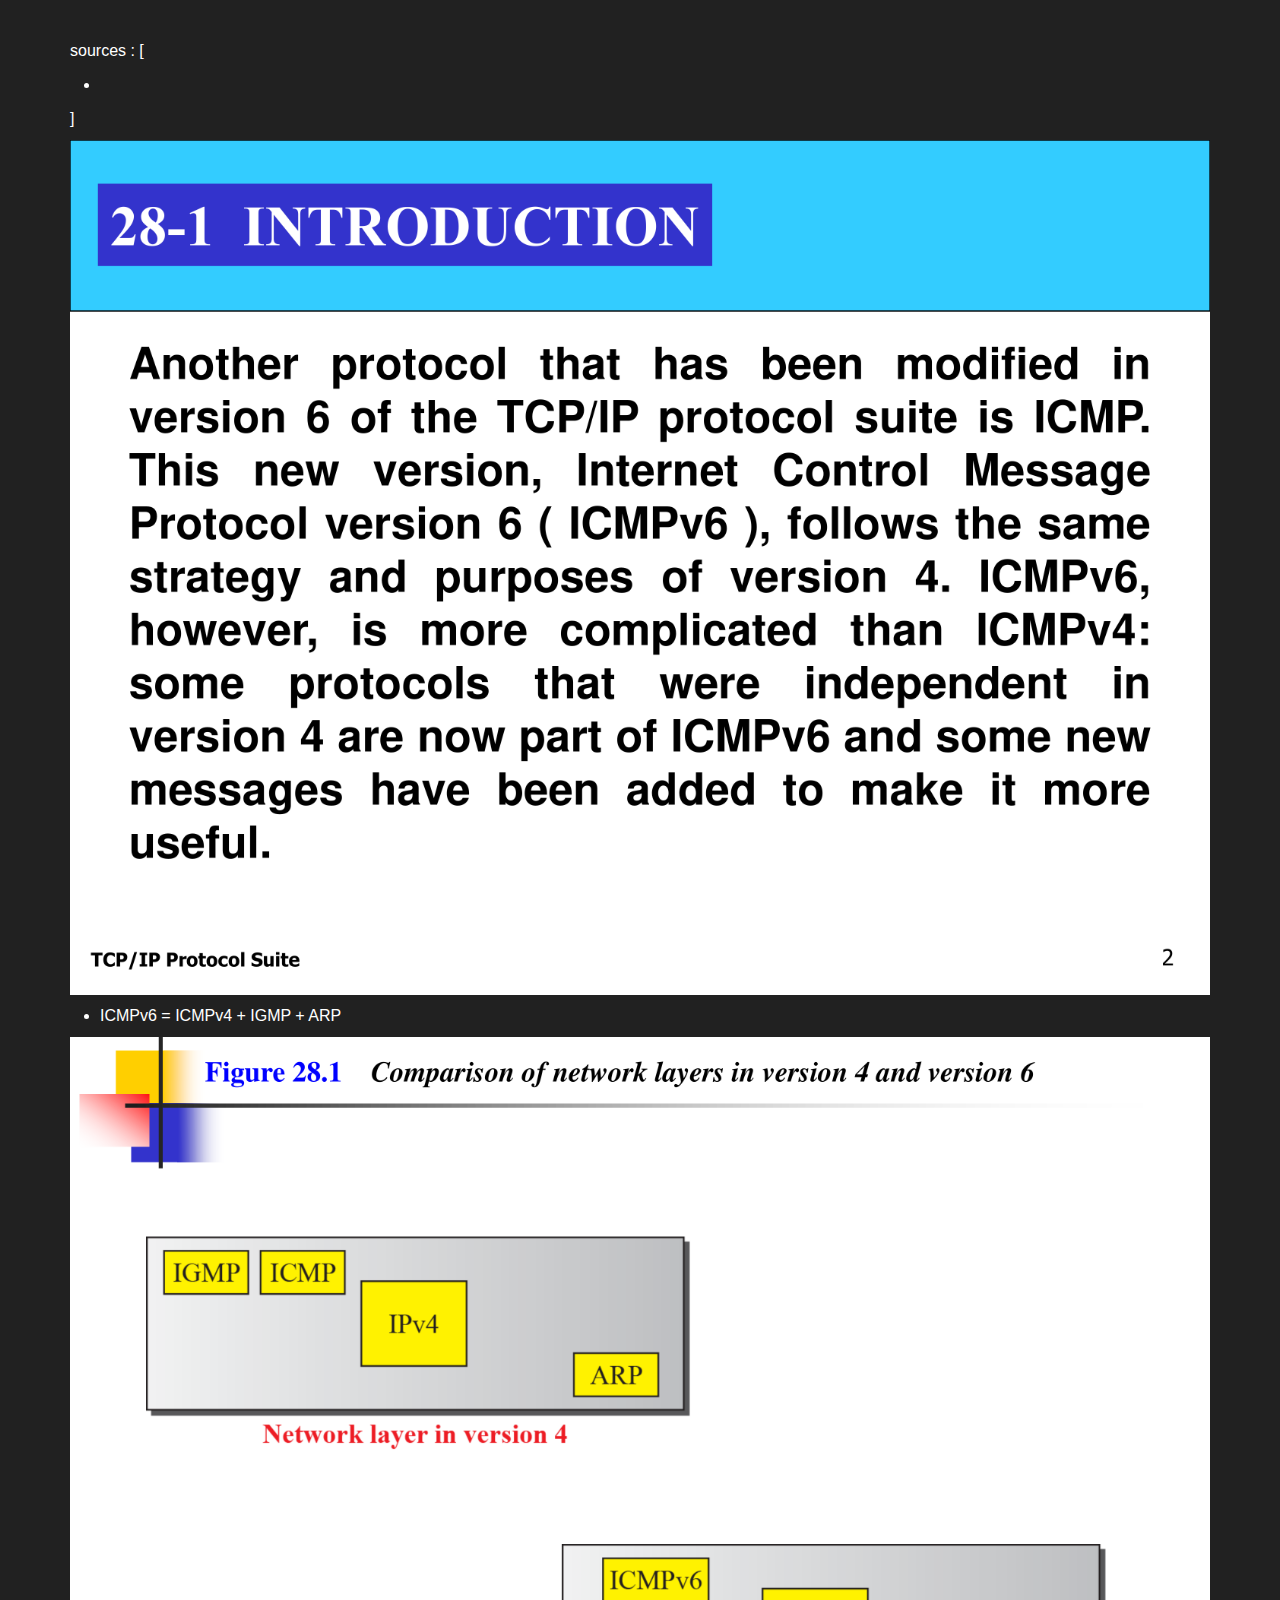
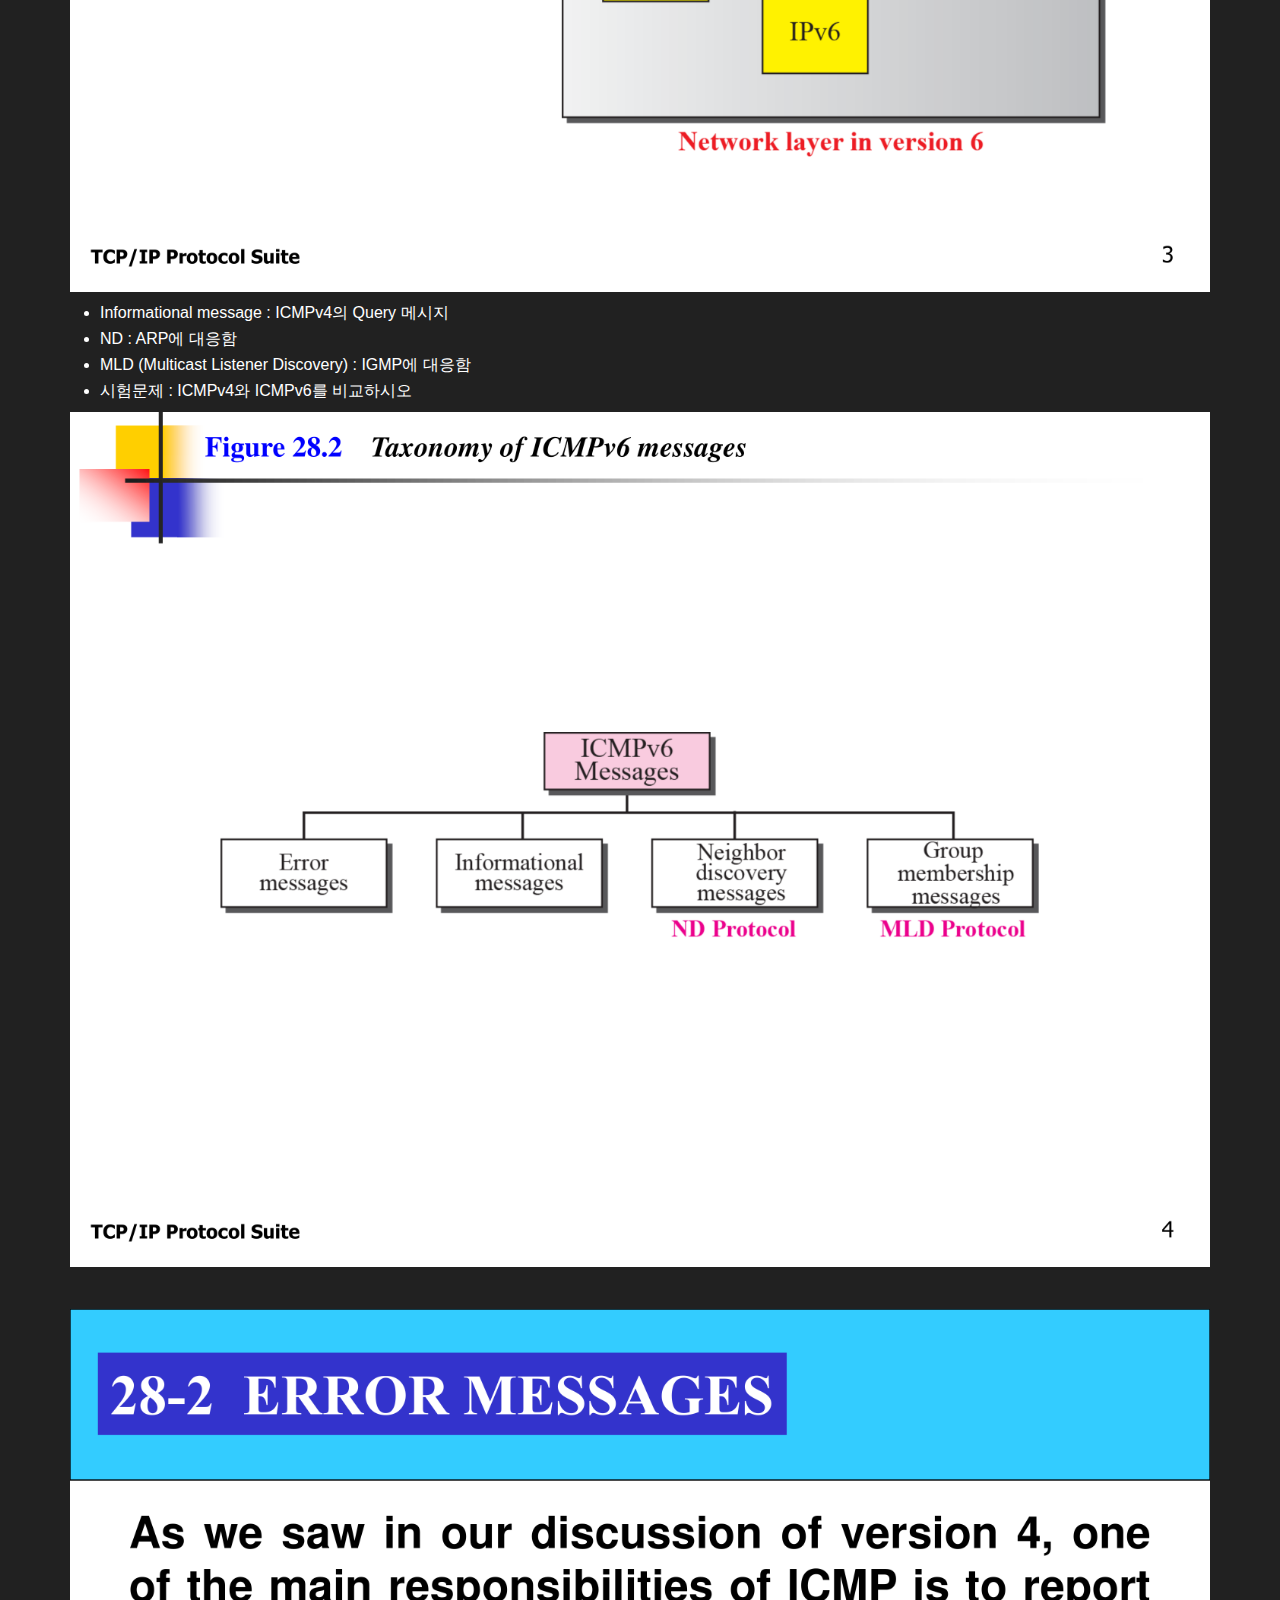
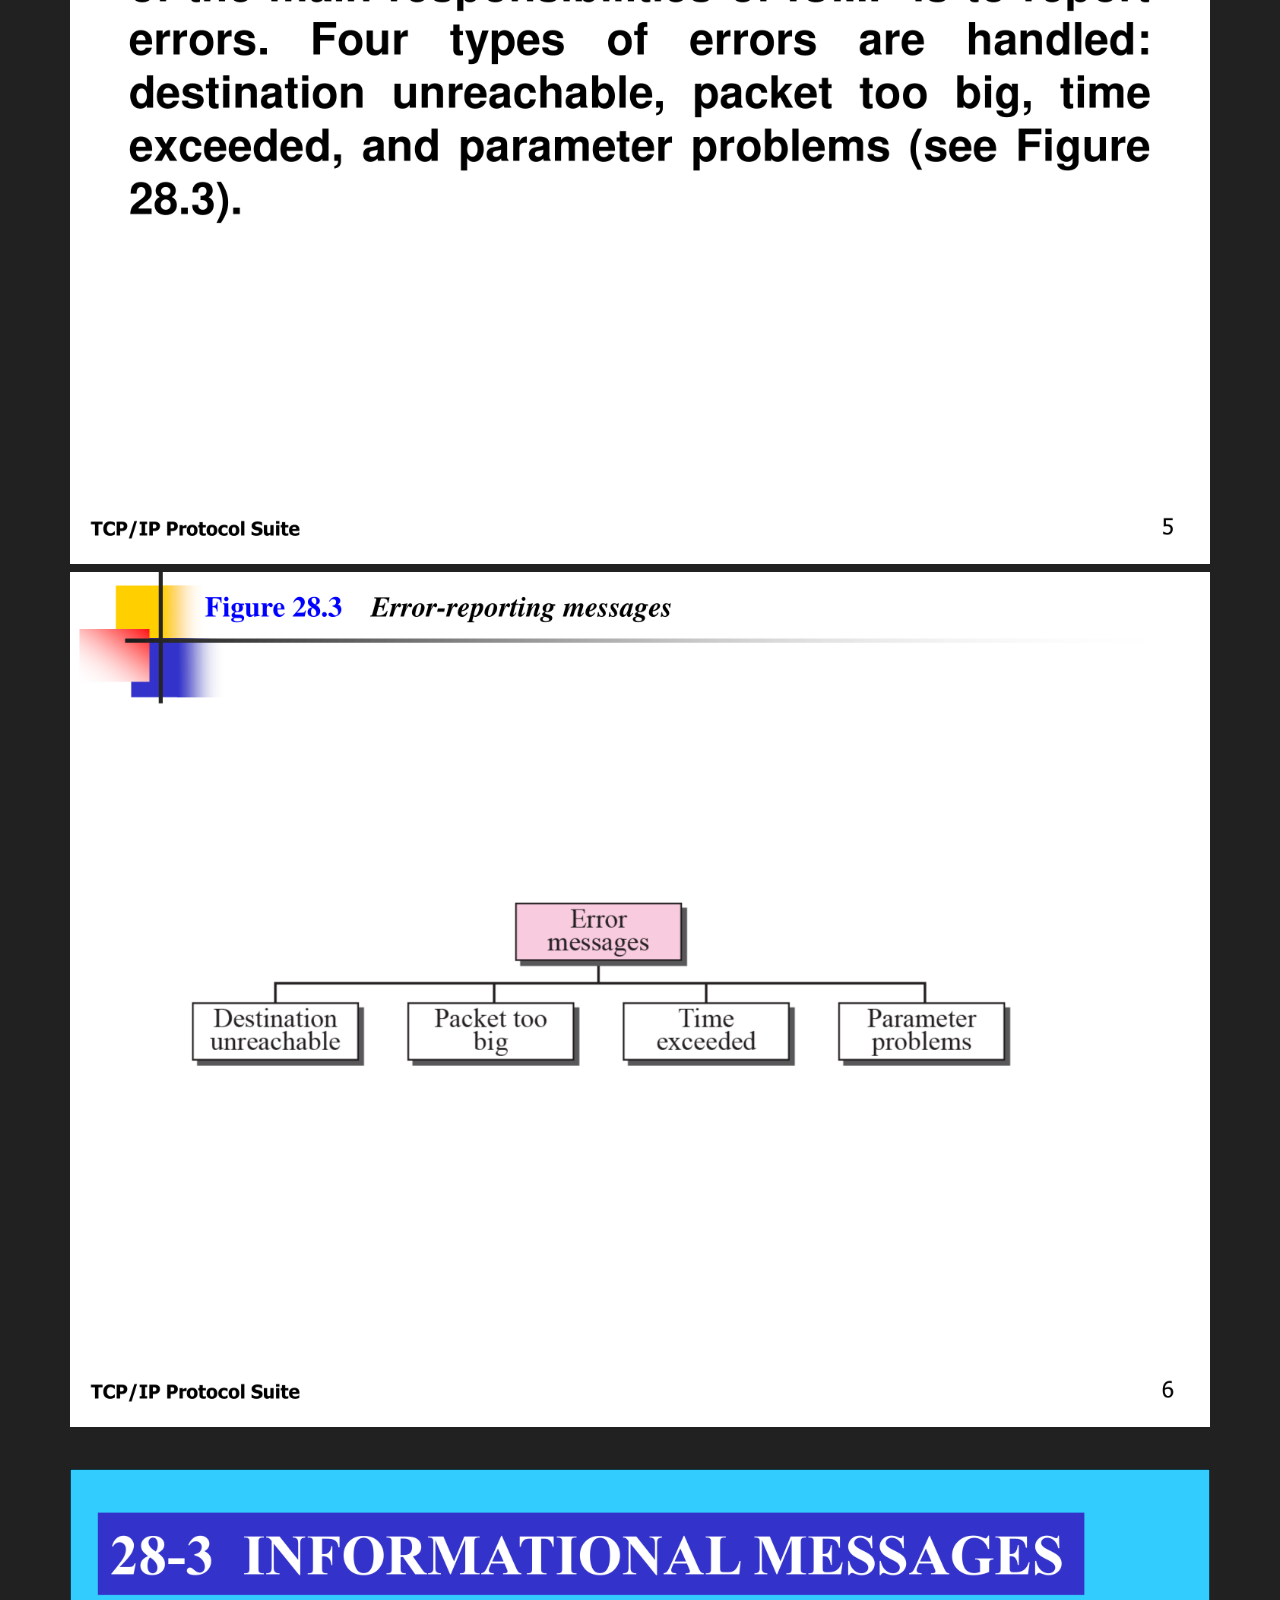
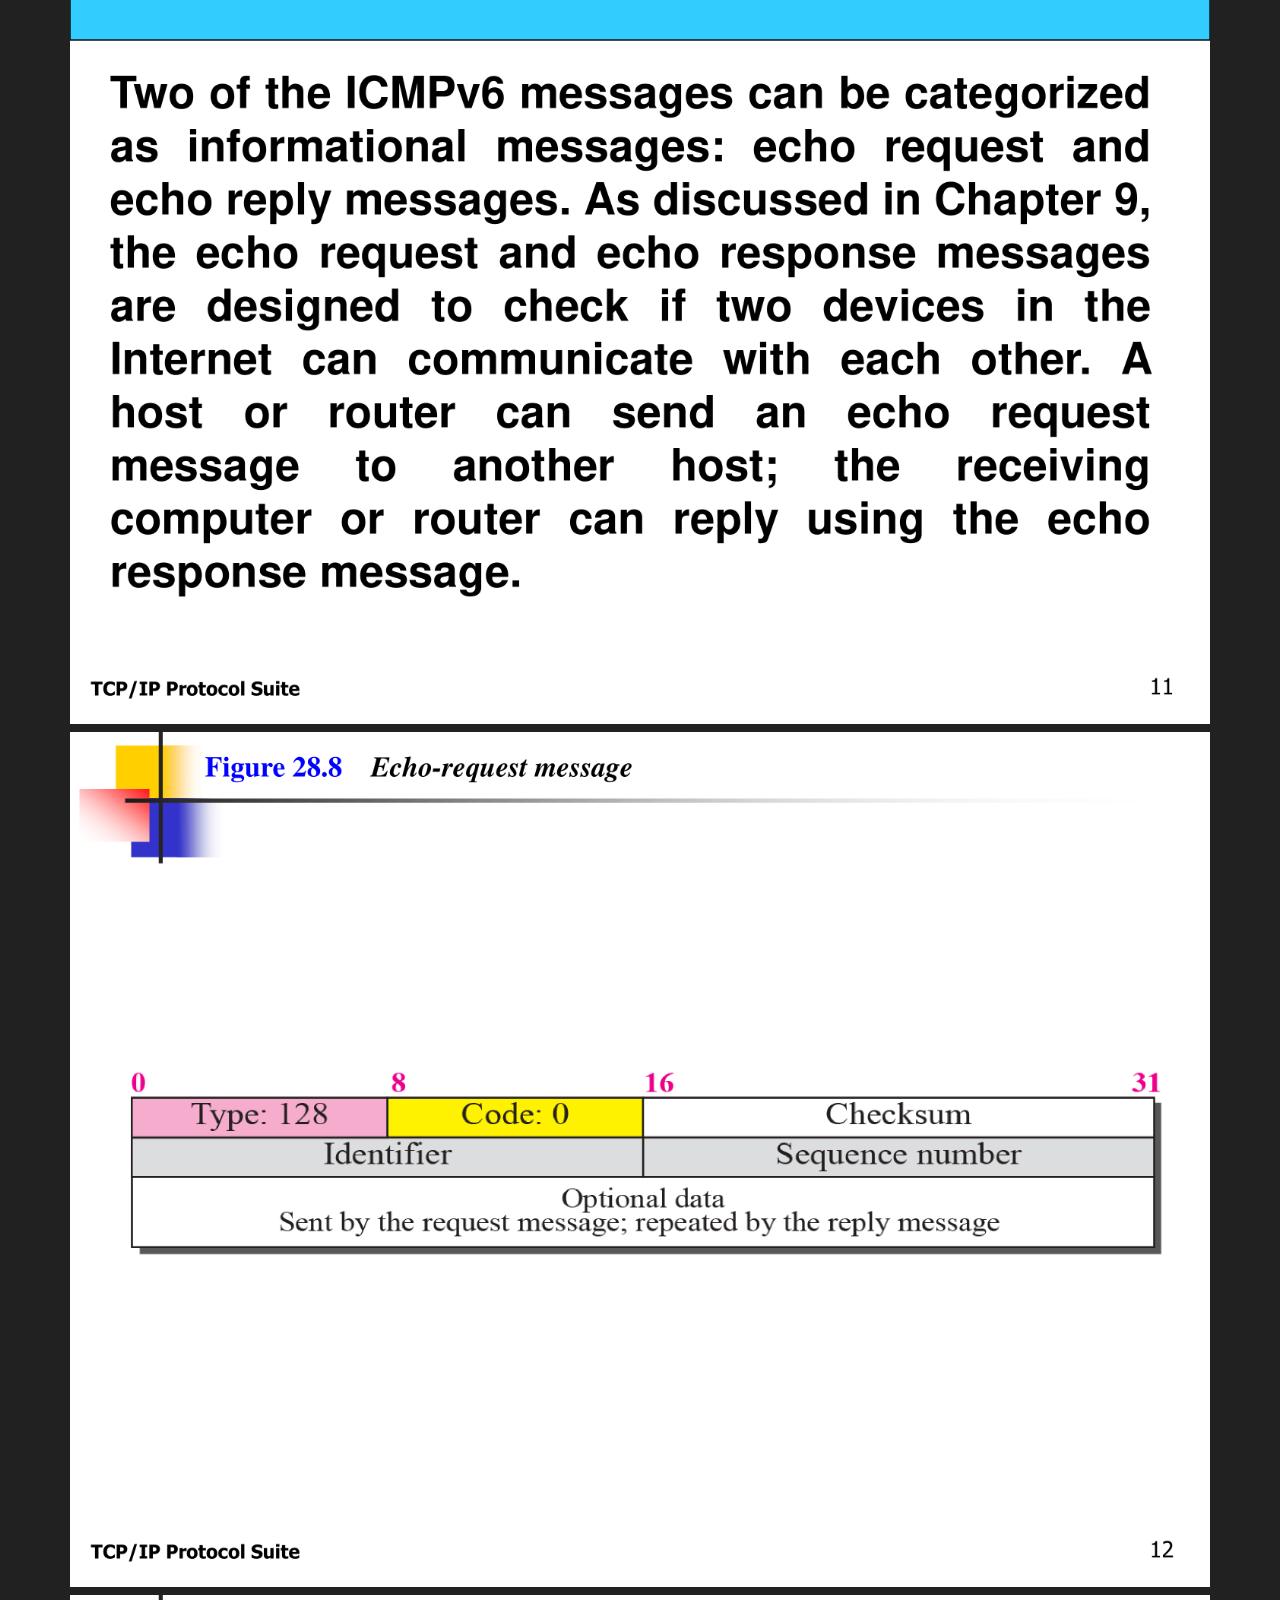
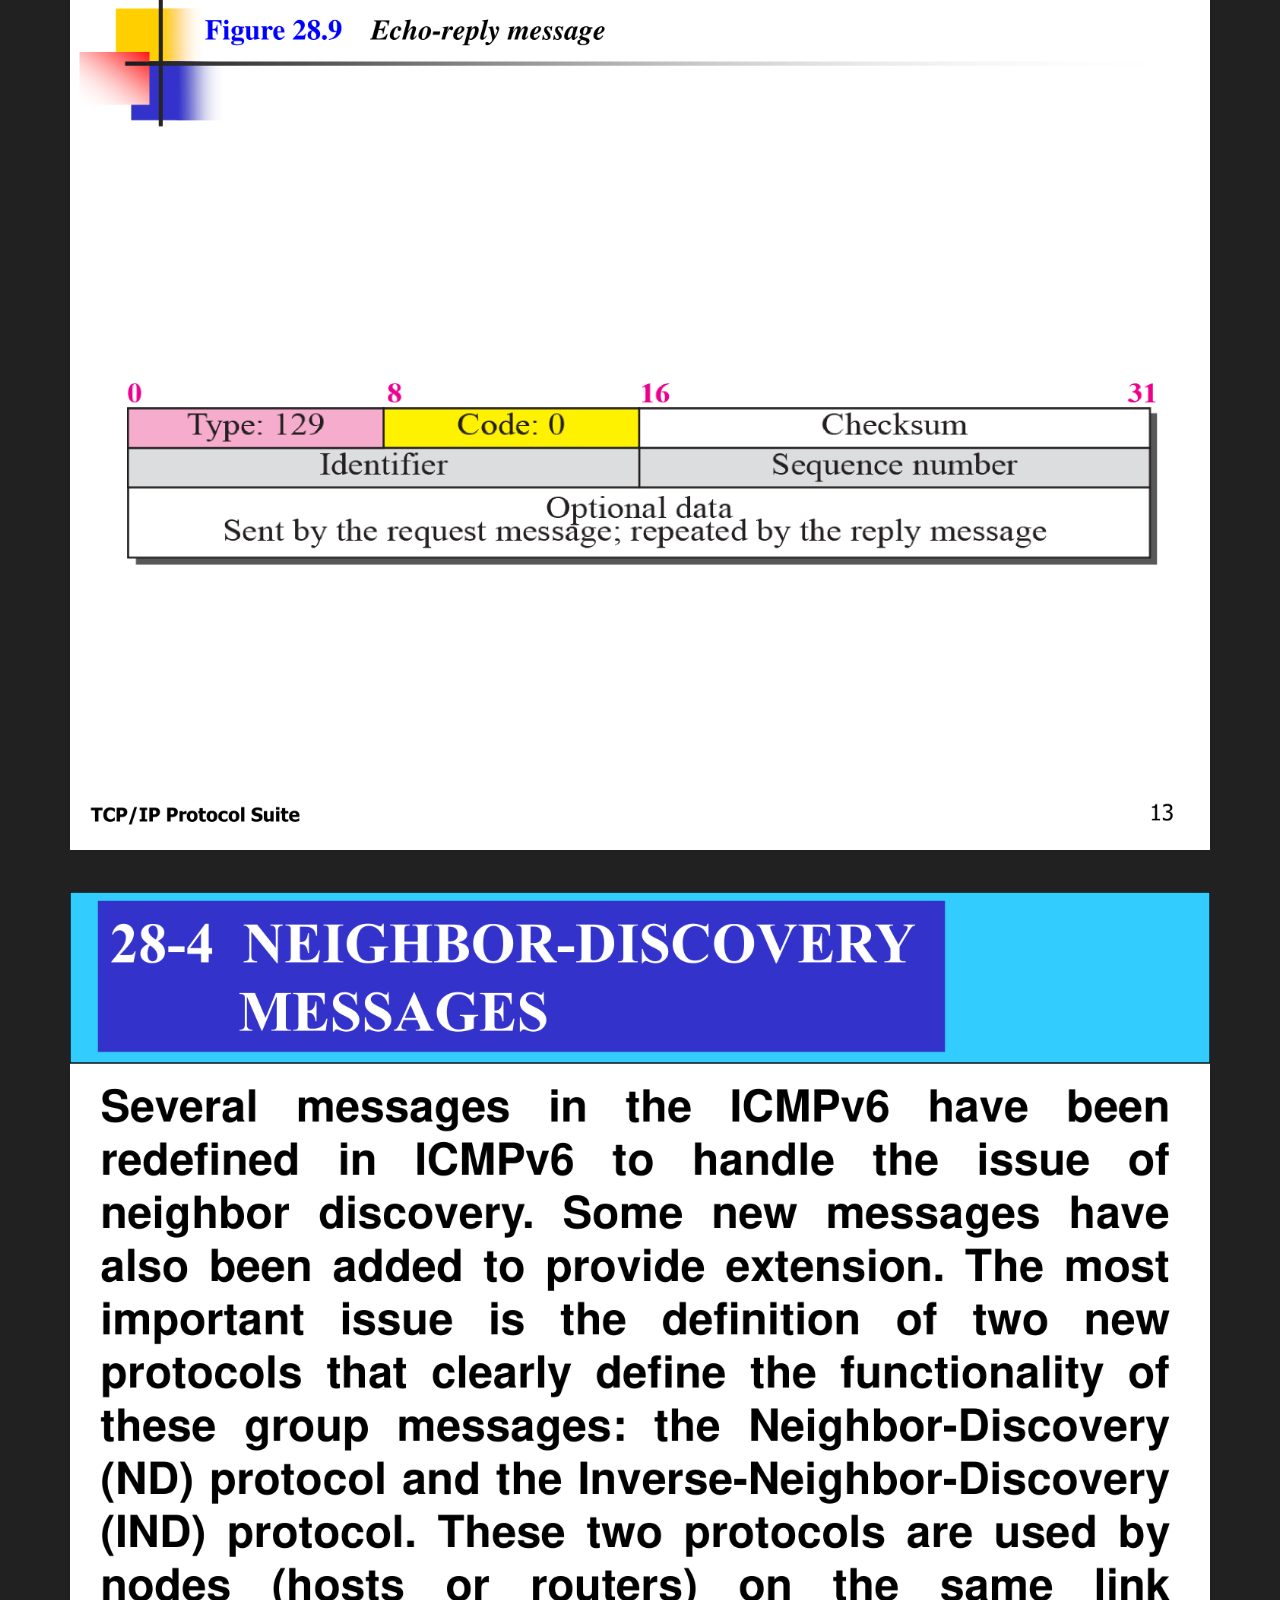
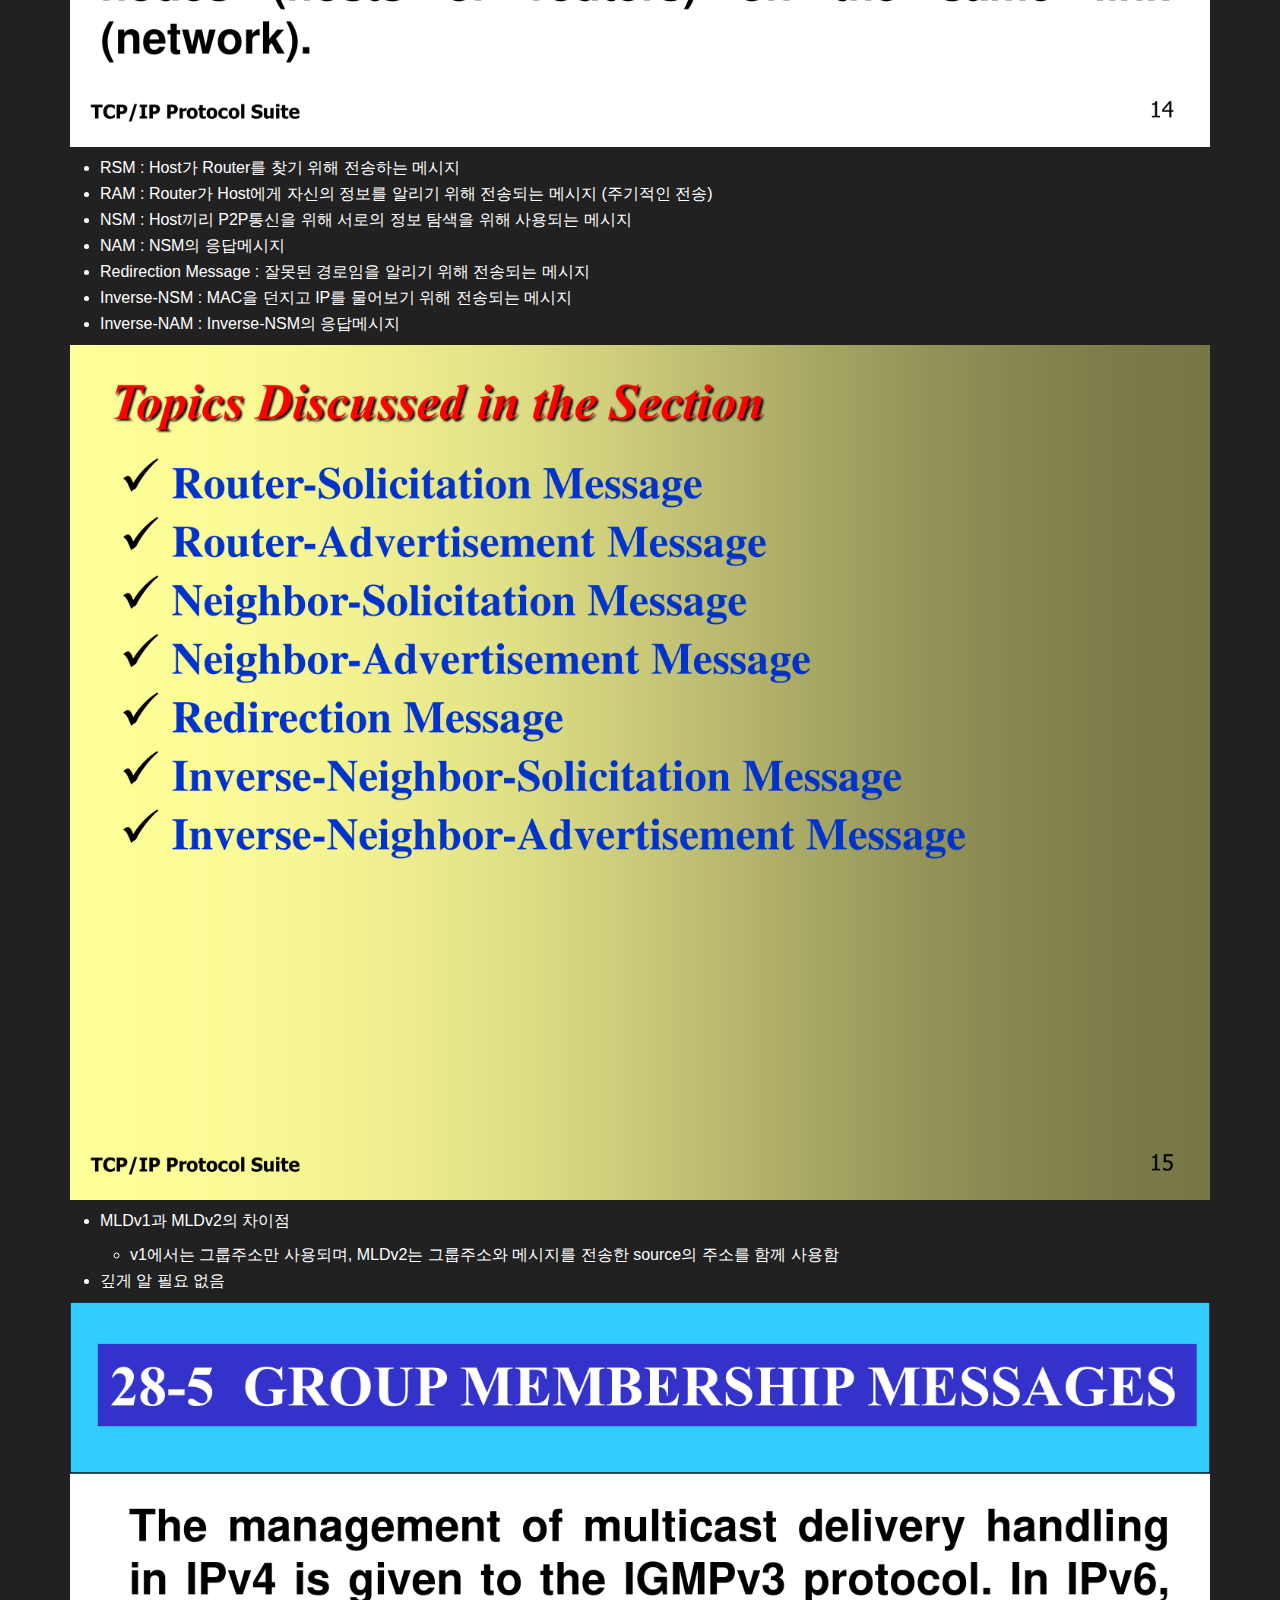
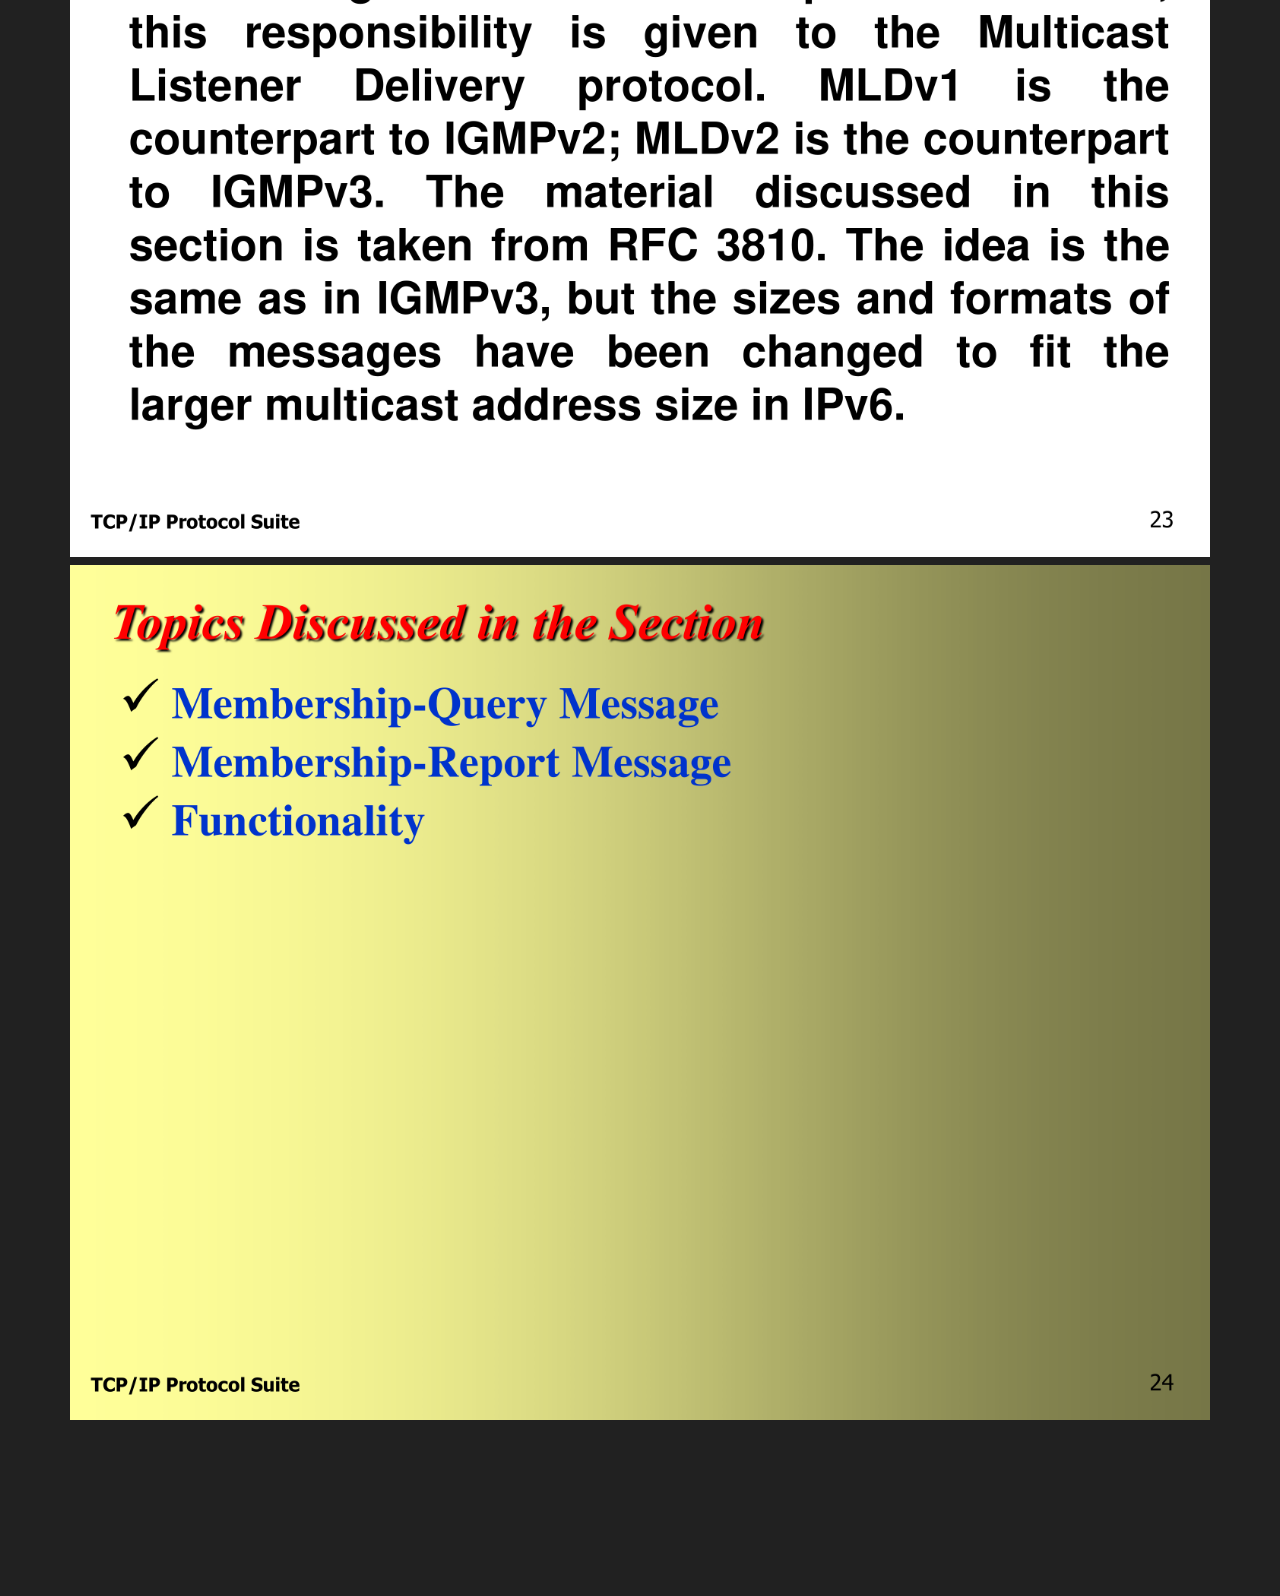
<file: docs/network/3-ipv6-icmpv6/index.html>
<!doctype html>
<html>
<head>
<meta charset='UTF-8'><meta name='viewport' content='width=device-width initial-scale=1'>
<title>README</title><style type='text/css'>html {overflow-x: initial !important;}:root { --bg-color:#ffffff; --text-color:#333333; --select-text-bg-color:#B5D6FC; --select-text-font-color:auto; --monospace:"Lucida Console",Consolas,"Courier",monospace; --title-bar-height:20px; }
.mac-os-11 { --title-bar-height:28px; }
html { font-size: 14px; background-color: var(--bg-color); color: var(--text-color); font-family: "Helvetica Neue", Helvetica, Arial, sans-serif; -webkit-font-smoothing: antialiased; }
body { margin: 0px; padding: 0px; height: auto; bottom: 0px; top: 0px; left: 0px; right: 0px; font-size: 1rem; line-height: 1.42857; overflow-x: hidden; background: inherit; tab-size: 4; }
iframe { margin: auto; }
a.url { word-break: break-all; }
a:active, a:hover { outline: 0px; }
.in-text-selection, ::selection { text-shadow: none; background: var(--select-text-bg-color); color: var(--select-text-font-color); }
#write { margin: 0px auto; height: auto; width: inherit; word-break: normal; overflow-wrap: break-word; position: relative; white-space: normal; overflow-x: visible; padding-top: 36px; }
#write.first-line-indent p { text-indent: 2em; }
#write.first-line-indent li p, #write.first-line-indent p * { text-indent: 0px; }
#write.first-line-indent li { margin-left: 2em; }
.for-image #write { padding-left: 8px; padding-right: 8px; }
body.typora-export { padding-left: 30px; padding-right: 30px; }
.typora-export .footnote-line, .typora-export li, .typora-export p { white-space: pre-wrap; }
.typora-export .task-list-item input { pointer-events: none; }
@media screen and (max-width: 500px) {
  body.typora-export { padding-left: 0px; padding-right: 0px; }
  #write { padding-left: 20px; padding-right: 20px; }
  .CodeMirror-sizer { margin-left: 0px !important; }
  .CodeMirror-gutters { display: none !important; }
}
#write li > figure:last-child { margin-bottom: 0.5rem; }
#write ol, #write ul { position: relative; }
img { max-width: 100%; vertical-align: middle; image-orientation: from-image; }
button, input, select, textarea { color: inherit; font: inherit; }
input[type="checkbox"], input[type="radio"] { line-height: normal; padding: 0px; }
*, ::after, ::before { box-sizing: border-box; }
#write h1, #write h2, #write h3, #write h4, #write h5, #write h6, #write p, #write pre { width: inherit; }
#write h1, #write h2, #write h3, #write h4, #write h5, #write h6, #write p { position: relative; }
p { line-height: inherit; }
h1, h2, h3, h4, h5, h6 { break-after: avoid-page; break-inside: avoid; orphans: 4; }
p { orphans: 4; }
h1 { font-size: 2rem; }
h2 { font-size: 1.8rem; }
h3 { font-size: 1.6rem; }
h4 { font-size: 1.4rem; }
h5 { font-size: 1.2rem; }
h6 { font-size: 1rem; }
.md-math-block, .md-rawblock, h1, h2, h3, h4, h5, h6, p { margin-top: 1rem; margin-bottom: 1rem; }
.hidden { display: none; }
.md-blockmeta { color: rgb(204, 204, 204); font-weight: 700; font-style: italic; }
a { cursor: pointer; }
sup.md-footnote { padding: 2px 4px; background-color: rgba(238, 238, 238, 0.7); color: rgb(85, 85, 85); border-radius: 4px; cursor: pointer; }
sup.md-footnote a, sup.md-footnote a:hover { color: inherit; text-transform: inherit; text-decoration: inherit; }
#write input[type="checkbox"] { cursor: pointer; width: inherit; height: inherit; }
figure { overflow-x: auto; margin: 1.2em 0px; max-width: calc(100% + 16px); padding: 0px; }
figure > table { margin: 0px; }
tr { break-inside: avoid; break-after: auto; }
thead { display: table-header-group; }
table { border-collapse: collapse; border-spacing: 0px; width: 100%; overflow: auto; break-inside: auto; text-align: left; }
table.md-table td { min-width: 32px; }
.CodeMirror-gutters { border-right: 0px; background-color: inherit; }
.CodeMirror-linenumber { user-select: none; }
.CodeMirror { text-align: left; }
.CodeMirror-placeholder { opacity: 0.3; }
.CodeMirror pre { padding: 0px 4px; }
.CodeMirror-lines { padding: 0px; }
div.hr:focus { cursor: none; }
#write pre { white-space: pre-wrap; }
#write.fences-no-line-wrapping pre { white-space: pre; }
#write pre.ty-contain-cm { white-space: normal; }
.CodeMirror-gutters { margin-right: 4px; }
.md-fences { font-size: 0.9rem; display: block; break-inside: avoid; text-align: left; overflow: visible; white-space: pre; background: inherit; position: relative !important; }
.md-diagram-panel { width: 100%; margin-top: 10px; text-align: center; padding-top: 0px; padding-bottom: 8px; overflow-x: auto; }
#write .md-fences.mock-cm { white-space: pre-wrap; }
.md-fences.md-fences-with-lineno { padding-left: 0px; }
#write.fences-no-line-wrapping .md-fences.mock-cm { white-space: pre; overflow-x: auto; }
.md-fences.mock-cm.md-fences-with-lineno { padding-left: 8px; }
.CodeMirror-line, twitterwidget { break-inside: avoid; }
.footnotes { opacity: 0.8; font-size: 0.9rem; margin-top: 1em; margin-bottom: 1em; }
.footnotes + .footnotes { margin-top: 0px; }
.md-reset { margin: 0px; padding: 0px; border: 0px; outline: 0px; vertical-align: top; background: 0px 0px; text-decoration: none; text-shadow: none; float: none; position: static; width: auto; height: auto; white-space: nowrap; cursor: inherit; -webkit-tap-highlight-color: transparent; line-height: normal; font-weight: 400; text-align: left; box-sizing: content-box; direction: ltr; }
li div { padding-top: 0px; }
blockquote { margin: 1rem 0px; }
li .mathjax-block, li p { margin: 0.5rem 0px; }
li blockquote { margin: 1rem 0px; }
li { margin: 0px; position: relative; }
blockquote > :last-child { margin-bottom: 0px; }
blockquote > :first-child, li > :first-child { margin-top: 0px; }
.footnotes-area { color: rgb(136, 136, 136); margin-top: 0.714rem; padding-bottom: 0.143rem; white-space: normal; }
#write .footnote-line { white-space: pre-wrap; }
@media print {
  body, html { border: 1px solid transparent; height: 99%; break-after: avoid; break-before: avoid; font-variant-ligatures: no-common-ligatures; }
  #write { margin-top: 0px; padding-top: 0px; border-color: transparent !important; }
  .typora-export * { -webkit-print-color-adjust: exact; }
  .typora-export #write { break-after: avoid; }
  .typora-export #write::after { height: 0px; }
  .is-mac table { break-inside: avoid; }
}
.footnote-line { margin-top: 0.714em; font-size: 0.7em; }
a img, img a { cursor: pointer; }
pre.md-meta-block { font-size: 0.8rem; min-height: 0.8rem; white-space: pre-wrap; background: rgb(204, 204, 204); display: block; overflow-x: hidden; }
p > .md-image:only-child:not(.md-img-error) img, p > img:only-child { display: block; margin: auto; }
#write.first-line-indent p > .md-image:only-child:not(.md-img-error) img { left: -2em; position: relative; }
p > .md-image:only-child { display: inline-block; width: 100%; }
#write .MathJax_Display { margin: 0.8em 0px 0px; }
.md-math-block { width: 100%; }
.md-math-block:not(:empty)::after { display: none; }
.MathJax_ref { fill: currentcolor; }
[contenteditable="true"]:active, [contenteditable="true"]:focus, [contenteditable="false"]:active, [contenteditable="false"]:focus { outline: 0px; box-shadow: none; }
.md-task-list-item { position: relative; list-style-type: none; }
.task-list-item.md-task-list-item { padding-left: 0px; }
.md-task-list-item > input { position: absolute; top: 0px; left: 0px; margin-left: -1.2em; margin-top: calc(1em - 10px); border: none; }
.math { font-size: 1rem; }
.md-toc { min-height: 3.58rem; position: relative; font-size: 0.9rem; border-radius: 10px; }
.md-toc-content { position: relative; margin-left: 0px; }
.md-toc-content::after, .md-toc::after { display: none; }
.md-toc-item { display: block; color: rgb(65, 131, 196); }
.md-toc-item a { text-decoration: none; }
.md-toc-inner:hover { text-decoration: underline; }
.md-toc-inner { display: inline-block; cursor: pointer; }
.md-toc-h1 .md-toc-inner { margin-left: 0px; font-weight: 700; }
.md-toc-h2 .md-toc-inner { margin-left: 2em; }
.md-toc-h3 .md-toc-inner { margin-left: 4em; }
.md-toc-h4 .md-toc-inner { margin-left: 6em; }
.md-toc-h5 .md-toc-inner { margin-left: 8em; }
.md-toc-h6 .md-toc-inner { margin-left: 10em; }
@media screen and (max-width: 48em) {
  .md-toc-h3 .md-toc-inner { margin-left: 3.5em; }
  .md-toc-h4 .md-toc-inner { margin-left: 5em; }
  .md-toc-h5 .md-toc-inner { margin-left: 6.5em; }
  .md-toc-h6 .md-toc-inner { margin-left: 8em; }
}
a.md-toc-inner { font-size: inherit; font-style: inherit; font-weight: inherit; line-height: inherit; }
.footnote-line a:not(.reversefootnote) { color: inherit; }
.md-attr { display: none; }
.md-fn-count::after { content: "."; }
code, pre, samp, tt { font-family: var(--monospace); }
kbd { margin: 0px 0.1em; padding: 0.1em 0.6em; font-size: 0.8em; color: rgb(36, 39, 41); background: rgb(255, 255, 255); border: 1px solid rgb(173, 179, 185); border-radius: 3px; box-shadow: rgba(12, 13, 14, 0.2) 0px 1px 0px, rgb(255, 255, 255) 0px 0px 0px 2px inset; white-space: nowrap; vertical-align: middle; }
.md-comment { color: rgb(162, 127, 3); opacity: 0.8; font-family: var(--monospace); }
code { text-align: left; vertical-align: initial; }
a.md-print-anchor { white-space: pre !important; border-width: initial !important; border-style: none !important; border-color: initial !important; display: inline-block !important; position: absolute !important; width: 1px !important; right: 0px !important; outline: 0px !important; background: 0px 0px !important; text-decoration: initial !important; text-shadow: initial !important; }
.md-inline-math .MathJax_SVG .noError { display: none !important; }
.html-for-mac .inline-math-svg .MathJax_SVG { vertical-align: 0.2px; }
.md-math-block .MathJax_SVG_Display { text-align: center; margin: 0px; position: relative; text-indent: 0px; max-width: none; max-height: none; min-height: 0px; min-width: 100%; width: auto; overflow-y: hidden; display: block !important; }
.MathJax_SVG_Display, .md-inline-math .MathJax_SVG_Display { width: auto; margin: inherit; display: inline-block !important; }
.MathJax_SVG .MJX-monospace { font-family: var(--monospace); }
.MathJax_SVG .MJX-sans-serif { font-family: sans-serif; }
.MathJax_SVG { display: inline; font-style: normal; font-weight: 400; line-height: normal; zoom: 90%; text-indent: 0px; text-align: left; text-transform: none; letter-spacing: normal; word-spacing: normal; overflow-wrap: normal; white-space: nowrap; float: none; direction: ltr; max-width: none; max-height: none; min-width: 0px; min-height: 0px; border: 0px; padding: 0px; margin: 0px; }
.MathJax_SVG * { transition: none 0s ease 0s; }
.MathJax_SVG_Display svg { vertical-align: middle !important; margin-bottom: 0px !important; margin-top: 0px !important; }
.os-windows.monocolor-emoji .md-emoji { font-family: "Segoe UI Symbol", sans-serif; }
.md-diagram-panel > svg { max-width: 100%; }
[lang="flow"] svg, [lang="mermaid"] svg { max-width: 100%; height: auto; }
[lang="mermaid"] .node text { font-size: 1rem; }
table tr th { border-bottom: 0px; }
video { max-width: 100%; display: block; margin: 0px auto; }
iframe { max-width: 100%; width: 100%; border: none; }
.highlight td, .highlight tr { border: 0px; }
mark { background: rgb(255, 255, 0); color: rgb(0, 0, 0); }
.md-html-inline .md-plain, .md-html-inline strong, mark .md-inline-math, mark strong { color: inherit; }
mark .md-meta { color: rgb(0, 0, 0); opacity: 0.3 !important; }
@media print {
  .typora-export h1, .typora-export h2, .typora-export h3, .typora-export h4, .typora-export h5, .typora-export h6 { break-inside: avoid; }
}
.md-diagram-panel .messageText { stroke: none !important; }
.md-diagram-panel .start-state { fill: var(--node-fill); }
.md-diagram-panel .edgeLabel rect { opacity: 1 !important; }
.md-require-zoom-fix foreignobject { font-size: var(--mermaid-font-zoom); }


/* roboto-300 - latin */
/* roboto-300italic - latin */
/* roboto-regular - latin */
/* roboto-italic - latin */
/* roboto-500 - latin */
/* roboto-500italic - latin */
/* roboto-700 - latin */
/* roboto-700italic - latin */
/* roboto-900 - latin */
/* roboto-900italic - latin */
/* sorucecodepro-400 - latin */
@font-face {
     font-family: 'Source Code Pro';
     font-style: normal;
     font-weight: 400;
     src: local('Source Code Pro'), local('SourceCodePro-Regular'),
     url('file:////home/pu0116/snap/typora/33/.config/Typora/themes/godopu-dark/SourceCodePro-Regular.ttf') format('truetype');
}@import "";

/*by H16nning*/

:root {
	--bg-color: #212121;
	--side-bar-bg-color: #1a1a1a;
	--control-text-color: #e6ecf1;
	--primary-color: rgb(60, 220, 220);
	/* --primary-color: red; */
	--primary-btn-border-color: #3884ff;
	--active-file-bg-color: #5d6574;
	--active-file-text-color: inherit;
	--active-file-border-color: #3884ff;
	--item-hover-text-color: #8092af;
	--item-hover-bg-color: #29303c;
	--window-border: 0px solid #212121;
	/* --window-border: 1px solid red; */
	--select-text-font-color: #e6ecf1;
	--select-text-bg-color: #3277e5;

	--md-char-color: #8092af;
	--heading-char-color: #8092af;
	--meta-content-color: #3783ff;

	--borders: #1a1a1a;
	--table-border-color: #353c49;
	--boxes: #29303c;
	--boxes-darker: #424b5a;
	--boxes-darker2: #485364;
	--boxes-darkest: #5b697e;
	--drag-placeholder-color: #424b5a;

	--mds: #183055;
	--text-color: #e6ecf1;
	--heading-text-color: white;
	--light-text-color: #5b697e;
	--light-text-color-brighter: #768292;
	--codeboxes: white;
	--rawblock-edit-panel-bd: transparent;

	--primary-color-white: #5272a7;
	--primary-color-white-darker: #5a83c5;
	--primary-color-darker: #1f65d6;
	--focus-ring-color: #3783ff;

	--danger-color: rgb(255, 70, 66);
	--font-family: "Roboto", sans-serif;
	--code-font-family: "Source Code Pro";
	--monospace: "Source Code Pro";
}

html,
.form-control,
.modal {
	font-size: 16px;
}

body {
	background: var(--bg-color);
	font-family: var(--font-family);
	font-weight: 400;
	color: white;
	line-height: 1.625rem;
	height: 100%;
}

#write {
	max-width: 75rem;
	margin: 0 auto;
	padding: 30px;
	padding-bottom: 100px;
	position: static;
	width: 100%;
}

#write > ul:first-child,
#write > ol:first-child {
	margin-top: 30px;
}

a {
	color: var(--primary-color);
	text-decoration: none !important;
	transition-duration: 0.2s;
	transition-property: color;
}

a:hover {
	color: var(--primary-color-darker);
}

.ty-preferences a {
	color: var(--primary-color);
}

h1,
h2,
h3,
h4,
h5,
h6 {
	position: relative;
	color: var(--heading-text-color);
	cursor: text;
}

h1:hover a.anchor,
h2:hover a.anchor,
h3:hover a.anchor,
h4:hover a.anchor,
h5:hover a.anchor,
h6:hover a.anchor {
	text-decoration: none;
}

h1 tt,
h1 code {
	font-size: inherit;
}

h2 tt,
h2 code {
	font-size: inherit;
}

h3 tt,
h3 code {
	font-size: inherit;
}

h4 tt,
h4 code {
	font-size: inherit;
}

h5 tt,
h5 code {
	font-size: inherit;
}

h6 tt,
h6 code {
	font-size: inherit;
}

h1 {
	font-size: 1.6rem;
	font-weight: 500;
	line-height: 1.5;
	margin-top: 1rem;
	margin-bottom: 1rem;
	padding-bottom: 0.4rem;
	border-bottom: solid 1px darkgray;
}

h2 {
	font-size: 1.4rem;
	font-weight: 700;
	line-height: 1.5;
	margin-top: 0.8rem;
	margin-bottom: 0.5rem;
}

h3 {
	font-size: 1.2rem;
	font-weight: 700;
	line-height: 1.5;
	margin-top: 0.6rem;
	margin-bottom: 0.5rem;
}

h4 {
	font-size: 1.2rem;
	font-weight: 700;
	line-height: 1.5;
	margin-top: 0.5rem;
	margin-bottom: 0.5rem;
	margin-left: 0.5rem;
}

h5 {
	font-size: 1.1rem;
	font-weight: 700;
	line-height: 1.5;
	margin-top: 0.5rem;
	margin-bottom: 0.5rem;
	margin-left: 1rem;
}

h6 {
	font-size: 1rem;
	font-weight: 700;
	line-height: 1.5;
	margin-top: 0.5rem;
	margin-bottom: 0.5rem;
	margin-left: 1.5rem;
	opacity: 0.8;
}

h4:before {
	content: "□ ";
}

h5:before {
	content: "○ ";
}

h6:before {
	content: "─ ";
}

#write > h1.md-focus:before,
#write > h2.md-focus:before,
#write > h3.md-focus:before,
#write > h4.md-focus:before,
#write > h5.md-focus:before,
#write > h6.md-focus:before {
	color: var(--light-text-color);
	border: none;
	position: absolute;
	font-size: 1rem;
	font-weight: 700;
	padding: 0px;
	line-height: 1;
}

#write > h1.md-focus:before {
	content: "h1";
	top: 0.8rem;
	left: -1.75rem;
}

#write > h2.md-focus:before {
	content: "h2";
	top: 0.6rem;
	left: -1.75rem;
}

#write > h3.md-focus:before {
	content: "h3";
	top: 0.45rem;
	left: -1.75rem;
}

#write > h4.md-focus:before {
	content: "h4";
	top: 0.4rem;
	left: -1.75rem;
}

#write > h5.md-focus:before {
	content: "h5";
	top: 0.4rem;
	left: -1.75rem;
}

#write > h6.md-focus:before {
	content: "h6";
	top: 0.2rem;
	left: -1.75rem;
}

h1:first-child,
h2:first-child,
h3:first-child,
h4:first-child,
h5:first-child,
h6:first-child,
blockquote h1,
blockquote h2,
blockquote h3,
blockquote h4,
blockquote h5,
blockquote h6 {
	margin-top: 0rem;
}

p,
blockquote,
ul,
ol,
dl {
	margin: 0.5rem 0rem 0.5rem 0rem;
}

li > ol,
li > ul {
	margin: 0 0;
}

/* hr {
    height: 2px;
    padding: 0;
    margin: 16px 0;
    background-color: var(--borders);
    border: 0 none;
    overflow: hidden;
    box-sizing: content-box;
} */

hr {
	background-color: lightgray;
	border: solid lightgray;
	border-radius: 0.5rem;
	height: 0.06cm;
	margin: 2rem 10rem;
	page-break-after: always;
}

li p.first {
	display: inline-block;
}

ul,
ol {
	padding-left: 30px;
}

ul:first-child,
ol:first-child {
	margin-top: 0;
}

ul:last-child,
ol:last-child {
	margin-bottom: 0;
}

.md-blockmeta {
	color: var(--md-char-color);
}

mark {
	background-color: rgb(56, 132, 255, 0.4);
	color: var(--text-color);
}

/*BLOCKQUOTE*/

blockquote {
	width: 100%;
	background-color: var(--borders);
	border-left: 4px solid rgb(212, 212, 212);
	border-radius: 0.3em;
	padding: 1rem;
}

blockquote blockquote {
	padding-right: 0;
}

table {
	font-size: 0.875rem;
	padding: 0;
	margin: 1.5rem 0;
	word-break: initial;
}

/*TABLE*/

table tr {
	border-top: 1px solid var(--borders);
	border-bottom: 1px solid var(--borders);
	margin: 0;
	padding: 0;
}

table tr.md-end-block {
	border-top: none;
}

table tr th {
	font-weight: bold;
	border: none;
	border-bottom: solid 2px var(--borders);
	margin: 0;
	padding: 10px 16px;
	transition-duration: 0.1s;
	transition-property: background-color;
}

table tr td {
	border: none;
	margin: 0;
	padding: 10px 16px;
	transition-duration: 0.1s;
	transition-property: background-color;
}

#write table tr td:hover,
#write table tr th:hover {
	background-color: var(--boxes);
}

table tr th:first-child,
table tr td:first-child {
	margin-top: 0;
}

table tr th:last-child,
table tr td:last-child {
	margin-bottom: 0;
}

/*OTHER TABLE THINGS*/

.ty-table-edit {
	padding: 0.3rem;
	border: solid 1px var(--borders);
	border-radius: 0.3rem;
	box-shadow: rgba(0, 0, 0, 0.2) 0px 3px 8px 0px;
	transition-duration: 0.3s;
	transition-property: opacity;
}

.ty-table-edit:active,
.ty-table-edit:focus,
.popover:active,
.popover:focus {
	box-shadow: rgba(0, 0, 0, 0.2) 0px 3px 8px 0px;
}

.popover {
	border: solid 1px var(--borders);
	box-shadow: rgba(0, 0, 0, 0.2) 0px 3px 8px 0px;
	border-radius: 0.3rem;
}

.popover .arrow {
	border-bottom-color: var(--borders);
}

.md-grid-board .md-grid-ext {
	background-color: var(--boxes);
}

.md-grid-board tr[row="1"] .md-grid-ext {
	background-color: var(--boxes-darkest);
}

.md-grid-board a.md-active,
.md-grid-board a:hover {
	background-color: var(--primary-color-white);
	border-color: var(--primary-color-white-darker);
}

#md-grid-width,
#md-grid-height {
	border-radius: 0.3rem;
	border-color: var(--borders);
	transition-duration: 0.3s;
	transition-property: border-color;
}

#md-grid-width:focus,
#md-grid-height:focus {
	border-radius: 0.3rem;
	border-color: var(--primary-color);
}

/*CODE*/

.CodeMirror {
	padding: 1rem;
	font-family: "Source Code Pro", monospace;
}

.cm-s-inner .CodeMirror-gutters {
	background-color: none;
	border-right: none;
	border-radius: 0px;
	width: 2rem;
	color: white;
	height: 100%;
	white-space: nowrap;
}

.CodeMirror.cm-s-typora-default div.CodeMirror-cursor {
	border-left: solid 2px var(--light-text-color-brighter);
}

.CodeMirror.cm-s-typora-default .CodeMirror-activeline-background {
	background-color: var(--boxes);
}

.cm-s-inner .CodeMirror-cursor {
	color: white;
	border-left: solid 1px white;
}

.cm-s-inner .CodeMirror-linenumber {
	color: white;
	opacity: 0.6;
}

.cm-s-inner .CodeMirror-line::selection,
.cm-s-inner .CodeMirror-line::-moz-selection,
.cm-s-inner .CodeMirror-line > span::selection,
.cm-s-inner .CodeMirror-line > span::-moz-selection,
.cm-s-inner .CodeMirror-line > span > span::selection,
.cm-s-inner .CodeMirror-line > span > span::-moz-selection {
	background-color: rgba(255, 255, 255, 0.1);
}

.cm-s-inner span.cm-comment {
	color: #9daab6;
}

.cm-s-inner span.cm-string,
.cm-s-inner span.cm-string-2 {
	color: #71a7ff;
}

.cm-s-inner span.cm-number {
	color: #ff9d3d;
}

.cm-s-inner span.cm-variable,
.cm-s-inner span.cm-variable-2 {
	color: white;
}

.cm-s-inner span.cm-def {
	color: white;
}

.cm-s-inner span.cm-operator {
	color: #ff9d3d;
}

.cm-s-inner span.cm-keyword {
	color: #61e3a5;
}

.cm-s-inner span.cm-atom {
	color: #bd93f9;
}

.cm-s-inner span.cm-meta {
	color: #f8f8f2;
}

.cm-s-inner span.cm-link {
	color: var(--primary-color);
}

.cm-s-inner span.cm-tag,
.cm-s-inner .cm-header {
	color: #b4f6d6;
}

.cm-s-inner span.cm-attribute {
	color: #ff9d3d;
}

.cm-s-inner span.cm-qualifier,
.cm-s-inner span.cm-type,
.cm-s-inner span.cm-variable-3 {
	color: #82ee9d;
}

.cm-s-inner span.cm-property {
	color: #ffd6ad;
}

.cm-s-inner span.cm-builtin {
	color: #8ffaaa;
}

.md-fences.md-focus .cm-s-inner .CodeMirror-activeline-background {
	background: none;
}

.cm-s-inner .CodeMirror-selected,
.cm-s-inner .CodeMirror-selectedtext {
	background-color: rgba(255, 255, 255, 0.1);
}

.cm-s-typora-default .cm-header,
.cm-s-typora-default .cm-property {
	color: var(--primary-color);
}

#typora-source span.cm-variable {
	color: var(--window-border);
}

#write .code-tooltip {
	box-shadow: rgba(0, 0, 0, 0.2) 0px 3px 8px 0px;
	border: solid 1px var(--borders);
	border-radius: 0.3rem;
	background-color: var(--bg-color);
	color: var(--text-color);
	width: 15rem;
	height: 2.5rem;
	bottom: -3rem;
	padding: 0.1875rem;
}

#write .code-tooltip .ty-input {
	border: solid 1px var(--borders);
	height: 2rem;
	line-height: 2rem;
	margin: 0rem;
	padding-left: 0.5rem !important;
	text-align: left;
	display: block;
	font-size: 0.8rem;
	font-weight: 600;
	font-family: var(--font-family);
	transition-duration: 0.3s;
	transition-property: border;
}

#write .code-tooltip .ty-input:focus {
	border-color: var(--primary-color);
}

.html-for-mac .ty-cm-lang-input:empty:after {
	left: 0.5rem;
}

.autoComplt-list li,
.fences-auto-suggest li {
	font-weight: 500;
	transition-duration: 0.3s;
	transition-property: background-color, color;
}

.autoComplt-list li.active,
.fences-auto-suggest li:hover {
	background-color: var(--boxes);
	color: var(--primary-color);
}

.md-fences,
tt {
	border-radius: 0.3rem;
	color: #ffffff;
	padding: 1.5rem;
	font-size: 16px;
}

code {
	font-family: "Roboto";
	padding: 0.25rem 0.5rem;
	background-color: var(--boxes);
	font-size: 0.9rem;
	border-radius: 0.2rem;
}

.md-fences .CodeMirror div.CodeMirror-cursor,
.md-htmlblock-panel .CodeMirror div.CodeMirror-cursor {
	border-left: solid 1px white;
}

.md-fences {
	margin-bottom: 1.5rem;
	margin-top: 1.5rem;
	padding-top: 8px;
	padding-bottom: 6px;
	border-radius: 12px;
	background-color: var(--borders);
}

/*CHECKBOXES*/

.md-task-list-item > input:before,
input[type="checkbox"]:before {
	border-radius: 0.2rem;
	margin-top: -0.08rem;
	margin-left: -0.1rem;
	width: 1rem;
	height: 1rem;
	background-color: var(--boxes-darkest);
	content: " ";
	display: block;
	transition-duration: 0.3s;
	transition-property: background-color;
}

.md-task-list-item:hover > input:before,
input[type="checkbox"]:hover:before {
	background-color: var(--boxes-darker);
}

.md-task-list-item > input:checked:before,
.md-task-list-item > input[checked]:before,
input[type="checkbox"]:checked:before {
	background-color: var(--primary-color);
}

.md-task-list-item:hover > input:checked:before,
.md-task-list-item:hover > input[checked]:before,
input[type="checkbox"]:hover:checked:before {
	background-color: var(--primary-color-darker);
}

.md-task-list-item > input:after,
.md-task-list-item > input:after,
input[type="checkbox"]:after {
	transform: rotate(-45deg);
	position: absolute;
	border: 2px solid white;
	border-top: 0;
	border-right: 0;
	top: 0.16rem;
	left: 0.1rem;
	width: 0.6rem;
	height: 0.375rem;
	content: " ";
	opacity: 0;
	transition-duration: 0.3s;
	transition-property: opacity;
}

.md-task-list-item > input:checked:after,
.md-task-list-item > input[checked]:after,
input[type="checkbox"]:checked:after {
	opacity: 1;
}

.ty-preferences input[type="checkbox"]:before {
	width: 1.2rem;
	height: 1.2rem;
}

.ty-preferences input[type="checkbox"]:after {
	width: 0.5rem;
	height: 0.32rem;
	top: 0.19rem;
	left: 0.14rem;
}

@media print {
	html {
		font-size: 13px;
	}

	table,
	pre {
		page-break-inside: avoid;
	}

	pre {
		word-wrap: break-word;
	}
}

#write pre.md-meta-block {
	padding: 0.6rem;
	line-height: 1.5;
	background-color: var(--boxes);
	margin: -0.3rem 0 -0.3rem 0;
	font-family: serif;
	font-size: 20px;
	border: 0;
	border-radius: 0.2rem;
	font-weight: bold;
	color: var(--text-color);
	border-left: solid 4px var(--primary-color);
}

/* #write pre.md-meta-block {
	background: transparent;
	border-bottom: solid;
	border-color: #393451;
	width: auto;
	font-family: "Times New Roman", Times, serif;
	font-size: 20px;
	font-weight: bold;
	margin: 0em;
	margin-top: -0.5em;
	color: #393451;
	max-width: 100%;
	/* text-align : center; 
} */

.md-image > .md-meta {
	border-radius: 3px;
	padding: 2px 0px 0px 4px;
	font-size: 0.9em;
	color: inherit;
}

.md-tag {
	color: var(--md-char-color);
	opacity: 1;
}

.md-toc {
	margin: 1.5rem 0rem;
}

/*MATH*/

.md-rawblock {
	margin: 1.5rem 0rem;
}

.md-rawblock-container {
	transition-duration: 0.3s;
	transition-property: box-shadow, border;
	padding: 8px;
	border: solid 1px transparent;
	border-radius: 0.3rem;
}

.md-rawblock:hover > .md-rawblock-container {
	background-color: transparent;
	border: solid 1px var(--borders);
	box-shadow: rgba(0, 0, 0, 0.2) 0px 3px 8px 0px;
}

.md-mathblock-input .CodeMirror div.CodeMirror-cursor {
	border-left: 1px solid white;
}

.md-math-block .md-rawblock-control:not(.md-rawblock-tooltip) {
	background-color: var(--bg-color);
	border-left: solid 2px var(--primary-color);
	border-right: solid 2px var(--primary-color);
}

.md-math-block .md-rawblock-before {
	border-top-left-radius: 0.3rem;
	border-top-right-radius: 0.3rem;
	border-top: solid 2px var(--primary-color);
}

.md-math-block .md-rawblock-after {
	border-bottom-left-radius: 0.3rem;
	border-bottom-right-radius: 0.3rem;
	border-bottom: solid 2px var(--primary-color);
	margin-bottom: 0.5rem;
}

#write .md-math-block .code-tooltip {
	width: 100%;
}

/*HTML*/

.md-htmlblock-panel {
	border: solid 2px var(--primary-color);
	border-radius: 0.3rem;
}

/*FOOTER*/

.footer-item {
	opacity: 1 !important;
	color: var(--light-text-color);
	transition: 0.3s;
	background: none !important;
}

.footer-item:hover {
	color: var(--light-text-color-brighter) !important;
}

#outline-btn:hover {
	color: var(--light-text-color-brighter) !important;
}

/*SIDEBAR*/

#typora-sidebar {
	border-right: solid 1px var(--borders);
}

.info-panel-tab {
	opacity: 1;
}

.info-panel-tab-border {
	color: var(--primary-color);
}

#ty-sidebar-search-back-btn {
	margin: auto;
}

.ty-show-outline-filter #file-library-search,
.ty-show-search #file-library-search {
	height: 4rem;
}

#file-library-search-input {
	height: 2rem;
}

#file-library-search-panel input {
	margin-top: 8px !important;
}

.ty-sidebar-search-panel .searchpanel-search-option-btn {
	top: 14px;
}

#typora-sidebar #filesearch-case-ion-btn,
#typora-sidebar #filesearch-word-ion-btn {
	background: none;
	margin-top: 0.45rem;
	transition-duration: 0.2s;
	transition-property: background-color;
}

#typora-sidebar #filesearch-case-ion-btn:hover,
#typora-sidebar #filesearch-word-ion-btn:hover {
	color: var(--primary-color);
}

/*sidebar outline*/

#close-outline-filter-btn {
	top: 15px;
	opacity: 1;
	color: var(--light-text-color) !important;
}

#close-outline-filter-btn:hover {
	color: var(--primary-color) !important;
	background-color: transparent !important;
}

#close-outline-filter-btn:active {
	background-color: transparent !important;
}

#outline-content {
	padding-right: 0px;
	line-height: 1rem;
}

.outline-item {
	display: flex;
	padding-top: 0px;
	padding-bottom: 0px;
}

.outline-item .outline-label {
	display: block;
	width: 100%;
	padding-top: 0.4rem;
	padding-bottom: 0.4rem;
	border-right: solid 2px transparent;
	font-size: 0.8rem;
	font-weight: 500;
	color: var(--light-text-color-darker);
	transition-duration: 0.3s;
	transition-property: color;
}

.outline-item:hover {
	background: none;
}

.outline-item:hover .outline-label {
	color: var(--primary-color);
}

.outline-label:hover {
	text-decoration: none;
}

.outline-active.outline-label {
	border-right: solid 2px var(--primary-color);
	font-weight: 500;
	color: var(--primary-color);
}

.outline-expander {
	padding-top: 0.4rem;
	padding-right: 0.5rem;
}

/*sidebar file-list and search results*/

#file-library-list[data-state="complete"] #sidebar-loading-template {
	padding: 0rem;
}

#typora-sidebar .file-list-item,
.ty-search-item {
	border: none;
	transition-duration: 0.3s !important;
	transition-property: background-color, border, color !important;
	padding: 1rem;
}

#typora-sidebar .file-list-item:hover,
.ty-search-item:hover {
	background: var(--borders);
}

#typora-sidebar .ty-search-item-line:hover,
#typora-sidebar .ty-search-item-line.active {
	background-color: transparent;
}

#typora-sidebar .ty-search-item-line.active {
	color: var(--primary-color);
	font-weight: 800;
}

#typora-sidebar .file-list-item-file-name {
	font-weight: 800;
	font-size: 0.9rem;
	margin-bottom: 0rem;
	line-height: 1.8rem;
	float: right;
}

#typora-sidebar .file-list-item-file-ext-part {
	font-weight: 800;
	opacity: 0.5;
}

#typora-sidebar .file-list-item-parent-loc,
#typora-sidebar .file-list-item-time {
	font-weight: 400;
	opacity: 0.5;
	display: block;
}

#typora-sidebar .file-list-item-summary {
	float: left;
	font-size: 0.8rem;
	opacity: 0.9;
}

#typora-sidebar input.file-list-item-file-name {
	margin: 0.5rem 0rem 0.5rem 0.7rem;
	padding: 0.4rem !important;
	line-height: 1rem;
	float: right;
	border-radius: 0.3rem;
	font-weight: 500;
	background-color: var(--bg-color) !important;
}

#typora-sidebar .file-list-item.file-library-file-node {
	border: none;
}

#typora-sidebar .file-tree-node.active .file-node-background,
#typora-sidebar .file-list-item.active,
#typora-sidebar .ty-search-item.active {
	/* background-color: var(--bg-color); */
	background-color: transparent;
	outline: 1px solid var(--borders);
	border: none;
	color: var(--primary-color) !important;
}

#typora-sidebar .file-tree-node.active .file-node-content {
	color: var(--primary-color) !important;
	opacity: 1;
}

#typora-sidebar .file-tree-node {
	padding: 0rem;
	font-weight: 500;
	font-size: 0.9rem;
	margin-left: 0.8rem;
}

#typora-sidebar .file-tree-node .file-node-content {
	padding: 0rem;
	line-height: 1.6rem;
	height: 1.6rem;
	background: none;
	opacity: 0.6;
}

#typora-sidebar .file-tree-node:not(.file-node-root) .file-node-content:hover {
	opacity: 1;
}

#typora-sidebar .file-tree-node .file-node-background {
	padding: 0rem;
	height: 1.6rem;
}

#typora-sidebar .file-tree-node .file-node-icon {
	margin-right: 0.5rem;
}

#typora-sidebar .file-tree-node .file-node-icon.fa-file-text-o {
	margin-top: 0rem;
}

#typora-sidebar .file-tree-node .file-node-icon.fa-folder {
	margin-top: 0.12rem;
	margin-left: 0.2rem;
}

#typora-sidebar .file-tree-node .fa-caret-down,
#typora-sidebar .file-tree-node .fa-caret-right {
	position: relative;
	top: 2px;
}

#typora-sidebar .file-tree-node .file-tree-rename-input {
	height: 1.6rem;
	background: none;
	border: none;
	font-size: 0.9rem;
	font-weight: 500;
	margin: 0rem;
	padding-left: 0rem;
}

/*no left border*/
#typora-sidebar .file-tree-node.active > .file-node-background {
	border: none;
}

/*no dotted highlighting*/
.file-library-node:not(.file-node-root):focus > .file-node-content {
	outline: none;
}

#typora-sidebar #sidebar-files-menu {
	border: solid 1px var(--borders);
	border-radius: 0.3rem;
	box-shadow: rgba(0, 0, 0, 0.2) 0px 3px 8px 0px;
}

#typora-sidebar #ty-sidebar-footer {
	/* border-top: solid 1px var(--borders); */
	background-color: var(--borders);
	font-weight: 500;
}

#typora-sidebar #ty-sidebar-footer li {
	transition-duration: 0.2s;
	transition-property: background-color, color;
}

#typora-sidebar #ty-sidebar-footer li:hover {
	color: var(--primary-color);
	background-color: var(--boxes);
}

#typora-sidebar .ty-search-item-collapse-icon {
	top: 9px;
}

/*cursor*/
.file-node-content:hover {
	cursor: pointer;
}

.file-tree-node:not(.file-node-root):not(.file-node-expanded)
	.file-node-background {
	transition-duration: 0.2s;
	transition-property: background-color;
}

/* .file-tree-node:not(.file-node-root):not(.file-node-expanded):hover .file-node-background{
    background-color: var(--borders);
} */

/*sidebar footer*/
#typora-sidebar .sidebar-footer-item {
	transition-duration: 0.2s;
	transition-property: background-color, color;
	font-weight: 700;
}

#typora-sidebar .sidebar-footer-item:hover {
	color: var(--primary-color);
	background-color: var(--boxes);
}

#typora-quick-open {
	background-color: var(--bg-color);
	border: 1px solid var(--borders);
	border-radius: 0.3rem;
	padding: 0rem;
	box-shadow: rgba(0, 0, 0, 0.2) 0px 3px 8px 0px;
}

#typora-quick-open-input {
	margin-right: 20px;
}

#typora-quick-open-input .input {
	box-shadow: none;
	border: none;
	margin: 0.5rem;
	margin-left: 0.8rem;
}

.typora-quick-open-item {
	background-color: var(--bg-color);
	border: none;
	font-weight: 500;
	transition-duration: 0.2s;
	transition-property: background-color;
}

.typora-quick-open-item:hover {
	background-color: var(--boxes);
	color: var(--primary-color);
}

.typora-quick-open-item.active {
	background-color: var(--boxes);
	border: none;
}

.ty-quick-open-category-title {
	font-size: 10px;
	font-weight: 700;
	letter-spacing: 1.2px;
	text-transform: uppercase;
	opacity: 1;
	color: var(--light-text-color);
	line-height: 32px;
	padding-top: 6px;
	height: 32px;
}

/** focus mode */
.on-focus-mode blockquote {
	border-left-color: rgba(85, 85, 85, 0.12);
}

.md-lang {
	color: var(--primary-color);
}

/*NOTIFICATION*/

#md-notification {
	border-bottom: solid 1px var(--borders);
	box-shadow: rgba(0, 0, 0, 0.2) 0px 3px 8px 0px;
}

#md-notifcation .btn {
	border: 0;
}

/*PREFERENCES*/

.ty-preferences {
	font-family: var(--font-family);
}

.ty-preferences .window-header {
	justify-content: space-between;
	box-shadow: rgba(0, 0, 0, 0.2) 0px 3px 8px 0px;
	border-bottom: solid 1px var(--borders);
}

.ty-preferences .window-header-content {
	background-color: var(--bg-color);
	margin: 0rem;
}

.ty-preferences .window-header h2 {
	font-weight: 600;
	font-size: 1.5rem;
	margin: 0rem;
	margin-left: 1rem;
}

.unibody-window .ty-preferences .window-header h2 {
	margin-left: 1rem !important;
}

.ty-preferences .window-header-back {
	margin-left: 1.2rem;
}

.ty-preferences .window-header-back .icon {
	border-right: none;
}

/*preferences sidebar*/
.ty-preferences .window-content {
	background-color: var(--bg-color);
}

.ty-preferences .nav-group-item {
	color: var(--text-color);
	height: 2.5rem;
	line-height: 2.6rem;
	font-weight: 500;
	padding: 0px 0px 0px 2rem;
	font-size: 1rem;
	transition-duration: 0.2s;
	transition-property: background-color;
}

.ty-preferences .nav-group-item:hover {
	background-color: var(--borders);
	border-radius: 0px;
}

.ty-preferences .nav-group-item.active {
	border-radius: 0rem;
	border: none;
	outline: 1px solid var(--borders);
	background-color: var(--bg-color);
	color: var(--primary-color);
}

.ty-preferences .pane-sm {
	background: var(--boxes);
	flex-basis: 240px;
	flex-grow: 0;
	justify-content: center;
	border-right: 1px solid var(--borders);
	margin: 0rem;
	padding: 0rem;
}

.ty-preferences .pane-sm .list-group {
	width: 100%;
	max-width: 30rem;
}

.ty-preferences .list-group-header {
	display: flex;
	justify-content: space-around;
}

.ty-preferences .list-group-header div {
	width: 100%;
	margin-right: 18px;
	margin-left: 18px;
}

.ty-preferences .pane-sm .search-input {
	margin: 0rem !important;
	width: 100%;
	font-size: 1rem !important;
	height: 2.75rem;
}

.ty-preferences .pane-sm .search-input:active,
.ty-preferences .pane-sm .search-input:focus {
	border: solid 1px var(--primary-color) !important;
	outline: none;
}

/*preferences main*/
.ty-preferences .panel-header {
	font-weight: 600;
	font-size: 1.6rem;
}

/*preferences stuff*/
.ty-preferences .dropdown-menu > li,
.dropdown-item {
	font-weight: 500;
	font-size: 1rem;
	transition-duration: 0.2s;
	transition-property: all;
}

.ty-preferences .dropdown-menu .active,
.ty-preferences .dropdown-menu li:hover,
.dropdown-item:hover {
	background-color: var(--boxes);
	color: var(--primary-color);
}

#ty-spell-check-dict-missing-secondary-btn:hover {
	color: var(--primary-color) !important;
}

.header-close .icon {
	border: none !important;
}
/*DROPDOWN*/

.dropdown-menu:not(.megamenu-menu-list),
.auto-suggest-container {
	background-color: var(--bg-color);
	border: solid 1px var(--borders) !important;
	box-shadow: rgba(0, 0, 0, 0.2) 0px 3px 8px 0px;
	user-select: none;
}

.dropdown-menu > li > a {
	font-weight: 500;
	font-size: 0.8rem;
	transition-duration: 0.2s;
	transition-property: all;
}

.dropdown-menu > .active > a,
.dropdown-menu > li > a:hover,
.menu-style-btn.active,
.context-menu.dropdown-menu > .active > a,
.context-menu.dropdown-menu > li > a:hover {
	color: var(--primary-color);
	background-color: var(--boxes);
}

.menu-style-btn {
	color: var(--text-color);
	border: none;
	transition-duration: 0.2s;
	transition-property: all;
}

.menu-style-btn:hover {
	color: var(--primary-color);
	background-color: var(--boxes);
	border: none;
}

header .menu-style-btn:hover {
	background-color: transparent;
}

.menu-item-container {
	padding: 0 12px 0 4px;
}

.menu-item-container a.menu-style-btn {
	padding: 0.3rem 0.6rem;
	margin: 0;
}

.dropdown-menu .divider {
	border-color: var(--borders);
}

/*BUTTON*/

.btn,
button,
.md-image-btn {
	border: none !important;
	border-radius: 0.3em !important;
	color: var(--text-color) !important;
	transition-duration: 0.2s;
	transition-property: all;
	font-size: 0.9em !important;
	font-weight: 500;
	outline: none;
}

.btn-default,
.md-image-btn {
	border: none !important;
	border-radius: 0.3em !important;
	background-color: var(--boxes) !important;
}

.btn:hover,
.button-hover,
.md-image-btn:hover {
	border: none;
	border-radius: 0.3em;
	background-color: var(--borders) !important;
	color: var(--text-color);
}

button:active,
button.active,
.btn:active,
.btn-default:active,
.md-image-btn:active {
	border: none;
	border-radius: 0.3em;
	background-color: var(--boxes-darker) !important;
	box-shadow: none;
	outline: none;
	color: var(--text-color);
}

.btn:focus,
.md-image-btn:focus {
	border: none !important;
	outline: none !important;
	background-color: var(--boxes-darker);
}

.btn-primary {
	border: none;
	border-radius: 0.3em;
	background-color: var(--primary-color);
	color: white !important;
}

.btn-primary:hover,
.btn-primary:focus {
	color: white;
	background-color: var(--primary-color-darker) !important;
}

.btn.dropdown-toggle-split,
.btn.dropdown-toggle-split:hover {
	border-radius: 0em 0.3em 0.3em 0em;
}

#ty-spell-check-dict-missing-primary-btn {
	border-radius: 0.3em 0em 0em 0.3em;
}

.open > .dropdown-toggle.btn-primary {
	background-color: var(--primary-color);
	border-color: transparent;
}

/*GHOST BUTTON*/

.window-header button,
#close-sidebar-menu-btn,
.html-for-mac .sidebar-tab-btn,
.label-hint,
.ty-table-edit .btn {
	background-color: transparent !important;
	color: var(--light-text-color) !important;
	opacity: 1 !important;
	transition-duration: 0.2s;
	transition-property: color;
}

.window-header button:hover,
.window-header button:focus,
#close-sidebar-menu-btn:hover,
#close-sidebar-menu-btn:focus,
.html-for-mac .sidebar-tab-btn:hover,
.html-for-mac .sidebar-tab-btn:focus,
.label-hint:hover,
.label-hint:focus,
.ty-table-edit .btn:hover,
.ty-table-edit .btn:focus {
	color: var(--primary-color) !important;
	background: none !important;
}

.ty-table-edit .btn.active {
	color: var(--primary-color) !important;
	box-shadow: none;
}

/*IMAGE BUTTON*/

.md-image-btn {
	background-color: var(--boxes);
	transition-duration: 0.2s;
	transition-property: background-color;
}

.md-image-btn:before {
	color: var(--text-color);
	transition-duration: 0.2s;
	transition-property: color;
}

.md-image-btn:hover {
	background-color: var(--borders);
}

.md-image-btn:hover:before {
	color: var(--primary-color);
}

.md-image-input-src-btn {
	border-radius: 0.3rem 0rem 0rem 0.3rem !important;
}

.md-image-pick-file-btn {
	border-left: none;
	border-radius: 0rem 0.3rem 0.3rem 0rem !important;
}

/*SEARCH-INPUTS*/

.search-input,
.search,
.form-control,
#file-library-search-input {
	background-color: transparent !important;
	border-radius: 0.3rem !important;
	border: solid 1px var(--boxes-darker2) !important;
	box-shadow: none !important;
	color: var(---heading-text-color) !important;
	font-size: 0.9rem !important;
	font-weight: 500;
	padding: 0.7rem !important;
	height: 2rem;
	transition-duration: 0.2s;
	transition-property: border;
}

.search-input:focus,
.search:focus,
.form-control:focus,
#file-library-search-input:focus {
	background-color: transparent !important;
	border-radius: 0.3rem !important;
	border-color: var(--primary-color) !important;
	box-shadow: none !important;
	color: var(--heading-text-color) !important;
	font-size: 0.9rem !important;
	font-weight: 500;
	padding: 0.7rem !important;
}

.search-input::placeholder,
.search::placeholder,
.form-control::placeholder,
#file-library-search-input::placeholder {
	color: var(--light-text-color-brighter) !important;
}

.clear-btn-icon {
	top: 9px !important /*required*/;
	right: 9px !important /*required*/;
}

.content tr.search-hit,
.search-hit,
.md-search-hit,
.md-search-hit.md-search-select,
.md-search-select,
.ty-file-search-match-text {
	background: rgba(56, 132, 255, 0.3) !important;
}

/*SEARCHPANEL*/

#md-searchpanel {
	border-bottom: 1px solid var(--borders);
	box-shadow: rgba(0, 0, 0, 0.2) 0px 3px 8px 0px;
	max-height: 46px;
}

#md-searchpanel.searchpanel-replace-mode {
	max-height: 84px;
}

#md-searchpanel input {
	height: 2rem;
	margin: 0rem !important;
	padding: 6px 12px !important;
	font-size: 12px !important;
}

#md-searchpanel .input-group-addon {
	height: 2rem;
}

#md-searchpanel .input-group-addon.close-btn {
	padding-left: 8px;
}

.unibody-window #md-searchpanel .btn {
	line-height: 2rem;
}

.searchpanel-search-option-btn {
	top: 9px;
	border: none;
	color: var(--light-text-color-brighter) !important /*required*/;
	transition-duration: 0.3s;
}

.searchpanel-search-option-btn:hover {
	color: var(--primary-color) !important /*required*/;
	background-color: transparent !important /*required*/;
}

.searchpanel-search-option-btn.select,
.searchpanel-search-option-btn.active {
	color: white !important;
	background-color: var(--primary-color) !important;
}

#searchpanel-case-option-btn {
	right: 33px;
}

#searchpanel-word-option-btn {
	right: 9px;
}

#searchpanel-word-option-btn,
#searchpanel-case-option-btn {
	background: none;
}

#md-searchpanel .btn:not(.close-btn):hover {
	box-shadow: none;
}

/*NUMBER-INPUT*/

input[type="text"]::placeholder {
	color: var(--light-text-color-brighter) !important;
}

input[type="number"] {
	background-color: var(--boxes) !important;
	border: none !important;
	border-radius: 0.3rem;
}

input[type="number"]:focus {
	background-color: var(--item-hover-bg-color) !important;
}

/*SELECTS*/

select {
	background-color: var(--bg-color) !important;
	border-radius: 0.3rem !important;
	border: solid 1px var(--boxes-darker2) !important;
	box-shadow: none !important;
	color: var(---heading-text-color) !important;
	font-size: 0.9rem !important;
	font-weight: 500 !important;
	padding: 0.3rem !important;
	height: 2.1rem;
	transition-duration: 0.2s;
	transition-property: border;
}

select:hover {
	background-color: var(--bg-color) !important;
	border-radius: 0r3em !important;
	border-color: var(--primary-color) !important;
	box-shadow: none !important;
	color: var(--heading-text-color) !important;
	font-size: 0.9rem !important;
}

/*MODAL*/

.modal-header,
#common-dialog .modal-header {
	border-bottom: solid 1px var(--borders);
	padding-bottom: 15px;
}

.modal-title {
	font-size: 1.25rem;
	font-weight: 500;
	user-select: none;
}

.modal-body {
	font-size: 0.9rem;
	color: var(--light-text-color-brighter);
	user-select: none;
}

.modal-content {
	box-shadow: rgba(0, 0, 0, 0.2) 0px 3px 8px 0px;
	border: solid 1px var(--borders);
	border-radius: 0.3rem;
}

.modal-footer {
	border-top: solid 1px var(--borders);
}

.modal-open .modal.fade.in {
	background-color: rgba(2, 7, 12, 0.781);
}

/*SCROLLBAR*/

::-webkit-scrollbar {
	width: 9px;
	height: 8px;
	padding: 4px;
	position: absolute;
	background-color: var(--borders);
	border: solid 1px var(--boxes-darker);
	border-radius: 4.5px;
}

::-webkit-scrollbar:hover {
	background-color: var(--borders);
}

::-webkit-scrollbar-corner {
	background: 0 0;
}

::-webkit-scrollbar-thumb {
	background: var(--boxes-darker2);
	background-clip: padding-box;
	border-radius: 4.5px;
	margin-right: 4px;
}

::-webkit-scrollbar-thumb:hover {
	background: var(--boxes-darkest);
}

::-webkit-scrollbar-thumb:active {
	background: var(--boxes-darkest);
}

/*LANGS*/

.ty-spell-check-panel-item {
	font-weight: 500;
	transition-duration: 0.2s;
	transition-property: background-color, color;
}

.ty-spell-check-panel-item:hover {
	color: var(--primary-color);
	background-color: var(--boxes);
}

.ty-spell-check-panel-item.ty-active {
	background-color: var(--boxes);
}

/*TOOLTIP*/

.ty-tooltip {
	color: var(--text-color) !important;
	background-color: var(--boxes) !important;
	border-radius: 0.3rem !important;
	border: 1px solid var(--borders) !important;
	-webkit-filter: none !important;
	filter: none;
	box-shadow: rgba(0, 0, 0, 0.2) 0px 3px 8px 0px;
}

/*FOOTER*/

footer.ty-footer {
	border: none;
}

.footer-item:hover {
	background-color: var(--boxes) !important;
}

#footer-word-count-info {
	padding: 4px 0;
}

.footer-word-count-info-line {
	padding: 0.25rem;
	line-height: 1.6rem;
}

#footer-word-count-info tr {
	font-weight: 500;
	font-size: 0.8rem;
	transition-duration: 0.2s;
	transition-property: all;
}

#footer-word-count-info tr td:nth-child(1) {
	padding: 0rem;
	padding-right: 1rem;
}

#footer-word-count-info .ty-footer-word-count-all tr:hover {
	color: var(--primary-color) !important;
	background-color: var(--boxes) !important;
}

/*MEGAMENU*/

.megamenu-menu {
	box-shadow: none;
	background-color: var(--boxes);
	border-right: 1px solid var(--borders);
}

.megamenu-opened .megamenu-menu {
	left: 0px;
}

#megamenu-menu-list {
	box-shadow: none;
	border: none;
	background-color: transparent;
}

#megamenu-menu-list li a {
	color: var(--text-color);
	height: 2rem;
	line-height: 1.8rem;
	transition-duration: 0.2s;
	transition-property: background-color;
}

#megamenu-menu-list li a:hover {
	background-color: var(--borders);
}

#megamenu-menu-list li a.active {
	color: var(--primary-color);
	background-color: var(--bg-color);
	outline: solid 1px var(--borders);
}

#megamenu-menu-list .divider {
	background-color: var(--borders);
	margin: 16px 0 0 0;
}

.megamenu-menu-list .saved #m-saved {
	cursor: default;
}

.megamenu-menu-list .saved #m-saved .fa {
	color: var(--primary-color);
}

.megamenu-menu-list .saved #m-saved:hover {
	background-color: transparent;
}

.megamenu-menu-list #m-close:hover {
	color: var(--danger-color);
}

.megamenu-menu-header {
	border-bottom: solid 1px var(--borders);
	margin-bottom: 1.2rem;
	height: 74px;
	transition-duration: 0.3s;
}

.megamenu-menu-header:hover {
	background-color: var(--borders);
}

.megamenu-menu-header #megamenu-menu-header-title {
	color: var(--text-color);
	font-weight: 700;
	font-size: 16px;
	left: 56px;
	top: 24px;
}

#megamenu-back-btn {
	color: var(--text-color);
	font-size: 16px;
	left: 24px;
	top: 24px;
}

.megamenu-opened header {
	background-color: var(--bg-color);
	background-image: none;
}

.megamenu-content {
	background-color: var(--bg-color);
	background-image: none;
}

.megamenu-menu-panel:not(:first-of-type) {
	margin-top: 2rem;
}

.megamenu-menu-panel h1 {
	font-weight: 900;
	font-size: 1.8rem;
	margin: 1rem 0rem 0.4rem 0rem;
}

.megamenu-menu-panel h2 {
	font-weight: 800;
	font-size: 1.3rem;
	margin: 1rem 0rem 0.4rem 0rem;
}

/*recent files*/

#recent-file-panel tbody tr {
	font-weight: 600;
	transition-duration: 0.4s;
}

#recent-file-panel tbody tr:hover,
.megamenu-menu-panel tbody tr:hover td:nth-child(1) {
	color: var(--primary-color);
}

#recent-file-panel tbody tr:nth-child(2n-1) {
	background-color: var(--boxes);
}

/*about help*/

.about-content-slogon {
	color: var(--light-text-color);
}

/*for the god himself*/
.about-content-slogon span {
	color: var(--primary-color) !important;
}

#about-content tbody tr {
	font-weight: 500;
	transition-duration: 0.4s;
}

#about-content tbody tr:hover {
	color: var(--primary-color);
	background-color: var(--boxes) !important /*required important*/;
}

.long-btn {
	margin-bottom: 12px;
	margin-left: 2px;
	box-shadow: rgba(0, 0, 0, 0.2) 2px 2px 6px;
	background-color: var(--bg-color);
	border: 1px solid var(--borders);
	border-radius: 0.3rem;
	padding: 1rem;

	font-weight: 500;
	font-size: 1rem;

	transition-duration: 0.2s;
}

.long-btn:hover {
	background-color: var(--bg-color);
	border: 1px solid var(--primary-color);
	color: var(--primary-color) !important /*important required*/;
}

#m-import-local:hover .preference-item-hint {
	color: var(--primary-color);
	opacity: 0.7;
}

#recent-file-panel-action-btn {
	height: 34px;
	border: none;
	background-color: var(--boxes);
}

#theme-preview-grid {
	max-width: none;
	padding: 1rem;
	background-color: var(--boxes);
	border-radius: 0.5rem;
}

.theme-preview-div {
	border: none;
	border-radius: 0.4rem;
	box-shadow: rgba(0, 0, 0, 0.2) 0px 0px 15px;
	margin: 0.75rem;
	transition-duration: 0.3s;
}

.theme-preview-div:hover {
	box-shadow: rgba(0, 0, 0, 0.6) 3px 8px 15px;
	cursor: pointer;
	transform: rotate3d(1, -0.2, 0.2, 15deg);
}

.theme-preview-content {
	width: 100%;
	height: 100%;
	border-radius: 0.4rem;
}

.theme-preview-content html {
	width: 100%;
	height: 100%;
}

.theme-preview-div.active .fa {
	color: var(--primary-color);
	bottom: 4px;
	left: 4px;
}

.theme-preview-div .fa-check-circle:before {
	background-color: var(--bg-color);
	padding: 0px 2px;
	border-radius: 1rem;
}

.megamenu-menu-panel tbody tr {
	border-radius: 0.3rem;
	transition-duration: 0.2s;
	transition-property: background-color;
}

.megamenu-menu-panel tbody tr:hover {
	background-color: var(--borders) !important /*required important*/;
}

/*MIN MAX CLOSE*/
#w-min,
#w-max,
#w-restore,
#w-close {
	border-radius: 0px !important;
	font-size: 10px !important;
	width: 46px !important;
	height: 29px !important;
}

.btn.toolbar-icon svg,
.btn.toolbar-icon .ty-icon {
	position: relative;
	top: 2px;
}

#w-close.btn.toolbar-icon .ty-icon {
	left: 1px;
}

#w-close:hover {
	background-color: var(--danger-color) !important;
	color: white !important;
}

/*EXTRA STUFF*/

a[type="page-link"] {
	display: block;
	background-color: var(--bg-color);
	box-shadow: rgba(0, 0, 0, 0.2) 0px 3px 8px 0px;
	border: 1px solid var(--borders);
	border-radius: 0.3rem;
	padding: 1rem;

	font-weight: 600;

	transition-duration: 0.2s;
	transition-property: border, box-shadow;
}

a[type="page-link"]:hover {
	box-shadow: rgba(0, 0, 0.2, 0.2) 0px 3px 8px 0px;
	border: 1px solid var(--primary-color);
}

p[type="description"] {
	color: var(--light-text-color);
	margin: 0rem;
	margin-bottom: 1rem;
}

p > .md-image:only-child:not(.md-img-error) img,
p > img:only-child {
	display: inline-block;
}



</style>
</head>
<body class='typora-export'>
<div id='write'  class=''><p><span>sources : [</span></p><ul><li></li></ul><p><span>]  </span></p><p><img src="assets/page001.png" referrerpolicy="no-referrer" alt="ipv6-icmpv6/README.md"><span>  </span></p><ul><li><span>ICMPv6 = ICMPv4 + IGMP + ARP</span></li></ul><p><img src="assets/page002.png" referrerpolicy="no-referrer" alt="ipv6-icmpv6/README.md"></p><ul><li><span>Informational message : ICMPv4의 Query 메시지</span></li><li><span>ND : ARP에 대응함</span></li><li><span>MLD (Multicast Listener Discovery) : IGMP에 대응함</span></li><li><span>시험문제 : ICMPv4와 ICMPv6를 비교하시오</span></li></ul><p><img src="assets/page003.png" referrerpolicy="no-referrer" alt="ipv6-icmpv6/README.md"></p><p><span>  </span></p><p><img src="assets/page004.png" referrerpolicy="no-referrer" alt="ipv6-icmpv6/README.md"><span>  </span></p><p><img src="assets/page005.png" referrerpolicy="no-referrer" alt="ipv6-icmpv6/README.md"><span>  </span></p><p><span>  </span></p><p><img src="assets/page010.png" referrerpolicy="no-referrer" alt="ipv6-icmpv6/README.md"><span>  </span></p><p><img src="assets/page011.png" referrerpolicy="no-referrer" alt="ipv6-icmpv6/README.md"><span>  </span></p><p><img src="assets/page012.png" referrerpolicy="no-referrer" alt="ipv6-icmpv6/README.md"></p><p><span>  </span></p><p><img src="assets/page013.png" referrerpolicy="no-referrer" alt="ipv6-icmpv6/README.md"></p><ul><li><span>RSM : Host가 Router를 찾기 위해 전송하는 메시지</span></li><li><span>RAM : Router가 Host에게 자신의 정보를 알리기 위해 전송되는 메시지 (주기적인 전송)</span></li><li><span>NSM : Host끼리 P2P통신을 위해 서로의 정보 탐색을 위해 사용되는 메시지</span></li><li><span>NAM : NSM의 응답메시지</span></li><li><span>Redirection Message : 잘못된 경로임을 알리기 위해 전송되는 메시지</span></li><li><span>Inverse-NSM : MAC을 던지고 IP를 물어보기 위해 전송되는 메시지</span></li><li><span>Inverse-NAM : Inverse-NSM의 응답메시지</span></li></ul><p><img src="assets/page014.png" referrerpolicy="no-referrer" alt="ipv6-icmpv6/README.md"></p><ul><li><p><span>MLDv1과 MLDv2의 차이점</span></p><ul><li><span>v1에서는 그룹주소만 사용되며, MLDv2는 그룹주소와 메시지를 전송한 source의 주소를 함께 사용함</span></li></ul></li><li><p><span>깊게 알 필요 없음</span></p></li></ul><p><img src="assets/page022.png" referrerpolicy="no-referrer" alt="ipv6-icmpv6/README.md"><span>  </span></p><p><img src="assets/page023.png" referrerpolicy="no-referrer" alt="ipv6-icmpv6/README.md"><span>  </span></p><p><span>  </span></p><p>&nbsp;</p></div>
</body>
</html>
</file>
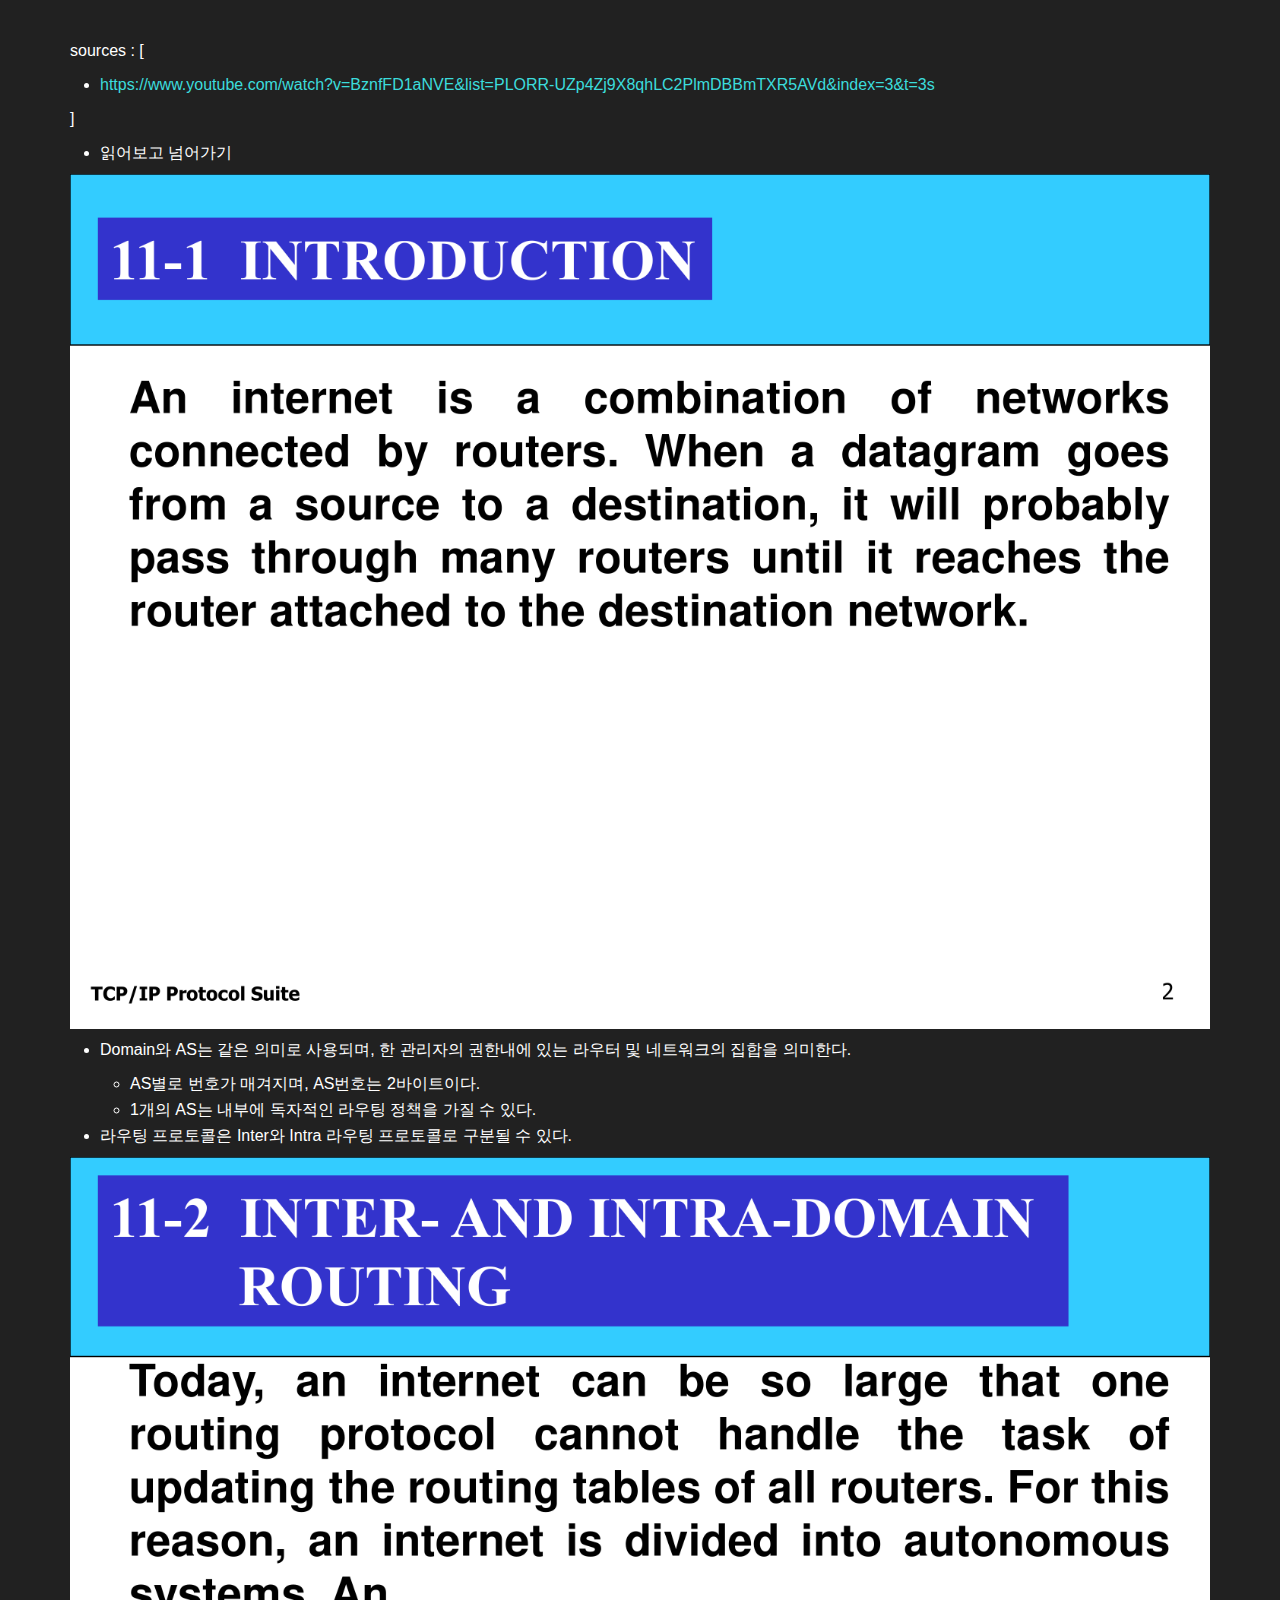
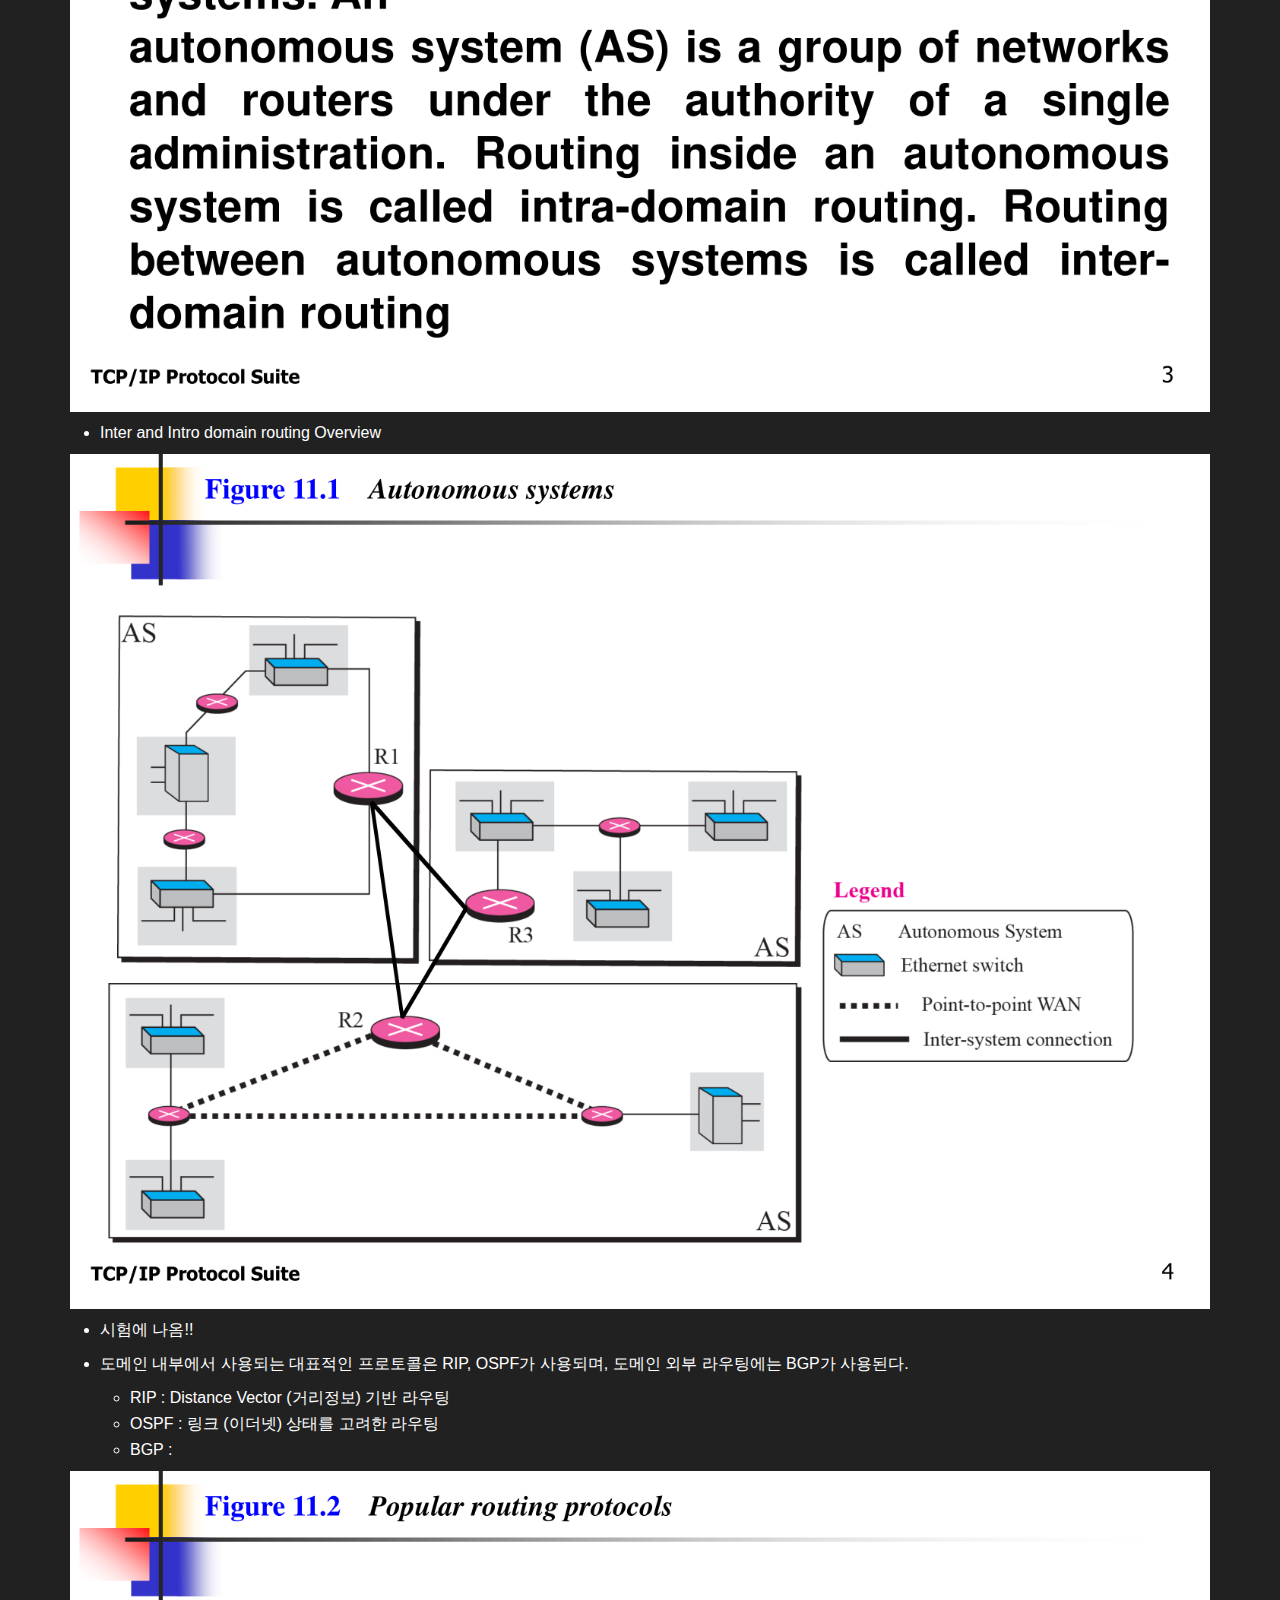
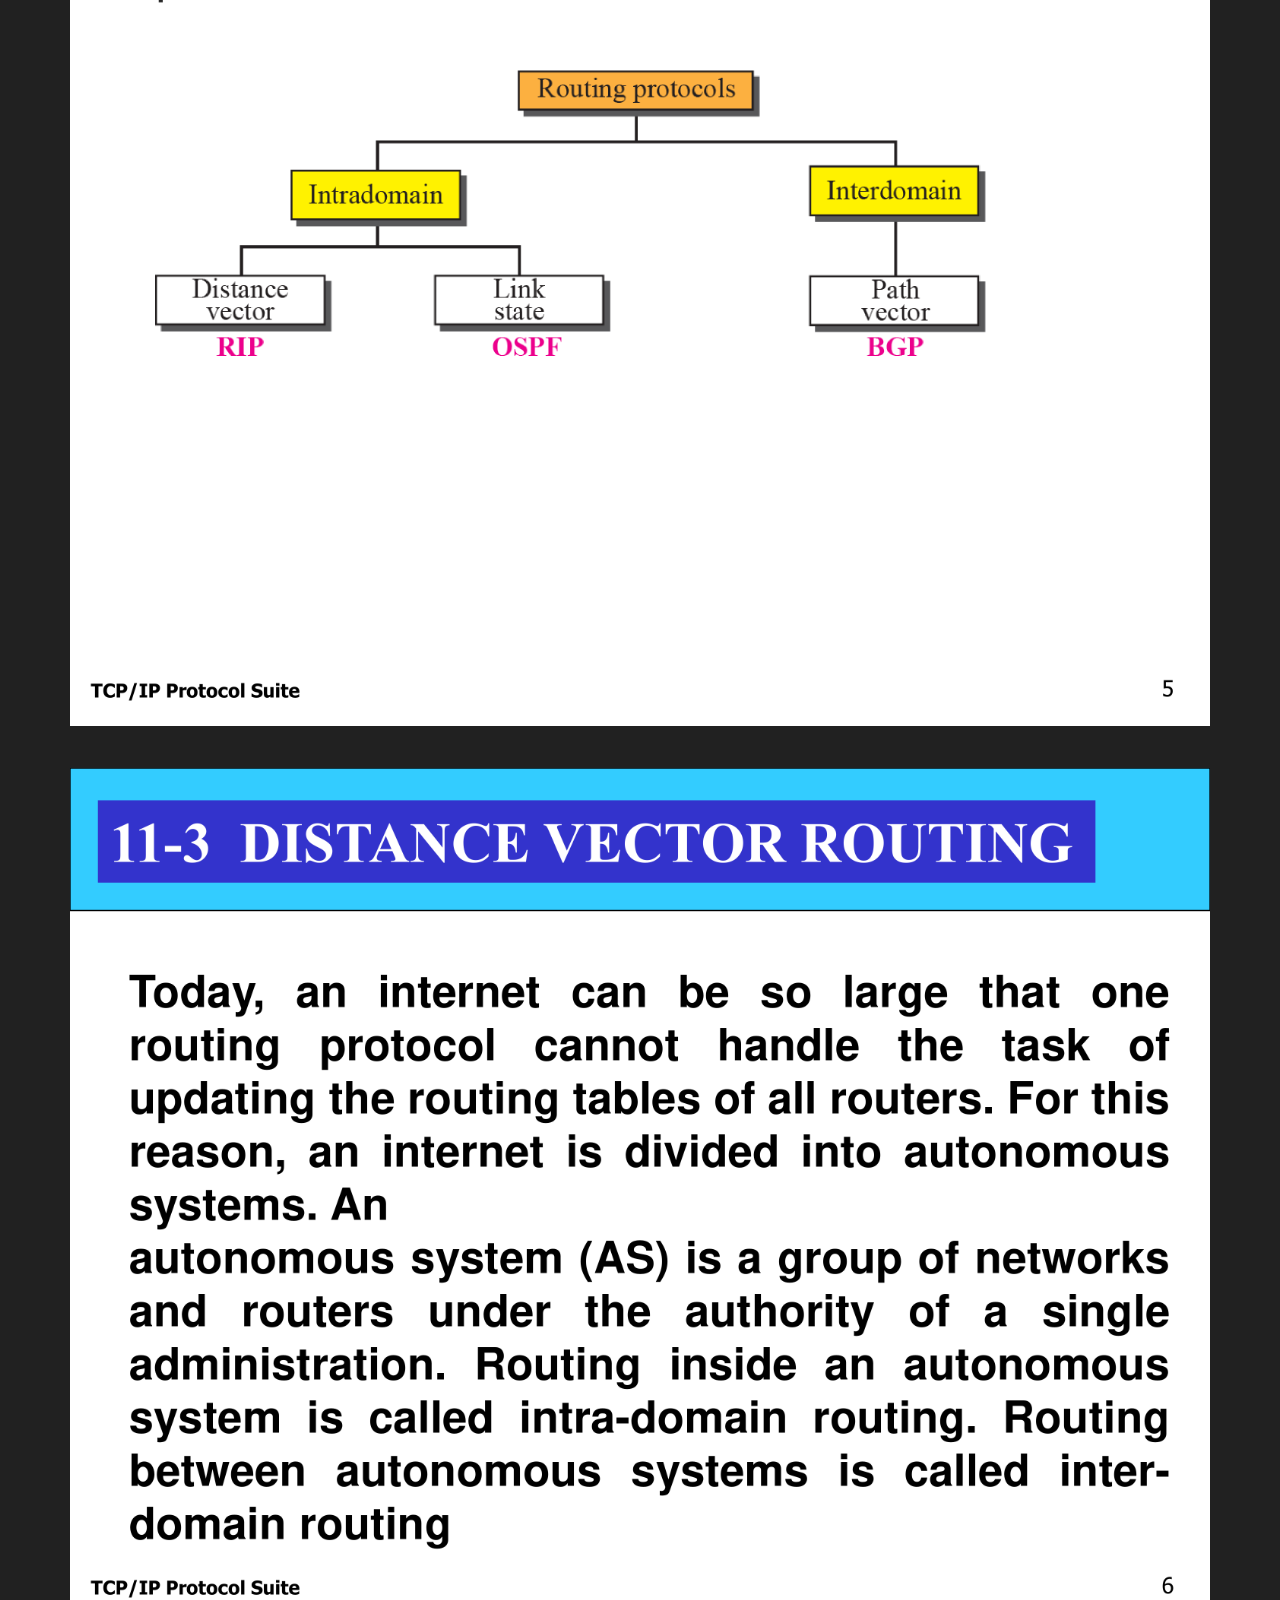
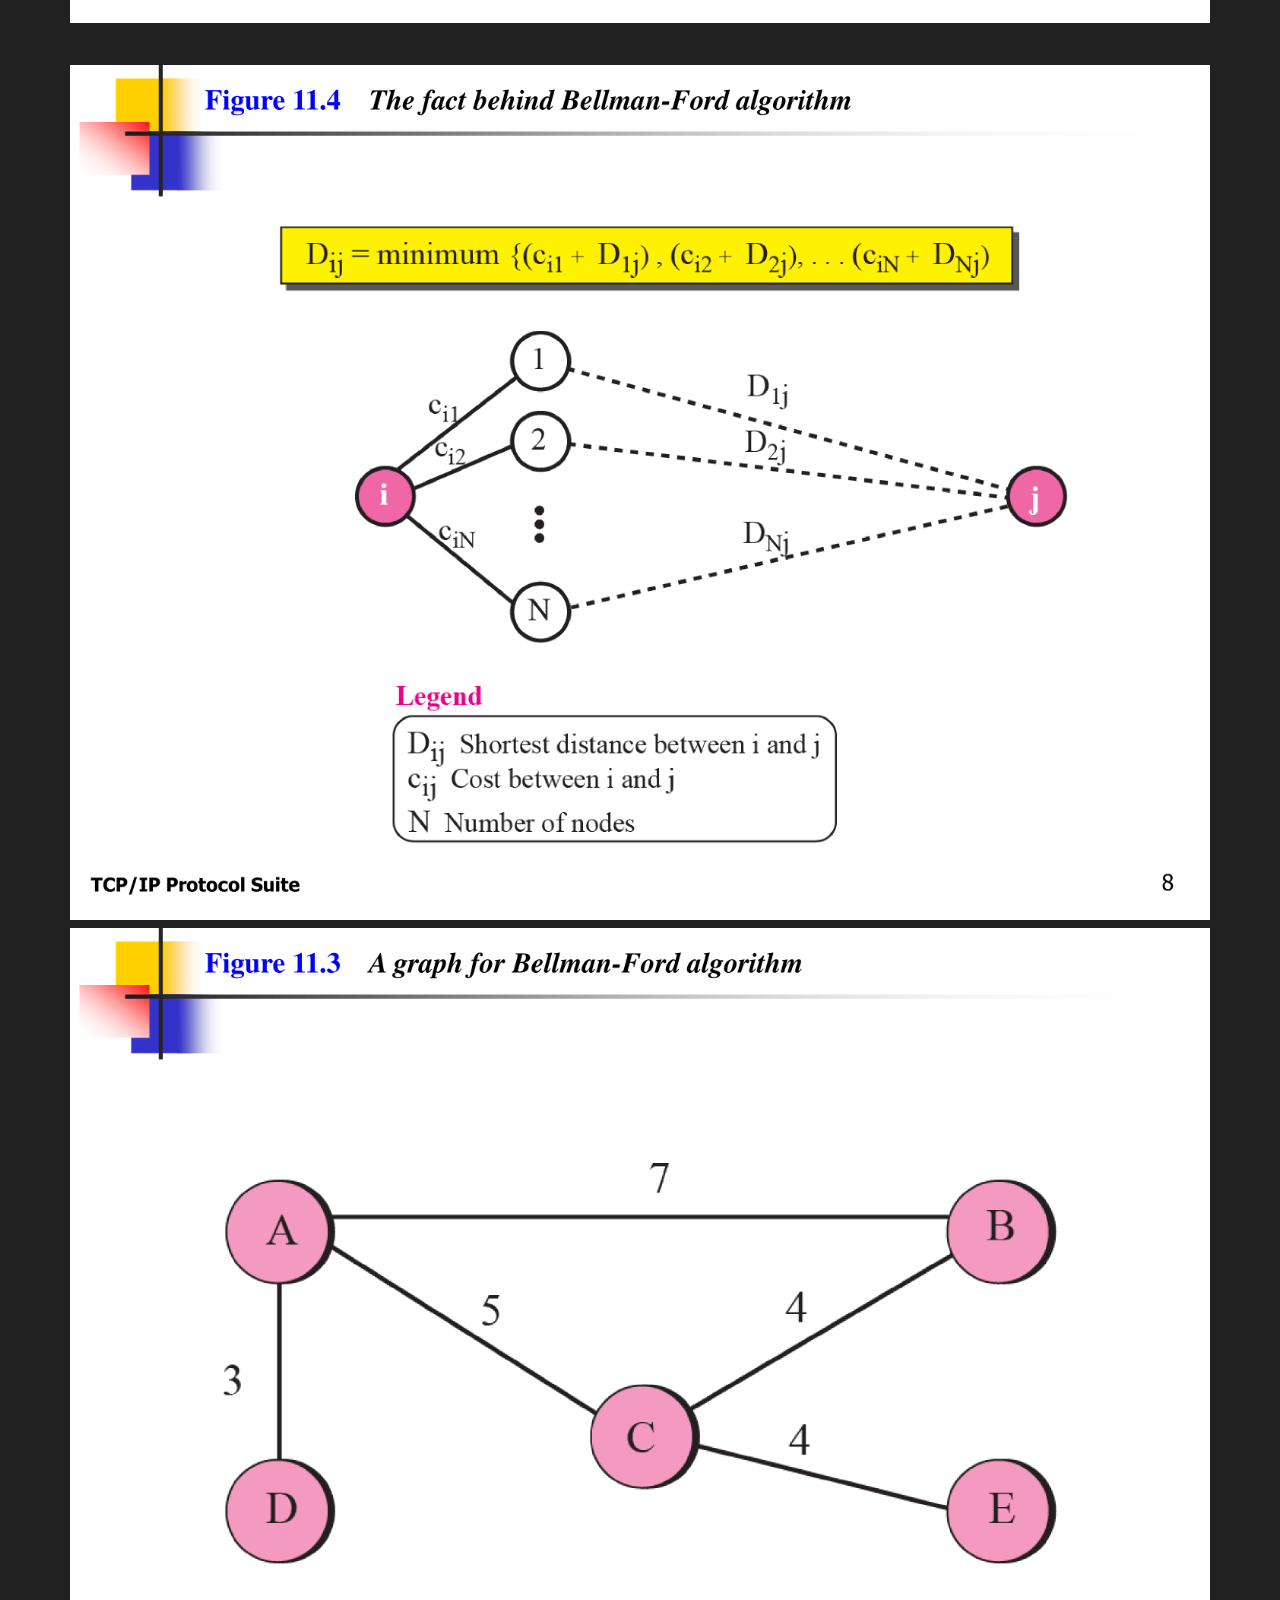
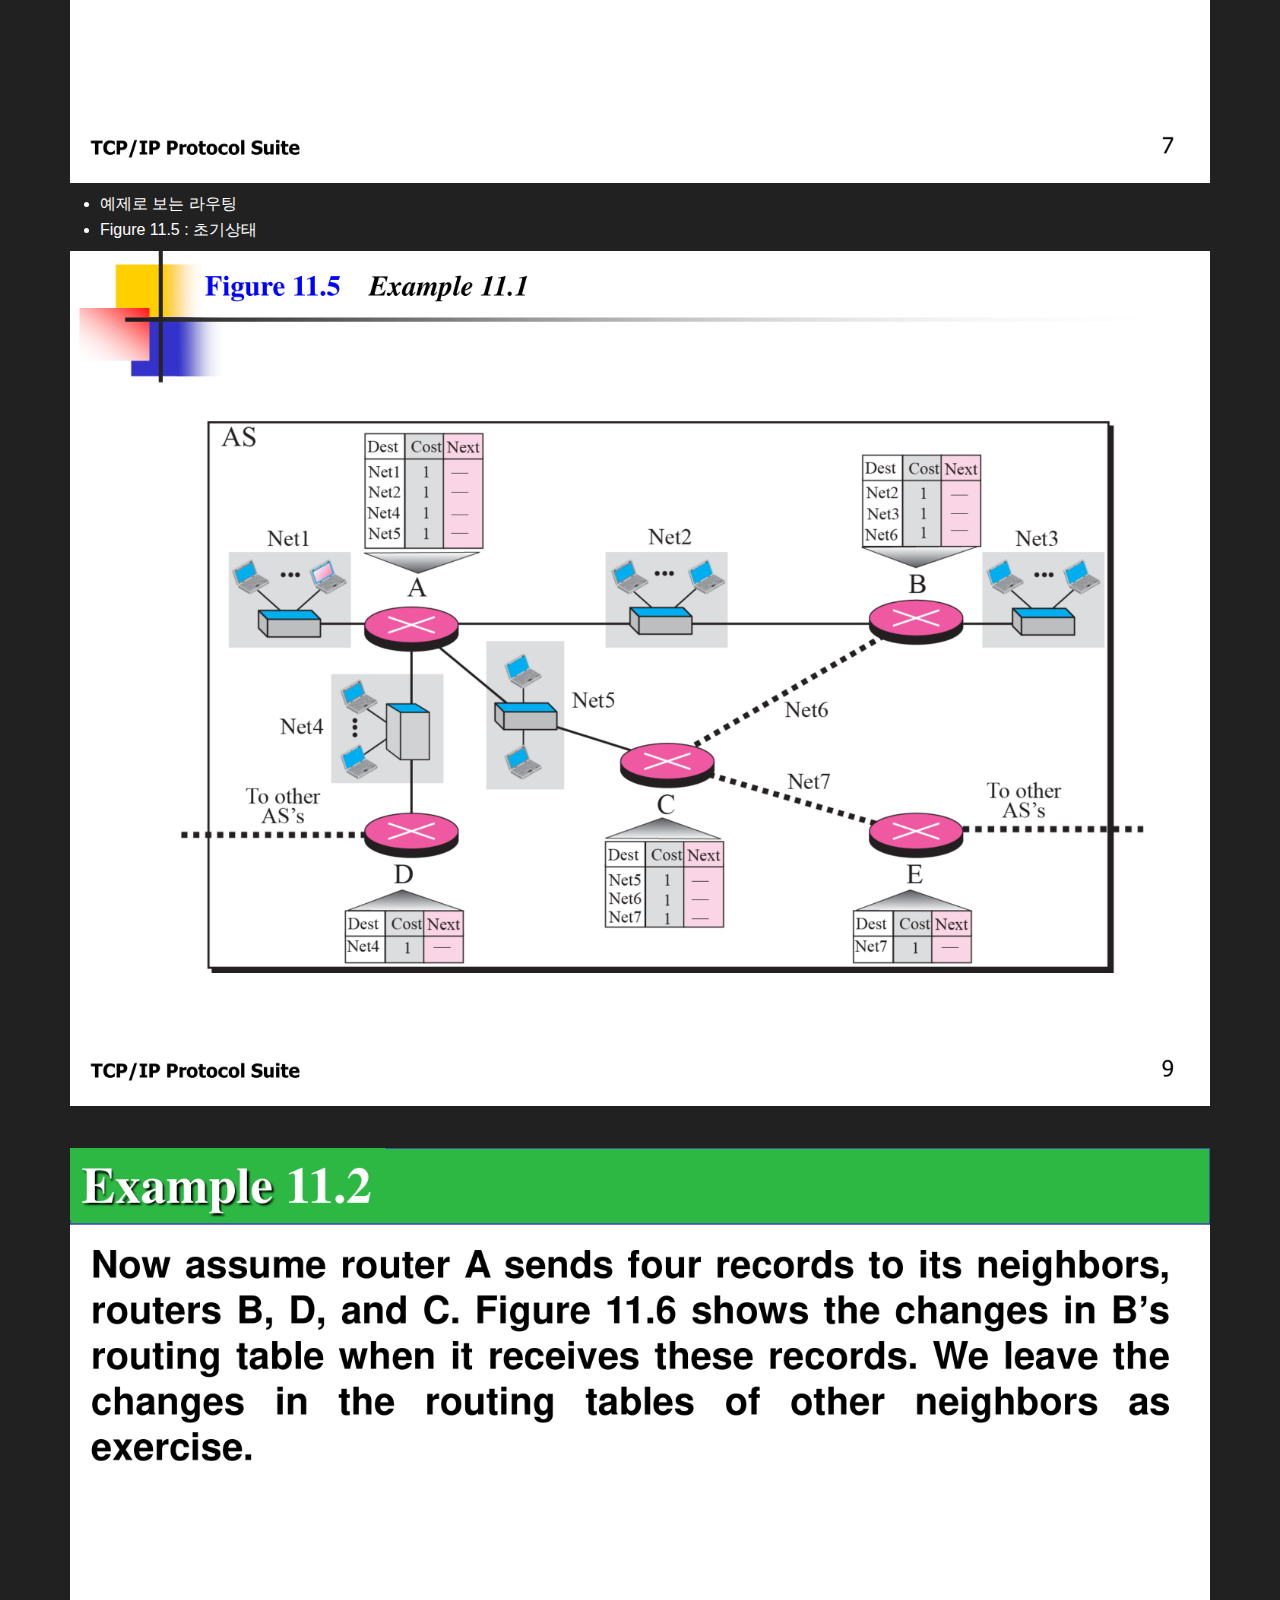
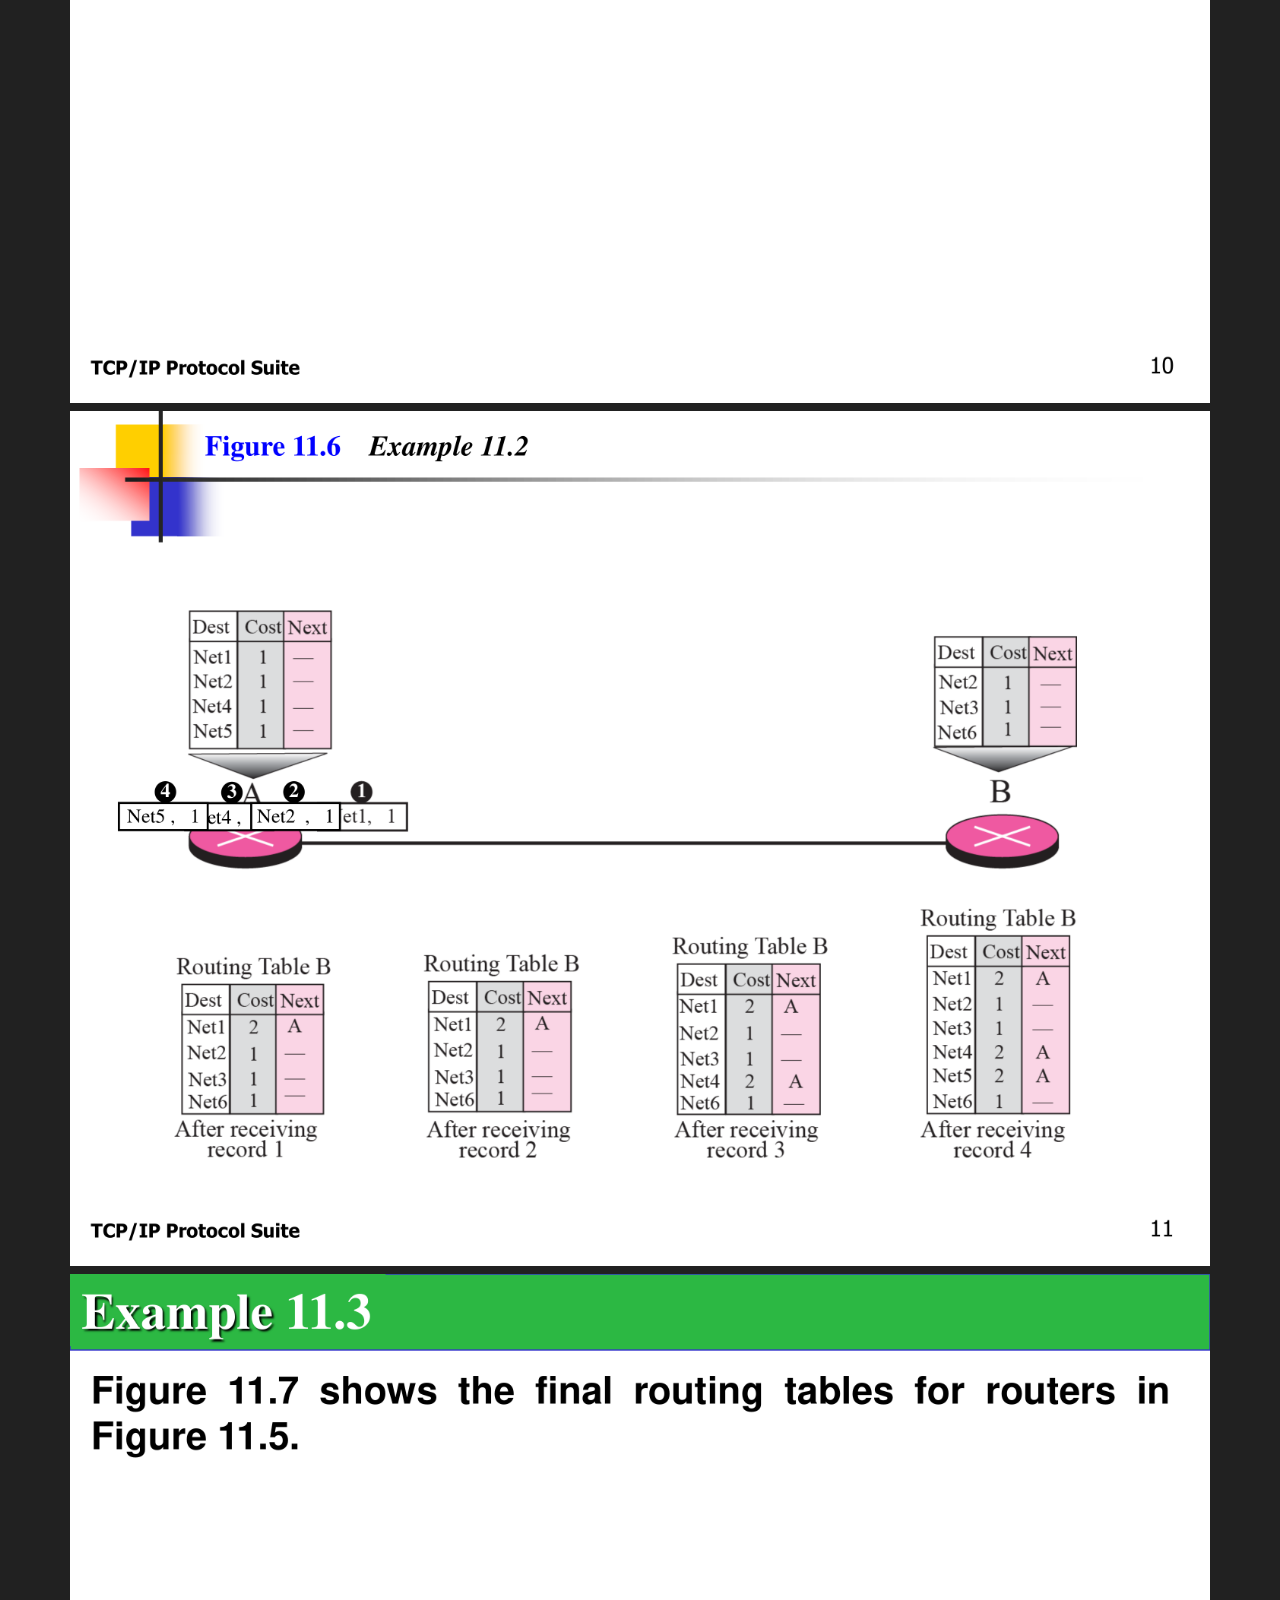
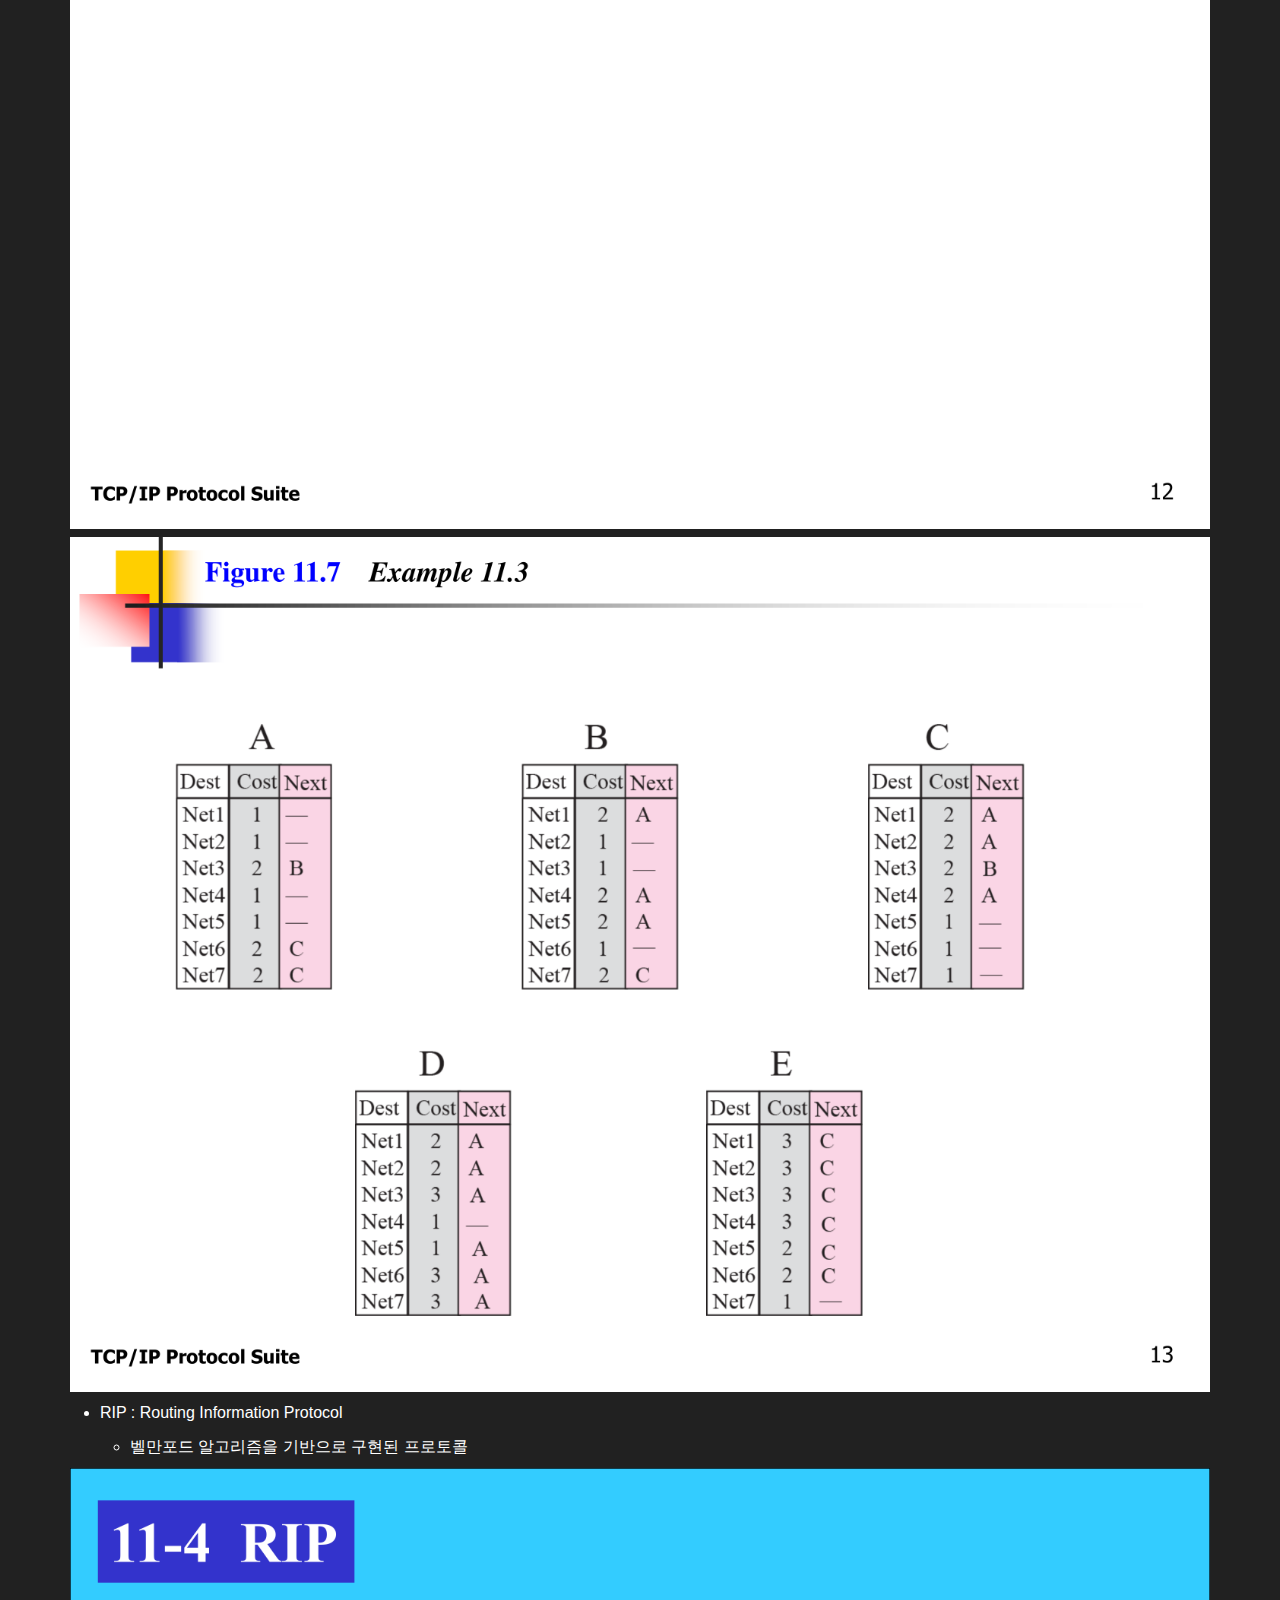
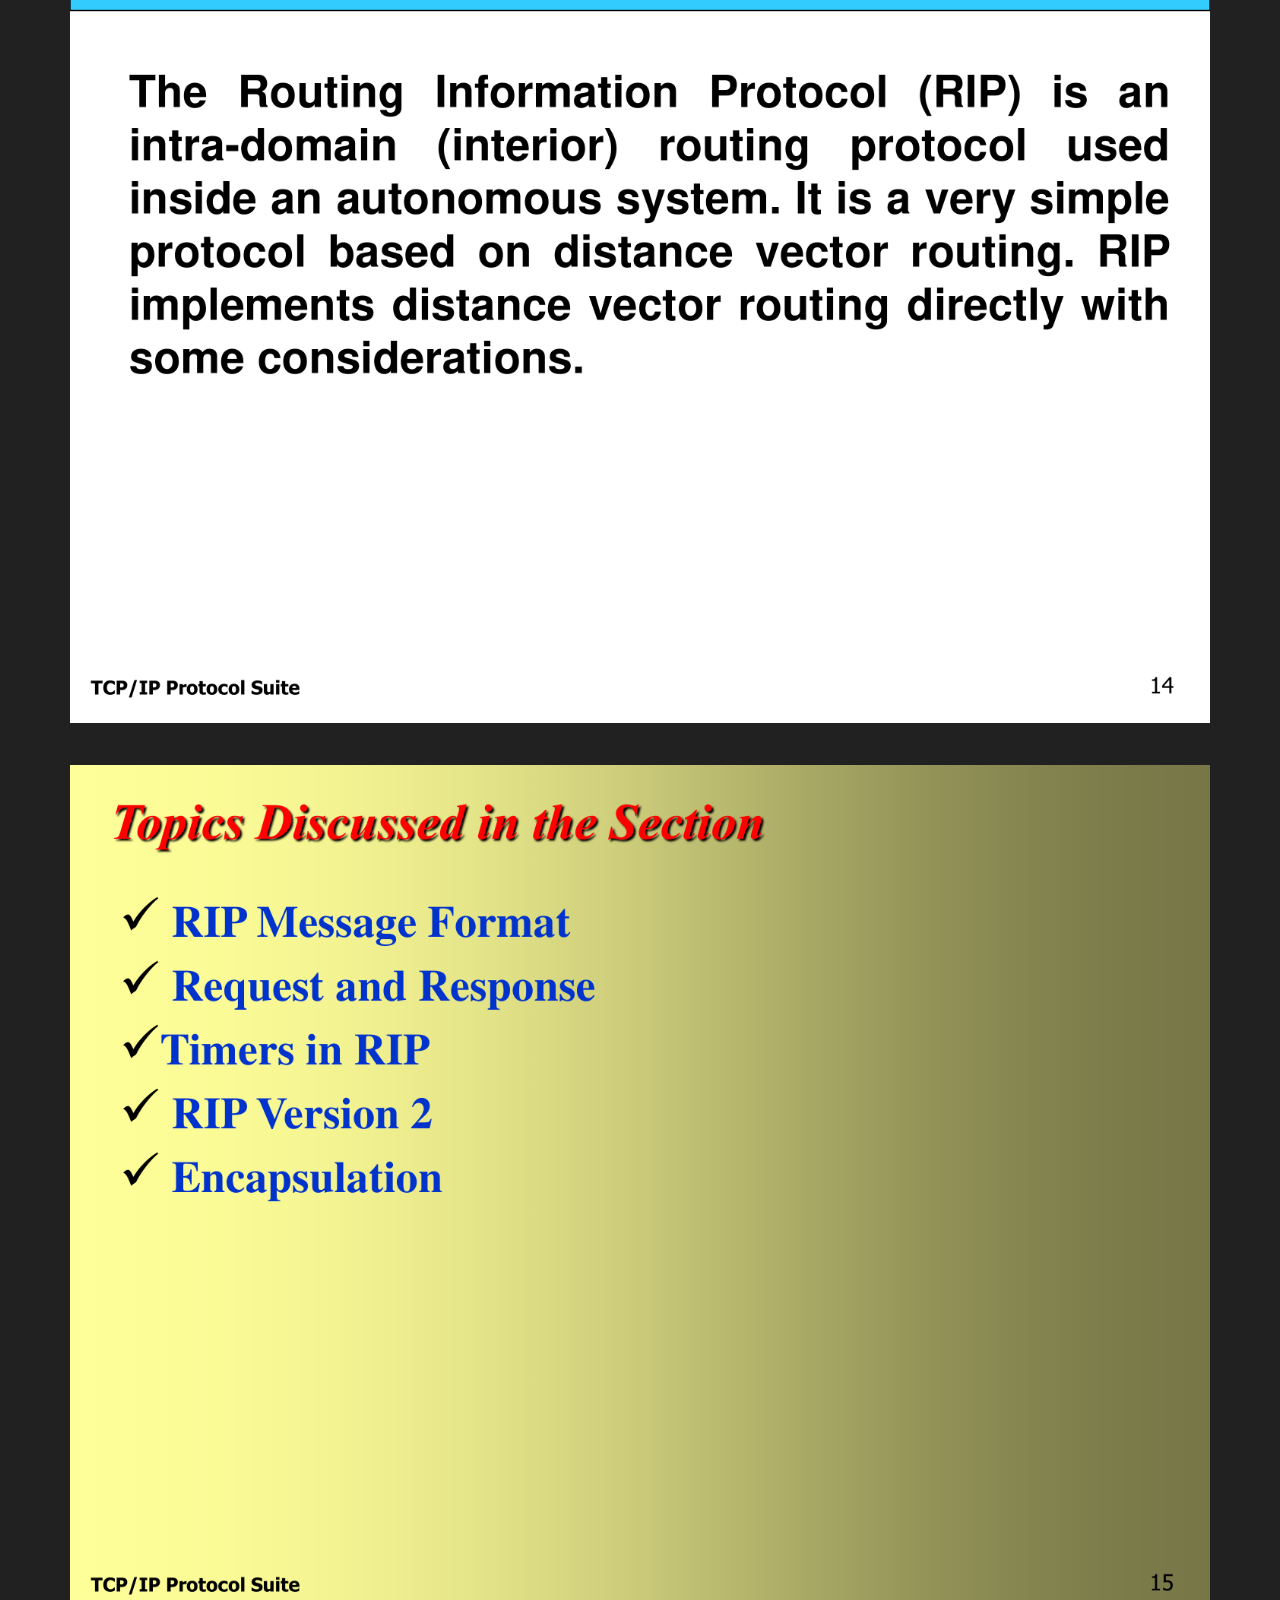
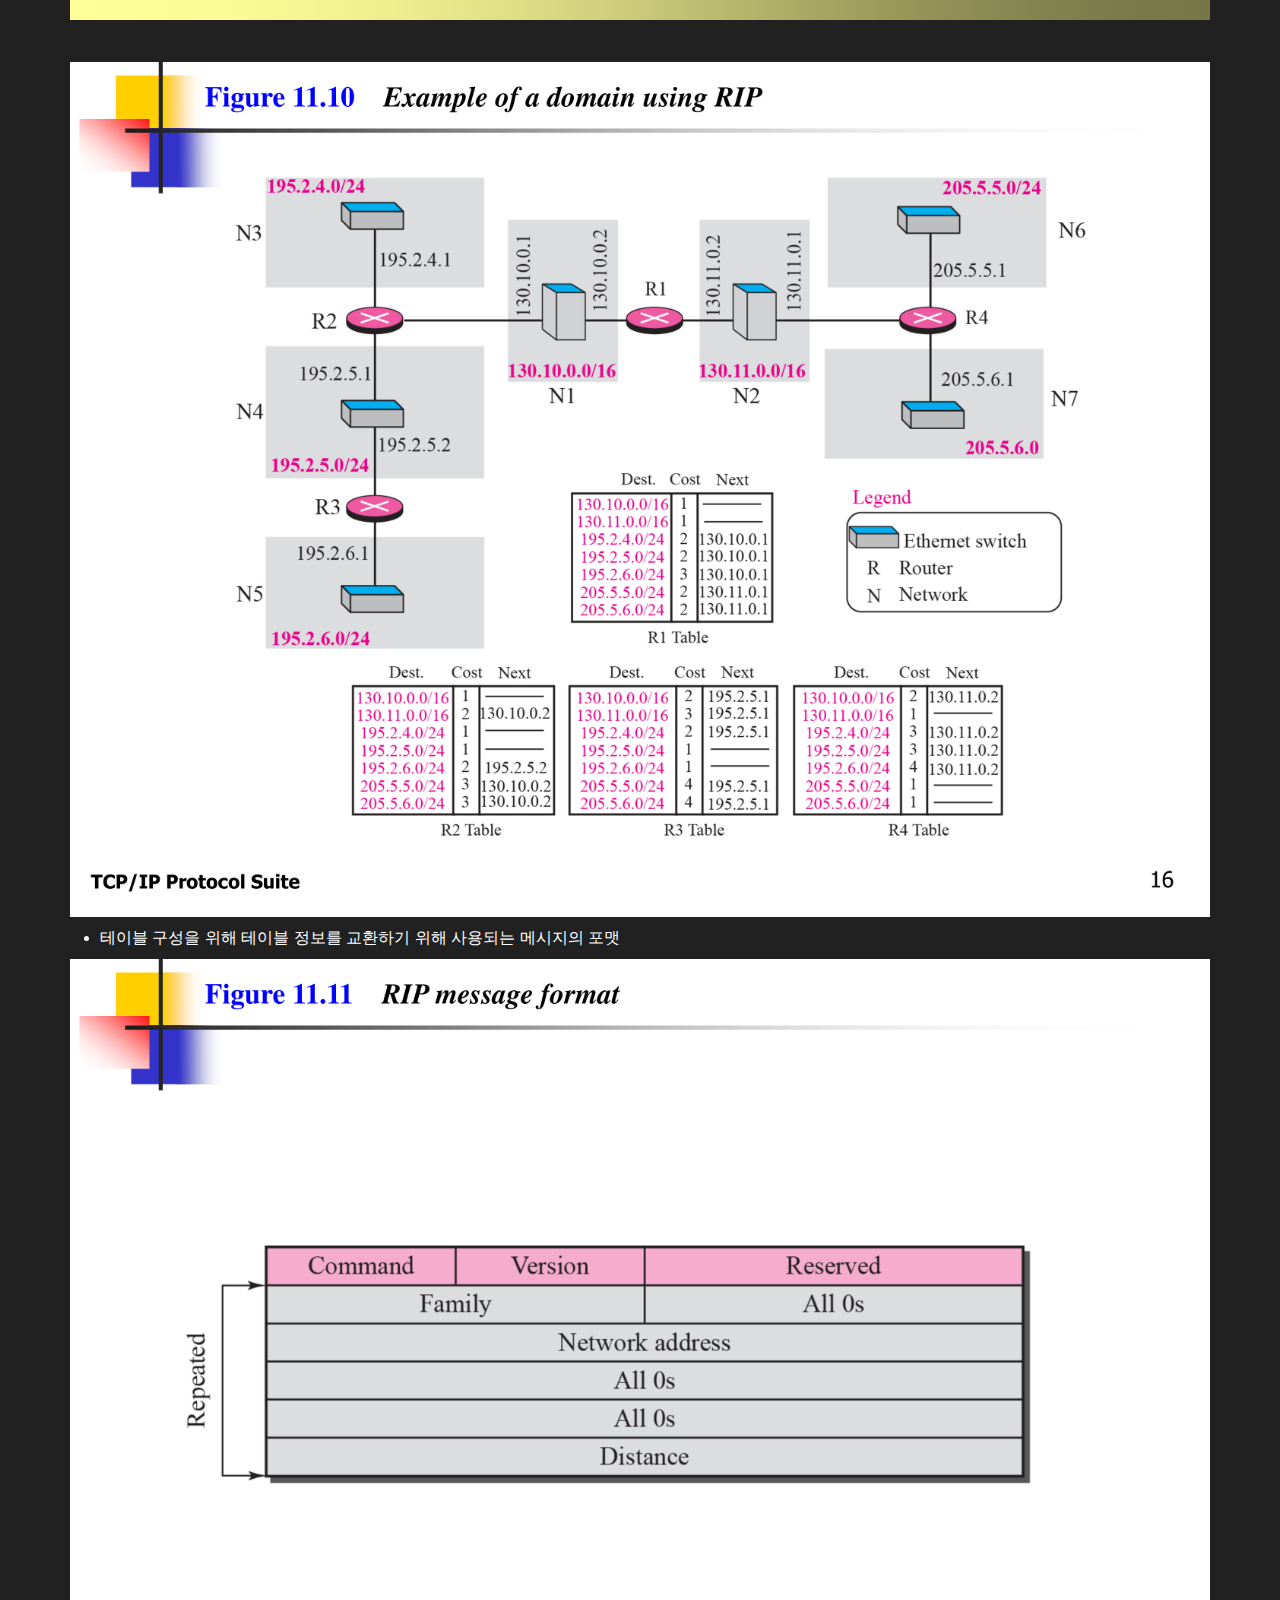
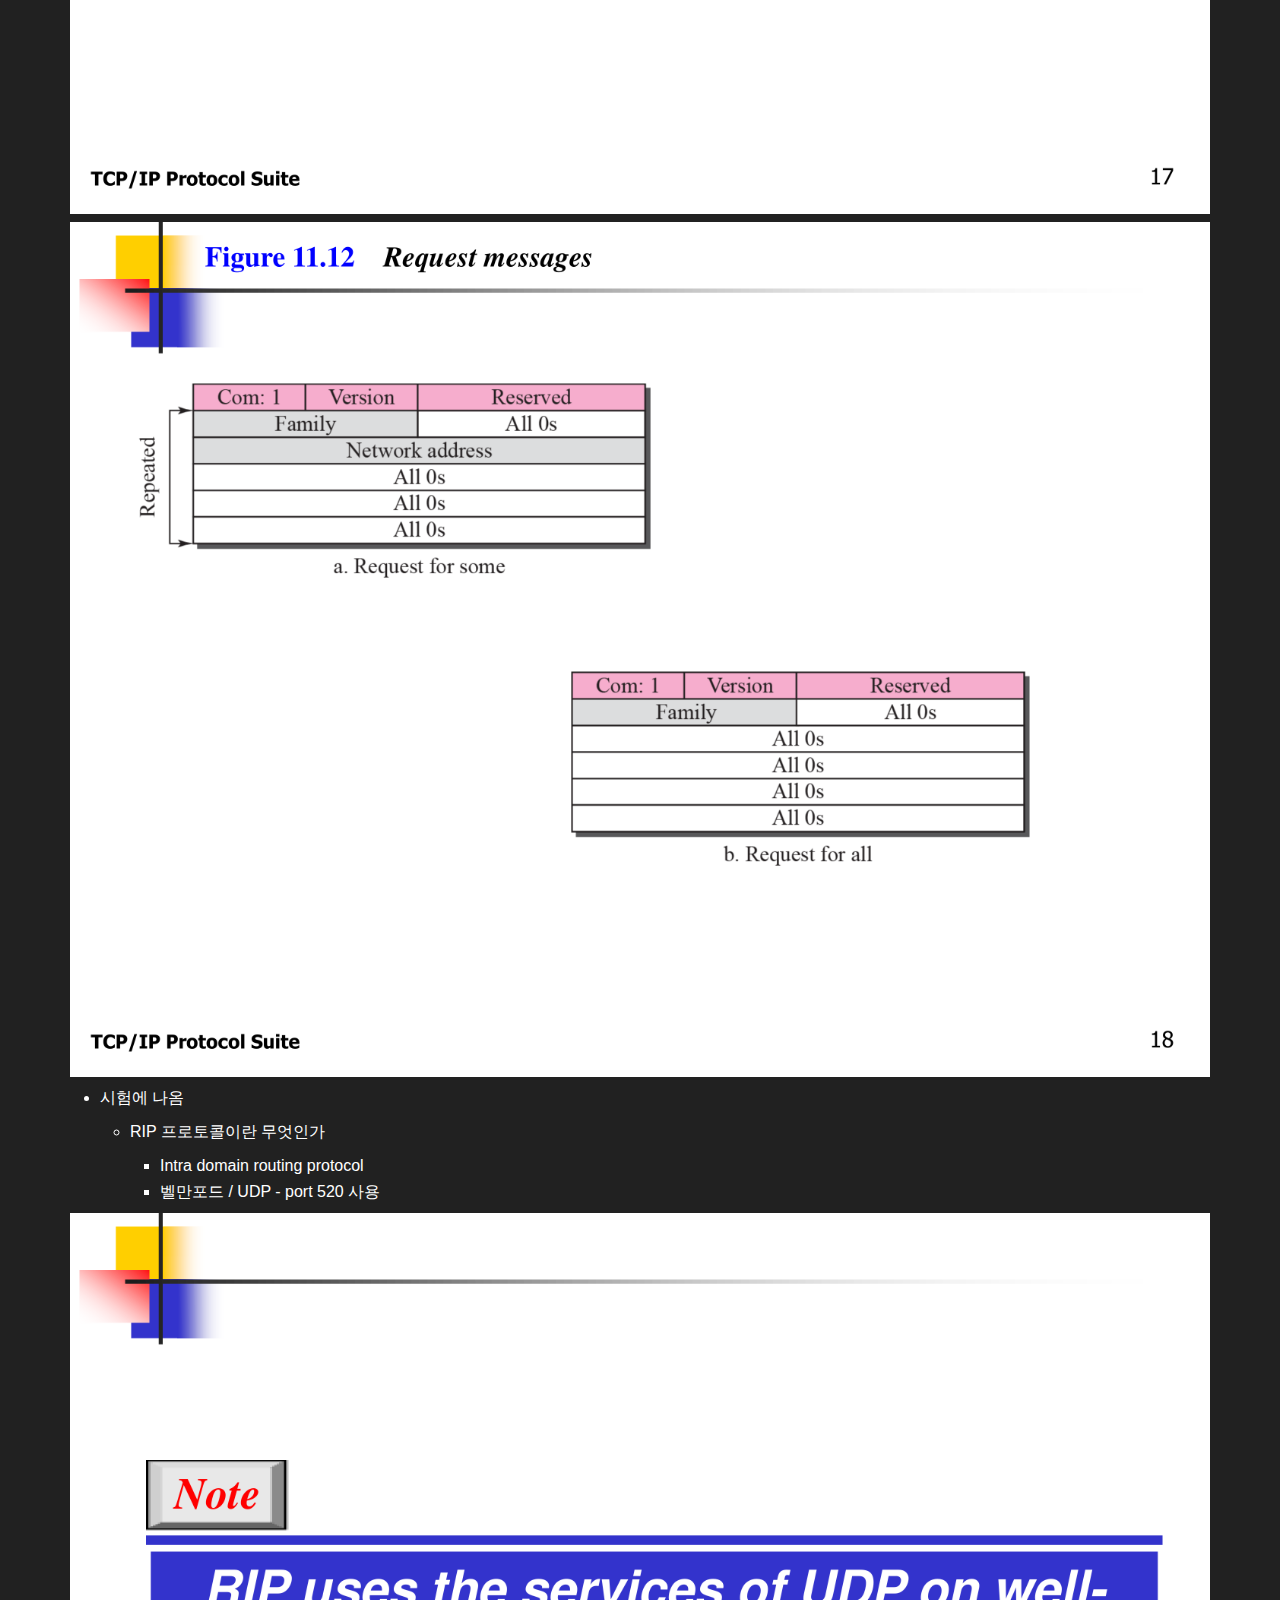
<file: docs/network/4-routing-unicasting/index.html>
<!doctype html>
<html>
<head>
<meta charset='UTF-8'><meta name='viewport' content='width=device-width initial-scale=1'>
<title>README</title><style type='text/css'>html {overflow-x: initial !important;}:root { --bg-color:#ffffff; --text-color:#333333; --select-text-bg-color:#B5D6FC; --select-text-font-color:auto; --monospace:"Lucida Console",Consolas,"Courier",monospace; --title-bar-height:20px; }
.mac-os-11 { --title-bar-height:28px; }
html { font-size: 14px; background-color: var(--bg-color); color: var(--text-color); font-family: "Helvetica Neue", Helvetica, Arial, sans-serif; -webkit-font-smoothing: antialiased; }
body { margin: 0px; padding: 0px; height: auto; bottom: 0px; top: 0px; left: 0px; right: 0px; font-size: 1rem; line-height: 1.42857; overflow-x: hidden; background: inherit; tab-size: 4; }
iframe { margin: auto; }
a.url { word-break: break-all; }
a:active, a:hover { outline: 0px; }
.in-text-selection, ::selection { text-shadow: none; background: var(--select-text-bg-color); color: var(--select-text-font-color); }
#write { margin: 0px auto; height: auto; width: inherit; word-break: normal; overflow-wrap: break-word; position: relative; white-space: normal; overflow-x: visible; padding-top: 36px; }
#write.first-line-indent p { text-indent: 2em; }
#write.first-line-indent li p, #write.first-line-indent p * { text-indent: 0px; }
#write.first-line-indent li { margin-left: 2em; }
.for-image #write { padding-left: 8px; padding-right: 8px; }
body.typora-export { padding-left: 30px; padding-right: 30px; }
.typora-export .footnote-line, .typora-export li, .typora-export p { white-space: pre-wrap; }
.typora-export .task-list-item input { pointer-events: none; }
@media screen and (max-width: 500px) {
  body.typora-export { padding-left: 0px; padding-right: 0px; }
  #write { padding-left: 20px; padding-right: 20px; }
  .CodeMirror-sizer { margin-left: 0px !important; }
  .CodeMirror-gutters { display: none !important; }
}
#write li > figure:last-child { margin-bottom: 0.5rem; }
#write ol, #write ul { position: relative; }
img { max-width: 100%; vertical-align: middle; image-orientation: from-image; }
button, input, select, textarea { color: inherit; font: inherit; }
input[type="checkbox"], input[type="radio"] { line-height: normal; padding: 0px; }
*, ::after, ::before { box-sizing: border-box; }
#write h1, #write h2, #write h3, #write h4, #write h5, #write h6, #write p, #write pre { width: inherit; }
#write h1, #write h2, #write h3, #write h4, #write h5, #write h6, #write p { position: relative; }
p { line-height: inherit; }
h1, h2, h3, h4, h5, h6 { break-after: avoid-page; break-inside: avoid; orphans: 4; }
p { orphans: 4; }
h1 { font-size: 2rem; }
h2 { font-size: 1.8rem; }
h3 { font-size: 1.6rem; }
h4 { font-size: 1.4rem; }
h5 { font-size: 1.2rem; }
h6 { font-size: 1rem; }
.md-math-block, .md-rawblock, h1, h2, h3, h4, h5, h6, p { margin-top: 1rem; margin-bottom: 1rem; }
.hidden { display: none; }
.md-blockmeta { color: rgb(204, 204, 204); font-weight: 700; font-style: italic; }
a { cursor: pointer; }
sup.md-footnote { padding: 2px 4px; background-color: rgba(238, 238, 238, 0.7); color: rgb(85, 85, 85); border-radius: 4px; cursor: pointer; }
sup.md-footnote a, sup.md-footnote a:hover { color: inherit; text-transform: inherit; text-decoration: inherit; }
#write input[type="checkbox"] { cursor: pointer; width: inherit; height: inherit; }
figure { overflow-x: auto; margin: 1.2em 0px; max-width: calc(100% + 16px); padding: 0px; }
figure > table { margin: 0px; }
tr { break-inside: avoid; break-after: auto; }
thead { display: table-header-group; }
table { border-collapse: collapse; border-spacing: 0px; width: 100%; overflow: auto; break-inside: auto; text-align: left; }
table.md-table td { min-width: 32px; }
.CodeMirror-gutters { border-right: 0px; background-color: inherit; }
.CodeMirror-linenumber { user-select: none; }
.CodeMirror { text-align: left; }
.CodeMirror-placeholder { opacity: 0.3; }
.CodeMirror pre { padding: 0px 4px; }
.CodeMirror-lines { padding: 0px; }
div.hr:focus { cursor: none; }
#write pre { white-space: pre-wrap; }
#write.fences-no-line-wrapping pre { white-space: pre; }
#write pre.ty-contain-cm { white-space: normal; }
.CodeMirror-gutters { margin-right: 4px; }
.md-fences { font-size: 0.9rem; display: block; break-inside: avoid; text-align: left; overflow: visible; white-space: pre; background: inherit; position: relative !important; }
.md-diagram-panel { width: 100%; margin-top: 10px; text-align: center; padding-top: 0px; padding-bottom: 8px; overflow-x: auto; }
#write .md-fences.mock-cm { white-space: pre-wrap; }
.md-fences.md-fences-with-lineno { padding-left: 0px; }
#write.fences-no-line-wrapping .md-fences.mock-cm { white-space: pre; overflow-x: auto; }
.md-fences.mock-cm.md-fences-with-lineno { padding-left: 8px; }
.CodeMirror-line, twitterwidget { break-inside: avoid; }
.footnotes { opacity: 0.8; font-size: 0.9rem; margin-top: 1em; margin-bottom: 1em; }
.footnotes + .footnotes { margin-top: 0px; }
.md-reset { margin: 0px; padding: 0px; border: 0px; outline: 0px; vertical-align: top; background: 0px 0px; text-decoration: none; text-shadow: none; float: none; position: static; width: auto; height: auto; white-space: nowrap; cursor: inherit; -webkit-tap-highlight-color: transparent; line-height: normal; font-weight: 400; text-align: left; box-sizing: content-box; direction: ltr; }
li div { padding-top: 0px; }
blockquote { margin: 1rem 0px; }
li .mathjax-block, li p { margin: 0.5rem 0px; }
li blockquote { margin: 1rem 0px; }
li { margin: 0px; position: relative; }
blockquote > :last-child { margin-bottom: 0px; }
blockquote > :first-child, li > :first-child { margin-top: 0px; }
.footnotes-area { color: rgb(136, 136, 136); margin-top: 0.714rem; padding-bottom: 0.143rem; white-space: normal; }
#write .footnote-line { white-space: pre-wrap; }
@media print {
  body, html { border: 1px solid transparent; height: 99%; break-after: avoid; break-before: avoid; font-variant-ligatures: no-common-ligatures; }
  #write { margin-top: 0px; padding-top: 0px; border-color: transparent !important; }
  .typora-export * { -webkit-print-color-adjust: exact; }
  .typora-export #write { break-after: avoid; }
  .typora-export #write::after { height: 0px; }
  .is-mac table { break-inside: avoid; }
}
.footnote-line { margin-top: 0.714em; font-size: 0.7em; }
a img, img a { cursor: pointer; }
pre.md-meta-block { font-size: 0.8rem; min-height: 0.8rem; white-space: pre-wrap; background: rgb(204, 204, 204); display: block; overflow-x: hidden; }
p > .md-image:only-child:not(.md-img-error) img, p > img:only-child { display: block; margin: auto; }
#write.first-line-indent p > .md-image:only-child:not(.md-img-error) img { left: -2em; position: relative; }
p > .md-image:only-child { display: inline-block; width: 100%; }
#write .MathJax_Display { margin: 0.8em 0px 0px; }
.md-math-block { width: 100%; }
.md-math-block:not(:empty)::after { display: none; }
.MathJax_ref { fill: currentcolor; }
[contenteditable="true"]:active, [contenteditable="true"]:focus, [contenteditable="false"]:active, [contenteditable="false"]:focus { outline: 0px; box-shadow: none; }
.md-task-list-item { position: relative; list-style-type: none; }
.task-list-item.md-task-list-item { padding-left: 0px; }
.md-task-list-item > input { position: absolute; top: 0px; left: 0px; margin-left: -1.2em; margin-top: calc(1em - 10px); border: none; }
.math { font-size: 1rem; }
.md-toc { min-height: 3.58rem; position: relative; font-size: 0.9rem; border-radius: 10px; }
.md-toc-content { position: relative; margin-left: 0px; }
.md-toc-content::after, .md-toc::after { display: none; }
.md-toc-item { display: block; color: rgb(65, 131, 196); }
.md-toc-item a { text-decoration: none; }
.md-toc-inner:hover { text-decoration: underline; }
.md-toc-inner { display: inline-block; cursor: pointer; }
.md-toc-h1 .md-toc-inner { margin-left: 0px; font-weight: 700; }
.md-toc-h2 .md-toc-inner { margin-left: 2em; }
.md-toc-h3 .md-toc-inner { margin-left: 4em; }
.md-toc-h4 .md-toc-inner { margin-left: 6em; }
.md-toc-h5 .md-toc-inner { margin-left: 8em; }
.md-toc-h6 .md-toc-inner { margin-left: 10em; }
@media screen and (max-width: 48em) {
  .md-toc-h3 .md-toc-inner { margin-left: 3.5em; }
  .md-toc-h4 .md-toc-inner { margin-left: 5em; }
  .md-toc-h5 .md-toc-inner { margin-left: 6.5em; }
  .md-toc-h6 .md-toc-inner { margin-left: 8em; }
}
a.md-toc-inner { font-size: inherit; font-style: inherit; font-weight: inherit; line-height: inherit; }
.footnote-line a:not(.reversefootnote) { color: inherit; }
.md-attr { display: none; }
.md-fn-count::after { content: "."; }
code, pre, samp, tt { font-family: var(--monospace); }
kbd { margin: 0px 0.1em; padding: 0.1em 0.6em; font-size: 0.8em; color: rgb(36, 39, 41); background: rgb(255, 255, 255); border: 1px solid rgb(173, 179, 185); border-radius: 3px; box-shadow: rgba(12, 13, 14, 0.2) 0px 1px 0px, rgb(255, 255, 255) 0px 0px 0px 2px inset; white-space: nowrap; vertical-align: middle; }
.md-comment { color: rgb(162, 127, 3); opacity: 0.8; font-family: var(--monospace); }
code { text-align: left; vertical-align: initial; }
a.md-print-anchor { white-space: pre !important; border-width: initial !important; border-style: none !important; border-color: initial !important; display: inline-block !important; position: absolute !important; width: 1px !important; right: 0px !important; outline: 0px !important; background: 0px 0px !important; text-decoration: initial !important; text-shadow: initial !important; }
.md-inline-math .MathJax_SVG .noError { display: none !important; }
.html-for-mac .inline-math-svg .MathJax_SVG { vertical-align: 0.2px; }
.md-math-block .MathJax_SVG_Display { text-align: center; margin: 0px; position: relative; text-indent: 0px; max-width: none; max-height: none; min-height: 0px; min-width: 100%; width: auto; overflow-y: hidden; display: block !important; }
.MathJax_SVG_Display, .md-inline-math .MathJax_SVG_Display { width: auto; margin: inherit; display: inline-block !important; }
.MathJax_SVG .MJX-monospace { font-family: var(--monospace); }
.MathJax_SVG .MJX-sans-serif { font-family: sans-serif; }
.MathJax_SVG { display: inline; font-style: normal; font-weight: 400; line-height: normal; zoom: 90%; text-indent: 0px; text-align: left; text-transform: none; letter-spacing: normal; word-spacing: normal; overflow-wrap: normal; white-space: nowrap; float: none; direction: ltr; max-width: none; max-height: none; min-width: 0px; min-height: 0px; border: 0px; padding: 0px; margin: 0px; }
.MathJax_SVG * { transition: none 0s ease 0s; }
.MathJax_SVG_Display svg { vertical-align: middle !important; margin-bottom: 0px !important; margin-top: 0px !important; }
.os-windows.monocolor-emoji .md-emoji { font-family: "Segoe UI Symbol", sans-serif; }
.md-diagram-panel > svg { max-width: 100%; }
[lang="flow"] svg, [lang="mermaid"] svg { max-width: 100%; height: auto; }
[lang="mermaid"] .node text { font-size: 1rem; }
table tr th { border-bottom: 0px; }
video { max-width: 100%; display: block; margin: 0px auto; }
iframe { max-width: 100%; width: 100%; border: none; }
.highlight td, .highlight tr { border: 0px; }
mark { background: rgb(255, 255, 0); color: rgb(0, 0, 0); }
.md-html-inline .md-plain, .md-html-inline strong, mark .md-inline-math, mark strong { color: inherit; }
mark .md-meta { color: rgb(0, 0, 0); opacity: 0.3 !important; }
@media print {
  .typora-export h1, .typora-export h2, .typora-export h3, .typora-export h4, .typora-export h5, .typora-export h6 { break-inside: avoid; }
}
.md-diagram-panel .messageText { stroke: none !important; }
.md-diagram-panel .start-state { fill: var(--node-fill); }
.md-diagram-panel .edgeLabel rect { opacity: 1 !important; }
.md-require-zoom-fix foreignobject { font-size: var(--mermaid-font-zoom); }


/* roboto-300 - latin */
/* roboto-300italic - latin */
/* roboto-regular - latin */
/* roboto-italic - latin */
/* roboto-500 - latin */
/* roboto-500italic - latin */
/* roboto-700 - latin */
/* roboto-700italic - latin */
/* roboto-900 - latin */
/* roboto-900italic - latin */
/* sorucecodepro-400 - latin */
@font-face {
     font-family: 'Source Code Pro';
     font-style: normal;
     font-weight: 400;
     src: local('Source Code Pro'), local('SourceCodePro-Regular'),
     url('file:///C://Users//pu0116//AppData//Roaming//Typora/themes/godopu-dark/SourceCodePro-Regular.ttf') format('truetype');
}@import "";

/*by H16nning*/

:root {
	--bg-color: #212121;
	--side-bar-bg-color: #1a1a1a;
	--control-text-color: #e6ecf1;
	--primary-color: rgb(60, 220, 220);
	/* --primary-color: red; */
	--primary-btn-border-color: #3884ff;
	--active-file-bg-color: #5d6574;
	--active-file-text-color: inherit;
	--active-file-border-color: #3884ff;
	--item-hover-text-color: #8092af;
	--item-hover-bg-color: #29303c;
	--window-border: 0px solid #212121;
	/* --window-border: 1px solid red; */
	--select-text-font-color: #e6ecf1;
	--select-text-bg-color: #3277e5;

	--md-char-color: #8092af;
	--heading-char-color: #8092af;
	--meta-content-color: #3783ff;

	--borders: #1a1a1a;
	--table-border-color: #353c49;
	--boxes: #29303c;
	--boxes-darker: #424b5a;
	--boxes-darker2: #485364;
	--boxes-darkest: #5b697e;
	--drag-placeholder-color: #424b5a;

	--mds: #183055;
	--text-color: #e6ecf1;
	--heading-text-color: white;
	--light-text-color: #5b697e;
	--light-text-color-brighter: #768292;
	--codeboxes: white;
	--rawblock-edit-panel-bd: transparent;

	--primary-color-white: #5272a7;
	--primary-color-white-darker: #5a83c5;
	--primary-color-darker: #1f65d6;
	--focus-ring-color: #3783ff;

	--danger-color: rgb(255, 70, 66);
	--font-family: "Roboto", sans-serif;
	--code-font-family: "Source Code Pro";
	--monospace: "Source Code Pro";
}

html,
.form-control,
.modal {
	font-size: 16px;
}

body {
	background: var(--bg-color);
	font-family: var(--font-family);
	font-weight: 400;
	color: white;
	line-height: 1.625rem;
	height: 100%;
}

#write {
	max-width: 75rem;
	margin: 0 auto;
	padding: 30px;
	padding-bottom: 100px;
	position: static;
	width: 100%;
}

#write > ul:first-child,
#write > ol:first-child {
	margin-top: 30px;
}

a {
	color: var(--primary-color);
	text-decoration: none !important;
	transition-duration: 0.2s;
	transition-property: color;
}

a:hover {
	color: var(--primary-color-darker);
}

.ty-preferences a {
	color: var(--primary-color);
}

h1,
h2,
h3,
h4,
h5,
h6 {
	position: relative;
	color: var(--heading-text-color);
	cursor: text;
}

h1:hover a.anchor,
h2:hover a.anchor,
h3:hover a.anchor,
h4:hover a.anchor,
h5:hover a.anchor,
h6:hover a.anchor {
	text-decoration: none;
}

h1 tt,
h1 code {
	font-size: inherit;
}

h2 tt,
h2 code {
	font-size: inherit;
}

h3 tt,
h3 code {
	font-size: inherit;
}

h4 tt,
h4 code {
	font-size: inherit;
}

h5 tt,
h5 code {
	font-size: inherit;
}

h6 tt,
h6 code {
	font-size: inherit;
}

h1 {
	font-size: 1.6rem;
	font-weight: 500;
	line-height: 1.5;
	margin-top: 1rem;
	margin-bottom: 1rem;
	padding-bottom: 0.4rem;
	border-bottom: solid 1px darkgray;
}

h2 {
	font-size: 1.4rem;
	font-weight: 700;
	line-height: 1.5;
	margin-top: 0.8rem;
	margin-bottom: 0.5rem;
}

h3 {
	font-size: 1.2rem;
	font-weight: 700;
	line-height: 1.5;
	margin-top: 0.6rem;
	margin-bottom: 0.5rem;
}

h4 {
	font-size: 1.2rem;
	font-weight: 700;
	line-height: 1.5;
	margin-top: 0.5rem;
	margin-bottom: 0.5rem;
	margin-left: 0.5rem;
}

h5 {
	font-size: 1.1rem;
	font-weight: 700;
	line-height: 1.5;
	margin-top: 0.5rem;
	margin-bottom: 0.5rem;
	margin-left: 1rem;
}

h6 {
	font-size: 1rem;
	font-weight: 700;
	line-height: 1.5;
	margin-top: 0.5rem;
	margin-bottom: 0.5rem;
	margin-left: 1.5rem;
	opacity: 0.8;
}

h4:before {
	content: "□ ";
}

h5:before {
	content: "○ ";
}

h6:before {
	content: "─ ";
}

#write > h1.md-focus:before,
#write > h2.md-focus:before,
#write > h3.md-focus:before,
#write > h4.md-focus:before,
#write > h5.md-focus:before,
#write > h6.md-focus:before {
	color: var(--light-text-color);
	border: none;
	position: absolute;
	font-size: 1rem;
	font-weight: 700;
	padding: 0px;
	line-height: 1;
}

#write > h1.md-focus:before {
	content: "h1";
	top: 0.8rem;
	left: -1.75rem;
}

#write > h2.md-focus:before {
	content: "h2";
	top: 0.6rem;
	left: -1.75rem;
}

#write > h3.md-focus:before {
	content: "h3";
	top: 0.45rem;
	left: -1.75rem;
}

#write > h4.md-focus:before {
	content: "h4";
	top: 0.4rem;
	left: -1.75rem;
}

#write > h5.md-focus:before {
	content: "h5";
	top: 0.4rem;
	left: -1.75rem;
}

#write > h6.md-focus:before {
	content: "h6";
	top: 0.2rem;
	left: -1.75rem;
}

h1:first-child,
h2:first-child,
h3:first-child,
h4:first-child,
h5:first-child,
h6:first-child,
blockquote h1,
blockquote h2,
blockquote h3,
blockquote h4,
blockquote h5,
blockquote h6 {
	margin-top: 0rem;
}

p,
blockquote,
ul,
ol,
dl {
	margin: 0.5rem 0rem 0.5rem 0rem;
}

li > ol,
li > ul {
	margin: 0 0;
}

/* hr {
    height: 2px;
    padding: 0;
    margin: 16px 0;
    background-color: var(--borders);
    border: 0 none;
    overflow: hidden;
    box-sizing: content-box;
} */

hr {
	background-color: lightgray;
	border: solid lightgray;
	border-radius: 0.5rem;
	height: 0.06cm;
	margin: 2rem 10rem;
	page-break-after: always;
}

li p.first {
	display: inline-block;
}

ul,
ol {
	padding-left: 30px;
}

ul:first-child,
ol:first-child {
	margin-top: 0;
}

ul:last-child,
ol:last-child {
	margin-bottom: 0;
}

.md-blockmeta {
	color: var(--md-char-color);
}

mark {
	background-color: rgb(56, 132, 255, 0.4);
	color: var(--text-color);
}

/*BLOCKQUOTE*/

blockquote {
	width: 100%;
	background-color: var(--borders);
	border-left: 4px solid rgb(212, 212, 212);
	border-radius: 0.3em;
	padding: 1rem;
}

blockquote blockquote {
	padding-right: 0;
}

table {
	font-size: 0.875rem;
	padding: 0;
	margin: 1.5rem 0;
	word-break: initial;
}

/*TABLE*/

table tr {
	border-top: 1px solid var(--borders);
	border-bottom: 1px solid var(--borders);
	margin: 0;
	padding: 0;
}

table tr.md-end-block {
	border-top: none;
}

table tr th {
	font-weight: bold;
	border: none;
	border-bottom: solid 2px var(--borders);
	margin: 0;
	padding: 10px 16px;
	transition-duration: 0.1s;
	transition-property: background-color;
}

table tr td {
	border: none;
	margin: 0;
	padding: 10px 16px;
	transition-duration: 0.1s;
	transition-property: background-color;
}

#write table tr td:hover,
#write table tr th:hover {
	background-color: var(--boxes);
}

table tr th:first-child,
table tr td:first-child {
	margin-top: 0;
}

table tr th:last-child,
table tr td:last-child {
	margin-bottom: 0;
}

/*OTHER TABLE THINGS*/

.ty-table-edit {
	padding: 0.3rem;
	border: solid 1px var(--borders);
	border-radius: 0.3rem;
	box-shadow: rgba(0, 0, 0, 0.2) 0px 3px 8px 0px;
	transition-duration: 0.3s;
	transition-property: opacity;
}

.ty-table-edit:active,
.ty-table-edit:focus,
.popover:active,
.popover:focus {
	box-shadow: rgba(0, 0, 0, 0.2) 0px 3px 8px 0px;
}

.popover {
	border: solid 1px var(--borders);
	box-shadow: rgba(0, 0, 0, 0.2) 0px 3px 8px 0px;
	border-radius: 0.3rem;
}

.popover .arrow {
	border-bottom-color: var(--borders);
}

.md-grid-board .md-grid-ext {
	background-color: var(--boxes);
}

.md-grid-board tr[row="1"] .md-grid-ext {
	background-color: var(--boxes-darkest);
}

.md-grid-board a.md-active,
.md-grid-board a:hover {
	background-color: var(--primary-color-white);
	border-color: var(--primary-color-white-darker);
}

#md-grid-width,
#md-grid-height {
	border-radius: 0.3rem;
	border-color: var(--borders);
	transition-duration: 0.3s;
	transition-property: border-color;
}

#md-grid-width:focus,
#md-grid-height:focus {
	border-radius: 0.3rem;
	border-color: var(--primary-color);
}

/*CODE*/

.CodeMirror {
	padding: 1rem;
	font-family: "Source Code Pro", monospace;
}

.cm-s-inner .CodeMirror-gutters {
	background-color: none;
	border-right: none;
	border-radius: 0px;
	width: 2rem;
	color: white;
	height: 100%;
	white-space: nowrap;
}

.CodeMirror.cm-s-typora-default div.CodeMirror-cursor {
	border-left: solid 2px var(--light-text-color-brighter);
}

.CodeMirror.cm-s-typora-default .CodeMirror-activeline-background {
	background-color: var(--boxes);
}

.cm-s-inner .CodeMirror-cursor {
	color: white;
	border-left: solid 1px white;
}

.cm-s-inner .CodeMirror-linenumber {
	color: white;
	opacity: 0.6;
}

.cm-s-inner .CodeMirror-line::selection,
.cm-s-inner .CodeMirror-line::-moz-selection,
.cm-s-inner .CodeMirror-line > span::selection,
.cm-s-inner .CodeMirror-line > span::-moz-selection,
.cm-s-inner .CodeMirror-line > span > span::selection,
.cm-s-inner .CodeMirror-line > span > span::-moz-selection {
	background-color: rgba(255, 255, 255, 0.1);
}

.cm-s-inner span.cm-comment {
	color: #9daab6;
}

.cm-s-inner span.cm-string,
.cm-s-inner span.cm-string-2 {
	color: #71a7ff;
}

.cm-s-inner span.cm-number {
	color: #ff9d3d;
}

.cm-s-inner span.cm-variable,
.cm-s-inner span.cm-variable-2 {
	color: white;
}

.cm-s-inner span.cm-def {
	color: white;
}

.cm-s-inner span.cm-operator {
	color: #ff9d3d;
}

.cm-s-inner span.cm-keyword {
	color: #61e3a5;
}

.cm-s-inner span.cm-atom {
	color: #bd93f9;
}

.cm-s-inner span.cm-meta {
	color: #f8f8f2;
}

.cm-s-inner span.cm-link {
	color: var(--primary-color);
}

.cm-s-inner span.cm-tag,
.cm-s-inner .cm-header {
	color: #b4f6d6;
}

.cm-s-inner span.cm-attribute {
	color: #ff9d3d;
}

.cm-s-inner span.cm-qualifier,
.cm-s-inner span.cm-type,
.cm-s-inner span.cm-variable-3 {
	color: #82ee9d;
}

.cm-s-inner span.cm-property {
	color: #ffd6ad;
}

.cm-s-inner span.cm-builtin {
	color: #8ffaaa;
}

.md-fences.md-focus .cm-s-inner .CodeMirror-activeline-background {
	background: none;
}

.cm-s-inner .CodeMirror-selected,
.cm-s-inner .CodeMirror-selectedtext {
	background-color: rgba(255, 255, 255, 0.1);
}

.cm-s-typora-default .cm-header,
.cm-s-typora-default .cm-property {
	color: var(--primary-color);
}

#typora-source span.cm-variable {
	color: var(--window-border);
}

#write .code-tooltip {
	box-shadow: rgba(0, 0, 0, 0.2) 0px 3px 8px 0px;
	border: solid 1px var(--borders);
	border-radius: 0.3rem;
	background-color: var(--bg-color);
	color: var(--text-color);
	width: 15rem;
	height: 2.5rem;
	bottom: -3rem;
	padding: 0.1875rem;
}

#write .code-tooltip .ty-input {
	border: solid 1px var(--borders);
	height: 2rem;
	line-height: 2rem;
	margin: 0rem;
	padding-left: 0.5rem !important;
	text-align: left;
	display: block;
	font-size: 0.8rem;
	font-weight: 600;
	font-family: var(--font-family);
	transition-duration: 0.3s;
	transition-property: border;
}

#write .code-tooltip .ty-input:focus {
	border-color: var(--primary-color);
}

.html-for-mac .ty-cm-lang-input:empty:after {
	left: 0.5rem;
}

.autoComplt-list li,
.fences-auto-suggest li {
	font-weight: 500;
	transition-duration: 0.3s;
	transition-property: background-color, color;
}

.autoComplt-list li.active,
.fences-auto-suggest li:hover {
	background-color: var(--boxes);
	color: var(--primary-color);
}

.md-fences,
tt {
	border-radius: 0.3rem;
	color: #ffffff;
	padding: 1.5rem;
	font-size: 16px;
}

code {
	font-family: "Roboto";
	padding: 0.25rem 0.5rem;
	background-color: var(--boxes);
	font-size: 0.9rem;
	border-radius: 0.2rem;
}

.md-fences .CodeMirror div.CodeMirror-cursor,
.md-htmlblock-panel .CodeMirror div.CodeMirror-cursor {
	border-left: solid 1px white;
}

.md-fences {
	margin-bottom: 1.5rem;
	margin-top: 1.5rem;
	padding-top: 8px;
	padding-bottom: 6px;
	border-radius: 12px;
	background-color: var(--borders);
}

/*CHECKBOXES*/

.md-task-list-item > input:before,
input[type="checkbox"]:before {
	border-radius: 0.2rem;
	margin-top: -0.08rem;
	margin-left: -0.1rem;
	width: 1rem;
	height: 1rem;
	background-color: var(--boxes-darkest);
	content: " ";
	display: block;
	transition-duration: 0.3s;
	transition-property: background-color;
}

.md-task-list-item:hover > input:before,
input[type="checkbox"]:hover:before {
	background-color: var(--boxes-darker);
}

.md-task-list-item > input:checked:before,
.md-task-list-item > input[checked]:before,
input[type="checkbox"]:checked:before {
	background-color: var(--primary-color);
}

.md-task-list-item:hover > input:checked:before,
.md-task-list-item:hover > input[checked]:before,
input[type="checkbox"]:hover:checked:before {
	background-color: var(--primary-color-darker);
}

.md-task-list-item > input:after,
.md-task-list-item > input:after,
input[type="checkbox"]:after {
	transform: rotate(-45deg);
	position: absolute;
	border: 2px solid white;
	border-top: 0;
	border-right: 0;
	top: 0.16rem;
	left: 0.1rem;
	width: 0.6rem;
	height: 0.375rem;
	content: " ";
	opacity: 0;
	transition-duration: 0.3s;
	transition-property: opacity;
}

.md-task-list-item > input:checked:after,
.md-task-list-item > input[checked]:after,
input[type="checkbox"]:checked:after {
	opacity: 1;
}

.ty-preferences input[type="checkbox"]:before {
	width: 1.2rem;
	height: 1.2rem;
}

.ty-preferences input[type="checkbox"]:after {
	width: 0.5rem;
	height: 0.32rem;
	top: 0.19rem;
	left: 0.14rem;
}

@media print {
	html {
		font-size: 13px;
	}

	table,
	pre {
		page-break-inside: avoid;
	}

	pre {
		word-wrap: break-word;
	}
}

#write pre.md-meta-block {
	padding: 0.6rem;
	line-height: 1.5;
	background-color: var(--boxes);
	margin: -0.3rem 0 -0.3rem 0;
	font-family: serif;
	font-size: 20px;
	border: 0;
	border-radius: 0.2rem;
	font-weight: bold;
	color: var(--text-color);
	border-left: solid 4px var(--primary-color);
}

/* #write pre.md-meta-block {
	background: transparent;
	border-bottom: solid;
	border-color: #393451;
	width: auto;
	font-family: "Times New Roman", Times, serif;
	font-size: 20px;
	font-weight: bold;
	margin: 0em;
	margin-top: -0.5em;
	color: #393451;
	max-width: 100%;
	/* text-align : center; 
} */

.md-image > .md-meta {
	border-radius: 3px;
	padding: 2px 0px 0px 4px;
	font-size: 0.9em;
	color: inherit;
}

.md-tag {
	color: var(--md-char-color);
	opacity: 1;
}

.md-toc {
	margin: 1.5rem 0rem;
}

/*MATH*/

.md-rawblock {
	margin: 1.5rem 0rem;
}

.md-rawblock-container {
	transition-duration: 0.3s;
	transition-property: box-shadow, border;
	padding: 8px;
	border: solid 1px transparent;
	border-radius: 0.3rem;
}

.md-rawblock:hover > .md-rawblock-container {
	background-color: transparent;
	border: solid 1px var(--borders);
	box-shadow: rgba(0, 0, 0, 0.2) 0px 3px 8px 0px;
}

.md-mathblock-input .CodeMirror div.CodeMirror-cursor {
	border-left: 1px solid white;
}

.md-math-block .md-rawblock-control:not(.md-rawblock-tooltip) {
	background-color: var(--bg-color);
	border-left: solid 2px var(--primary-color);
	border-right: solid 2px var(--primary-color);
}

.md-math-block .md-rawblock-before {
	border-top-left-radius: 0.3rem;
	border-top-right-radius: 0.3rem;
	border-top: solid 2px var(--primary-color);
}

.md-math-block .md-rawblock-after {
	border-bottom-left-radius: 0.3rem;
	border-bottom-right-radius: 0.3rem;
	border-bottom: solid 2px var(--primary-color);
	margin-bottom: 0.5rem;
}

#write .md-math-block .code-tooltip {
	width: 100%;
}

/*HTML*/

.md-htmlblock-panel {
	border: solid 2px var(--primary-color);
	border-radius: 0.3rem;
}

/*FOOTER*/

.footer-item {
	opacity: 1 !important;
	color: var(--light-text-color);
	transition: 0.3s;
	background: none !important;
}

.footer-item:hover {
	color: var(--light-text-color-brighter) !important;
}

#outline-btn:hover {
	color: var(--light-text-color-brighter) !important;
}

/*SIDEBAR*/

#typora-sidebar {
	border-right: solid 1px var(--borders);
}

.info-panel-tab {
	opacity: 1;
}

.info-panel-tab-border {
	color: var(--primary-color);
}

#ty-sidebar-search-back-btn {
	margin: auto;
}

.ty-show-outline-filter #file-library-search,
.ty-show-search #file-library-search {
	height: 4rem;
}

#file-library-search-input {
	height: 2rem;
}

#file-library-search-panel input {
	margin-top: 8px !important;
}

.ty-sidebar-search-panel .searchpanel-search-option-btn {
	top: 14px;
}

#typora-sidebar #filesearch-case-ion-btn,
#typora-sidebar #filesearch-word-ion-btn {
	background: none;
	margin-top: 0.45rem;
	transition-duration: 0.2s;
	transition-property: background-color;
}

#typora-sidebar #filesearch-case-ion-btn:hover,
#typora-sidebar #filesearch-word-ion-btn:hover {
	color: var(--primary-color);
}

/*sidebar outline*/

#close-outline-filter-btn {
	top: 15px;
	opacity: 1;
	color: var(--light-text-color) !important;
}

#close-outline-filter-btn:hover {
	color: var(--primary-color) !important;
	background-color: transparent !important;
}

#close-outline-filter-btn:active {
	background-color: transparent !important;
}

#outline-content {
	padding-right: 0px;
	line-height: 1rem;
}

.outline-item {
	display: flex;
	padding-top: 0px;
	padding-bottom: 0px;
}

.outline-item .outline-label {
	display: block;
	width: 100%;
	padding-top: 0.4rem;
	padding-bottom: 0.4rem;
	border-right: solid 2px transparent;
	font-size: 0.8rem;
	font-weight: 500;
	color: var(--light-text-color-darker);
	transition-duration: 0.3s;
	transition-property: color;
}

.outline-item:hover {
	background: none;
}

.outline-item:hover .outline-label {
	color: var(--primary-color);
}

.outline-label:hover {
	text-decoration: none;
}

.outline-active.outline-label {
	border-right: solid 2px var(--primary-color);
	font-weight: 500;
	color: var(--primary-color);
}

.outline-expander {
	padding-top: 0.4rem;
	padding-right: 0.5rem;
}

/*sidebar file-list and search results*/

#file-library-list[data-state="complete"] #sidebar-loading-template {
	padding: 0rem;
}

#typora-sidebar .file-list-item,
.ty-search-item {
	border: none;
	transition-duration: 0.3s !important;
	transition-property: background-color, border, color !important;
	padding: 1rem;
}

#typora-sidebar .file-list-item:hover,
.ty-search-item:hover {
	background: var(--borders);
}

#typora-sidebar .ty-search-item-line:hover,
#typora-sidebar .ty-search-item-line.active {
	background-color: transparent;
}

#typora-sidebar .ty-search-item-line.active {
	color: var(--primary-color);
	font-weight: 800;
}

#typora-sidebar .file-list-item-file-name {
	font-weight: 800;
	font-size: 0.9rem;
	margin-bottom: 0rem;
	line-height: 1.8rem;
	float: right;
}

#typora-sidebar .file-list-item-file-ext-part {
	font-weight: 800;
	opacity: 0.5;
}

#typora-sidebar .file-list-item-parent-loc,
#typora-sidebar .file-list-item-time {
	font-weight: 400;
	opacity: 0.5;
	display: block;
}

#typora-sidebar .file-list-item-summary {
	float: left;
	font-size: 0.8rem;
	opacity: 0.9;
}

#typora-sidebar input.file-list-item-file-name {
	margin: 0.5rem 0rem 0.5rem 0.7rem;
	padding: 0.4rem !important;
	line-height: 1rem;
	float: right;
	border-radius: 0.3rem;
	font-weight: 500;
	background-color: var(--bg-color) !important;
}

#typora-sidebar .file-list-item.file-library-file-node {
	border: none;
}

#typora-sidebar .file-tree-node.active .file-node-background,
#typora-sidebar .file-list-item.active,
#typora-sidebar .ty-search-item.active {
	/* background-color: var(--bg-color); */
	background-color: transparent;
	outline: 1px solid var(--borders);
	border: none;
	color: var(--primary-color) !important;
}

#typora-sidebar .file-tree-node.active .file-node-content {
	color: var(--primary-color) !important;
	opacity: 1;
}

#typora-sidebar .file-tree-node {
	padding: 0rem;
	font-weight: 500;
	font-size: 0.9rem;
	margin-left: 0.8rem;
}

#typora-sidebar .file-tree-node .file-node-content {
	padding: 0rem;
	line-height: 1.6rem;
	height: 1.6rem;
	background: none;
	opacity: 0.6;
}

#typora-sidebar .file-tree-node:not(.file-node-root) .file-node-content:hover {
	opacity: 1;
}

#typora-sidebar .file-tree-node .file-node-background {
	padding: 0rem;
	height: 1.6rem;
}

#typora-sidebar .file-tree-node .file-node-icon {
	margin-right: 0.5rem;
}

#typora-sidebar .file-tree-node .file-node-icon.fa-file-text-o {
	margin-top: 0rem;
}

#typora-sidebar .file-tree-node .file-node-icon.fa-folder {
	margin-top: 0.12rem;
	margin-left: 0.2rem;
}

#typora-sidebar .file-tree-node .fa-caret-down,
#typora-sidebar .file-tree-node .fa-caret-right {
	position: relative;
	top: 2px;
}

#typora-sidebar .file-tree-node .file-tree-rename-input {
	height: 1.6rem;
	background: none;
	border: none;
	font-size: 0.9rem;
	font-weight: 500;
	margin: 0rem;
	padding-left: 0rem;
}

/*no left border*/
#typora-sidebar .file-tree-node.active > .file-node-background {
	border: none;
}

/*no dotted highlighting*/
.file-library-node:not(.file-node-root):focus > .file-node-content {
	outline: none;
}

#typora-sidebar #sidebar-files-menu {
	border: solid 1px var(--borders);
	border-radius: 0.3rem;
	box-shadow: rgba(0, 0, 0, 0.2) 0px 3px 8px 0px;
}

#typora-sidebar #ty-sidebar-footer {
	/* border-top: solid 1px var(--borders); */
	background-color: var(--borders);
	font-weight: 500;
}

#typora-sidebar #ty-sidebar-footer li {
	transition-duration: 0.2s;
	transition-property: background-color, color;
}

#typora-sidebar #ty-sidebar-footer li:hover {
	color: var(--primary-color);
	background-color: var(--boxes);
}

#typora-sidebar .ty-search-item-collapse-icon {
	top: 9px;
}

/*cursor*/
.file-node-content:hover {
	cursor: pointer;
}

.file-tree-node:not(.file-node-root):not(.file-node-expanded)
	.file-node-background {
	transition-duration: 0.2s;
	transition-property: background-color;
}

/* .file-tree-node:not(.file-node-root):not(.file-node-expanded):hover .file-node-background{
    background-color: var(--borders);
} */

/*sidebar footer*/
#typora-sidebar .sidebar-footer-item {
	transition-duration: 0.2s;
	transition-property: background-color, color;
	font-weight: 700;
}

#typora-sidebar .sidebar-footer-item:hover {
	color: var(--primary-color);
	background-color: var(--boxes);
}

#typora-quick-open {
	background-color: var(--bg-color);
	border: 1px solid var(--borders);
	border-radius: 0.3rem;
	padding: 0rem;
	box-shadow: rgba(0, 0, 0, 0.2) 0px 3px 8px 0px;
}

#typora-quick-open-input {
	margin-right: 20px;
}

#typora-quick-open-input .input {
	box-shadow: none;
	border: none;
	margin: 0.5rem;
	margin-left: 0.8rem;
}

.typora-quick-open-item {
	background-color: var(--bg-color);
	border: none;
	font-weight: 500;
	transition-duration: 0.2s;
	transition-property: background-color;
}

.typora-quick-open-item:hover {
	background-color: var(--boxes);
	color: var(--primary-color);
}

.typora-quick-open-item.active {
	background-color: var(--boxes);
	border: none;
}

.ty-quick-open-category-title {
	font-size: 10px;
	font-weight: 700;
	letter-spacing: 1.2px;
	text-transform: uppercase;
	opacity: 1;
	color: var(--light-text-color);
	line-height: 32px;
	padding-top: 6px;
	height: 32px;
}

/** focus mode */
.on-focus-mode blockquote {
	border-left-color: rgba(85, 85, 85, 0.12);
}

.md-lang {
	color: var(--primary-color);
}

/*NOTIFICATION*/

#md-notification {
	border-bottom: solid 1px var(--borders);
	box-shadow: rgba(0, 0, 0, 0.2) 0px 3px 8px 0px;
}

#md-notifcation .btn {
	border: 0;
}

/*PREFERENCES*/

.ty-preferences {
	font-family: var(--font-family);
}

.ty-preferences .window-header {
	justify-content: space-between;
	box-shadow: rgba(0, 0, 0, 0.2) 0px 3px 8px 0px;
	border-bottom: solid 1px var(--borders);
}

.ty-preferences .window-header-content {
	background-color: var(--bg-color);
	margin: 0rem;
}

.ty-preferences .window-header h2 {
	font-weight: 600;
	font-size: 1.5rem;
	margin: 0rem;
	margin-left: 1rem;
}

.unibody-window .ty-preferences .window-header h2 {
	margin-left: 1rem !important;
}

.ty-preferences .window-header-back {
	margin-left: 1.2rem;
}

.ty-preferences .window-header-back .icon {
	border-right: none;
}

/*preferences sidebar*/
.ty-preferences .window-content {
	background-color: var(--bg-color);
}

.ty-preferences .nav-group-item {
	color: var(--text-color);
	height: 2.5rem;
	line-height: 2.6rem;
	font-weight: 500;
	padding: 0px 0px 0px 2rem;
	font-size: 1rem;
	transition-duration: 0.2s;
	transition-property: background-color;
}

.ty-preferences .nav-group-item:hover {
	background-color: var(--borders);
	border-radius: 0px;
}

.ty-preferences .nav-group-item.active {
	border-radius: 0rem;
	border: none;
	outline: 1px solid var(--borders);
	background-color: var(--bg-color);
	color: var(--primary-color);
}

.ty-preferences .pane-sm {
	background: var(--boxes);
	flex-basis: 240px;
	flex-grow: 0;
	justify-content: center;
	border-right: 1px solid var(--borders);
	margin: 0rem;
	padding: 0rem;
}

.ty-preferences .pane-sm .list-group {
	width: 100%;
	max-width: 30rem;
}

.ty-preferences .list-group-header {
	display: flex;
	justify-content: space-around;
}

.ty-preferences .list-group-header div {
	width: 100%;
	margin-right: 18px;
	margin-left: 18px;
}

.ty-preferences .pane-sm .search-input {
	margin: 0rem !important;
	width: 100%;
	font-size: 1rem !important;
	height: 2.75rem;
}

.ty-preferences .pane-sm .search-input:active,
.ty-preferences .pane-sm .search-input:focus {
	border: solid 1px var(--primary-color) !important;
	outline: none;
}

/*preferences main*/
.ty-preferences .panel-header {
	font-weight: 600;
	font-size: 1.6rem;
}

/*preferences stuff*/
.ty-preferences .dropdown-menu > li,
.dropdown-item {
	font-weight: 500;
	font-size: 1rem;
	transition-duration: 0.2s;
	transition-property: all;
}

.ty-preferences .dropdown-menu .active,
.ty-preferences .dropdown-menu li:hover,
.dropdown-item:hover {
	background-color: var(--boxes);
	color: var(--primary-color);
}

#ty-spell-check-dict-missing-secondary-btn:hover {
	color: var(--primary-color) !important;
}

.header-close .icon {
	border: none !important;
}
/*DROPDOWN*/

.dropdown-menu:not(.megamenu-menu-list),
.auto-suggest-container {
	background-color: var(--bg-color);
	border: solid 1px var(--borders) !important;
	box-shadow: rgba(0, 0, 0, 0.2) 0px 3px 8px 0px;
	user-select: none;
}

.dropdown-menu > li > a {
	font-weight: 500;
	font-size: 0.8rem;
	transition-duration: 0.2s;
	transition-property: all;
}

.dropdown-menu > .active > a,
.dropdown-menu > li > a:hover,
.menu-style-btn.active,
.context-menu.dropdown-menu > .active > a,
.context-menu.dropdown-menu > li > a:hover {
	color: var(--primary-color);
	background-color: var(--boxes);
}

.menu-style-btn {
	color: var(--text-color);
	border: none;
	transition-duration: 0.2s;
	transition-property: all;
}

.menu-style-btn:hover {
	color: var(--primary-color);
	background-color: var(--boxes);
	border: none;
}

header .menu-style-btn:hover {
	background-color: transparent;
}

.menu-item-container {
	padding: 0 12px 0 4px;
}

.menu-item-container a.menu-style-btn {
	padding: 0.3rem 0.6rem;
	margin: 0;
}

.dropdown-menu .divider {
	border-color: var(--borders);
}

/*BUTTON*/

.btn,
button,
.md-image-btn {
	border: none !important;
	border-radius: 0.3em !important;
	color: var(--text-color) !important;
	transition-duration: 0.2s;
	transition-property: all;
	font-size: 0.9em !important;
	font-weight: 500;
	outline: none;
}

.btn-default,
.md-image-btn {
	border: none !important;
	border-radius: 0.3em !important;
	background-color: var(--boxes) !important;
}

.btn:hover,
.button-hover,
.md-image-btn:hover {
	border: none;
	border-radius: 0.3em;
	background-color: var(--borders) !important;
	color: var(--text-color);
}

button:active,
button.active,
.btn:active,
.btn-default:active,
.md-image-btn:active {
	border: none;
	border-radius: 0.3em;
	background-color: var(--boxes-darker) !important;
	box-shadow: none;
	outline: none;
	color: var(--text-color);
}

.btn:focus,
.md-image-btn:focus {
	border: none !important;
	outline: none !important;
	background-color: var(--boxes-darker);
}

.btn-primary {
	border: none;
	border-radius: 0.3em;
	background-color: var(--primary-color);
	color: white !important;
}

.btn-primary:hover,
.btn-primary:focus {
	color: white;
	background-color: var(--primary-color-darker) !important;
}

.btn.dropdown-toggle-split,
.btn.dropdown-toggle-split:hover {
	border-radius: 0em 0.3em 0.3em 0em;
}

#ty-spell-check-dict-missing-primary-btn {
	border-radius: 0.3em 0em 0em 0.3em;
}

.open > .dropdown-toggle.btn-primary {
	background-color: var(--primary-color);
	border-color: transparent;
}

/*GHOST BUTTON*/

.window-header button,
#close-sidebar-menu-btn,
.html-for-mac .sidebar-tab-btn,
.label-hint,
.ty-table-edit .btn {
	background-color: transparent !important;
	color: var(--light-text-color) !important;
	opacity: 1 !important;
	transition-duration: 0.2s;
	transition-property: color;
}

.window-header button:hover,
.window-header button:focus,
#close-sidebar-menu-btn:hover,
#close-sidebar-menu-btn:focus,
.html-for-mac .sidebar-tab-btn:hover,
.html-for-mac .sidebar-tab-btn:focus,
.label-hint:hover,
.label-hint:focus,
.ty-table-edit .btn:hover,
.ty-table-edit .btn:focus {
	color: var(--primary-color) !important;
	background: none !important;
}

.ty-table-edit .btn.active {
	color: var(--primary-color) !important;
	box-shadow: none;
}

/*IMAGE BUTTON*/

.md-image-btn {
	background-color: var(--boxes);
	transition-duration: 0.2s;
	transition-property: background-color;
}

.md-image-btn:before {
	color: var(--text-color);
	transition-duration: 0.2s;
	transition-property: color;
}

.md-image-btn:hover {
	background-color: var(--borders);
}

.md-image-btn:hover:before {
	color: var(--primary-color);
}

.md-image-input-src-btn {
	border-radius: 0.3rem 0rem 0rem 0.3rem !important;
}

.md-image-pick-file-btn {
	border-left: none;
	border-radius: 0rem 0.3rem 0.3rem 0rem !important;
}

/*SEARCH-INPUTS*/

.search-input,
.search,
.form-control,
#file-library-search-input {
	background-color: transparent !important;
	border-radius: 0.3rem !important;
	border: solid 1px var(--boxes-darker2) !important;
	box-shadow: none !important;
	color: var(---heading-text-color) !important;
	font-size: 0.9rem !important;
	font-weight: 500;
	padding: 0.7rem !important;
	height: 2rem;
	transition-duration: 0.2s;
	transition-property: border;
}

.search-input:focus,
.search:focus,
.form-control:focus,
#file-library-search-input:focus {
	background-color: transparent !important;
	border-radius: 0.3rem !important;
	border-color: var(--primary-color) !important;
	box-shadow: none !important;
	color: var(--heading-text-color) !important;
	font-size: 0.9rem !important;
	font-weight: 500;
	padding: 0.7rem !important;
}

.search-input::placeholder,
.search::placeholder,
.form-control::placeholder,
#file-library-search-input::placeholder {
	color: var(--light-text-color-brighter) !important;
}

.clear-btn-icon {
	top: 9px !important /*required*/;
	right: 9px !important /*required*/;
}

.content tr.search-hit,
.search-hit,
.md-search-hit,
.md-search-hit.md-search-select,
.md-search-select,
.ty-file-search-match-text {
	background: rgba(56, 132, 255, 0.3) !important;
}

/*SEARCHPANEL*/

#md-searchpanel {
	border-bottom: 1px solid var(--borders);
	box-shadow: rgba(0, 0, 0, 0.2) 0px 3px 8px 0px;
	max-height: 46px;
}

#md-searchpanel.searchpanel-replace-mode {
	max-height: 84px;
}

#md-searchpanel input {
	height: 2rem;
	margin: 0rem !important;
	padding: 6px 12px !important;
	font-size: 12px !important;
}

#md-searchpanel .input-group-addon {
	height: 2rem;
}

#md-searchpanel .input-group-addon.close-btn {
	padding-left: 8px;
}

.unibody-window #md-searchpanel .btn {
	line-height: 2rem;
}

.searchpanel-search-option-btn {
	top: 9px;
	border: none;
	color: var(--light-text-color-brighter) !important /*required*/;
	transition-duration: 0.3s;
}

.searchpanel-search-option-btn:hover {
	color: var(--primary-color) !important /*required*/;
	background-color: transparent !important /*required*/;
}

.searchpanel-search-option-btn.select,
.searchpanel-search-option-btn.active {
	color: white !important;
	background-color: var(--primary-color) !important;
}

#searchpanel-case-option-btn {
	right: 33px;
}

#searchpanel-word-option-btn {
	right: 9px;
}

#searchpanel-word-option-btn,
#searchpanel-case-option-btn {
	background: none;
}

#md-searchpanel .btn:not(.close-btn):hover {
	box-shadow: none;
}

/*NUMBER-INPUT*/

input[type="text"]::placeholder {
	color: var(--light-text-color-brighter) !important;
}

input[type="number"] {
	background-color: var(--boxes) !important;
	border: none !important;
	border-radius: 0.3rem;
}

input[type="number"]:focus {
	background-color: var(--item-hover-bg-color) !important;
}

/*SELECTS*/

select {
	background-color: var(--bg-color) !important;
	border-radius: 0.3rem !important;
	border: solid 1px var(--boxes-darker2) !important;
	box-shadow: none !important;
	color: var(---heading-text-color) !important;
	font-size: 0.9rem !important;
	font-weight: 500 !important;
	padding: 0.3rem !important;
	height: 2.1rem;
	transition-duration: 0.2s;
	transition-property: border;
}

select:hover {
	background-color: var(--bg-color) !important;
	border-radius: 0r3em !important;
	border-color: var(--primary-color) !important;
	box-shadow: none !important;
	color: var(--heading-text-color) !important;
	font-size: 0.9rem !important;
}

/*MODAL*/

.modal-header,
#common-dialog .modal-header {
	border-bottom: solid 1px var(--borders);
	padding-bottom: 15px;
}

.modal-title {
	font-size: 1.25rem;
	font-weight: 500;
	user-select: none;
}

.modal-body {
	font-size: 0.9rem;
	color: var(--light-text-color-brighter);
	user-select: none;
}

.modal-content {
	box-shadow: rgba(0, 0, 0, 0.2) 0px 3px 8px 0px;
	border: solid 1px var(--borders);
	border-radius: 0.3rem;
}

.modal-footer {
	border-top: solid 1px var(--borders);
}

.modal-open .modal.fade.in {
	background-color: rgba(2, 7, 12, 0.781);
}

/*SCROLLBAR*/

::-webkit-scrollbar {
	width: 9px;
	height: 8px;
	padding: 4px;
	position: absolute;
	background-color: var(--borders);
	border: solid 1px var(--boxes-darker);
	border-radius: 4.5px;
}

::-webkit-scrollbar:hover {
	background-color: var(--borders);
}

::-webkit-scrollbar-corner {
	background: 0 0;
}

::-webkit-scrollbar-thumb {
	background: var(--boxes-darker2);
	background-clip: padding-box;
	border-radius: 4.5px;
	margin-right: 4px;
}

::-webkit-scrollbar-thumb:hover {
	background: var(--boxes-darkest);
}

::-webkit-scrollbar-thumb:active {
	background: var(--boxes-darkest);
}

/*LANGS*/

.ty-spell-check-panel-item {
	font-weight: 500;
	transition-duration: 0.2s;
	transition-property: background-color, color;
}

.ty-spell-check-panel-item:hover {
	color: var(--primary-color);
	background-color: var(--boxes);
}

.ty-spell-check-panel-item.ty-active {
	background-color: var(--boxes);
}

/*TOOLTIP*/

.ty-tooltip {
	color: var(--text-color) !important;
	background-color: var(--boxes) !important;
	border-radius: 0.3rem !important;
	border: 1px solid var(--borders) !important;
	-webkit-filter: none !important;
	filter: none;
	box-shadow: rgba(0, 0, 0, 0.2) 0px 3px 8px 0px;
}

/*FOOTER*/

footer.ty-footer {
	border: none;
}

.footer-item:hover {
	background-color: var(--boxes) !important;
}

#footer-word-count-info {
	padding: 4px 0;
}

.footer-word-count-info-line {
	padding: 0.25rem;
	line-height: 1.6rem;
}

#footer-word-count-info tr {
	font-weight: 500;
	font-size: 0.8rem;
	transition-duration: 0.2s;
	transition-property: all;
}

#footer-word-count-info tr td:nth-child(1) {
	padding: 0rem;
	padding-right: 1rem;
}

#footer-word-count-info .ty-footer-word-count-all tr:hover {
	color: var(--primary-color) !important;
	background-color: var(--boxes) !important;
}

/*MEGAMENU*/

.megamenu-menu {
	box-shadow: none;
	background-color: var(--boxes);
	border-right: 1px solid var(--borders);
}

.megamenu-opened .megamenu-menu {
	left: 0px;
}

#megamenu-menu-list {
	box-shadow: none;
	border: none;
	background-color: transparent;
}

#megamenu-menu-list li a {
	color: var(--text-color);
	height: 2rem;
	line-height: 1.8rem;
	transition-duration: 0.2s;
	transition-property: background-color;
}

#megamenu-menu-list li a:hover {
	background-color: var(--borders);
}

#megamenu-menu-list li a.active {
	color: var(--primary-color);
	background-color: var(--bg-color);
	outline: solid 1px var(--borders);
}

#megamenu-menu-list .divider {
	background-color: var(--borders);
	margin: 16px 0 0 0;
}

.megamenu-menu-list .saved #m-saved {
	cursor: default;
}

.megamenu-menu-list .saved #m-saved .fa {
	color: var(--primary-color);
}

.megamenu-menu-list .saved #m-saved:hover {
	background-color: transparent;
}

.megamenu-menu-list #m-close:hover {
	color: var(--danger-color);
}

.megamenu-menu-header {
	border-bottom: solid 1px var(--borders);
	margin-bottom: 1.2rem;
	height: 74px;
	transition-duration: 0.3s;
}

.megamenu-menu-header:hover {
	background-color: var(--borders);
}

.megamenu-menu-header #megamenu-menu-header-title {
	color: var(--text-color);
	font-weight: 700;
	font-size: 16px;
	left: 56px;
	top: 24px;
}

#megamenu-back-btn {
	color: var(--text-color);
	font-size: 16px;
	left: 24px;
	top: 24px;
}

.megamenu-opened header {
	background-color: var(--bg-color);
	background-image: none;
}

.megamenu-content {
	background-color: var(--bg-color);
	background-image: none;
}

.megamenu-menu-panel:not(:first-of-type) {
	margin-top: 2rem;
}

.megamenu-menu-panel h1 {
	font-weight: 900;
	font-size: 1.8rem;
	margin: 1rem 0rem 0.4rem 0rem;
}

.megamenu-menu-panel h2 {
	font-weight: 800;
	font-size: 1.3rem;
	margin: 1rem 0rem 0.4rem 0rem;
}

/*recent files*/

#recent-file-panel tbody tr {
	font-weight: 600;
	transition-duration: 0.4s;
}

#recent-file-panel tbody tr:hover,
.megamenu-menu-panel tbody tr:hover td:nth-child(1) {
	color: var(--primary-color);
}

#recent-file-panel tbody tr:nth-child(2n-1) {
	background-color: var(--boxes);
}

/*about help*/

.about-content-slogon {
	color: var(--light-text-color);
}

/*for the god himself*/
.about-content-slogon span {
	color: var(--primary-color) !important;
}

#about-content tbody tr {
	font-weight: 500;
	transition-duration: 0.4s;
}

#about-content tbody tr:hover {
	color: var(--primary-color);
	background-color: var(--boxes) !important /*required important*/;
}

.long-btn {
	margin-bottom: 12px;
	margin-left: 2px;
	box-shadow: rgba(0, 0, 0, 0.2) 2px 2px 6px;
	background-color: var(--bg-color);
	border: 1px solid var(--borders);
	border-radius: 0.3rem;
	padding: 1rem;

	font-weight: 500;
	font-size: 1rem;

	transition-duration: 0.2s;
}

.long-btn:hover {
	background-color: var(--bg-color);
	border: 1px solid var(--primary-color);
	color: var(--primary-color) !important /*important required*/;
}

#m-import-local:hover .preference-item-hint {
	color: var(--primary-color);
	opacity: 0.7;
}

#recent-file-panel-action-btn {
	height: 34px;
	border: none;
	background-color: var(--boxes);
}

#theme-preview-grid {
	max-width: none;
	padding: 1rem;
	background-color: var(--boxes);
	border-radius: 0.5rem;
}

.theme-preview-div {
	border: none;
	border-radius: 0.4rem;
	box-shadow: rgba(0, 0, 0, 0.2) 0px 0px 15px;
	margin: 0.75rem;
	transition-duration: 0.3s;
}

.theme-preview-div:hover {
	box-shadow: rgba(0, 0, 0, 0.6) 3px 8px 15px;
	cursor: pointer;
	transform: rotate3d(1, -0.2, 0.2, 15deg);
}

.theme-preview-content {
	width: 100%;
	height: 100%;
	border-radius: 0.4rem;
}

.theme-preview-content html {
	width: 100%;
	height: 100%;
}

.theme-preview-div.active .fa {
	color: var(--primary-color);
	bottom: 4px;
	left: 4px;
}

.theme-preview-div .fa-check-circle:before {
	background-color: var(--bg-color);
	padding: 0px 2px;
	border-radius: 1rem;
}

.megamenu-menu-panel tbody tr {
	border-radius: 0.3rem;
	transition-duration: 0.2s;
	transition-property: background-color;
}

.megamenu-menu-panel tbody tr:hover {
	background-color: var(--borders) !important /*required important*/;
}

/*MIN MAX CLOSE*/
#w-min,
#w-max,
#w-restore,
#w-close {
	border-radius: 0px !important;
	font-size: 10px !important;
	width: 46px !important;
	height: 29px !important;
}

.btn.toolbar-icon svg,
.btn.toolbar-icon .ty-icon {
	position: relative;
	top: 2px;
}

#w-close.btn.toolbar-icon .ty-icon {
	left: 1px;
}

#w-close:hover {
	background-color: var(--danger-color) !important;
	color: white !important;
}

/*EXTRA STUFF*/

a[type="page-link"] {
	display: block;
	background-color: var(--bg-color);
	box-shadow: rgba(0, 0, 0, 0.2) 0px 3px 8px 0px;
	border: 1px solid var(--borders);
	border-radius: 0.3rem;
	padding: 1rem;

	font-weight: 600;

	transition-duration: 0.2s;
	transition-property: border, box-shadow;
}

a[type="page-link"]:hover {
	box-shadow: rgba(0, 0, 0.2, 0.2) 0px 3px 8px 0px;
	border: 1px solid var(--primary-color);
}

p[type="description"] {
	color: var(--light-text-color);
	margin: 0rem;
	margin-bottom: 1rem;
}

p > .md-image:only-child:not(.md-img-error) img,
p > img:only-child {
	display: inline-block;
}



</style>
</head>
<body class='typora-export os-windows'>
<div id='write'  class=''><p><span>sources : [</span></p><ul><li><a href='https://www.youtube.com/watch?v=BznfFD1aNVE&amp;list=PLORR-UZp4Zj9X8qhLC2PlmDBBmTXR5AVd&amp;index=3&amp;t=3s' target='_blank' class='url'>https://www.youtube.com/watch?v=BznfFD1aNVE&list=PLORR-UZp4Zj9X8qhLC2PlmDBBmTXR5AVd&index=3&t=3s</a></li></ul><p><span>]  </span></p><ul><li><span>읽어보고 넘어가기 </span></li></ul><p><img src="assets/page001.png" referrerpolicy="no-referrer" alt="unicasting/README.md"><span>  </span></p><ul><li><p><span>Domain와 AS는 같은 의미로 사용되며, 한 관리자의 권한내에 있는 라우터 및 네트워크의 집합을 의미한다.</span></p><ul><li><span>AS별로 번호가 매겨지며, AS번호는 2바이트이다.</span></li><li><span>1개의 AS는 내부에 독자적인 라우팅 정책을 가질 수 있다.</span></li></ul></li><li><p><span>라우팅 프로토콜은 Inter와 Intra 라우팅 프로토콜로 구분될 수 있다.</span></p></li></ul><p><img src="assets/page002.png" referrerpolicy="no-referrer" alt="unicasting/README.md"><span>  </span></p><ul><li><span>Inter and Intro domain routing Overview</span></li></ul><p><img src="assets/page003.png" referrerpolicy="no-referrer" alt="unicasting/README.md"><span>  </span></p><ul><li><p><span>시험에 나옴!!</span></p></li><li><p><span>도메인 내부에서 사용되는 대표적인 프로토콜은 RIP, OSPF가 사용되며, 도메인 외부 라우팅에는 BGP가 사용된다.</span></p><ul><li><span>RIP : Distance Vector (거리정보) 기반 라우팅</span></li><li><span>OSPF : 링크 (이더넷) 상태를 고려한 라우팅</span></li><li><span>BGP : </span></li></ul></li></ul><p><img src="assets/page004.png" referrerpolicy="no-referrer" alt="unicasting/README.md"><span>  </span></p><p>&nbsp;</p><p><img src="assets/page005.png" referrerpolicy="no-referrer" alt="unicasting/README.md"><span>  </span></p><p>&nbsp;</p><p><img src="assets/page007.png" referrerpolicy="no-referrer" alt="unicasting/README.md"><span>  </span></p><p><img src="assets/page006.png" referrerpolicy="no-referrer" alt="page006"></p><ul><li><span>예제로 보는 라우팅</span></li><li><span>Figure 11.5 : 초기상태</span></li></ul><p><img src="assets/page008.png" referrerpolicy="no-referrer" alt="unicasting/README.md"></p><p><span>  </span></p><p><img src="assets/page009.png" referrerpolicy="no-referrer" alt="unicasting/README.md"></p><p><img src="assets/page010.png" referrerpolicy="no-referrer" alt="unicasting/README.md"><span>  </span></p><p><img src="assets/page011.png" referrerpolicy="no-referrer" alt="unicasting/README.md"><span>  </span></p><p><img src="assets/page012.png" referrerpolicy="no-referrer" alt="unicasting/README.md"><span>  </span></p><ul><li><p><span>RIP : Routing Information Protocol</span></p><ul><li><span>벨만포드 알고리즘을 기반으로 구현된 프로토콜</span></li></ul></li></ul><p><img src="assets/page013.png" referrerpolicy="no-referrer" alt="unicasting/README.md"><span>  </span></p><p>&nbsp;</p><p><img src="assets/page014.png" referrerpolicy="no-referrer" alt="unicasting/README.md"><span>  </span></p><p>&nbsp;</p><p><img src="assets/page015.png" referrerpolicy="no-referrer" alt="unicasting/README.md"><span>  </span></p><ul><li><span>테이블 구성을 위해 테이블 정보를 교환하기 위해 사용되는 메시지의 포맷</span></li></ul><p><img src="assets/page016.png" referrerpolicy="no-referrer" alt="unicasting/README.md"><span>  </span></p><p><img src="assets/page017.png" referrerpolicy="no-referrer" alt="unicasting/README.md"><span>  </span></p><ul><li><p><span>시험에 나옴</span></p><ul><li><p><span>RIP 프로토콜이란 무엇인가</span></p><ul><li><span>Intra domain routing protocol</span></li><li><span>벨만포드 / UDP - port 520 사용</span></li></ul></li></ul></li></ul><p><img src="assets/page018.png" referrerpolicy="no-referrer" alt="unicasting/README.md"><span>  </span></p><ul><li><p><span>OSPF (Open Shortest Path First)</span></p><ul><li><span>딕스트라 알고리즘 사용</span></li><li><span>Distance Vector 대신에 Link State 사용</span></li></ul></li></ul><p><img src="assets/page019.png" referrerpolicy="no-referrer" alt="unicasting/README.md"><span>  </span></p><ul><li><p><span>딕스트라 알고리즘 순서</span></p><ul><li><p><span>flooding 기법을 통해 정보를 공유함</span></p><ul><li><span>똑같은 도메인 네트워크 토폴로지를 공유하게 됨</span></li></ul></li><li><p><span>알고리즘을 통해 최단경로를 계산함</span></p></li></ul></li></ul><p><img src="assets/page020.png" referrerpolicy="no-referrer" alt="unicasting/README.md"><span>  </span></p><p><img src="assets/page021.png" referrerpolicy="no-referrer" alt="unicasting/README.md"><span>  </span></p><p><img src="assets/page022.png" referrerpolicy="no-referrer" alt="unicasting/README.md"><span>  </span></p><p><img src="assets/page023.png" referrerpolicy="no-referrer" alt="unicasting/README.md"><span>  </span></p><ul><li><span>도메인도 복잡하면 영역을 구분하여 나눌 수 있음</span></li></ul><p><img src="assets/page024.png" referrerpolicy="no-referrer" alt="unicasting/README.md"><span>  </span></p><ul><li><p><span>OSPF도 용도에 따라 여러가지 패킷을 사용함</span></p><ul><li><span>시험에 나오지 않으니 깊게 알 필요 없음</span></li></ul></li></ul><p><img src="assets/page025.png" referrerpolicy="no-referrer" alt="unicasting/README.md"><span>  </span></p><ul><li><p><span>OSPF는 IP위에 바로 올라가서 사용됨</span></p><ul><li><span>TCP, UDP는 기본적으로 P2P 기반 통신을 수행하며, flooding 기법 개발에 제한이 있어 IP위에서 바로 동작할 수 있도록 구현됨</span></li></ul></li></ul><p><img src="assets/page026.png" referrerpolicy="no-referrer" alt="unicasting/README.md"><span>  </span></p><hr /><ul><li><p><span>Path Vector Routing (BGP)</span></p><ul><li><span>Intra domain routing protocol!!!</span></li><li><span>next field에 패스를 가리키는 AS정보가 들어감</span></li></ul></li><li><p><span>시험문제</span></p><ul><li><span>RIP, OSPF, BGP 를 비교하라</span></li></ul></li></ul><p><img src="assets/page027.png" referrerpolicy="no-referrer" alt="unicasting/README.md"><span>  </span></p><p><img src="assets/page028.png" referrerpolicy="no-referrer" alt="unicasting/README.md"><span>  </span></p><p><img src="assets/page029.png" referrerpolicy="no-referrer" alt="unicasting/README.md"><span>  </span></p><p>&nbsp;</p><p><img src="assets/page030.png" referrerpolicy="no-referrer" alt="unicasting/README.md"><span>  </span></p><ul><li><span>시스코에 의해 개발된 BGP가 RIP 또는 OSPF보다 월등히 많이 쓰이고 있으며, BGP를 Intro domain routing protocol로 사용하기 위해 BGP의 확장된 버전인 E-BGP, I-BGP가 개발됨</span></li></ul><p><img src="assets/page031.png" referrerpolicy="no-referrer" alt="unicasting/README.md"><span>  </span></p><ul><li><span>메시지 타입은 중요하지 않음</span></li></ul><p><img src="assets/page032.png" referrerpolicy="no-referrer" alt="unicasting/README.md"><span>  </span></p><ul><li><span>BGP는 CIDR 지원하며, TCP (port number : 179) 기반 정보 교환 방식을 가진다는 것을 알아둘 것!!</span></li></ul><p><img src="assets/page033.png" referrerpolicy="no-referrer" alt="unicasting/README.md"><span>  </span></p><p><img src="assets/page034.png" referrerpolicy="no-referrer" alt="unicasting/README.md"><span>  </span></p><p>&nbsp;</p><p>&nbsp;</p></div>
</body>
</html>
</file>
